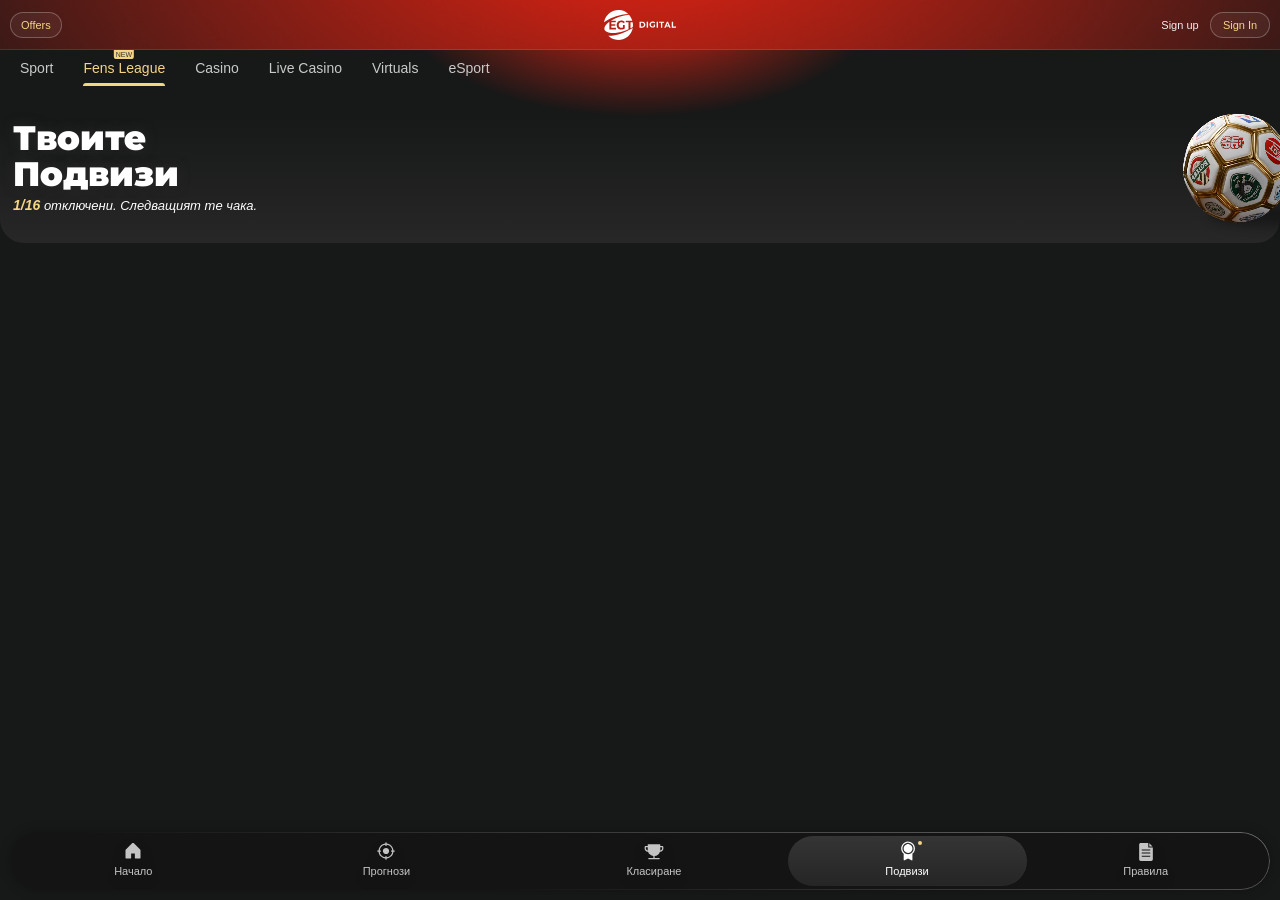
<file: achievements.html>
<!doctype html>
<html lang="bg">
<head>
  <meta charset="utf-8">
  <meta name="viewport" content="width=device-width, initial-scale=1">
  <title>Твоите Подвизи · Фенска Лига</title>
  <link rel="preconnect" href="https://fonts.googleapis.com">
  <link rel="preconnect" href="https://fonts.gstatic.com" crossorigin>
  <link href="https://fonts.googleapis.com/css2?family=Inter:wght@400;500;600;700&family=Montserrat:ital,wght@0,700;0,800;0,900;1,800&display=swap" rel="stylesheet">
  <!-- the header's background and the empty card's pitch start loading before the first paint,
       so they are there when the page is first drawn (they flashed in late on reload) -->
  <link rel="preload" href="assets/lobby-main/app-header-bgr.png" as="image">
  <link rel="preload" href="assets/lobby-main/event-empty-bgr.png" as="image">
  <link rel="stylesheet" href="styles.css">
  <!-- Hides the top block until the ball's bounce intro starts -->
  <script src="components/page-boot.js"></script>
</head>
<body>
  <!-- Подвизи: the page opened by "Подвизи" in the tab bar. Built like Класиране
       ("3.1 - Ranking / Seasonal", 308:9739): header and the shared top block, with the
       user's copy (2026-11-14); the rest is still to be designed. -->
  <div class="lobby-main">

    <!-- Figma: gradient-bgr (308:9742), the same red glow as the lobby -->
    <div class="gradient-bgr" aria-hidden="true"></div>

    <!-- Figma: header (308:9748) -->
    <header class="mobile-header">
      <div class="app-header">
        <div class="app-header__left">
          <a class="promo-item" href="#offers">Offers</a>
        </div>
        <div class="app-header__right">
          <a class="sign-up" href="#signup">Sign up</a>
          <a class="sign-in" href="#signin">Sign In</a>
        </div>
        <a class="logo" href="index.html" aria-label="EGT Digital">
          <span class="brand-logo"><img src="assets/lobby-main/egt-digital-logo.svg" alt="EGT Digital"></span>
        </a>
      </div>

      <!-- The same main-site links as on the lobby; "Fens League" leads back to the lobby -->
      <nav class="sub-header" aria-label="Main">
        <div class="sub-header__items">
          <a class="nav-link" href="index.html?tab=sport">Sport</a>
          <!-- Figma says "Fen League"; the user renamed it -->
          <a class="nav-link is-active" href="lobby.html" aria-current="page">Fens League<span class="nav-link__badge">NEW</span></a>
          <a class="nav-link" href="index.html?tab=casino">Casino</a>
          <a class="nav-link" href="index.html?tab=live-casino">Live Casino</a>
          <a class="nav-link" href="index.html?tab=virtuals">Virtuals</a>
          <a class="nav-link" href="index.html?tab=esport">eSport</a>
        </div>
      </nav>
    </header>

    <!-- Figma: Frame 15 (308:9745) with the title (308:9781), subtitle (308:9773) and ball (308:9778) -->
    <section class="page-hero">
      <h1 class="page-hero__title">Твоите<br>Подвизи</h1>
      <!-- 3 is a sample value; 16 = the official achievements in assets/achievements -->
      <p class="page-hero__subtitle page-hero__subtitle--achievements"><strong><span class="count-up" data-count="3">3</span>/16</strong> отключени. Следващият те чака.</p>

      <!-- Figma's ball screenshot, as the ball video (as on the lobby) -->
      <div class="sport-header__image" aria-hidden="true">
        <img class="sport-header__shadow" src="assets/lobby-main/ball-shadow.svg" alt="">
        <div class="sport-header__ball">
          <video class="sport-header__video" autoplay muted loop playsinline data-src-mov="assets/visual-primary.mov" data-src-webm="assets/visual-primary.webm"></video>
        </div>
      </div>
    </section>

    <!-- Figma: bottom tab bar, "Frame 181" (299:9412); Подвизи is this page -->
    <nav class="tab-nav" aria-label="Главно меню">
      <span class="tab-nav__active" aria-hidden="true" style="left: 218px; width: 66px"></span>
      <a class="tab-nav__item tab-nav__item--1" href="lobby.html">
        <svg class="tab-nav__icon" aria-hidden="true" width="20" height="20" viewBox="0 0 20 20" fill="none" xmlns="http://www.w3.org/2000/svg"><g><path d="M17.5 9.375V16.875C17.5 17.0408 17.4342 17.1997 17.3169 17.3169C17.1997 17.4342 17.0408 17.5 16.875 17.5H12.5C12.3342 17.5 12.1753 17.4342 12.0581 17.3169C11.9408 17.1997 11.875 17.0408 11.875 16.875V12.8125C11.875 12.7296 11.8421 12.6501 11.7835 12.5915C11.7249 12.5329 11.6454 12.5 11.5625 12.5H8.4375C8.35462 12.5 8.27513 12.5329 8.21653 12.5915C8.15792 12.6501 8.125 12.7296 8.125 12.8125V16.875C8.125 17.0408 8.05915 17.1997 7.94194 17.3169C7.82473 17.4342 7.66576 17.5 7.5 17.5H3.125C2.95924 17.5 2.80027 17.4342 2.68306 17.3169C2.56585 17.1997 2.5 17.0408 2.5 16.875V9.375C2.50015 9.04354 2.63195 8.72571 2.86641 8.49141L9.11641 2.24141C9.3508 2.00716 9.66862 1.87558 10 1.87558C10.3314 1.87558 10.6492 2.00716 10.8836 2.24141L17.1336 8.49141C17.368 8.72571 17.4998 9.04354 17.5 9.375Z" fill="white"/></g></svg>
        <span class="tab-nav__label">Начало</span>
      </a>
      <a class="tab-nav__item tab-nav__item--2" href="predictions.html">
        <svg class="tab-nav__icon" aria-hidden="true" width="20" height="20" viewBox="0 0 20 20" fill="none" xmlns="http://www.w3.org/2000/svg"><g><path d="M18.125 9.375H17.4734C17.3235 7.60894 16.5538 5.95282 15.3005 4.69953C14.0472 3.44624 12.3911 2.67654 10.625 2.52656V1.875C10.625 1.70924 10.5592 1.55027 10.4419 1.43306C10.3247 1.31585 10.1658 1.25 10 1.25C9.83424 1.25 9.67527 1.31585 9.55806 1.43306C9.44085 1.55027 9.375 1.70924 9.375 1.875V2.52656C7.60894 2.67654 5.95282 3.44624 4.69953 4.69953C3.44624 5.95282 2.67654 7.60894 2.52656 9.375H1.875C1.70924 9.375 1.55027 9.44085 1.43306 9.55806C1.31585 9.67527 1.25 9.83424 1.25 10C1.25 10.1658 1.31585 10.3247 1.43306 10.4419C1.55027 10.5592 1.70924 10.625 1.875 10.625H2.52656C2.67654 12.3911 3.44624 14.0472 4.69953 15.3005C5.95282 16.5538 7.60894 17.3235 9.375 17.4734V18.125C9.375 18.2908 9.44085 18.4497 9.55806 18.5669C9.67527 18.6842 9.83424 18.75 10 18.75C10.1658 18.75 10.3247 18.6842 10.4419 18.5669C10.5592 18.4497 10.625 18.2908 10.625 18.125V17.4734C12.3911 17.3235 14.0472 16.5538 15.3005 15.3005C16.5538 14.0472 17.3235 12.3911 17.4734 10.625H18.125C18.2908 10.625 18.4497 10.5592 18.5669 10.4419C18.6842 10.3247 18.75 10.1658 18.75 10C18.75 9.83424 18.6842 9.67527 18.5669 9.55806C18.4497 9.44085 18.2908 9.375 18.125 9.375ZM15.625 10.625H16.2188C16.0725 12.0587 15.4361 13.398 14.4171 14.4171C13.398 15.4361 12.0587 16.0725 10.625 16.2188V15.625C10.625 15.4592 10.5592 15.3003 10.4419 15.1831C10.3247 15.0658 10.1658 15 10 15C9.83424 15 9.67527 15.0658 9.55806 15.1831C9.44085 15.3003 9.375 15.4592 9.375 15.625V16.2188C7.94131 16.0725 6.60196 15.4361 5.58292 14.4171C4.56388 13.398 3.92754 12.0587 3.78125 10.625H4.375C4.54076 10.625 4.69973 10.5592 4.81694 10.4419C4.93415 10.3247 5 10.1658 5 10C5 9.83424 4.93415 9.67527 4.81694 9.55806C4.69973 9.44085 4.54076 9.375 4.375 9.375H3.78125C3.92754 7.94131 4.56388 6.60196 5.58292 5.58292C6.60196 4.56388 7.94131 3.92754 9.375 3.78125V4.375C9.375 4.54076 9.44085 4.69973 9.55806 4.81694C9.67527 4.93415 9.83424 5 10 5C10.1658 5 10.3247 4.93415 10.4419 4.81694C10.5592 4.69973 10.625 4.54076 10.625 4.375V3.78125C12.0587 3.92754 13.398 4.56388 14.4171 5.58292C15.4361 6.60196 16.0725 7.94131 16.2188 9.375H15.625C15.4592 9.375 15.3003 9.44085 15.1831 9.55806C15.0658 9.67527 15 9.83424 15 10C15 10.1658 15.0658 10.3247 15.1831 10.4419C15.3003 10.5592 15.4592 10.625 15.625 10.625ZM13.125 10C13.125 10.6181 12.9417 11.2223 12.5983 11.7362C12.255 12.2501 11.7669 12.6506 11.1959 12.8871C10.6249 13.1236 9.99653 13.1855 9.39034 13.065C8.78415 12.9444 8.22733 12.6467 7.79029 12.2097C7.35325 11.7727 7.05562 11.2158 6.93505 10.6097C6.81447 10.0035 6.87635 9.37513 7.11288 8.80411C7.3494 8.2331 7.74994 7.74504 8.26384 7.40166C8.77775 7.05828 9.38193 6.875 10 6.875C10.8288 6.875 11.6237 7.20424 12.2097 7.79029C12.7958 8.37634 13.125 9.1712 13.125 10Z" fill="white" fill-opacity="0.75"/></g></svg>
        <span class="tab-nav__label">Прогнози</span>
      </a>
      <a class="tab-nav__item tab-nav__item--3" href="rankings.html">
        <svg class="tab-nav__icon" aria-hidden="true" width="20" height="20" viewBox="0 0 20 20" fill="none" xmlns="http://www.w3.org/2000/svg"><g><path d="M18.125 5H16.25V3.75C16.25 3.58424 16.1842 3.42527 16.0669 3.30806C15.9497 3.19085 15.7908 3.125 15.625 3.125H4.375C4.20924 3.125 4.05027 3.19085 3.93306 3.30806C3.81585 3.42527 3.75 3.58424 3.75 3.75V5H1.875C1.54348 5 1.22554 5.1317 0.991116 5.36612C0.756696 5.60054 0.625 5.91848 0.625 6.25V7.5C0.625 8.3288 0.95424 9.12366 1.54029 9.70971C1.83047 9.99989 2.17497 10.2301 2.55411 10.3871C2.93326 10.5442 3.33962 10.625 3.75 10.625H4.03516C4.40332 11.7917 5.10529 12.825 6.0543 13.5971C7.00331 14.3693 8.15778 14.8464 9.375 14.9695V16.875H4.90891C4.74315 16.875 4.58418 16.9408 4.46697 17.0581C4.34976 17.1753 4.28391 17.3342 4.28391 17.5C4.28391 17.6658 4.34976 17.8247 4.46697 17.9419C4.58418 18.0592 4.74315 18.125 4.90891 18.125H15.0911C15.2569 18.125 15.4158 18.0592 15.533 17.9419C15.6502 17.8247 15.7161 17.6658 15.7161 17.5C15.7161 17.3342 15.6502 17.1753 15.533 17.0581C15.4158 16.9408 15.2569 16.875 15.0911 16.875H10.625V14.9672C13.1203 14.7148 15.1906 12.9641 15.9438 10.625H16.25C17.0788 10.625 17.8737 10.2958 18.4597 9.70971C19.0458 9.12366 19.375 8.3288 19.375 7.5V6.25C19.375 5.91848 19.2433 5.60054 19.0089 5.36612C18.7745 5.1317 18.4565 5 18.125 5ZM3.75 9.375C3.25272 9.375 2.77581 9.17746 2.42417 8.82583C2.07254 8.4742 1.875 7.99728 1.875 7.5V6.25H3.75V8.75C3.75 8.95833 3.76016 9.16667 3.78047 9.375H3.75ZM18.125 7.5C18.125 7.99728 17.9275 8.4742 17.5758 8.82583C17.2242 9.17746 16.7473 9.375 16.25 9.375H16.2109C16.2366 9.14411 16.2496 8.912 16.25 8.67969V6.25H18.125V7.5Z" fill="white" fill-opacity="0.75"/></g></svg>
        <span class="tab-nav__label">Класиране</span>
      </a>
      <a class="tab-nav__item tab-nav__item--4 is-active" href="achievements.html" aria-current="page">
        <svg class="tab-nav__icon" aria-hidden="true" width="20" height="20" viewBox="0 0 20 20" fill="none" xmlns="http://www.w3.org/2000/svg"><g><path d="M17.9276 7.49997C17.9283 6.34138 17.6362 5.2014 17.0784 4.18593C16.5206 3.17045 15.7152 2.31241 14.737 1.69151C13.7589 1.0706 12.6396 0.706975 11.4833 0.634393C10.327 0.561812 9.1711 0.782634 8.12297 1.27635C7.07484 1.77006 6.16848 2.52065 5.48807 3.45841C4.80766 4.39616 4.37528 5.49066 4.23109 6.64025C4.08689 7.78983 4.23556 8.95721 4.66328 10.034C5.091 11.1107 5.78391 12.0619 6.67763 12.7992V18.75C6.67756 18.8566 6.70474 18.9614 6.7566 19.0545C6.80847 19.1476 6.88328 19.226 6.97394 19.282C7.0646 19.3381 7.16809 19.37 7.27458 19.3748C7.38106 19.3796 7.487 19.357 7.58232 19.3093L11.0526 17.5781L14.5237 19.3133C14.6107 19.3549 14.7062 19.376 14.8026 19.375C14.9684 19.375 15.1274 19.3091 15.2446 19.1919C15.3618 19.0747 15.4276 18.9157 15.4276 18.75V12.7992C16.2096 12.1552 16.8393 11.346 17.2716 10.4298C17.7038 9.51356 17.9278 8.51302 17.9276 7.49997ZM5.42763 7.49997C5.42763 6.38745 5.75753 5.29992 6.37562 4.37489C6.9937 3.44986 7.8722 2.72889 8.90004 2.30315C9.92787 1.87741 11.0589 1.76601 12.15 1.98305C13.2412 2.2001 14.2434 2.73582 15.0301 3.5225C15.8168 4.30917 16.3525 5.31144 16.5696 6.40259C16.7866 7.49373 16.6752 8.62473 16.2495 9.65257C15.8237 10.6804 15.1027 11.5589 14.1777 12.177C13.2527 12.7951 12.1652 13.125 11.0526 13.125C9.5613 13.1233 8.13152 12.5302 7.07698 11.4756C6.02245 10.4211 5.42929 8.99131 5.42763 7.49997ZM6.67763 7.49997C6.67763 6.63468 6.93422 5.78882 7.41495 5.06935C7.89568 4.34989 8.57897 3.78913 9.37839 3.458C10.1778 3.12686 11.0575 3.04022 11.9062 3.20904C12.7548 3.37785 13.5344 3.79452 14.1462 4.40638C14.7581 5.01823 15.1748 5.79778 15.3436 6.64645C15.5124 7.49512 15.4257 8.37478 15.0946 9.17421C14.7635 9.97364 14.2027 10.6569 13.4833 11.1377C12.7638 11.6184 11.9179 11.875 11.0526 11.875C9.89269 11.8737 8.78061 11.4124 7.96041 10.5922C7.14021 9.77199 6.67887 8.65991 6.67763 7.49997Z" fill="white" fill-opacity="0.75"/></g></svg>
        <span class="tab-nav__label">Подвизи</span>
        <span class="tab-nav__dot" aria-hidden="true"></span>
      </a>
      <a class="tab-nav__item tab-nav__item--5" href="rules.html">
        <svg class="tab-nav__icon" aria-hidden="true" width="20" height="20" viewBox="0 0 20 20" fill="none" xmlns="http://www.w3.org/2000/svg"><g><g><path d="M12.807 5.59591C12.6675 5.59591 12.5337 5.54071 12.4351 5.44245C12.3365 5.3442 12.281 5.21094 12.281 5.07199V1.05263H4.7368C4.31821 1.05316 3.91692 1.21903 3.62093 1.51386C3.32494 1.80869 3.15842 2.20842 3.15789 2.62538V17.3746C3.15842 17.7916 3.32494 18.1913 3.62093 18.4861C3.91692 18.781 4.31821 18.9468 4.7368 18.9474H15.2632C15.6818 18.9468 16.0831 18.781 16.3791 18.4861C16.6751 18.1913 16.8416 17.7916 16.8421 17.3746V5.59591H12.807ZM13.8599 14.753H6.14006C6.00043 14.753 5.86652 14.6978 5.76779 14.5994C5.66906 14.5011 5.61359 14.3677 5.61359 14.2286C5.61359 14.0895 5.66906 13.9562 5.76779 13.8578C5.86652 13.7595 6.00043 13.7042 6.14006 13.7042H13.8589C13.9986 13.7042 14.1325 13.7595 14.2312 13.8578C14.33 13.9562 14.3854 14.0895 14.3854 14.2286C14.3854 14.3677 14.33 14.5011 14.2312 14.5994C14.1325 14.6978 13.9996 14.753 13.8599 14.753ZM13.8589 11.6075H6.14006C6.00043 11.6075 5.86652 11.5523 5.76779 11.4539C5.66906 11.3556 5.61359 11.2222 5.61359 11.0831C5.61359 10.944 5.66906 10.8107 5.76779 10.7123C5.86652 10.614 6.00043 10.5587 6.14006 10.5587H13.8589C13.9986 10.5587 14.1325 10.614 14.2312 10.7123C14.33 10.8107 14.3854 10.944 14.3854 11.0831C14.3854 11.2222 14.33 11.3556 14.2312 11.4539C14.1325 11.5523 13.9986 11.6075 13.8589 11.6075ZM13.8589 8.46205H6.14006C6.00043 8.46205 5.86652 8.4068 5.76779 8.30845C5.66906 8.2101 5.61359 8.07672 5.61359 7.93763C5.61359 7.79855 5.66906 7.66516 5.76779 7.56681C5.86652 7.46847 6.00043 7.41322 6.14006 7.41322H13.8589C13.9986 7.41322 14.1325 7.46847 14.2312 7.56681C14.33 7.66516 14.3854 7.79855 14.3854 7.93763C14.3854 8.07672 14.33 8.2101 14.2312 8.30845C14.1325 8.4068 13.9986 8.46205 13.8589 8.46205Z" fill="white" fill-opacity="0.75"/><path d="M13.3333 1.35942V4.54767H16.534L13.3333 1.35942Z" fill="white" fill-opacity="0.75"/></g></g></svg>
        <span class="tab-nav__label">Правила</span>
      </a>
    </nav>
  </div>

  <!-- loads the ball video and starts it from a random point -->
  <script src="components/ball-video.js"></script>
  <!-- the ball and title slide off / on when moving between the product's pages -->
  <script src="components/page-motion.js"></script>
  <script src="components/tab-nav.js"></script>
  <script src="components/hero-intro.js"></script>
</body>
</html>
</file>
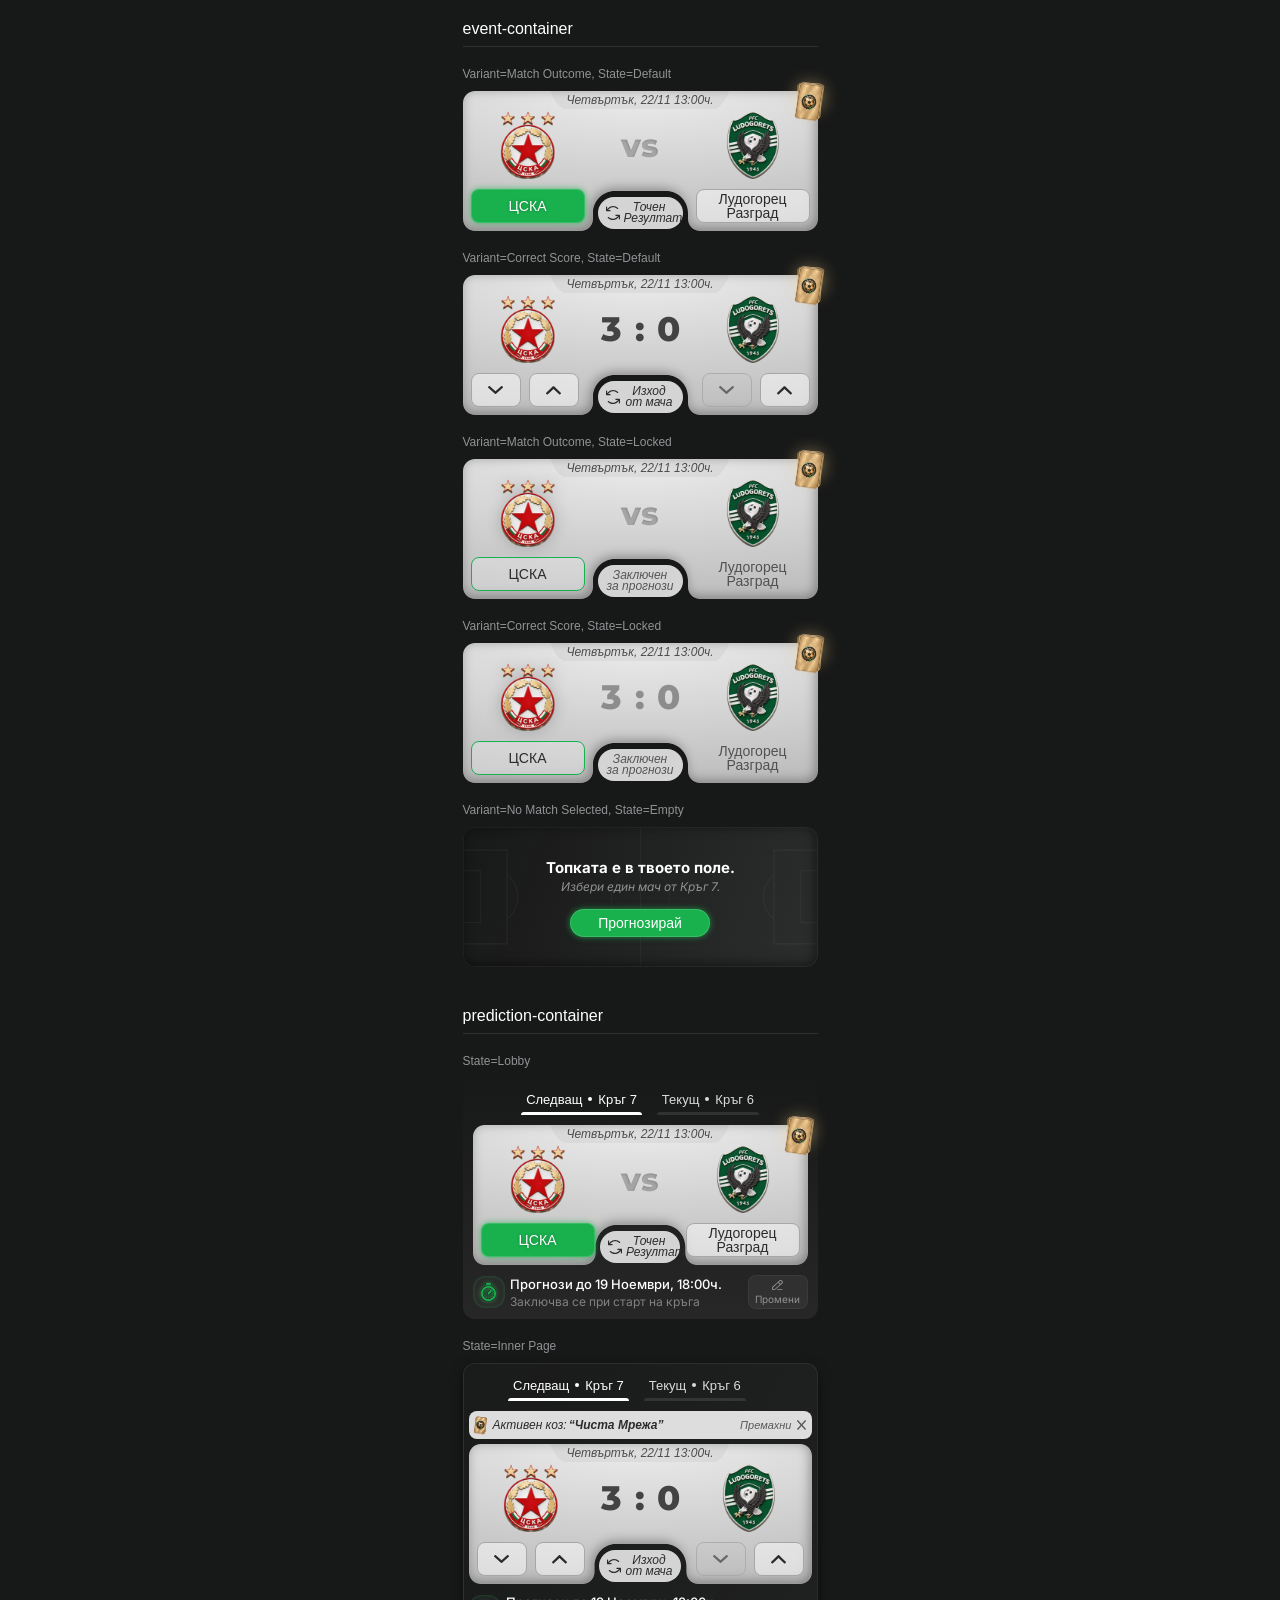
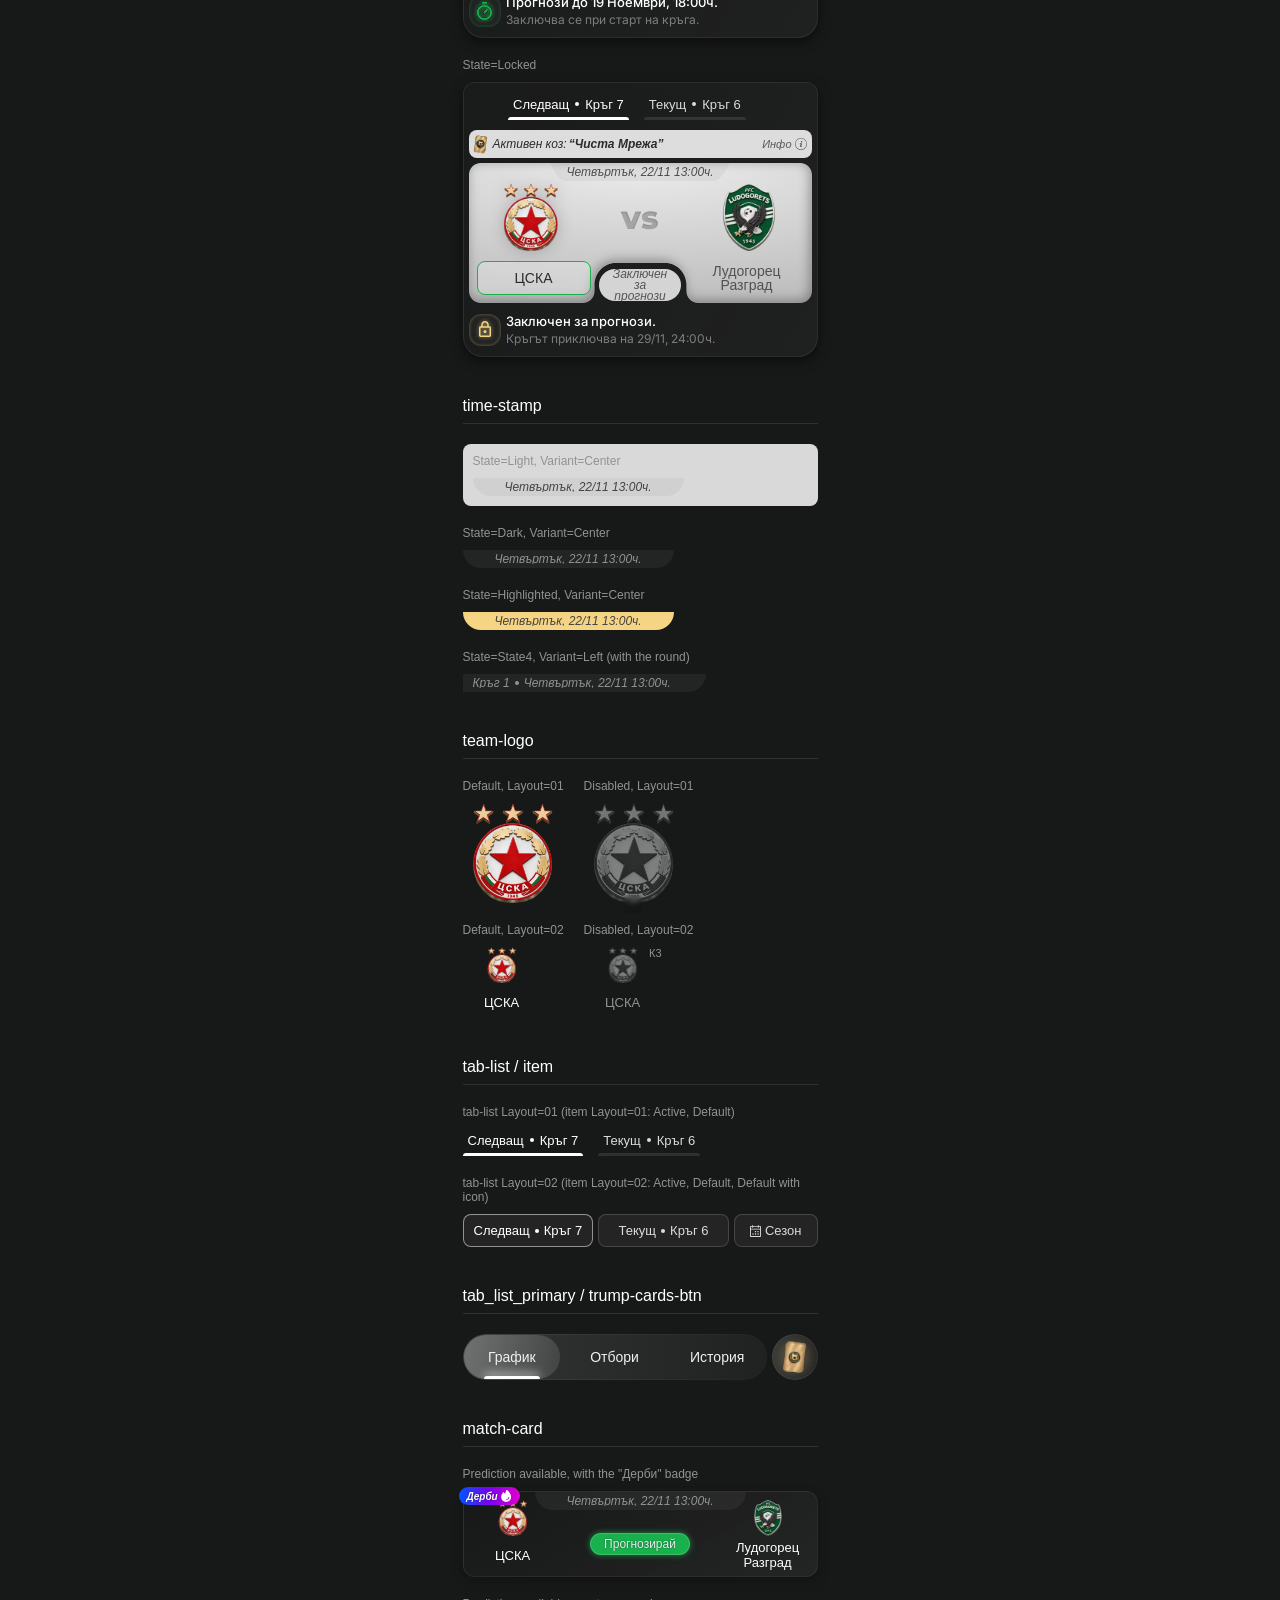
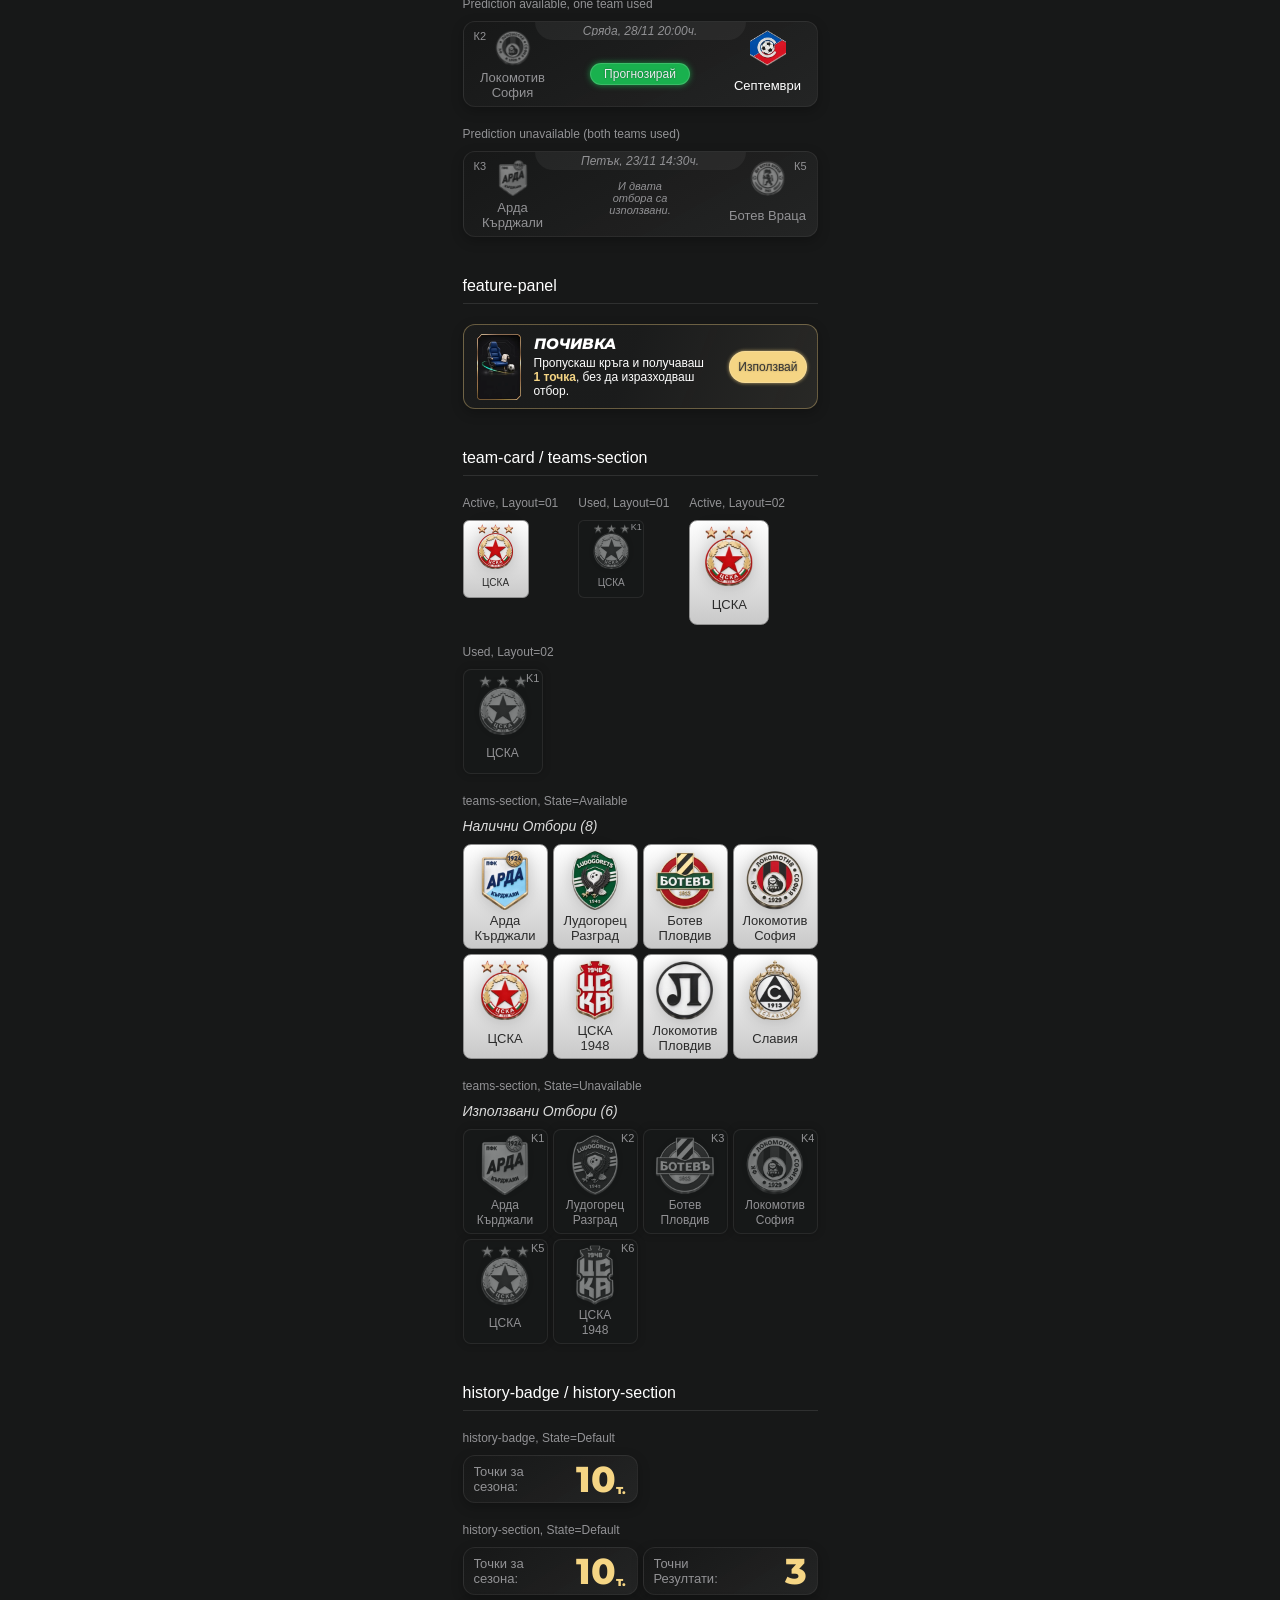
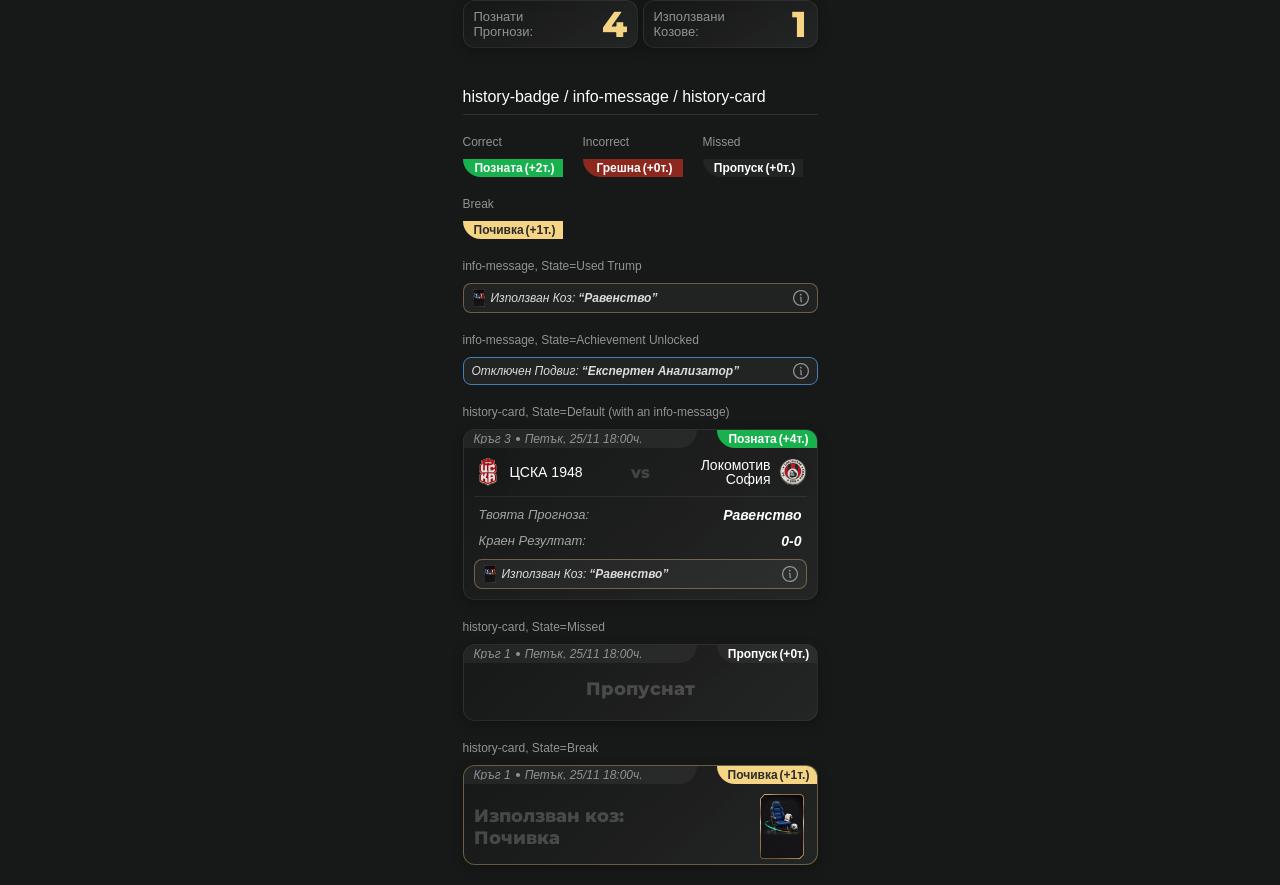
<file: components.html>
<!doctype html>
<html lang="bg">
<head>
  <meta charset="utf-8">
  <meta name="viewport" content="width=device-width, initial-scale=1">
  <title>Компоненти</title>
  <link rel="preconnect" href="https://fonts.googleapis.com">
  <link rel="preconnect" href="https://fonts.gstatic.com" crossorigin>
  <link href="https://fonts.googleapis.com/css2?family=Inter:ital,wght@0,400;0,500;0,700;1,400&family=Montserrat:ital,wght@0,700;0,800;0,900;1,800&display=swap" rel="stylesheet">
  <link rel="stylesheet" href="styles.css">
  <link rel="stylesheet" href="components/event-container.css">
  <script src="components/event-container.js"></script>
  <style>
    /* Showcase page only: every component of the Figma page "Components" (238:8706) that
       the lobby and Прогнози use, each with all of its Figma states, 355px wide like the
       phone layout */
    .showcase {
      display: flex;
      flex-direction: column;
      gap: 40px;
      max-width: 395px;
      margin: 0 auto;
      padding: 20px;
      color: #929295;
    }
    .showcase > section {
      display: flex;
      flex-direction: column;
      gap: 20px;
    }
    .showcase h1 {
      padding-bottom: 8px;
      border-bottom: 1px solid #ffffff1a;
      font-size: 16px;
      font-weight: 500;
      color: #ffffff;
    }
    .showcase h2 {
      margin-bottom: 10px;
      font-size: 12px;
      font-weight: 500;
    }
    .showcase .row {
      display: flex;
      flex-wrap: wrap;
      align-items: flex-start;
      gap: 20px;
    }
    .showcase .light-bg { padding: 10px; border-radius: 8px; background: #d9d9d9; }
  </style>
</head>
<body>
  <div class="showcase">

    <!-- event-container (276:9189) -->
    <section>
      <h1>event-container</h1>
      <div>
        <h2>Variant=Match Outcome, State=Default</h2>
        <event-container variant="match-outcome" state="default" trump-card></event-container>
      </div>
      <div>
        <h2>Variant=Correct Score, State=Default</h2>
        <event-container variant="correct-score" state="default" trump-card></event-container>
      </div>
      <div>
        <h2>Variant=Match Outcome, State=Locked</h2>
        <event-container variant="match-outcome" state="locked" trump-card></event-container>
      </div>
      <div>
        <h2>Variant=Correct Score, State=Locked</h2>
        <event-container variant="correct-score" state="locked" trump-card></event-container>
      </div>
      <div>
        <h2>Variant=No Match Selected, State=Empty</h2>
        <event-container variant="no-match"></event-container>
      </div>
    </section>

    <!-- prediction-container (260:10687) -->
    <section>
      <h1>prediction-container</h1>
      <div>
        <h2>State=Lobby</h2>
        <div class="prediction">
          <div class="tab-list">
            <span class="tab-item is-active"><span class="tab-item__content">Следващ <img class="tab-item__dot" src="assets/lobby-main/dot-active.svg" alt=""> Кръг 7</span><span class="tab-item__highlighter"></span></span>
            <span class="tab-item"><span class="tab-item__content">Текущ <img class="tab-item__dot" src="assets/lobby-main/dot-inactive.svg" alt=""> Кръг 6</span><span class="tab-item__highlighter"></span></span>
          </div>
          <event-container variant="match-outcome" state="default" trump-card></event-container>
          <div class="info-bottom">
            <div class="info-bottom__left">
              <span class="info-bottom__icon"><img src="assets/lobby-main/icon-timer.svg" alt=""></span>
              <div class="info-bottom__text">
                <p class="info-bottom__title">Прогнози до 19 Ноември, 18:00ч.</p>
                <p class="info-bottom__note">Заключва се при старт на кръга</p>
              </div>
            </div>
            <button class="edit-btn" type="button"><span class="edit-btn__icon"><img src="assets/lobby-main/icon-edit.svg" alt=""></span>Промени</button>
          </div>
        </div>
      </div>
      <div>
        <h2>State=Inner Page</h2>
        <div class="prediction prediction--inner">
          <div class="tab-list">
            <span class="tab-item is-active"><span class="tab-item__content">Следващ <img class="tab-item__dot" src="assets/lobby-main/dot-active.svg" alt=""> Кръг 7</span><span class="tab-item__highlighter"></span></span>
            <span class="tab-item"><span class="tab-item__content">Текущ <img class="tab-item__dot" src="assets/lobby-main/dot-inactive.svg" alt=""> Кръг 6</span><span class="tab-item__highlighter"></span></span>
          </div>
          <div class="round-stack">
            <div class="trump-label">
              <span class="trump-label__cards" aria-hidden="true">
                <span class="trump-label__card trump-label__card--1"><img src="assets/trump-cards/a-small.webp" alt=""></span>
                <span class="trump-label__card trump-label__card--2"><img src="assets/trump-cards/a-small.webp" alt=""></span>
                <span class="trump-label__card trump-label__card--3"><img src="assets/trump-cards/a-small.webp" alt=""></span>
              </span>
              <p class="trump-label__text"><span>Активен коз:</span> <strong>“Чиста Мрежа”</strong></p>
              <span class="trump-label__remove">Премахни <span class="trump-label__close"><img src="assets/lobby-main/icon-close.svg" alt=""></span></span>
            </div>
            <event-container variant="correct-score" state="default" home-crest="assets/crests/cska.webp" away-crest="assets/crests/ludogorets.webp"></event-container>
          </div>
          <div class="info-bottom">
            <div class="info-bottom__left">
              <span class="info-bottom__icon"><img src="assets/lobby-main/icon-timer.svg" alt=""></span>
              <div class="info-bottom__text">
                <p class="info-bottom__title">Прогнози до 19 Ноември, 18:00ч.</p>
                <p class="info-bottom__note">Заключва се при старт на кръга.</p>
              </div>
            </div>
          </div>
        </div>
      </div>
      <div>
        <h2>State=Locked</h2>
        <div class="prediction prediction--locked">
          <div class="tab-list">
            <span class="tab-item is-active"><span class="tab-item__content">Следващ <img class="tab-item__dot" src="assets/lobby-main/dot-active.svg" alt=""> Кръг 7</span><span class="tab-item__highlighter"></span></span>
            <span class="tab-item"><span class="tab-item__content">Текущ <img class="tab-item__dot" src="assets/lobby-main/dot-inactive.svg" alt=""> Кръг 6</span><span class="tab-item__highlighter"></span></span>
          </div>
          <div class="round-stack">
            <div class="trump-label">
              <span class="trump-label__cards" aria-hidden="true">
                <span class="trump-label__card trump-label__card--1"><img src="assets/trump-cards/a-small.webp" alt=""></span>
                <span class="trump-label__card trump-label__card--2"><img src="assets/trump-cards/a-small.webp" alt=""></span>
                <span class="trump-label__card trump-label__card--3"><img src="assets/trump-cards/a-small.webp" alt=""></span>
              </span>
              <p class="trump-label__text"><span>Активен коз:</span> <strong>“Чиста Мрежа”</strong></p>
              <span class="trump-label__remove trump-label__info">Инфо <img src="assets/lobby-main/icon-info.svg" alt="" width="12" height="12"></span>
            </div>
            <event-container variant="match-outcome" state="locked" home-crest="assets/crests/cska.webp" away-crest="assets/crests/ludogorets.webp"></event-container>
          </div>
          <div class="info-bottom">
            <div class="info-bottom__left">
              <span class="info-bottom__icon info-bottom__icon--locked"><span class="info-bottom__lock"><img src="assets/lobby-main/icon-lock.svg" alt=""></span></span>
              <div class="info-bottom__text"><p class="info-bottom__locked-title">Заключен за прогнози.</p><p class="info-bottom__note">Кръгът приключва на 29/11, 24:00ч.</p></div>
            </div>
          </div>
        </div>
      </div>
    </section>

    <!-- time-stamp (316:12876) -->
    <section>
      <h1>time-stamp</h1>
      <div class="light-bg">
        <h2>State=Light, Variant=Center</h2>
        <div class="time-stamp" style="width: 211px"><span>Четвъртък, 22/11 13:00ч.</span></div>
      </div>
      <div>
        <h2>State=Dark, Variant=Center</h2>
        <div class="time-stamp time-stamp--dark" style="width: 211px"><span>Четвъртък, 22/11 13:00ч.</span></div>
      </div>
      <div>
        <h2>State=Highlighted, Variant=Center</h2>
        <div class="time-stamp time-stamp--highlighted" style="width: 211px"><span>Четвъртък, 22/11 13:00ч.</span></div>
      </div>
      <div>
        <h2>State=State4, Variant=Left (with the round)</h2>
        <div class="time-stamp time-stamp--left"><span>Кръг 1</span><img src="assets/lobby-main/ellipse-divider.svg" alt=""><span>Четвъртък, 22/11 13:00ч.</span></div>
      </div>
    </section>

    <!-- team-logo (316:16285) -->
    <section>
      <h1>team-logo</h1>
      <div class="row">
        <div>
          <h2>Default, Layout=01</h2>
          <div class="team-logo"><img src="assets/crests/cska.webp" alt=""></div>
        </div>
        <div>
          <h2>Disabled, Layout=01</h2>
          <div class="team-logo team-logo--disabled"><img src="assets/crests/cska.webp" alt=""><span class="team-logo__round">К3</span></div>
        </div>
      </div>
      <div class="row">
        <div>
          <h2>Default, Layout=02</h2>
          <div class="team-logo team-logo--02"><img src="assets/crests/cska-small.webp" alt=""><span class="team-logo__name">ЦСКА</span></div>
        </div>
        <div>
          <h2>Disabled, Layout=02</h2>
          <div class="team-logo team-logo--02 team-logo--disabled"><img src="assets/crests/cska-small.webp" alt=""><span class="team-logo__name">ЦСКА</span><span class="team-logo__used">К3</span></div>
        </div>
      </div>
    </section>

    <!-- tab-list (244:9072) and item (244:9046) -->
    <section>
      <h1>tab-list / item</h1>
      <div>
        <h2>tab-list Layout=01 (item Layout=01: Active, Default)</h2>
        <div class="tab-list">
          <span class="tab-item is-active"><span class="tab-item__content">Следващ <img class="tab-item__dot" src="assets/lobby-main/dot-active.svg" alt=""> Кръг 7</span><span class="tab-item__highlighter"></span></span>
          <span class="tab-item"><span class="tab-item__content">Текущ <img class="tab-item__dot" src="assets/lobby-main/dot-inactive.svg" alt=""> Кръг 6</span><span class="tab-item__highlighter"></span></span>
        </div>
      </div>
      <div>
        <h2>tab-list Layout=02 (item Layout=02: Active, Default, Default with icon)</h2>
        <div class="tab-list-02">
          <span class="tab-item-02 is-active"><span class="tab-item-02__content">Следващ <img src="assets/lobby-main/dot-active.svg" alt=""> Кръг 7</span></span>
          <span class="tab-item-02"><span class="tab-item-02__content">Текущ <img src="assets/lobby-main/dot-inactive.svg" alt=""> Кръг 6</span></span>
          <span class="tab-item-02 tab-item-02--icon"><span class="tab-item-02__calendar"><img src="assets/lobby-main/icon-calendar.svg" alt=""></span><span class="tab-item-02__content">Сезон</span></span>
        </div>
      </div>
    </section>

    <!-- tab_list_primary + trump-cards-btn (356:10296) -->
    <section>
      <h1>tab_list_primary / trump-cards-btn</h1>
      <div class="tab-primary-row">
        <div class="tab-primary">
          <span class="tab-primary__item is-active">График</span>
          <span class="tab-primary__item">Отбори</span>
          <span class="tab-primary__item">История</span>
        </div>
        <span class="trump-cards-btn">
          <span class="trump-cards-btn__icon" aria-hidden="true">
            <span class="trump-cards-btn__blur"><img src="assets/lobby-main/trump-btn-blur.svg" alt=""></span>
            <span class="trump-cards-btn__card--1"><img src="assets/trump-cards/a-small.webp" alt=""></span>
            <span class="trump-cards-btn__card--2"><img src="assets/trump-cards/a-small.webp" alt=""></span>
            <span class="trump-cards-btn__card--3"><img src="assets/trump-cards/b-small.webp" alt=""></span>
          </span>
        </span>
      </div>
    </section>

    <!-- match-card (361:11019) -->
    <section>
      <h1>match-card</h1>
      <div>
        <h2>Prediction available, with the "Дерби" badge</h2>
        <div class="match-card">
          <div class="time-stamp time-stamp--dark"><span>Четвъртък, 22/11 13:00ч.</span></div>
          <div class="match-card__teams">
            <div class="team-logo team-logo--02"><img src="assets/crests/cska-small.webp" alt=""><span class="team-logo__name">ЦСКА</span></div>
            <div class="match-card__middle match-card__middle--action"><span class="secondary-btn">Прогнозирай</span></div>
            <div class="team-logo team-logo--02"><img src="assets/crests/ludogorets-small.webp" alt=""><span class="team-logo__name">Лудогорец<br>Разград</span></div>
          </div>
          <span class="match-card__badge">Дерби <span class="match-card__fire"><img src="assets/lobby-main/icon-fire.svg" alt=""></span></span>
        </div>
      </div>
      <div>
        <h2>Prediction available, one team used</h2>
        <div class="match-card">
          <div class="time-stamp time-stamp--dark"><span>Сряда, 28/11 20:00ч.</span></div>
          <div class="match-card__teams">
            <div class="team-logo team-logo--02 team-logo--disabled"><img src="assets/crests/lokomotiv-sofia-small.webp" alt=""><span class="team-logo__name">Локомотив София</span><span class="team-logo__used team-logo__used--left">К2</span></div>
            <div class="match-card__middle match-card__middle--action"><span class="secondary-btn">Прогнозирай</span></div>
            <div class="team-logo team-logo--02"><img src="assets/crests/septemvri-small.webp" alt=""><span class="team-logo__name">Септември</span></div>
          </div>
        </div>
      </div>
      <div>
        <h2>Prediction unavailable (both teams used)</h2>
        <div class="match-card">
          <div class="time-stamp time-stamp--dark"><span>Петък, 23/11 14:30ч.</span></div>
          <div class="match-card__teams">
            <div class="team-logo team-logo--02 team-logo--disabled"><img src="assets/crests/arda-small.webp" alt=""><span class="team-logo__name">Aрда Кърджали</span><span class="team-logo__used team-logo__used--left">К3</span></div>
            <div class="match-card__middle match-card__middle--unavailable"><p class="match-card__note">И двата отбора са използвани.</p></div>
            <div class="team-logo team-logo--02 team-logo--disabled"><img src="assets/crests/botev-vratsa-small.webp" alt=""><span class="team-logo__name">Ботев Враца</span><span class="team-logo__used">К5</span></div>
          </div>
        </div>
      </div>
    </section>

    <!-- feature-panel (366:11897) -->
    <section>
      <h1>feature-panel</h1>
      <div class="feature-panel">
        <img class="feature-panel__image" src="assets/trump-cards/rest-small.webp" alt="">
        <div class="feature-panel__text">
          <p class="feature-panel__title">ПОЧИВКА</p>
          <p class="feature-panel__body">Пропускаш кръга и получаваш<br><strong>1 точка</strong>, без да изразходваш отбор.</p>
        </div>
        <span class="feature-panel__btn">Използвай</span>
      </div>
    </section>

    <!-- team-card (289:8051) and teams-section (372:12913) -->
    <section>
      <h1>team-card / teams-section</h1>
      <div class="row">
        <div>
          <h2>Active, Layout=01</h2>
          <div class="teams" style="grid-template-columns: 66px; width: 66px; height: auto"><div class="team-card"><img src="assets/crests/cska-small.webp" alt=""><span>ЦСКА</span></div></div>
        </div>
        <div>
          <h2>Used, Layout=01</h2>
          <div class="teams" style="grid-template-columns: 66px; width: 66px; height: auto"><div class="team-card is-used"><img src="assets/crests/cska-small.webp" alt=""><span>ЦСКА</span><i>K1</i></div></div>
        </div>
        <div>
          <h2>Active, Layout=02</h2>
          <div class="team-card-02" style="width: 80px; height: 105px"><img src="assets/crests/cska-small.webp" alt=""><span class="team-card-02__name">ЦСКА</span></div>
        </div>
        <div>
          <h2>Used, Layout=02</h2>
          <div class="team-card-02 team-card-02--used" style="width: 80px; height: 105px"><img src="assets/crests/cska-small.webp" alt=""><span class="team-card-02__name">ЦСКА</span><span class="team-card-02__round">K1</span></div>
        </div>
      </div>
      <div>
        <h2>teams-section, State=Available</h2>
        <div class="teams-section">
          <p class="teams-section__title">Налични Отбори (8)</p>
          <div class="teams-section__grid">
            <div class="team-card-02"><img src="assets/crests/arda-small.webp" alt=""><span class="team-card-02__name">Арда<br>Кърджали</span></div>
            <div class="team-card-02"><img src="assets/crests/ludogorets-small.webp" alt=""><span class="team-card-02__name">Лудогорец<br>Разград</span></div>
            <div class="team-card-02"><img src="assets/crests/botev-plovdiv-small.webp" alt=""><span class="team-card-02__name">Ботев<br>Пловдив</span></div>
            <div class="team-card-02"><img src="assets/crests/lokomotiv-sofia-small.webp" alt=""><span class="team-card-02__name">Локомотив<br>София</span></div>
            <div class="team-card-02"><img src="assets/crests/cska-small.webp" alt=""><span class="team-card-02__name">ЦСКА</span></div>
            <div class="team-card-02"><img src="assets/crests/cska-1948-small.webp" alt=""><span class="team-card-02__name">ЦСКА<br>1948</span></div>
            <div class="team-card-02"><img src="assets/crests/lokomotiv-plovdiv-small.webp" alt=""><span class="team-card-02__name">Локомотив<br>Пловдив</span></div>
            <div class="team-card-02"><img src="assets/crests/slavia-small.webp" alt=""><span class="team-card-02__name">Славия</span></div>
          </div>
        </div>
      </div>
      <div>
        <h2>teams-section, State=Unavailable</h2>
        <div class="teams-section">
          <p class="teams-section__title">Използвани Отбори (6)</p>
          <div class="teams-section__grid">
            <div class="team-card-02 team-card-02--used"><img src="assets/crests/arda-small.webp" alt=""><span class="team-card-02__name">Арда<br>Кърджали</span><span class="team-card-02__round">K1</span></div>
            <div class="team-card-02 team-card-02--used"><img src="assets/crests/ludogorets-small.webp" alt=""><span class="team-card-02__name">Лудогорец<br>Разград</span><span class="team-card-02__round">K2</span></div>
            <div class="team-card-02 team-card-02--used"><img src="assets/crests/botev-plovdiv-small.webp" alt=""><span class="team-card-02__name">Ботев<br>Пловдив</span><span class="team-card-02__round">K3</span></div>
            <div class="team-card-02 team-card-02--used"><img src="assets/crests/lokomotiv-sofia-small.webp" alt=""><span class="team-card-02__name">Локомотив<br>София</span><span class="team-card-02__round">K4</span></div>
            <div class="team-card-02 team-card-02--used"><img src="assets/crests/cska-small.webp" alt=""><span class="team-card-02__name">ЦСКА</span><span class="team-card-02__round">K5</span></div>
            <div class="team-card-02 team-card-02--used"><img src="assets/crests/cska-1948-small.webp" alt=""><span class="team-card-02__name">ЦСКА<br>1948</span><span class="team-card-02__round">K6</span></div>
          </div>
        </div>
      </div>
    </section>

    <!-- history-badge (375:13688) and history-section (375:13717) -->
    <section>
      <h1>history-badge / history-section</h1>
      <div>
        <h2>history-badge, State=Default</h2>
        <div class="history-stat" style="width: 175px"><p class="history-stat__label">Toчки за<br>сезона:</p><p class="history-stat__points"><span class="history-stat__number">10</span><span class="history-stat__unit">т.</span></p></div>
      </div>
      <div>
        <h2>history-section, State=Default</h2>
        <div class="history-section">
          <div class="history-stat"><p class="history-stat__label">Toчки за<br>сезона:</p><p class="history-stat__points"><span class="history-stat__number">10</span><span class="history-stat__unit">т.</span></p></div>
          <div class="history-stat"><p class="history-stat__label">Точни<br>Резултати:</p><p class="history-stat__points"><span class="history-stat__number">3</span></p></div>
          <div class="history-stat"><p class="history-stat__label">Познати<br>Прогнози:</p><p class="history-stat__points"><span class="history-stat__number">4</span></p></div>
          <div class="history-stat"><p class="history-stat__label">Използвани<br>Козове:</p><p class="history-stat__points"><span class="history-stat__number">1</span></p></div>
        </div>
      </div>
    </section>

    <!-- history-badge (375:14012), info-message (378:14502), history-card (375:13991) -->
    <section>
      <h1>history-badge / info-message / history-card</h1>
      <div class="row">
        <div><h2>Correct</h2><span class="history-badge">Позната <span>(+2т.)</span></span></div>
        <div><h2>Incorrect</h2><span class="history-badge history-badge--incorrect">Грешна <span>(+0т.)</span></span></div>
        <div><h2>Missed</h2><span class="history-badge history-badge--missed">Пропуск <span>(+0т.)</span></span></div>
        <div><h2>Break</h2><span class="history-badge history-badge--break">Почивка <span>(+1т.)</span></span></div>
      </div>
      <div>
        <h2>info-message, State=Used Trump</h2>
        <div class="info-message">
          <img class="info-message__card" src="assets/trump-cards/even-small.webp" alt="">
          <p class="info-message__text"><span>Използван Коз:</span><strong>“Равенство”</strong></p>
          <img class="info-message__info" src="assets/lobby-main/icon-info-light.svg" alt="">
        </div>
      </div>
      <div>
        <h2>info-message, State=Achievement Unlocked</h2>
        <div class="info-message info-message--achievement">
          <p class="info-message__text"><span>Отключен Подвиг:</span><strong>“Експертен Анализатор”</strong></p>
          <img class="info-message__info" src="assets/lobby-main/icon-info-light.svg" alt="">
        </div>
      </div>
      <div>
        <h2>history-card, State=Default (with an info-message)</h2>
        <div class="history-card">
          <div class="history-card__top">
            <div class="time-stamp time-stamp--left"><span>Кръг 3</span><img src="assets/lobby-main/ellipse-divider.svg" alt=""><span>Петък, 25/11 18:00ч.</span></div>
            <span class="history-badge">Позната <span>(+4т.)</span></span>
          </div>
          <div class="history-card__body">
            <div class="history-card__teams">
              <div class="history-card__team"><img src="assets/crests/cska-1948-small.webp" alt=""><span class="history-card__name">ЦСКА 1948</span></div>
              <span class="match-card__vs">vs</span>
              <div class="history-card__team"><span class="history-card__name">Локомотив<br>София</span><img src="assets/crests/lokomotiv-sofia-small.webp" alt=""></div>
            </div>
            <div class="history-card__divider"></div>
            <div class="history-card__row"><span class="history-card__label">Твоята Прогноза:</span><span class="history-card__value">Равенство</span></div>
            <div class="history-card__row"><span class="history-card__label">Краен Резултат:</span><span class="history-card__value">0-0</span></div>
            <div class="info-message">
              <img class="info-message__card" src="assets/trump-cards/even-small.webp" alt="">
              <p class="info-message__text"><span>Използван Коз:</span><strong>“Равенство”</strong></p>
              <img class="info-message__info" src="assets/lobby-main/icon-info-light.svg" alt="">
            </div>
          </div>
        </div>
      </div>
      <div>
        <h2>history-card, State=Missed</h2>
        <div class="history-card">
          <div class="history-card__top">
            <div class="time-stamp time-stamp--left"><span>Кръг 1</span><img src="assets/lobby-main/ellipse-divider.svg" alt=""><span>Петък, 25/11 18:00ч.</span></div>
            <span class="history-badge history-badge--missed">Пропуск <span>(+0т.)</span></span>
          </div>
          <div class="history-card__body history-card__body--missed"><p class="history-card__missed">Пропуснат</p></div>
        </div>
      </div>
      <div>
        <h2>history-card, State=Break</h2>
        <div class="history-card history-card--break">
          <div class="history-card__top">
            <div class="time-stamp time-stamp--left"><span>Кръг 1</span><img src="assets/lobby-main/ellipse-divider.svg" alt=""><span>Петък, 25/11 18:00ч.</span></div>
            <span class="history-badge history-badge--break">Почивка <span>(+1т.)</span></span>
          </div>
          <div class="history-card__body history-card__body--break">
            <p class="history-card__break">Използван коз:<br>Почивка</p>
            <img class="history-card__break-card" src="assets/trump-cards/rest-small.webp" alt="">
          </div>
        </div>
      </div>
    </section>
  </div>
</body>
</html>
</file>
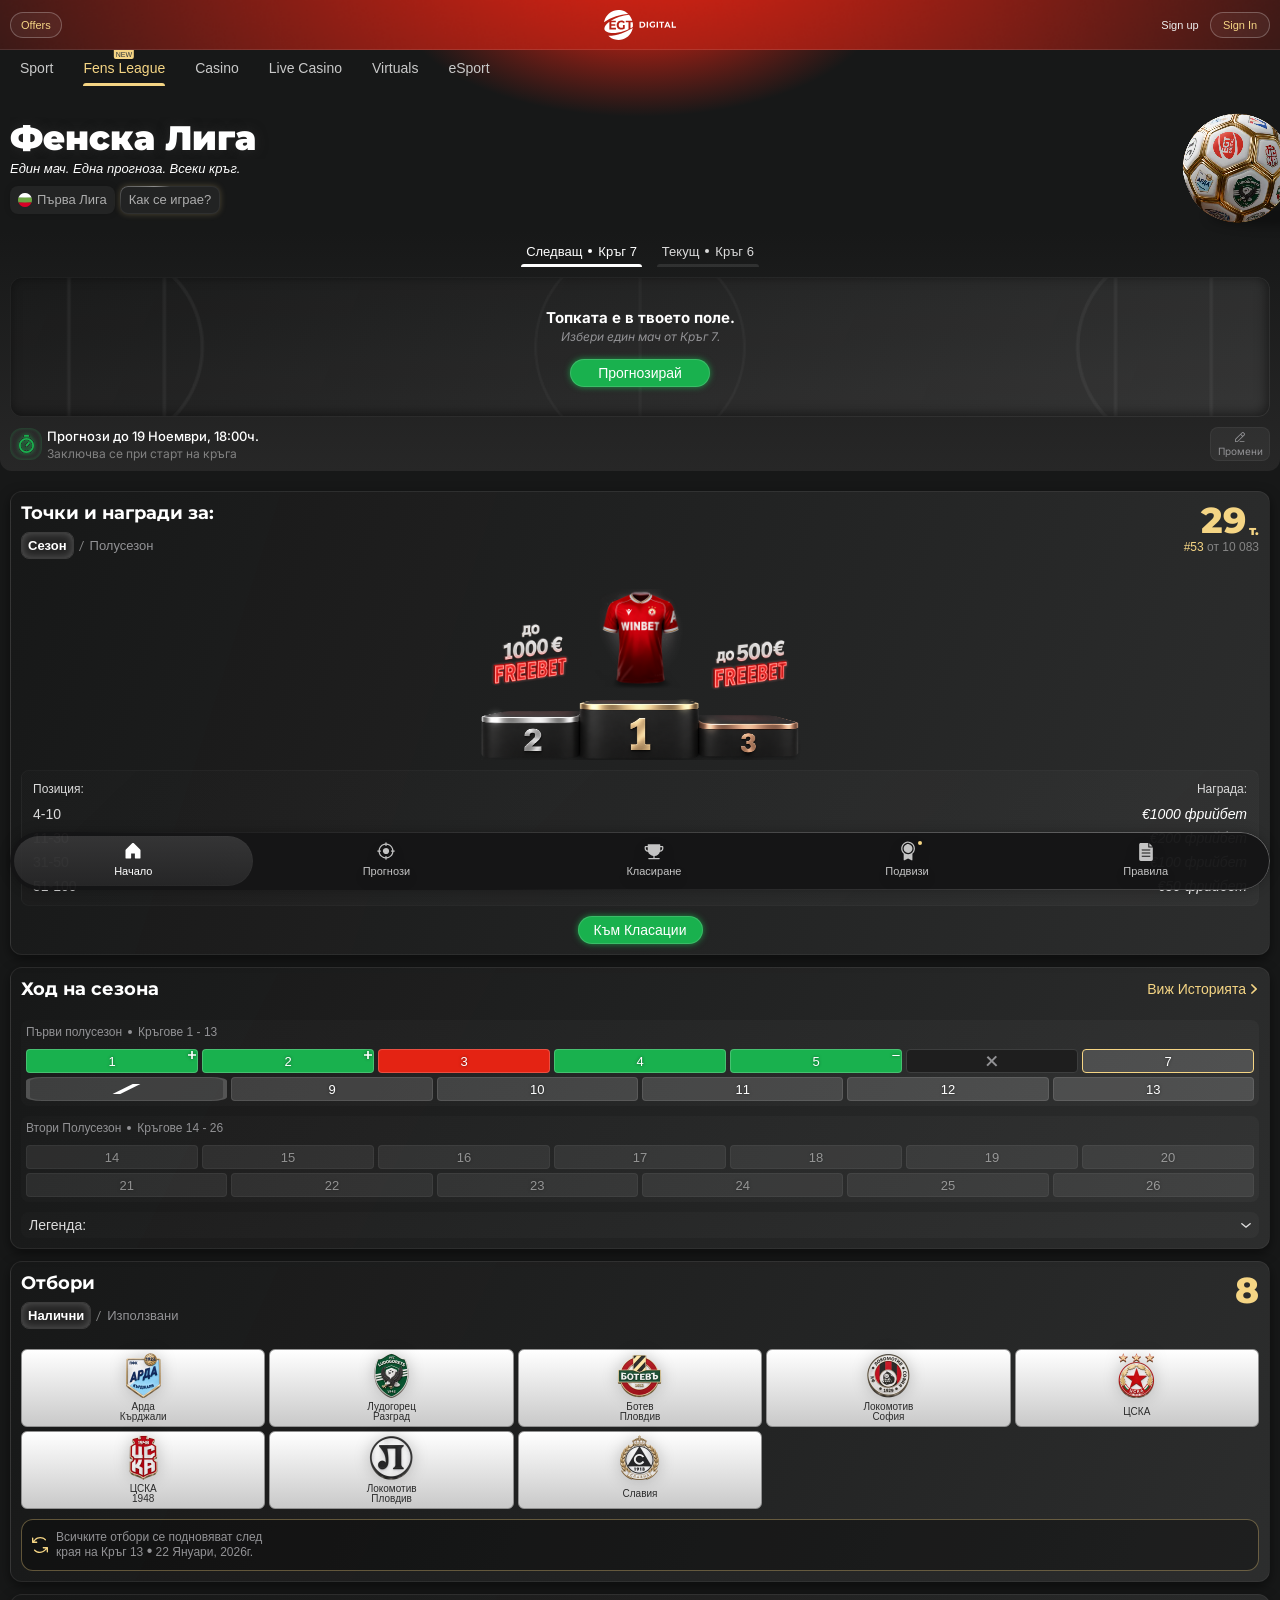
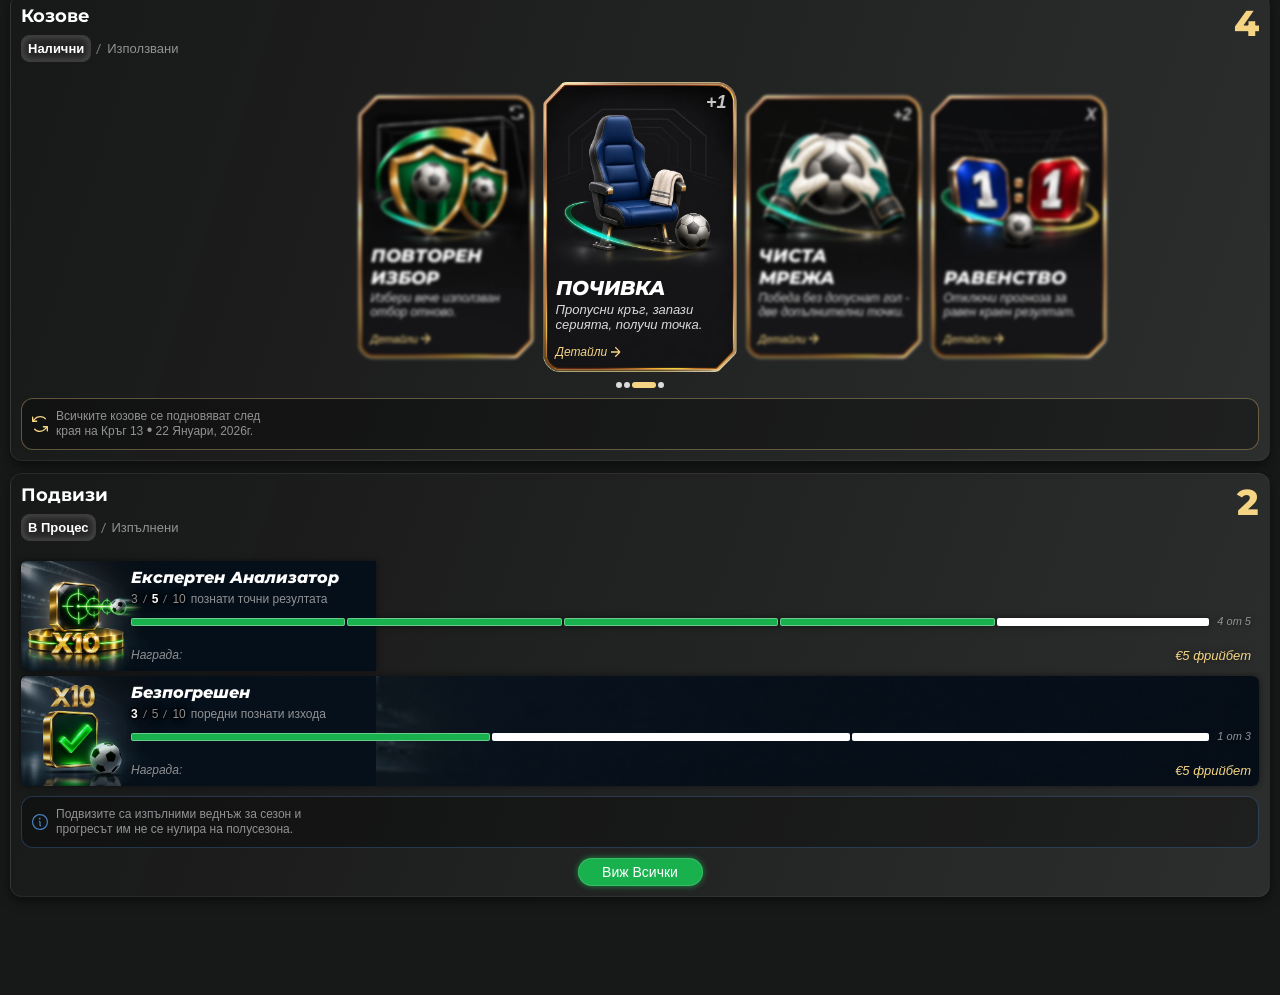
<file: lobby.html>
<!doctype html>
<html lang="bg">
<head>
  <meta charset="utf-8">
  <meta name="viewport" content="width=device-width, initial-scale=1">
  <title>Фенска Лига</title>
  <link rel="preconnect" href="https://fonts.googleapis.com">
  <link rel="preconnect" href="https://fonts.gstatic.com" crossorigin>
  <link href="https://fonts.googleapis.com/css2?family=Inter:wght@400;500;600;700&family=Montserrat:ital,wght@0,700;0,800;0,900;1,500;1,700;1,800&display=swap" rel="stylesheet">
  <!-- the header's background and the empty card's pitch start loading before the first paint,
       so they are there when the page is first drawn (they flashed in late on reload) -->
  <link rel="preload" href="assets/lobby-main/app-header-bgr.png" as="image">
  <link rel="preload" href="assets/lobby-main/event-empty-bgr.png" as="image">
  <link rel="stylesheet" href="styles.css">
  <link rel="stylesheet" href="components/event-container.css">
  <script src="components/event-container.js"></script>
  <script src="components/next-prediction.js"></script>
  <!-- Hides the header section until the ball's bounce intro starts (see the end of the page) -->
  <script src="components/page-boot.js"></script>
</head>
<body>
  <!-- Figma: "1.0 - Lobby Main" (238:6770). Layers below are in Figma's order. -->
  <div class="lobby-main">

    <!-- Figma: gradient-bgr (238:6771) -->
    <div class="gradient-bgr" aria-hidden="true"></div>

    <!-- Figma: Mobile-Header-LogIn (238:6772) -->
    <header class="mobile-header">
      <!-- Figma: app-header-layout-2 (238:8628) -->
      <div class="app-header">
        <div class="app-header__left">
          <a class="promo-item" href="#offers">Offers</a>
        </div>
        <div class="app-header__right">
          <a class="sign-up" href="#signup">Sign up</a>
          <a class="sign-in" href="#signin">Sign In</a>
        </div>
        <a class="logo" href="#" aria-label="EGT Digital">
          <span class="brand-logo"><img src="assets/lobby-main/egt-digital-logo.svg" alt="EGT Digital"></span>
        </a>
      </div>

      <!-- Figma: sub-header-l1-variant-1 (238:6781) -->
      <nav class="sub-header" aria-label="Main">
        <div class="sub-header__items">
          <a class="nav-link" href="index.html?tab=sport">Sport</a>
          <!-- Figma says "Fen League"; the user renamed it -->
          <a class="nav-link is-active" href="#fens-league" aria-current="page">Fens League<span class="nav-link__badge">NEW</span></a>
          <a class="nav-link" href="index.html?tab=casino">Casino</a>
          <a class="nav-link" href="index.html?tab=live-casino">Live Casino</a>
          <a class="nav-link" href="index.html?tab=virtuals">Virtuals</a>
          <a class="nav-link" href="index.html?tab=esport">eSport</a>
        </div>
      </nav>
    </header>

    <!-- Figma: header (238:6783) -->
    <section class="header">

      <!-- Figma: sport-header (238:8799) -->
      <div class="sport-header">
        <div class="sport-header__content">
          <div class="sport-header__heading">
            <h1 class="sport-header__title">Фенска Лига</h1>
            <p class="sport-header__subtitle">Един мач. Една прогноза. Всеки кръг.</p>
          </div>
          <div class="sport-header__info">
            <span class="league-label">
              <img src="assets/lobby-main/flag-bulgaria.svg" alt="" width="14" height="14">
              Първа Лига
            </span>
            <button class="how-to-play" type="button">
              <span class="how-to-play__ring" aria-hidden="true"></span>
              Как се играе?
            </button>
          </div>
        </div>
        <div class="sport-header__image" aria-hidden="true">
          <img class="sport-header__shadow" src="assets/lobby-main/ball-shadow.svg" alt="">
          <!-- Figma's 330×330 ball GIF, as the user's ball video (same ball): Safari can't show
               WebM transparency, so it takes the HEVC-with-alpha .mov; other browsers the .webm.
               Loaded by components/ball-video.js, which starts it from a random point -->
          <div class="sport-header__ball">
            <video class="sport-header__video" autoplay muted loop playsinline data-src-mov="assets/visual-primary.mov" data-src-webm="assets/visual-primary.webm"></video>
          </div>
        </div>
      </div>

      <!-- Figma: prediction (260:11428) -->
      <div class="prediction">
        <!-- tab-list -->
        <div class="tab-list" role="tablist">
          <button class="tab-item is-active" type="button" role="tab" aria-selected="true">
            <span class="tab-item__content">Следващ <img class="tab-item__dot" src="assets/lobby-main/dot-active.svg" alt=""> Кръг 7</span>
            <span class="tab-item__highlighter"></span>
          </button>
          <button class="tab-item" type="button" role="tab" aria-selected="false">
            <span class="tab-item__content">Текущ <img class="tab-item__dot" src="assets/lobby-main/dot-inactive.svg" alt=""> Кръг 6</span>
            <span class="tab-item__highlighter"></span>
          </button>
        </div>

        <!-- Figma: event-container (276:9188): the reusable component, see components/event-container.js.
             One card per round tab: "Следващ • Кръг 7" is open for picks; "Текущ • Кръг 6" is
             variant 4 of the set (Correct Score, Locked, 276:9578) with its Figma teams -->
        <!-- Следващ: the next round's saved prediction (components/next-prediction.js), always the
             same as Прогнози's: the empty state, No Match Selected (Figma 356:10163 / 352:10051),
             until one is saved ("Прогнозирай" opens Прогнози, see the script below); then the
             match card, with the active-trump-label over it when a power card is on, or the trump
             cards in its corner when not -->
        <div class="round-stack" data-round="0" data-next-slot></div>
        <!-- Кръг 6: the active-trump-label over the card, 5px apart (Figma 273:8185) -->
        <div class="round-stack" data-round="1" hidden>
          <!-- active-trump-label (273:8186) -->
          <div class="trump-label">
            <span class="trump-label__cards" aria-hidden="true">
              <span class="trump-label__card trump-label__card--1"><img src="assets/trump-cards/a-small.webp" alt=""></span>
              <span class="trump-label__card trump-label__card--2"><img src="assets/trump-cards/a-small.webp" alt=""></span>
              <span class="trump-label__card trump-label__card--3"><img src="assets/trump-cards/a-small.webp" alt=""></span>
            </span>
            <p class="trump-label__text"><span>Активен коз:</span> <strong>“Чиста Мрежа”</strong></p>
            <!-- remove-btn as "Инфо" (273:8195): no "Премахни" here, the trump card can only be
                 removed in the next round (Следващ). Figma's note: it will open the card with its
                 condition (not built yet). In Следващ the label would end with
                 <button class="trump-label__remove" type="button">Премахни <span class="trump-label__close"><img src="assets/lobby-main/icon-close.svg" alt=""></span></button> -->
            <button class="trump-label__remove trump-label__info" type="button">Инфо <img src="assets/lobby-main/icon-info.svg" alt="" width="12" height="12"></button>
          </div>
          <event-container variant="correct-score" state="locked" date="Понеделник 19/11 20:30ч."
            home="Локомотив&#10;София" away="Ботев&#10;Пловдив"
            home-crest="assets/crests/lokomotiv-sofia.webp" away-crest="assets/crests/botev-plovdiv.webp"></event-container>
        </div>

        <!-- info-bottom -->
        <div class="info-bottom" data-round="0">
          <div class="info-bottom__left">
            <span class="info-bottom__icon"><img src="assets/lobby-main/icon-timer.svg" alt=""></span>
            <div class="info-bottom__text">
              <p class="info-bottom__title">Прогнози до 19 Ноември, 18:00ч.</p>
              <p class="info-bottom__note">Заключва се при старт на кръга</p>
            </div>
          </div>
          <button class="edit-btn" type="button">
            <span class="edit-btn__icon"><img src="assets/lobby-main/icon-edit.svg" alt=""></span>
            Промени
          </button>
        </div>

        <!-- info-bottom, Locked (Figma prediction-container, State=Locked, 273:8222) -->
        <div class="info-bottom" data-round="1" hidden>
          <div class="info-bottom__left">
            <span class="info-bottom__icon info-bottom__icon--locked"><span class="info-bottom__lock"><img src="assets/lobby-main/icon-lock.svg" alt=""></span></span>
            <div class="info-bottom__text">
              <p class="info-bottom__locked-title">Заключен за прогнози.</p>
              <p class="info-bottom__note">Кръгът приключва на 29/11, 24:00ч.</p>
            </div>
          </div>
        </div>
      </div>
    </section>

    <!-- Figma: content-bottom (238:6782) -->
    <section class="content-bottom">

      <!-- Figma: ranking / leaderboard-container (273:8805) -->
      <div class="card leaderboard">
        <div class="leaderboard__top">
          <div class="leaderboard__left">
            <h2 class="card__title">Точки и награди за:</h2>
            <div class="filter" role="tablist">
              <button class="filter__item is-active" type="button" role="tab" aria-selected="true">Сезон</button>
              <img src="assets/lobby-main/filter-divider.svg" alt="" width="5" height="10">
              <button class="filter__item" type="button" role="tab" aria-selected="false">Полусезон</button>
              <!-- "Месец" removed at the user's request (Figma still has it) -->
            </div>
          </div>
          <div class="leaderboard__right">
            <!-- data-counts: the number for Сезон, then for Полусезон -->
            <p class="leaderboard__points"><span class="count" data-counts="29 14">29</span><span class="leaderboard__unit">т.</span></p>
            <p class="leaderboard__rank"><span class="is-gold">#<span class="count" data-counts="53 132">53</span></span> <span class="is-muted">от <span class="count" data-counts="10083 13083">10 083</span></span></p>
          </div>
        </div>

        <div class="leaderboard__bottom">
          <div class="awards-podium">
            <!-- One set per filter: "awards - 1" (291:8508) for Сезон, "awards - 2" (291:8552) for Полусезон -->
            <div class="awards" data-awards="0">
              <span class="awards__place awards__place--2"><img src="assets/lobby-main/awards-season-2nd.png" alt="Награда за 2-ро място"></span>
              <span class="awards__place awards__place--1"><img src="assets/lobby-main/awards-season-1st.png" alt="Награда за 1-во място"></span>
              <span class="awards__place awards__place--3"><img src="assets/lobby-main/awards-season-3rd.png" alt="Награда за 3-то място"></span>
            </div>
            <div class="awards" data-awards="1" hidden>
              <span class="awards__place awards__place--2"><img src="assets/lobby-main/awards-halfseason-2nd.png" alt="Награда за 2-ро място"></span>
              <span class="awards__place awards__place--1"><img src="assets/lobby-main/awards-halfseason-1st.png" alt="Награда за 1-во място"></span>
              <span class="awards__place awards__place--3"><img src="assets/lobby-main/awards-halfseason-3rd.png" alt="Награда за 3-то място"></span>
            </div>
            <img class="podium" src="assets/lobby-main/podium.png" alt="">
          </div>

          <!-- Figma: prize-table (273:8598) -->
          <div class="prize-table">
            <div class="prize-table__head"><span>Позиция:</span><span>Награда:</span></div>
            <!-- One set per filter (data-prizes = the filter's index): Сезон, then Полусезон -->
            <div class="prize-table__rows" data-prizes="0">
              <div class="prize-table__row"><span>4-10</span><span>€1000 фрийбет</span></div>
              <div class="prize-table__row"><span>11-30</span><span>€200 фрийбет</span></div>
              <div class="prize-table__row"><span>31-50</span><span>€100 фрийбет</span></div>
              <div class="prize-table__row"><span>51-100</span><span>€50 фрийбет</span></div>
            </div>
            <div class="prize-table__rows" data-prizes="1" hidden>
              <div class="prize-table__row"><span>4-10</span><span>€100 фрийбет</span></div>
              <div class="prize-table__row"><span>11-30</span><span>€20 фрийбет</span></div>
              <div class="prize-table__row"><span>31-50</span><span>€10 фрийбет</span></div>
            </div>
          </div>

          <a class="primary-btn" href="rankings.html" data-via-tab>Към Класации</a>
        </div>
      </div>

      <!-- Figma: season-schedule / overview-container (277:10912) -->
      <div class="card season">
        <div class="season__top">
          <h2 class="card__title">Ход на сезона</h2>
          <a class="season__link" href="predictions.html" data-open-tab="history">Виж Историята <span class="season__chevron"><img src="assets/lobby-main/chevron-right.svg" alt=""></span></a>
        </div>

        <div class="season__bottom">
          <!-- season-panel: first half -->
          <div class="season-panel">
            <p class="season-panel__head">Първи полусезон <img src="assets/lobby-main/ellipse-divider.svg" alt="" width="4" height="4"> Кръгoве 1 - 13</p>
            <div class="rounds">
              <div class="rounds__row">
                <span class="round is-win">1<span class="round__badge round__badge--plus"><img src="assets/lobby-main/icon-plus.svg" alt=""></span></span>
                <span class="round is-win">2<span class="round__badge round__badge--plus"><img src="assets/lobby-main/icon-plus.svg" alt=""></span></span>
                <span class="round is-loss">3</span>
                <span class="round is-win">4</span>
                <span class="round is-win">5<span class="round__badge round__badge--minus"><img src="assets/lobby-main/icon-minus.svg" alt=""></span></span>
                <span class="round is-missed" aria-label="6"><span class="round__x"></span></span>
                <span class="round is-current">7</span>
              </div>
              <div class="rounds__row">
                <span class="round round--image"><img src="assets/lobby-main/round-8.svg" alt="8"></span>
                <span class="round">9</span>
                <span class="round">10</span>
                <span class="round">11</span>
                <span class="round">12</span>
                <span class="round">13</span>
              </div>
            </div>
          </div>

          <!-- season-panel: second half (the legend, Figma 276:9763, follows it) -->
          <div class="season-panel">
            <p class="season-panel__head">Втори Полусезон <img src="assets/lobby-main/ellipse-divider.svg" alt="" width="4" height="4"> Кръгoве 14 - 26</p>
            <div class="rounds">
              <div class="rounds__row">
                <span class="round is-later">14</span>
                <span class="round is-later">15</span>
                <span class="round is-later">16</span>
                <span class="round is-later">17</span>
                <span class="round is-later">18</span>
                <span class="round is-later">19</span>
                <span class="round is-later">20</span>
              </div>
              <div class="rounds__row">
                <span class="round is-later">21</span>
                <span class="round is-later">22</span>
                <span class="round is-later">23</span>
                <span class="round is-later">24</span>
                <span class="round is-later">25</span>
                <span class="round is-later">26</span>
              </div>
            </div>
          </div>

          <!-- Figma: legend (276:9763), Closed (276:10133) / Open (276:9764): the header opens it -->
          <div class="legend">
            <button class="legend__head" type="button" aria-expanded="false" aria-controls="season-legend">
              <span>Легенда:</span>
              <span class="legend__chevron" aria-hidden="true">
                <img class="legend__chevron-down" src="assets/lobby-main/chevron-down.svg" alt="">
                <img class="legend__chevron-up" src="assets/lobby-main/legend-chevron-up.svg" alt="">
              </span>
            </button>
            <div class="legend__body" id="season-legend">
              <div class="legend__clip">
              <div class="legend__content">
                <p class="legend__item"><span class="legend__swatch legend__swatch--win"></span><img class="legend__dash" src="assets/lobby-main/legend-dash.svg" alt="" width="4" height="1">Познат изход.</p>
                <p class="legend__item"><span class="legend__swatch legend__swatch--current"></span><img class="legend__dash" src="assets/lobby-main/legend-dash.svg" alt="" width="4" height="1">Текущ кръг.</p>
                <p class="legend__item"><span class="legend__swatch legend__swatch--loss"></span><img class="legend__dash" src="assets/lobby-main/legend-dash.svg" alt="" width="4" height="1">Грешен изход.</p>
                <p class="legend__item"><span class="legend__swatch legend__swatch--missed"><img src="assets/lobby-main/legend-missed.svg" alt=""></span><img class="legend__dash" src="assets/lobby-main/legend-dash.svg" alt="" width="4" height="1">Пропуснат кръг.</p>
                <p class="legend__item"><span class="legend__swatch legend__swatch--win legend__swatch--icon"><img class="legend__plus" src="assets/lobby-main/icon-plus.svg" alt=""></span><img class="legend__dash" src="assets/lobby-main/legend-dash.svg" alt="" width="4" height="1">Познат резултат.</p>
                <p class="legend__item"><img class="legend__swatch" src="assets/lobby-main/legend-postponed.svg" alt=""><img class="legend__dash" src="assets/lobby-main/legend-dash.svg" alt="" width="4" height="1">Отложен кръг.</p>
                <p class="legend__item legend__item--wide"><span class="legend__swatch legend__swatch--win legend__swatch--icon"><img class="legend__minus" src="assets/lobby-main/icon-minus.svg" alt=""></span><img class="legend__dash" src="assets/lobby-main/legend-dash.svg" alt="" width="4" height="1">Познат изход, грешен резултат.</p>
              </div>
              </div>
            </div>
          </div>
        </div>
      </div>

      <!-- Figma: group-03 (289:8693) and group-04 (309:10429), one container in its two
           filter states: Налични (8 teams) and Използвани (4 used teams, K1–K4) -->
      <div class="card teams-card">
        <div class="card-head">
          <div class="card-head__left">
            <h2 class="card__title">Отбори</h2>
            <div class="filter" role="tablist">
              <button class="filter__item is-active" type="button" role="tab" aria-selected="true">Налични</button>
              <img src="assets/lobby-main/filter-divider.svg" alt="" width="5" height="10">
              <button class="filter__item" type="button" role="tab" aria-selected="false">Използвани</button>
            </div>
          </div>
          <p class="card-head__count"><span class="count" data-counts="8 4">8</span></p>
        </div>
        <div class="card-body">
          <div class="teams" data-state="0" data-team-list="0">
            <div class="team-card"><img src="assets/crests/arda-small.webp" alt=""><span>Арда<br>Кърджали</span></div>
            <div class="team-card"><img src="assets/crests/ludogorets-small.webp" alt=""><span>Лудогорец<br>Разград</span></div>
            <div class="team-card"><img src="assets/crests/botev-plovdiv-small.webp" alt=""><span>Ботев<br>Пловдив</span></div>
            <div class="team-card"><img src="assets/crests/lokomotiv-sofia-small.webp" alt=""><span>Локомотив<br>София</span></div>
            <div class="team-card"><img src="assets/crests/cska-small.webp" alt=""><span>ЦСКА</span></div>
            <div class="team-card"><img src="assets/crests/cska-1948-small.webp" alt=""><span>ЦСКА<br>1948</span></div>
            <div class="team-card"><img src="assets/crests/lokomotiv-plovdiv-small.webp" alt=""><span>Локомотив<br>Пловдив</span></div>
            <div class="team-card"><img src="assets/crests/slavia-small.webp" alt=""><span>Славия</span></div>
          </div>
          <div class="teams" data-state="1" data-team-list="1" hidden>
            <div class="team-card is-used"><img src="assets/crests/arda-small.webp" alt=""><span>Арда<br>Кърджали</span><i>K1</i></div>
            <div class="team-card is-used"><img src="assets/crests/ludogorets-small.webp" alt=""><span>Лудогорец<br>Разград</span><i>K2</i></div>
            <div class="team-card is-used"><img src="assets/crests/botev-plovdiv-small.webp" alt=""><span>Ботев<br>Пловдив</span><i>K3</i></div>
            <div class="team-card is-used"><img src="assets/crests/cska-small.webp" alt=""><span>ЦСКА</span><i>K4</i></div>
          </div>
          <div class="info-label">
            <img src="assets/lobby-main/icon-refresh-gold.svg" alt="" width="16" height="16">
            <p>Всичките отбори се подновяват след<br>края на Кръг 13 <span class="info-label__dot">•</span> 22 Януари, 2026г.</p>
          </div>
        </div>
      </div>

      <!-- Figma: group-05 (289:9726). Figma's filter also has a third item labelled "Item"
           (a placeholder), left out here -->
      <div class="card trumps-card">
        <div class="card-head">
          <div class="card-head__left">
            <h2 class="card__title">Козове</h2>
            <div class="filter" role="tablist">
              <button class="filter__item is-active" type="button" role="tab" aria-selected="true">Налични</button>
              <img src="assets/lobby-main/filter-divider.svg" alt="" width="5" height="10">
              <button class="filter__item" type="button" role="tab" aria-selected="false">Използвани</button>
            </div>
          </div>
          <p class="card-head__count"><span class="count" data-counts="4 2">4</span></p>
        </div>
        <div class="card-body">
          <!-- cards-slider: the full collection (Figma 231:11202, artworks 317:11985), a swipeable
               carousel (components/trump-carousel.js). The middle card is 193 × 290, the others
               175 × 263. Since 2026-11-16 only the four available cards (Голмайстор and Всичко или
               нищо are used, see Използвани below); it opens on Почивка, the 3rd of 4 dots -->
          <div class="trumps" tabindex="0" aria-label="Козове" data-start="2" data-trump-list="0">
            <div class="trump">
              <img class="trump__bgr" src="assets/trump-cards/even.webp" alt="" loading="lazy" draggable="false">
              <div class="trump__info">X</div>
              <div class="trump__content">
                <div class="trump__text">
                  <p class="trump__name">РАВЕНСТВО</p>
                  <p class="trump__desc">Отключи прогноза за<br>равен краен резултат.</p>
                </div>
                <a class="trump__link" href="#trump-draw" draggable="false">Детайли <img src="assets/lobby-main/icon-arrow-gold.svg" alt="" width="10" height="10"></a>
              </div>
            </div>
            <div class="trump">
              <img class="trump__bgr" src="assets/trump-cards/repeat.webp" alt="" loading="lazy" draggable="false">
              <div class="trump__info"><img src="assets/lobby-main/icon-card-swap.svg" alt="" width="14" height="14"></div>
              <div class="trump__content">
                <div class="trump__text">
                  <p class="trump__name">ПОВТОРЕН<br>ИЗБОР</p>
                  <p class="trump__desc">Избери вече използван<br>отбор отново.</p>
                </div>
                <a class="trump__link" href="#trump-repeat" draggable="false">Детайли <img src="assets/lobby-main/icon-arrow-gold.svg" alt="" width="10" height="10"></a>
              </div>
            </div>
            <div class="trump">
              <img class="trump__bgr" src="assets/trump-cards/rest.webp" alt="" loading="lazy" draggable="false">
              <div class="trump__info">+1</div>
              <div class="trump__content">
                <div class="trump__text">
                  <p class="trump__name">ПОЧИВКА</p>
                  <p class="trump__desc">Пропусни кръг, запази<br>серията, получи точка.</p>
                </div>
                <a class="trump__link" href="#trump-rest" draggable="false">Детайли <img src="assets/lobby-main/icon-arrow-gold.svg" alt="" width="10" height="10"></a>
              </div>
            </div>
            <div class="trump">
              <img class="trump__bgr" src="assets/trump-cards/clean-sheet.webp" alt="" loading="lazy" draggable="false">
              <div class="trump__info">+2</div>
              <div class="trump__content">
                <div class="trump__text">
                  <p class="trump__name">ЧИСТА<br>МРЕЖА</p>
                  <p class="trump__desc">Победа без допуснат гол -<br>две допълнителни точки.</p>
                </div>
                <a class="trump__link" href="#trump-clean-sheet" draggable="false">Детайли <img src="assets/lobby-main/icon-arrow-gold.svg" alt="" width="10" height="10"></a>
              </div>
            </div>
          </div>
          <div class="pagination" aria-hidden="true" data-trump-list="0">
            <span></span><span></span><span class="is-active"></span><span></span>
          </div>
          <!-- Използвани (Figma 444:15907): the used cards, greyed out (the official art in
               greyscale, as Figma's), grey texts and links. The six are split 4 available / 2 used
               (the user's request, 2026-11-16): Голмайстор and Всичко или нищо are used, the same
               as components/next-prediction.js (USED).
               Figma's side cards carry placeholder texts ("+1", Голмайстор's line): the cards'
               own texts are used -->
          <div class="trumps trumps--used" tabindex="0" aria-label="Използвани козове" data-start="0" data-trump-list="1" hidden>
            <div class="trump">
              <img class="trump__bgr" src="assets/trump-cards/scorer.webp" alt="" loading="lazy" draggable="false">
              <div class="trump__info">x2</div>
              <div class="trump__content">
                <div class="trump__text">
                  <p class="trump__name">ГОЛМАЙСТОР</p>
                  <p class="trump__desc">Ако избран играч<br>отбележи - двойни точки.</p>
                </div>
                <a class="trump__link" href="#trump-scorer" draggable="false">Детайли <img src="assets/lobby-main/icon-arrow-grey.svg" alt="" width="10" height="10"></a>
              </div>
            </div>
            <div class="trump">
              <img class="trump__bgr" src="assets/trump-cards/all-or-nothing.webp" alt="" loading="lazy" draggable="false">
              <div class="trump__info trump__info--small">6/0</div>
              <div class="trump__content">
                <div class="trump__text">
                  <p class="trump__name">ВСИЧКО<br>ИЛИ НИЩО</p>
                  <p class="trump__desc">Точен резултат: печелиш<br>шест точки или нула.</p>
                </div>
                <a class="trump__link" href="#trump-all-or-nothing" draggable="false">Детайли <img src="assets/lobby-main/icon-arrow-grey.svg" alt="" width="10" height="10"></a>
              </div>
            </div>
          </div>
          <div class="pagination" aria-hidden="true" data-trump-list="1" hidden>
            <span class="is-active"></span><span></span>
          </div>
          <div class="info-label">
            <img src="assets/lobby-main/icon-refresh-gold.svg" alt="" width="16" height="16">
            <p>Всичките козове се подновяват след<br>края на Кръг 13 <span class="info-label__dot">•</span> 22 Януари, 2026г.</p>
          </div>
        </div>
      </div>

      <!-- Figma: group-06 (309:12778) -->
      <div class="card missions-card">
        <div class="card-head">
          <div class="card-head__left">
            <h2 class="card__title">Подвизи</h2>
            <div class="filter" role="tablist">
              <button class="filter__item is-active" type="button" role="tab" aria-selected="true">В Процес</button>
              <img src="assets/lobby-main/filter-divider.svg" alt="" width="5" height="10">
              <button class="filter__item" type="button" role="tab" aria-selected="false">Изпълнени</button>
            </div>
          </div>
          <p class="card-head__count">2</p>
        </div>
        <div class="card-body">
          <div class="missions">
            <div class="mission mission--analyst">
              <img class="mission__bgr" src="assets/achievements/precise-analyst.webp" alt="" loading="lazy">
              <div class="mission__top">
                <div class="mission__heading">
                  <p class="mission__name">Експертен Анализатор</p>
                  <p class="mission__info">
                    <span class="mission__steps">3<img src="assets/lobby-main/slash.svg" alt="" width="4" height="8"><b>5</b><img src="assets/lobby-main/slash.svg" alt="" width="4" height="8">10</span>
                    <span class="mission__what">познати точни резултата</span>
                  </p>
                </div>
                <div class="mission__progress">
                  <span class="mission__bar"><i class="is-done"></i><i class="is-done"></i><i class="is-done"></i><i class="is-done"></i><i></i></span>
                  <span class="mission__count">4 от 5</span>
                </div>
              </div>
              <p class="mission__award"><span>Награда:</span><span>€5 фрийбет</span></p>
            </div>
            <div class="mission mission--flawless">
              <img class="mission__card-bgr" src="assets/lobby-main/mission-card-bgr.png" alt="" loading="lazy">
              <img class="mission__bgr" src="assets/achievements/flawless.webp" alt="" loading="lazy">
              <div class="mission__top">
                <div class="mission__heading">
                  <p class="mission__name">Безпогрешен</p>
                  <p class="mission__info">
                    <span class="mission__steps"><b>3</b><img src="assets/lobby-main/slash.svg" alt="" width="4" height="8">5<img src="assets/lobby-main/slash.svg" alt="" width="4" height="8">10</span>
                    <span class="mission__what">поредни познати изхода</span>
                  </p>
                </div>
                <div class="mission__progress">
                  <span class="mission__bar"><i class="is-done"></i><i></i><i></i></span>
                  <span class="mission__count">1 от 3</span>
                </div>
              </div>
              <p class="mission__award"><span>Награда:</span><span>€5 фрийбет</span></p>
            </div>
          </div>
          <div class="info-label info-label--blue">
            <!-- Info (Figma 378:14468) -->
            <img src="assets/lobby-main/icon-info-blue.svg" alt="" width="16" height="16">
            <p>Подвизите са изпълними веднъж за сезон и<br>прогресът им не се нулира на полусезона.</p>
          </div>
          <a class="primary-btn" href="#missions">Виж Всички</a>
        </div>
      </div>
    </section>

    <!-- Figma: bottom tab bar, "Frame 181" (299:9412). Floats over the page (no
         background blur, see styles.css); the active pill slides to the tapped tab -->
    <!-- the icons are Figma's exports (assets/lobby-main/nav-*.svg) written into the page, so
         they are drawn with the bar's first frame instead of arriving after it -->
    <nav class="tab-nav" aria-label="Главно меню">
      <span class="tab-nav__active" aria-hidden="true"></span>
      <a class="tab-nav__item tab-nav__item--1 is-active" href="lobby.html" aria-current="page">
        <svg class="tab-nav__icon" aria-hidden="true" width="20" height="20" viewBox="0 0 20 20" fill="none" xmlns="http://www.w3.org/2000/svg"><g><path d="M17.5 9.375V16.875C17.5 17.0408 17.4342 17.1997 17.3169 17.3169C17.1997 17.4342 17.0408 17.5 16.875 17.5H12.5C12.3342 17.5 12.1753 17.4342 12.0581 17.3169C11.9408 17.1997 11.875 17.0408 11.875 16.875V12.8125C11.875 12.7296 11.8421 12.6501 11.7835 12.5915C11.7249 12.5329 11.6454 12.5 11.5625 12.5H8.4375C8.35462 12.5 8.27513 12.5329 8.21653 12.5915C8.15792 12.6501 8.125 12.7296 8.125 12.8125V16.875C8.125 17.0408 8.05915 17.1997 7.94194 17.3169C7.82473 17.4342 7.66576 17.5 7.5 17.5H3.125C2.95924 17.5 2.80027 17.4342 2.68306 17.3169C2.56585 17.1997 2.5 17.0408 2.5 16.875V9.375C2.50015 9.04354 2.63195 8.72571 2.86641 8.49141L9.11641 2.24141C9.3508 2.00716 9.66862 1.87558 10 1.87558C10.3314 1.87558 10.6492 2.00716 10.8836 2.24141L17.1336 8.49141C17.368 8.72571 17.4998 9.04354 17.5 9.375Z" fill="white"/></g></svg>
        <span class="tab-nav__label">Начало</span>
      </a>
      <a class="tab-nav__item tab-nav__item--2" href="predictions.html">
        <svg class="tab-nav__icon" aria-hidden="true" width="20" height="20" viewBox="0 0 20 20" fill="none" xmlns="http://www.w3.org/2000/svg"><g><path d="M18.125 9.375H17.4734C17.3235 7.60894 16.5538 5.95282 15.3005 4.69953C14.0472 3.44624 12.3911 2.67654 10.625 2.52656V1.875C10.625 1.70924 10.5592 1.55027 10.4419 1.43306C10.3247 1.31585 10.1658 1.25 10 1.25C9.83424 1.25 9.67527 1.31585 9.55806 1.43306C9.44085 1.55027 9.375 1.70924 9.375 1.875V2.52656C7.60894 2.67654 5.95282 3.44624 4.69953 4.69953C3.44624 5.95282 2.67654 7.60894 2.52656 9.375H1.875C1.70924 9.375 1.55027 9.44085 1.43306 9.55806C1.31585 9.67527 1.25 9.83424 1.25 10C1.25 10.1658 1.31585 10.3247 1.43306 10.4419C1.55027 10.5592 1.70924 10.625 1.875 10.625H2.52656C2.67654 12.3911 3.44624 14.0472 4.69953 15.3005C5.95282 16.5538 7.60894 17.3235 9.375 17.4734V18.125C9.375 18.2908 9.44085 18.4497 9.55806 18.5669C9.67527 18.6842 9.83424 18.75 10 18.75C10.1658 18.75 10.3247 18.6842 10.4419 18.5669C10.5592 18.4497 10.625 18.2908 10.625 18.125V17.4734C12.3911 17.3235 14.0472 16.5538 15.3005 15.3005C16.5538 14.0472 17.3235 12.3911 17.4734 10.625H18.125C18.2908 10.625 18.4497 10.5592 18.5669 10.4419C18.6842 10.3247 18.75 10.1658 18.75 10C18.75 9.83424 18.6842 9.67527 18.5669 9.55806C18.4497 9.44085 18.2908 9.375 18.125 9.375ZM15.625 10.625H16.2188C16.0725 12.0587 15.4361 13.398 14.4171 14.4171C13.398 15.4361 12.0587 16.0725 10.625 16.2188V15.625C10.625 15.4592 10.5592 15.3003 10.4419 15.1831C10.3247 15.0658 10.1658 15 10 15C9.83424 15 9.67527 15.0658 9.55806 15.1831C9.44085 15.3003 9.375 15.4592 9.375 15.625V16.2188C7.94131 16.0725 6.60196 15.4361 5.58292 14.4171C4.56388 13.398 3.92754 12.0587 3.78125 10.625H4.375C4.54076 10.625 4.69973 10.5592 4.81694 10.4419C4.93415 10.3247 5 10.1658 5 10C5 9.83424 4.93415 9.67527 4.81694 9.55806C4.69973 9.44085 4.54076 9.375 4.375 9.375H3.78125C3.92754 7.94131 4.56388 6.60196 5.58292 5.58292C6.60196 4.56388 7.94131 3.92754 9.375 3.78125V4.375C9.375 4.54076 9.44085 4.69973 9.55806 4.81694C9.67527 4.93415 9.83424 5 10 5C10.1658 5 10.3247 4.93415 10.4419 4.81694C10.5592 4.69973 10.625 4.54076 10.625 4.375V3.78125C12.0587 3.92754 13.398 4.56388 14.4171 5.58292C15.4361 6.60196 16.0725 7.94131 16.2188 9.375H15.625C15.4592 9.375 15.3003 9.44085 15.1831 9.55806C15.0658 9.67527 15 9.83424 15 10C15 10.1658 15.0658 10.3247 15.1831 10.4419C15.3003 10.5592 15.4592 10.625 15.625 10.625ZM13.125 10C13.125 10.6181 12.9417 11.2223 12.5983 11.7362C12.255 12.2501 11.7669 12.6506 11.1959 12.8871C10.6249 13.1236 9.99653 13.1855 9.39034 13.065C8.78415 12.9444 8.22733 12.6467 7.79029 12.2097C7.35325 11.7727 7.05562 11.2158 6.93505 10.6097C6.81447 10.0035 6.87635 9.37513 7.11288 8.80411C7.3494 8.2331 7.74994 7.74504 8.26384 7.40166C8.77775 7.05828 9.38193 6.875 10 6.875C10.8288 6.875 11.6237 7.20424 12.2097 7.79029C12.7958 8.37634 13.125 9.1712 13.125 10Z" fill="white" fill-opacity="0.75"/></g></svg>
        <span class="tab-nav__label">Прогнози</span>
      </a>
      <a class="tab-nav__item tab-nav__item--3" href="rankings.html">
        <svg class="tab-nav__icon" aria-hidden="true" width="20" height="20" viewBox="0 0 20 20" fill="none" xmlns="http://www.w3.org/2000/svg"><g><path d="M18.125 5H16.25V3.75C16.25 3.58424 16.1842 3.42527 16.0669 3.30806C15.9497 3.19085 15.7908 3.125 15.625 3.125H4.375C4.20924 3.125 4.05027 3.19085 3.93306 3.30806C3.81585 3.42527 3.75 3.58424 3.75 3.75V5H1.875C1.54348 5 1.22554 5.1317 0.991116 5.36612C0.756696 5.60054 0.625 5.91848 0.625 6.25V7.5C0.625 8.3288 0.95424 9.12366 1.54029 9.70971C1.83047 9.99989 2.17497 10.2301 2.55411 10.3871C2.93326 10.5442 3.33962 10.625 3.75 10.625H4.03516C4.40332 11.7917 5.10529 12.825 6.0543 13.5971C7.00331 14.3693 8.15778 14.8464 9.375 14.9695V16.875H4.90891C4.74315 16.875 4.58418 16.9408 4.46697 17.0581C4.34976 17.1753 4.28391 17.3342 4.28391 17.5C4.28391 17.6658 4.34976 17.8247 4.46697 17.9419C4.58418 18.0592 4.74315 18.125 4.90891 18.125H15.0911C15.2569 18.125 15.4158 18.0592 15.533 17.9419C15.6502 17.8247 15.7161 17.6658 15.7161 17.5C15.7161 17.3342 15.6502 17.1753 15.533 17.0581C15.4158 16.9408 15.2569 16.875 15.0911 16.875H10.625V14.9672C13.1203 14.7148 15.1906 12.9641 15.9438 10.625H16.25C17.0788 10.625 17.8737 10.2958 18.4597 9.70971C19.0458 9.12366 19.375 8.3288 19.375 7.5V6.25C19.375 5.91848 19.2433 5.60054 19.0089 5.36612C18.7745 5.1317 18.4565 5 18.125 5ZM3.75 9.375C3.25272 9.375 2.77581 9.17746 2.42417 8.82583C2.07254 8.4742 1.875 7.99728 1.875 7.5V6.25H3.75V8.75C3.75 8.95833 3.76016 9.16667 3.78047 9.375H3.75ZM18.125 7.5C18.125 7.99728 17.9275 8.4742 17.5758 8.82583C17.2242 9.17746 16.7473 9.375 16.25 9.375H16.2109C16.2366 9.14411 16.2496 8.912 16.25 8.67969V6.25H18.125V7.5Z" fill="white" fill-opacity="0.75"/></g></svg>
        <span class="tab-nav__label">Класиране</span>
      </a>
      <a class="tab-nav__item tab-nav__item--4" href="achievements.html">
        <svg class="tab-nav__icon" aria-hidden="true" width="20" height="20" viewBox="0 0 20 20" fill="none" xmlns="http://www.w3.org/2000/svg"><g><path d="M17.9276 7.49997C17.9283 6.34138 17.6362 5.2014 17.0784 4.18593C16.5206 3.17045 15.7152 2.31241 14.737 1.69151C13.7589 1.0706 12.6396 0.706975 11.4833 0.634393C10.327 0.561812 9.1711 0.782634 8.12297 1.27635C7.07484 1.77006 6.16848 2.52065 5.48807 3.45841C4.80766 4.39616 4.37528 5.49066 4.23109 6.64025C4.08689 7.78983 4.23556 8.95721 4.66328 10.034C5.091 11.1107 5.78391 12.0619 6.67763 12.7992V18.75C6.67756 18.8566 6.70474 18.9614 6.7566 19.0545C6.80847 19.1476 6.88328 19.226 6.97394 19.282C7.0646 19.3381 7.16809 19.37 7.27458 19.3748C7.38106 19.3796 7.487 19.357 7.58232 19.3093L11.0526 17.5781L14.5237 19.3133C14.6107 19.3549 14.7062 19.376 14.8026 19.375C14.9684 19.375 15.1274 19.3091 15.2446 19.1919C15.3618 19.0747 15.4276 18.9157 15.4276 18.75V12.7992C16.2096 12.1552 16.8393 11.346 17.2716 10.4298C17.7038 9.51356 17.9278 8.51302 17.9276 7.49997ZM5.42763 7.49997C5.42763 6.38745 5.75753 5.29992 6.37562 4.37489C6.9937 3.44986 7.8722 2.72889 8.90004 2.30315C9.92787 1.87741 11.0589 1.76601 12.15 1.98305C13.2412 2.2001 14.2434 2.73582 15.0301 3.5225C15.8168 4.30917 16.3525 5.31144 16.5696 6.40259C16.7866 7.49373 16.6752 8.62473 16.2495 9.65257C15.8237 10.6804 15.1027 11.5589 14.1777 12.177C13.2527 12.7951 12.1652 13.125 11.0526 13.125C9.5613 13.1233 8.13152 12.5302 7.07698 11.4756C6.02245 10.4211 5.42929 8.99131 5.42763 7.49997ZM6.67763 7.49997C6.67763 6.63468 6.93422 5.78882 7.41495 5.06935C7.89568 4.34989 8.57897 3.78913 9.37839 3.458C10.1778 3.12686 11.0575 3.04022 11.9062 3.20904C12.7548 3.37785 13.5344 3.79452 14.1462 4.40638C14.7581 5.01823 15.1748 5.79778 15.3436 6.64645C15.5124 7.49512 15.4257 8.37478 15.0946 9.17421C14.7635 9.97364 14.2027 10.6569 13.4833 11.1377C12.7638 11.6184 11.9179 11.875 11.0526 11.875C9.89269 11.8737 8.78061 11.4124 7.96041 10.5922C7.14021 9.77199 6.67887 8.65991 6.67763 7.49997Z" fill="white" fill-opacity="0.75"/></g></svg>
        <span class="tab-nav__label">Подвизи</span>
        <span class="tab-nav__dot" aria-hidden="true"></span>
      </a>
      <a class="tab-nav__item tab-nav__item--5" href="rules.html">
        <svg class="tab-nav__icon" aria-hidden="true" width="20" height="20" viewBox="0 0 20 20" fill="none" xmlns="http://www.w3.org/2000/svg"><g><g><path d="M12.807 5.59591C12.6675 5.59591 12.5337 5.54071 12.4351 5.44245C12.3365 5.3442 12.281 5.21094 12.281 5.07199V1.05263H4.7368C4.31821 1.05316 3.91692 1.21903 3.62093 1.51386C3.32494 1.80869 3.15842 2.20842 3.15789 2.62538V17.3746C3.15842 17.7916 3.32494 18.1913 3.62093 18.4861C3.91692 18.781 4.31821 18.9468 4.7368 18.9474H15.2632C15.6818 18.9468 16.0831 18.781 16.3791 18.4861C16.6751 18.1913 16.8416 17.7916 16.8421 17.3746V5.59591H12.807ZM13.8599 14.753H6.14006C6.00043 14.753 5.86652 14.6978 5.76779 14.5994C5.66906 14.5011 5.61359 14.3677 5.61359 14.2286C5.61359 14.0895 5.66906 13.9562 5.76779 13.8578C5.86652 13.7595 6.00043 13.7042 6.14006 13.7042H13.8589C13.9986 13.7042 14.1325 13.7595 14.2312 13.8578C14.33 13.9562 14.3854 14.0895 14.3854 14.2286C14.3854 14.3677 14.33 14.5011 14.2312 14.5994C14.1325 14.6978 13.9996 14.753 13.8599 14.753ZM13.8589 11.6075H6.14006C6.00043 11.6075 5.86652 11.5523 5.76779 11.4539C5.66906 11.3556 5.61359 11.2222 5.61359 11.0831C5.61359 10.944 5.66906 10.8107 5.76779 10.7123C5.86652 10.614 6.00043 10.5587 6.14006 10.5587H13.8589C13.9986 10.5587 14.1325 10.614 14.2312 10.7123C14.33 10.8107 14.3854 10.944 14.3854 11.0831C14.3854 11.2222 14.33 11.3556 14.2312 11.4539C14.1325 11.5523 13.9986 11.6075 13.8589 11.6075ZM13.8589 8.46205H6.14006C6.00043 8.46205 5.86652 8.4068 5.76779 8.30845C5.66906 8.2101 5.61359 8.07672 5.61359 7.93763C5.61359 7.79855 5.66906 7.66516 5.76779 7.56681C5.86652 7.46847 6.00043 7.41322 6.14006 7.41322H13.8589C13.9986 7.41322 14.1325 7.46847 14.2312 7.56681C14.33 7.66516 14.3854 7.79855 14.3854 7.93763C14.3854 8.07672 14.33 8.2101 14.2312 8.30845C14.1325 8.4068 13.9986 8.46205 13.8589 8.46205Z" fill="white" fill-opacity="0.75"/><path d="M13.3333 1.35942V4.54767H16.534L13.3333 1.35942Z" fill="white" fill-opacity="0.75"/></g></g></svg>
        <span class="tab-nav__label">Правила</span>
      </a>
    </nav>
  </div>

  <!-- loads the ball video and starts it from a random point -->
  <script src="components/ball-video.js"></script>
  <!-- the Козове carousel -->
  <script src="components/trump-carousel.js"></script>
  <!-- the ball and title slide off / on when moving between the product's pages -->
  <script src="components/page-motion.js"></script>
  <script src="components/tab-nav.js"></script>
  <!-- Team Modal (396:19940 / 396:20047): opens on a tap on the Отбори card's team cards -->
  <script src="components/team-modal.js"></script>
  <script src="components/card-fx.js"></script>
  <script src="components/prediction-sheet.js"></script>
  <script src="components/trump-details.js"></script>
  <script>
    // One active item per group, switched on tap
    // (each group is the items sharing a parent, so every card's filter switches on its own)
    function single(selector, activeClass, attr) {
      document.querySelectorAll(selector).forEach(function (item) {
        var items = item.parentElement.querySelectorAll(':scope > ' + selector);
        item.addEventListener('click', function (e) {
          if (item.tagName === 'A') {
            if (item.getAttribute('href').charAt(0) !== '#') return; // a real page: just go there
            e.preventDefault();
          }
          items.forEach(function (i) {
            i.classList.remove(activeClass);
            if (attr === 'aria-current') i.removeAttribute(attr); else i.setAttribute(attr, 'false');
          });
          item.classList.add(activeClass);
          item.setAttribute(attr, attr === 'aria-current' ? 'page' : 'true');
          var dot = item.querySelector('.tab-item__dot');
          if (dot) {
            items.forEach(function (i) { i.querySelector('.tab-item__dot').src = 'assets/lobby-main/dot-inactive.svg'; });
            dot.src = 'assets/lobby-main/dot-active.svg';
          }
        });
      });
    }
    single('.nav-link', 'is-active', 'aria-current');
    single('.tab-item', 'is-active', 'aria-selected');
    single('.filter__item', 'is-active', 'aria-selected');

    // Сезон / Полусезон: each shows its own prizes (data-awards = the filter's index); the
    // old ones sink and fade, the new ones rise onto the podium one after another, 1st first
    var awardFilters = document.querySelectorAll('.leaderboard .filter__item');
    var shownAwards = 0;

    // The points and position count from one filter's numbers to the other's (data-counts),
    // fast at first and settling on the new value; thousands get a space, as in "10 083"
    function formatCount(n) {
      return String(n).replace(/\B(?=(\d{3})+(?!\d))/g, ' ');
    }
    function countTo(el, to) {
      var from = parseInt(el.textContent.replace(/\D/g, ''), 10) || 0;
      cancelAnimationFrame(el._countFrame);
      if (from === to || window.matchMedia('(prefers-reduced-motion: reduce)').matches) {
        el.textContent = formatCount(to);
        return;
      }
      var duration = 600;
      var start = performance.now();
      (function step(now) {
        var p = Math.min((now - start) / duration, 1);
        var eased = 1 - Math.pow(1 - p, 3);
        el.textContent = formatCount(Math.round(from + (to - from) * eased));
        if (p < 1) el._countFrame = requestAnimationFrame(step);
      })(start);
    }

    // The prize table's rows: the old ones fade, the table eases to the new height (Полусезон
    // has one row less; the rows stay pinned to the top while it does), then the new rows
    // fade in one after another
    var prizeTable = document.querySelector('.prize-table');
    var prizeResize = null;
    function swapPrizes(from, to) {
      var current = document.querySelector('[data-prizes="' + from + '"]');
      var next = document.querySelector('[data-prizes="' + to + '"]');
      document.querySelectorAll('[data-prizes] .prize-table__row').forEach(function (el) {
        el.getAnimations().forEach(function (a) { a.cancel(); });
      });
      if (prizeResize) prizeResize.cancel();
      prizeTable.style.justifyContent = '';
      document.querySelectorAll('[data-prizes]').forEach(function (el) { el.hidden = el !== current; });
      if (window.matchMedia('(prefers-reduced-motion: reduce)').matches || !Element.prototype.animate) {
        current.hidden = true;
        next.hidden = false;
        return;
      }
      var outs = Array.prototype.map.call(current.children, function (el) {
        return el.animate([{ opacity: 1 }, { opacity: 0 }],
          { duration: 150, easing: 'cubic-bezier(0.4, 0, 1, 1)', fill: 'forwards' });
      });
      outs[0].onfinish = function () {
        outs.forEach(function (a) { a.cancel(); });
        var fromHeight = prizeTable.offsetHeight;
        current.hidden = true;
        next.hidden = false;
        var toHeight = prizeTable.offsetHeight;
        if (fromHeight !== toHeight) {
          prizeTable.style.justifyContent = 'flex-start';
          prizeResize = prizeTable.animate([{ height: fromHeight + 'px' }, { height: toHeight + 'px' }],
            { duration: 280, easing: 'cubic-bezier(0.2, 0.7, 0.2, 1)' });
          prizeResize.onfinish = function () {
            prizeResize = null;
            prizeTable.style.justifyContent = '';
          };
        }
        Array.prototype.forEach.call(next.children, function (el, n) {
          el.animate([
            { opacity: 0, transform: 'translateY(-4px)' },
            { opacity: 1, transform: 'none' }
          ], { duration: 240, delay: n * 40, easing: 'cubic-bezier(0.2, 0.7, 0.2, 1)', fill: 'backwards' });
        });
      };
    }

    awardFilters.forEach(function (filter, i) {
      filter.addEventListener('click', function () {
        if (i === shownAwards) return;
        document.querySelectorAll('.leaderboard .count').forEach(function (el) {
          countTo(el, parseInt(el.dataset.counts.split(' ')[i], 10));
        });
        swapPrizes(shownAwards, i);
        var current = document.querySelector('[data-awards="' + shownAwards + '"]');
        var next = document.querySelector('[data-awards="' + i + '"]');
        shownAwards = i;
        document.querySelectorAll('[data-awards] .awards__place').forEach(function (el) {
          el.getAnimations().forEach(function (a) { a.cancel(); });
        });
        if (window.matchMedia('(prefers-reduced-motion: reduce)').matches || !Element.prototype.animate) {
          current.hidden = true;
          next.hidden = false;
          return;
        }
        var outs = Array.prototype.map.call(current.children, function (el) {
          return el.animate([
            { opacity: 1, transform: 'none' },
            { opacity: 0, transform: 'translateY(6px) scale(0.94)' }
          ], { duration: 150, easing: 'cubic-bezier(0.4, 0, 1, 1)', fill: 'forwards' });
        });
        outs[0].onfinish = function () {
          outs.forEach(function (a) { a.cancel(); });
          current.hidden = true;
          next.hidden = false;
          // 1st place (the middle one) first, then 2nd, then 3rd
          [1, 0, 2].forEach(function (n, order) {
            next.children[n].animate([
              { opacity: 0, transform: 'translateY(10px) scale(0.9)' },
              { opacity: 1, transform: 'translateY(-2px) scale(1.02)', offset: 0.6 },
              { opacity: 1, transform: 'none' }
            ], { duration: 360, delay: order * 60, easing: 'cubic-bezier(0.2, 0.7, 0.2, 1)', fill: 'backwards' });
          });
        };
      });
    });

    // Отбори: Налични / Използвани show their own teams (data-state = the filter's index) and
    // the count goes 8 ↔ 4 the same way as the points above; the old cards fade out, the new
    // ones come in one after another
    var teamFilters = document.querySelectorAll('.teams-card .filter__item');
    var shownTeams = 0;
    teamFilters.forEach(function (filter, i) {
      filter.addEventListener('click', function () {
        if (i === shownTeams) return;
        var current = document.querySelector('.teams[data-state="' + shownTeams + '"]');
        var next = document.querySelector('.teams[data-state="' + i + '"]');
        shownTeams = i;
        document.querySelectorAll('.teams-card .count').forEach(function (el) {
          countTo(el, parseInt(el.dataset.counts.split(' ')[i], 10));
        });
        document.querySelectorAll('.teams .team-card').forEach(function (el) {
          el.getAnimations().forEach(function (a) { a.cancel(); });
        });
        document.querySelectorAll('.teams').forEach(function (el) { el.hidden = el !== current; });
        if (window.matchMedia('(prefers-reduced-motion: reduce)').matches || !Element.prototype.animate) {
          current.hidden = true;
          next.hidden = false;
          return;
        }
        var outs = Array.prototype.map.call(current.children, function (el) {
          return el.animate([{ opacity: 1, transform: 'none' }, { opacity: 0, transform: 'scale(0.94)' }],
            { duration: 150, easing: 'cubic-bezier(0.4, 0, 1, 1)', fill: 'forwards' });
        });
        outs[0].onfinish = function () {
          outs.forEach(function (a) { a.cancel(); });
          current.hidden = true;
          next.hidden = false;
          Array.prototype.forEach.call(next.children, function (el, n) {
            el.animate([
              { opacity: 0, transform: 'translateY(6px) scale(0.94)' },
              { opacity: 1, transform: 'none' }
            ], { duration: 280, delay: n * 30, easing: 'cubic-bezier(0.2, 0.7, 0.2, 1)', fill: 'backwards' });
          });
        };
      });
    });

    // Козове: Налични / Използвани show their own carousel (data-trump-list = the filter's
    // index) and the count goes 6 ↔ 3; the shown cards fade, the other set comes in
    var trumpFilters = document.querySelectorAll('.trumps-card .filter__item');
    var shownTrumps = 0;
    trumpFilters.forEach(function (filter, i) {
      filter.addEventListener('click', function () {
        if (i === shownTrumps) return;
        shownTrumps = i;
        document.querySelectorAll('.trumps-card .count').forEach(function (el) {
          countTo(el, parseInt(el.dataset.counts.split(' ')[i], 10));
        });
        var current = document.querySelectorAll('.trumps-card [data-trump-list]:not([hidden])');
        var next = document.querySelectorAll('.trumps-card [data-trump-list="' + i + '"]');
        function swap() {
          current.forEach(function (el) { el.hidden = true; });
          next.forEach(function (el) { el.hidden = false; });
        }
        if (window.matchMedia('(prefers-reduced-motion: reduce)').matches || !Element.prototype.animate) { swap(); return; }
        var outs = Array.prototype.map.call(current, function (el) {
          return el.animate([{ opacity: 1 }, { opacity: 0 }], { duration: 150, easing: 'cubic-bezier(0.4, 0, 1, 1)', fill: 'forwards' });
        });
        var done = false;
        outs[0].onfinish = function () {
          if (done) return;
          done = true;
          outs.forEach(function (a) { a.cancel(); });
          swap();
          next.forEach(function (el) {
            el.animate([{ opacity: 0, transform: 'translateY(6px)' }, { opacity: 1, transform: 'none' }],
              { duration: 280, easing: 'cubic-bezier(0.2, 0.7, 0.2, 1)' });
          });
        };
        setTimeout(function () { if (outs[0].onfinish) outs[0].onfinish(); }, 250); // even if the animation is paused
      });
    });

    // "Премахни" takes the active trump card off: the label folds away. "Инфо" (same button
    // class) leaves it in place
    document.querySelectorAll('.trump-label__remove:not(.trump-label__info)').forEach(function (btn) {
      btn.addEventListener('click', function () {
        var label = btn.closest('.trump-label');
        // the trump cards show again in the match card's top right corner
        var card = label.parentNode.querySelector('event-container');
        if (card) card.setAttribute('trump-card', '');
        if (!Element.prototype.animate) { label.remove(); return; }
        label.animate([
          { opacity: 1, height: label.offsetHeight + 'px', marginBottom: '0px' },
          { opacity: 0, height: '0px', paddingTop: '0px', paddingBottom: '0px', marginBottom: '-5px' }
        ], { duration: 220, easing: 'cubic-bezier(0.4, 0, 0.2, 1)' }).onfinish = function () { label.remove(); };
      });
    });

    // Each round tab shows its own card and info-bottom (data-round = the tab's index): the
    // old ones drop out and the new ones settle in (the same feel as the card's own variant
    // switch); each card keeps its own picks
    var roundTabs = document.querySelectorAll('.tab-item');
    var shownRound = 0;
    var panelResize = null;
    function endPanelResize() {
      var panel = document.querySelector('.prediction');
      if (panelResize) panelResize.cancel();
      panelResize = null;
      panel.style.justifyContent = '';
      panel.style.overflow = '';
    }
    roundTabs.forEach(function (tab, i) {
      tab.addEventListener('click', function () {
        if (i === shownRound) return;
        var current = document.querySelectorAll('[data-round="' + shownRound + '"]');
        var next = document.querySelectorAll('[data-round="' + i + '"]');
        shownRound = i;
        function swap() {
          current.forEach(function (el) { el.hidden = true; });
          next.forEach(function (el) { el.hidden = false; });
        }
        document.querySelectorAll('[data-round]').forEach(function (el) {
          el.getAnimations().forEach(function (a) { a.cancel(); });
        });
        endPanelResize();
        if (window.matchMedia('(prefers-reduced-motion: reduce)').matches || !Element.prototype.animate) {
          swap();
          return;
        }
        var outs = Array.prototype.map.call(current, function (el) {
          return el.animate([
            { opacity: 1, transform: 'none' },
            { opacity: 0, transform: 'translateY(4px) scale(0.98)' }
          ], { duration: 140, easing: 'cubic-bezier(0.4, 0, 1, 1)', fill: 'forwards' });
        });
        outs[0].onfinish = function () {
          outs.forEach(function (a) { a.cancel(); });
          // the panel eases to the new round's height instead of jumping to it (the tabs
          // stay put while it does; the panel normally stacks its content from the bottom)
          var panel = document.querySelector('.prediction');
          var from = panel.offsetHeight;
          swap();
          var to = panel.offsetHeight;
          if (from !== to) {
            panel.style.justifyContent = 'flex-start';
            panel.style.overflow = 'clip';
            panelResize = panel.animate([{ height: from + 'px' }, { height: to + 'px' }],
              { duration: 280, easing: 'cubic-bezier(0.2, 0.7, 0.2, 1)' });
            panelResize.onfinish = endPanelResize;
          }
          next.forEach(function (el, n) {
            el.animate([
              { opacity: 0, transform: 'translateY(-6px) scale(0.98)' },
              { opacity: 1, transform: 'none' }
            ], { duration: 280, delay: n * 60, easing: 'cubic-bezier(0.2, 0.7, 0.2, 1)', fill: 'backwards' });
          });
        };
      });
    });

    // Entry animation (not in Figma), ported from the main lobby's intro version 2,
    // "Drop and bounce (refined)". It plays on every load; a tap skips to the end, and
    // every tap on "Fens League" plays it again.
    // The ball drops from above the top of the screen, past the header, and bounces
    // three times into its spot. It stretches tall just before each landing and
    // squashes on it; its shadow grows and darkens as it comes down; each landing
    // kicks its spin faster, sends a flat gold ring out along the ground, and brings
    // in the next content; the first landing jolts the header section.
    var bounceTimers = []; // timers of the last run, cleared when it's replayed
    var section = document.querySelector('.header');
    var ballFrame = document.querySelector('.sport-header__ball');
    var ballVideo = document.querySelector('.sport-header__video');
    var ballShadow = document.querySelector('.sport-header__shadow');
    var ballImage = document.querySelector('.sport-header__image');

    function introBounceRefined() {
      bounceTimers.forEach(clearTimeout);
      bounceTimers = [];
      var waitTime = 100;
      var bounces = [{ height: 36, time: 380 }, { height: 12, time: 230 }, { height: 4, time: 130 }];
      // One value per landing: the drop, then each bounce
      var squash = [0.18, 0.10, 0.06, 0.03]; // how much each landing flattens the ball
      var stretch = [0.10, 0.06, 0.03, 0]; // how tall and thin it gets just before
      var spinKick = [1, 0.6, 0.3, 0.15]; // extra spin speed each landing gives (on top of 1×)
      var ringScale = [2.4, 1.9, 1.5, 1.25]; // how far each landing's ring spreads
      var stretchTime = 70; // before a landing
      var squashTime = 100; // after a landing

      // Measured from the page: where the ball sits, and the ground under it
      var imageBox = ballImage.getBoundingClientRect();
      var ballBox = ballVideo.getBoundingClientRect();
      var radius = ballBox.width / 2;
      var ballLeft = ballBox.left - imageBox.left;
      var groundY = ballBox.bottom - imageBox.top;

      // Start just above the top of the screen and fall fast, speeding up sharply
      // (`fallCurve`: 2 would be plain gravity, higher starts slower and hits harder)
      var startY = -ballBox.bottom - 10;
      var fallTime = 450;
      var fallCurve = 3;
      var fromLeft = 110; // how far left of its spot the ball starts, px

      // When each landing happens
      var landings = [waitTime + fallTime];
      bounces.forEach(function (b) { landings.push(landings[landings.length - 1] + b.time); });
      var bounceTime = landings[landings.length - 1] + squashTime;

      // Height above its spot: a fall from rest, then one arc per bounce
      function heightAt(ms) {
        if (ms < waitTime) return startY;
        if (ms < landings[0]) {
          var p = (ms - waitTime) / fallTime;
          return startY * (1 - Math.pow(p, fallCurve));
        }
        for (var i = 0; i < bounces.length; i++) {
          if (ms < landings[i + 1]) {
            var q = (ms - landings[i]) / bounces[i].time;
            return -bounces[i].height * (1 - Math.pow(2 * q - 1, 2));
          }
        }
        return 0;
      }

      // Sideways: it comes in from the left and drifts right to its spot, covering most
      // of the distance in the fall and less with each bounce
      function xAt(ms) {
        var u = Math.min(Math.max((ms - waitTime) / (bounceTime - waitTime), 0), 1);
        return -fromLeft * Math.pow(1 - u, 2.5);
      }

      // Shape: negative stretches tall just before a landing, positive squashes just after
      function shapeAt(ms) {
        for (var i = 0; i < landings.length; i++) {
          var since = ms - landings[i];
          if (since >= 0 && since < squashTime) return squash[i] * Math.sin(Math.PI * since / squashTime);
          if (since >= -stretchTime && since < 0) return -stretch[i] * (1 + since / stretchTime);
        }
        return 0;
      }

      // Let the ball out of its frame and keep it in front until it has finished bouncing
      ballFrame.style.overflow = 'visible';
      section.style.zIndex = '1';
      bounceTimers.push(setTimeout(function () { ballFrame.style.overflow = ''; section.style.zIndex = ''; }, bounceTime));

      // Ball and shadow, sampled every 10ms; the squash and stretch keep the ball's bottom
      // on the ground. The shadow (Figma's ellipse) is small, faint and further right while
      // the ball is high (the light comes from the top left), and full and in place as it lands.
      var ballFrames = [];
      var shadowFrames = [];
      for (var ms = 0; ms <= bounceTime; ms += 10) {
        var y = heightAt(ms);
        var d = shapeAt(ms);
        ballFrames.push({
          transform: 'translate(' + xAt(ms) + 'px, ' + (y + radius * d) + 'px) scale(' + (1 + d) + ', ' + (1 - d) + ')',
          offset: ms / bounceTime
        });
        var near = Math.min(Math.max(1 - -y / 200, 0), 1); // 1 on the ground, 0 from 200px up
        shadowFrames.push({
          transform: 'translateX(' + (xAt(ms) + Math.min(-y * 0.3, 40)) + 'px) scale(' + (0.4 + 0.6 * near) + ', 1)',
          opacity: 0.1 + 0.9 * near,
          offset: ms / bounceTime
        });
      }
      ballFrames[ballFrames.length - 1].offset = 1;
      shadowFrames[shadowFrames.length - 1].offset = 1;
      ballFrame.animate(ballFrames, { duration: bounceTime, fill: 'backwards' });
      ballShadow.animate(shadowFrames, { duration: bounceTime, fill: 'backwards' });

      // Each landing: a flat gold ring (#f5d584) spreads along the ground behind the ball
      landings.forEach(function (at, i) {
        var ring = document.createElement('div');
        ring.className = 'intro-temp';
        var ringHeight = radius * 2 * 0.28;
        ring.style.cssText = 'position: absolute; left: ' + ballLeft + 'px; top: ' + (groundY - ringHeight / 2) + 'px; ' +
          'width: ' + radius * 2 + 'px; height: ' + ringHeight + 'px; border: 1px solid #f5d584; ' +
          'border-radius: 50%; opacity: 0; pointer-events: none;';
        ballImage.insertBefore(ring, ballFrame);
        ring.animate([
          { transform: 'translateX(' + xAt(at) + 'px) scale(0.6)', opacity: 0.4 },
          { transform: 'translateX(' + xAt(at) + 'px) scale(' + ringScale[i] + ')', opacity: 0 }
        ], { duration: 700, delay: at, easing: 'cubic-bezier(0.2, 0.7, 0.2, 1)' })
          .onfinish = function () { ring.remove(); };
      });

      // The grey panel behind the match card takes each landing like the ground taking the
      // ball's weight: it squashes down onto its bottom edge (and a touch wider), springs
      // back a little past its size, and settles; strongest on the first landing
      var panel = document.querySelector('.prediction');
      var panelGive = [0.14, 0.08, 0.04, 0.016]; // how far each landing squashes it
      var springTime = 240; // one squash-and-rebound
      var settleTime = 150; // how fast each wobble dies away
      var panelEnd = bounceTime + 500;
      var panelFrames = [];
      for (var pt = 0; pt <= panelEnd; pt += 10) {
        var give = 0;
        landings.forEach(function (at, i) {
          var since = pt - at;
          if (since > 0) give += panelGive[i] * Math.exp(-since / settleTime) * Math.sin(2 * Math.PI * since / springTime);
        });
        panelFrames.push({ offset: pt / panelEnd, transform: 'scale(' + (1 + give * 0.4) + ', ' + (1 - give) + ')' });
      }
      panelFrames[panelFrames.length - 1] = { offset: 1, transform: 'none' };
      panel.animate(panelFrames, { duration: panelEnd });

      // The first landing jolts the header section
      section.animate([
        { transform: 'none' },
        { transform: 'translateY(2px)', offset: 0.25 },
        { transform: 'translateY(-1px)', offset: 0.6 },
        { transform: 'none' }
      ], { duration: 180, delay: landings[0] });

      // Each landing kicks the spin faster, easing back to the normal idle spin.
      // A timer rather than requestAnimationFrame, which can pause and leave it stuck.
      var spinStart = performance.now();
      var spinTimer = setInterval(function () {
        var t = performance.now() - spinStart;
        var rate = 1;
        landings.forEach(function (at, i) {
          if (t > at) rate += spinKick[i] * Math.exp(-(t - at) / 300);
        });
        ballVideo.playbackRate = rate;
        if (t > bounceTime + 1500) { clearInterval(spinTimer); ballVideo.playbackRate = 1; }
      }, 50);
      bounceTimers.push(spinTimer);

      // Content drops in with the landings
      function bringIn(selector, delay) {
        document.querySelector(selector).animate([
          { opacity: 0, transform: 'translateY(-8px) scale(0.97)' },
          { opacity: 1, transform: 'none' }
        ], { duration: 450, delay: delay, easing: 'cubic-bezier(0.2, 0.7, 0.2, 1)', fill: 'backwards' });
      }
      bringIn('.sport-header__title', landings[0]);
      bringIn('.sport-header__subtitle', landings[1]);
      bringIn('.sport-header__info', landings[1] + 60);
      bringIn('.tab-list', landings[2]);
      bringIn('[data-round]:not([hidden]):not(.info-bottom)', landings[2] + 60);
      bringIn('.info-bottom:not([hidden])', landings[2] + 120);
      // The content below the header section comes in a beat after the third bounce's
      // landing, as if on an unseen fourth bounce (the bounce times shrink 380 → 230 → 130,
      // so the next would be about 80ms; the user chose 100)
      var unseenBounce = 100;
      bringIn('.leaderboard', landings[3] + unseenBounce);
      bringIn('.season', landings[3] + unseenBounce + 60);
      bringIn('.teams-card', landings[3] + unseenBounce + 120);
      bringIn('.trumps-card', landings[3] + unseenBounce + 180);
      bringIn('.missions-card', landings[3] + unseenBounce + 240);
      // the tab bar rises from below the screen just after the last card (not when you
      // came here from another tab: then it stays put, see components/tab-nav.js)
      if (!window.tabNavArrived) document.querySelector('.tab-nav').animate([
        { opacity: 0, transform: 'translateY(24px)' },
        { opacity: 1, transform: 'none' }
      ], { duration: 450, delay: landings[3] + unseenBounce + 120, easing: 'cubic-bezier(0.2, 0.7, 0.2, 1)', fill: 'backwards' });
    }

    // Starting the intro. The header section is hidden from the first paint (see <head>)
    // and shown in the same moment the intro starts, so the finished lobby never flashes.
    // The intro waits for the ball video to be ready, but never more than 2.5s.
    var introStarted = false;

    function startIntro() {
      if (introStarted) return;
      introStarted = true;
      // Reveal first, so the intro measures everything in its real place (the ball
      // waits above the screen until now); nothing is drawn between the two
      document.documentElement.classList.remove('intro-pending');
      section.animate([{ opacity: 0 }, { opacity: 1 }], { duration: 200 });
      introBounceRefined();
      document.addEventListener('pointerdown', skipIntro, { once: true });
    }

    // A tap jumps every running part of the intro to its end
    function skipIntro() {
      document.getAnimations().forEach(function (a) {
        if (a.effect.getComputedTiming().iterations === 1) a.finish();
      });
      document.querySelectorAll('.intro-temp').forEach(function (el) { el.remove(); });
      ballFrame.style.overflow = '';
      section.style.zIndex = '';
      ballVideo.playbackRate = 1;
    }

    // Every tap on "Fens League" plays the intro again from the start;
    // a tap during it still skips to the end
    function replayIntro() {
      skipIntro();
      section.animate([{ opacity: 0 }, { opacity: 1 }], { duration: 200 });
      introBounceRefined();
      document.addEventListener('pointerdown', skipIntro, { once: true });
    }
    document.querySelector('.nav-link[href="#fens-league"]').addEventListener('click', replayIntro);

    // Ход на сезона's legend: the header opens and closes it (the CSS animates the height, the
    // items and the chevron)
    document.querySelectorAll('.legend__head').forEach(function (head) {
      head.addEventListener('click', function () {
        var open = head.getAttribute('aria-expanded') !== 'true';
        head.setAttribute('aria-expanded', String(open));
        head.closest('.legend').classList.toggle('is-open', open);
      });
    });

    // Ход на сезона's "Виж Историята": opens Прогнози on История, through the tab bar's
    // Прогнози tab like a tab change (predictions.html reads the tab from sessionStorage)
    document.querySelectorAll('[data-open-tab]').forEach(function (link) {
      link.addEventListener('click', function (e) {
        e.preventDefault();
        try { sessionStorage.setItem('fens-predictions-tab', link.getAttribute('data-open-tab')); } catch (err) { /* opens on График */ }
        var tab = document.querySelector('.tab-nav__item[href="predictions.html"]');
        if (tab) tab.click();
        else window.location.href = link.getAttribute('href');
      });
    });

    // "Към Класации" opens Класиране through the tab bar's Класиране tab, so the page leaves the
    // same way as a tab change (pill slide, ball and title off)
    document.querySelectorAll('[data-via-tab]').forEach(function (link) {
      link.addEventListener('click', function (e) {
        var tab = document.querySelector('.tab-nav__item[href="' + link.getAttribute('href') + '"]');
        if (!tab) return; // a plain link then
        e.preventDefault();
        tab.click();
      });
    });

    // Empty state's "Прогнозирай": opens Прогнози (on Следващ, like every arrival) scrolled to
    // its tab row. It goes through the tab bar's Прогнози tab, so the page leaves the same way
    // as a tab change (pill slide, ball and title off); predictions.html reads the flag from
    // sessionStorage
    // "Промени" (under the prediction panel) goes to the same place: the match list on Прогнози
    var editBtn = document.querySelector('.edit-btn');
    if (editBtn) editBtn.addEventListener('click', function () {
      document.dispatchEvent(new CustomEvent('predict'));
    });

    document.addEventListener('predict', function () {
      try { sessionStorage.setItem('fens-predictions-scroll', '1'); } catch (e) { /* no scroll */ }
      var tab = document.querySelector('.tab-nav__item[href="predictions.html"]');
      if (tab) tab.click();
      else window.location.href = 'predictions.html';
    });

    if (document.documentElement.classList.contains('intro-pending')) {
      // wait for the ball's video to be at its starting point (components/ball-video.js)
      if (window.ballReady) window.ballReady.then(startIntro);
      else if (ballVideo.readyState >= 3) startIntro();
      else ballVideo.addEventListener('canplay', startIntro, { once: true });
      setTimeout(startIntro, 2500);
    }
  </script>
</body>
</html>
</file>
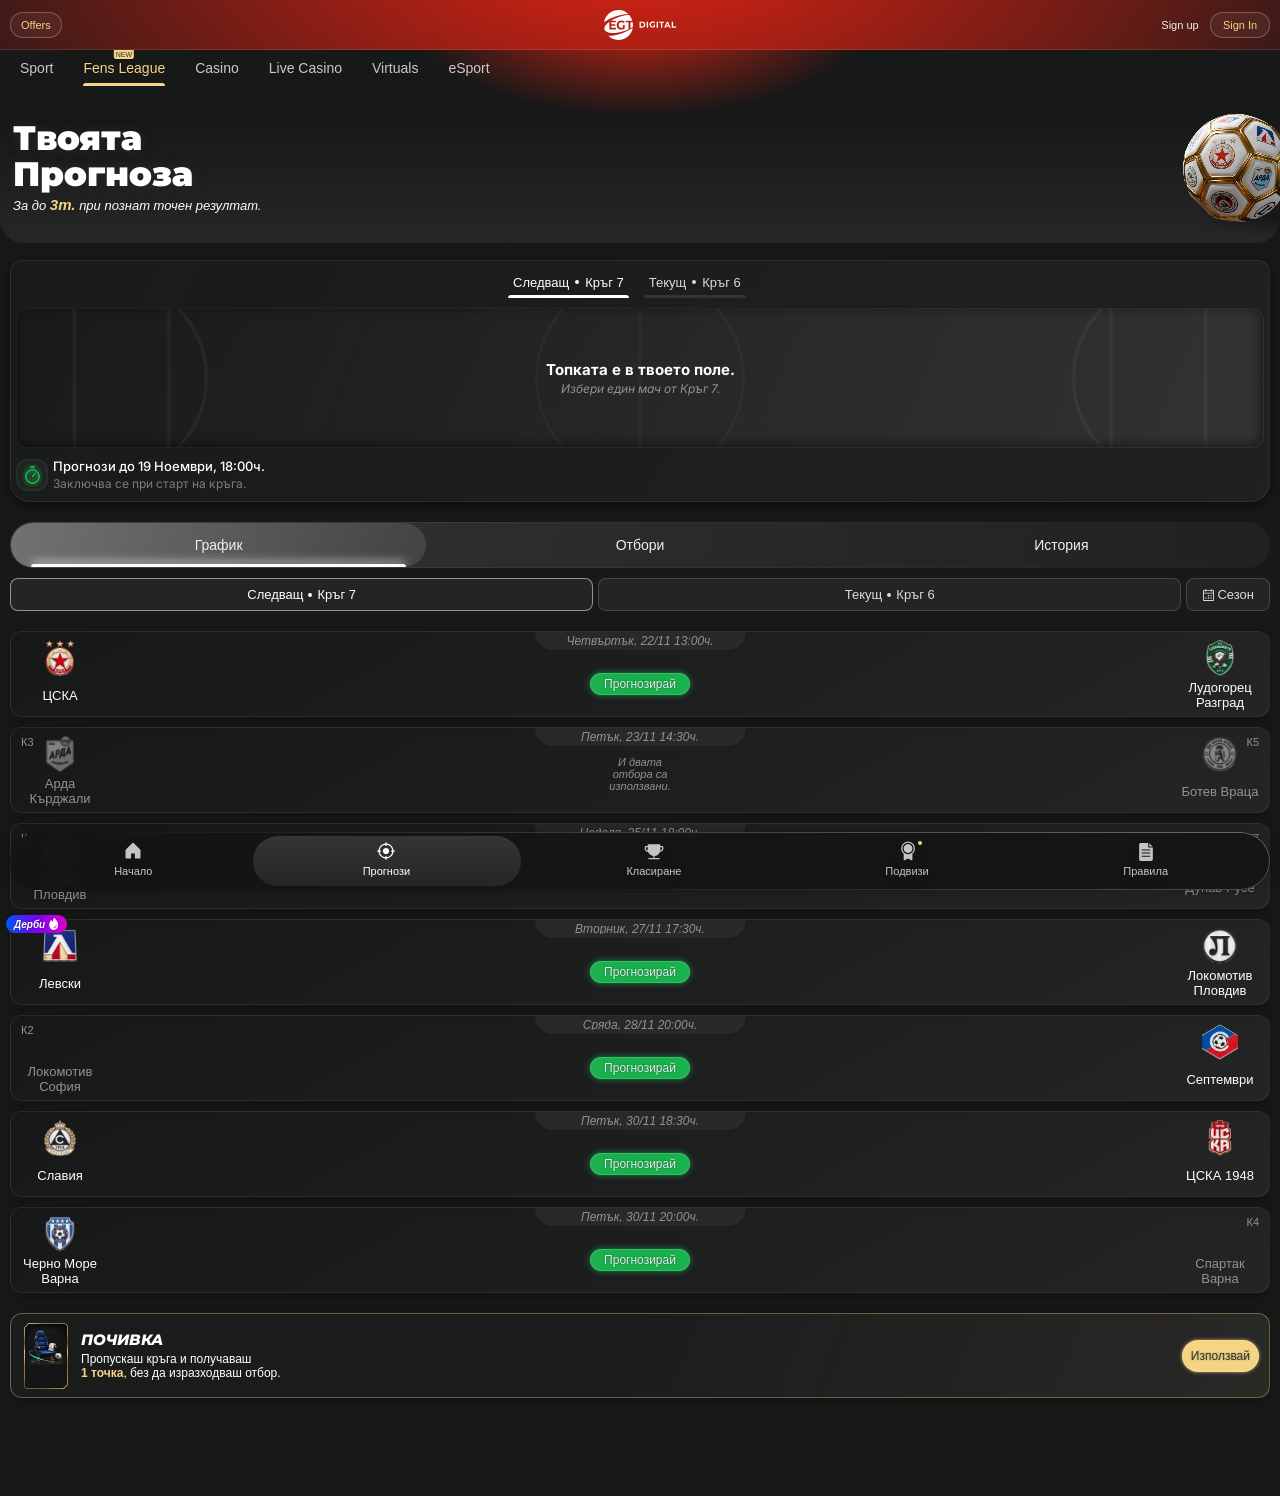
<file: predictions.html>
<!doctype html>
<html lang="bg">
<head>
  <meta charset="utf-8">
  <meta name="viewport" content="width=device-width, initial-scale=1">
  <title>Твоята Прогноза · Фенска Лига</title>
  <link rel="preconnect" href="https://fonts.googleapis.com">
  <link rel="preconnect" href="https://fonts.gstatic.com" crossorigin>
  <link href="https://fonts.googleapis.com/css2?family=Inter:wght@400;500;600;700&family=Montserrat:ital,wght@0,700;0,800;0,900;1,500;1,700;1,800&display=swap" rel="stylesheet">
  <!-- the header's background and the empty card's pitch start loading before the first paint,
       so they are there when the page is first drawn (they flashed in late on reload) -->
  <link rel="preload" href="assets/lobby-main/app-header-bgr.png" as="image">
  <link rel="preload" href="assets/lobby-main/event-empty-bgr.png" as="image">
  <link rel="stylesheet" href="styles.css">
  <link rel="stylesheet" href="components/event-container.css">
  <!-- Hides the top block until the ball's bounce intro starts -->
  <script src="components/page-boot.js"></script>
</head>
<body>
  <!-- Figma: "2.1 - Prediction / Schedule / Next Round" (308:9440). The page opened by
       "Прогнози" in the tab bar; the rest of it is still to be designed. -->
  <div class="lobby-main">

    <!-- Figma: gradient-bgr (308:9443), the same red glow as the lobby -->
    <div class="gradient-bgr" aria-hidden="true"></div>

    <!-- Figma: header (308:9449) -->
    <header class="mobile-header">
      <div class="app-header">
        <div class="app-header__left">
          <a class="promo-item" href="#offers">Offers</a>
        </div>
        <div class="app-header__right">
          <a class="sign-up" href="#signup">Sign up</a>
          <a class="sign-in" href="#signin">Sign In</a>
        </div>
        <a class="logo" href="index.html" aria-label="EGT Digital">
          <span class="brand-logo"><img src="assets/lobby-main/egt-digital-logo.svg" alt="EGT Digital"></span>
        </a>
      </div>

      <!-- The same main-site links as on the lobby; "Fens League" leads back to the lobby -->
      <nav class="sub-header" aria-label="Main">
        <div class="sub-header__items">
          <a class="nav-link" href="index.html?tab=sport">Sport</a>
          <!-- Figma says "Fen League"; the user renamed it -->
          <a class="nav-link is-active" href="lobby.html" aria-current="page">Fens League<span class="nav-link__badge">NEW</span></a>
          <a class="nav-link" href="index.html?tab=casino">Casino</a>
          <a class="nav-link" href="index.html?tab=live-casino">Live Casino</a>
          <a class="nav-link" href="index.html?tab=virtuals">Virtuals</a>
          <a class="nav-link" href="index.html?tab=esport">eSport</a>
        </div>
      </nav>
    </header>

    <!-- Figma: Frame 15 (308:9446) with Frame 193 (308:9662) and the subtitle (308:9522) -->
    <section class="page-hero">
      <h1 class="page-hero__title">Твоята<br>Прогноза</h1>
      <p class="page-hero__subtitle page-hero__subtitle--points">За до <strong><span class="count-up" data-count="4">4</span>т.</strong> при познат точен резултат.</p>

      <!-- Frame 192: Figma's ball screenshot, as the ball video (as on the lobby) -->
      <div class="sport-header__image" aria-hidden="true">
        <img class="sport-header__shadow" src="assets/lobby-main/ball-shadow.svg" alt="">
        <div class="sport-header__ball">
          <video class="sport-header__video" autoplay muted loop playsinline data-src-mov="assets/visual-primary.mov" data-src-webm="assets/visual-primary.webm"></video>
        </div>
      </div>
    </section>

    <!-- Figma: content-bottom (338:19086). The three Figma frames are this page's three tabs:
         "2.1 - Prediction / Schedule / Next Round" (График), "2.2 - Prediction / Teams"
         (Отбори) and "2.3 - Prediction / History" (История). group-01 and the tab row are
         the same in all three. -->
    <section class="content-bottom content-bottom--predictions">

      <!-- group-01: prediction-container. "Следващ • Кръг 7" shows State=Inner Page
           (340:19789); "Текущ • Кръг 6" shows State=Locked (273:8183) -->
      <div class="prediction prediction--inner" data-prediction>
        <div class="tab-list" role="tablist">
          <button class="tab-item is-active" type="button" role="tab" aria-selected="true">
            <span class="tab-item__content">Следващ <img class="tab-item__dot" src="assets/lobby-main/dot-active.svg" alt=""> Кръг 7</span>
            <span class="tab-item__highlighter"></span>
          </button>
          <button class="tab-item" type="button" role="tab" aria-selected="false">
            <span class="tab-item__content">Текущ <img class="tab-item__dot" src="assets/lobby-main/dot-inactive.svg" alt=""> Кръг 6</span>
            <span class="tab-item__highlighter"></span>
          </button>
        </div>

        <!-- Следващ: the next round's saved prediction (components/next-prediction.js), the same
             as the lobby's panel: the empty state (No Match Selected) until one is saved, then the
             match card, with the active-trump-label ("Премахни") over it when a power card is on.
             The empty state has no "Прогнозирай" here (data-no-predict, the user's request): the
             match list with its own buttons is right under it -->
        <div class="round-stack" data-round="0" data-next-slot data-no-predict></div>

        <!-- Locked: "Инфо" on the label, Match Outcome locked -->
        <div class="round-stack" data-round="1" hidden>
          <div class="trump-label">
            <span class="trump-label__cards" aria-hidden="true">
              <span class="trump-label__card trump-label__card--1"><img src="assets/trump-cards/a-small.webp" alt=""></span>
              <span class="trump-label__card trump-label__card--2"><img src="assets/trump-cards/a-small.webp" alt=""></span>
              <span class="trump-label__card trump-label__card--3"><img src="assets/trump-cards/a-small.webp" alt=""></span>
            </span>
            <p class="trump-label__text"><span>Активен коз:</span> <strong>“Чиста Мрежа”</strong></p>
            <!-- Figma's note: it will open the card with its condition (not built yet) -->
            <button class="trump-label__remove trump-label__info" type="button">Инфо <img src="assets/lobby-main/icon-info.svg" alt="" width="12" height="12"></button>
          </div>
          <event-container variant="match-outcome" state="locked"
            home-crest="assets/crests/cska.webp" away-crest="assets/crests/ludogorets.webp"></event-container>
        </div>

        <!-- info-bottom: no "Промени" button on the inner page -->
        <div class="info-bottom" data-round="0">
          <div class="info-bottom__left">
            <span class="info-bottom__icon"><img src="assets/lobby-main/icon-timer.svg" alt=""></span>
            <div class="info-bottom__text">
              <p class="info-bottom__title">Прогнози до 19 Ноември, 18:00ч.</p>
              <p class="info-bottom__note">Заключва се при старт на кръга.</p>
            </div>
          </div>
        </div>
        <div class="info-bottom" data-round="1" hidden>
          <div class="info-bottom__left">
            <span class="info-bottom__icon info-bottom__icon--locked"><span class="info-bottom__lock"><img src="assets/lobby-main/icon-lock.svg" alt=""></span></span>
            <div class="info-bottom__text">
              <p class="info-bottom__locked-title">Заключен за прогнози.</p>
              <p class="info-bottom__note">Кръгът приключва на 29/11, 24:00ч.</p>
            </div>
          </div>
        </div>
      </div>

      <!-- group-02: tab_list_primary (340:20057); Figma's trump-cards-btn (356:10295) beside it was removed
           at the user's request (2026-11-16) -->
      <div class="tab-primary-row">
        <div class="tab-primary" role="tablist">
          <button class="tab-primary__item is-active" type="button" role="tab" aria-selected="true" data-tab="schedule">График</button>
          <button class="tab-primary__item" type="button" role="tab" aria-selected="false" data-tab="teams">Отбори</button>
          <button class="tab-primary__item" type="button" role="tab" aria-selected="false" data-tab="history">История</button>
        </div>
      </div>

      <!-- ===== График: "2.1 - Prediction / Schedule / Next Round" (338:19076) ===== -->
      <div class="predictions-panel" data-panel="schedule">
        <!-- tab-list, Layout=02 (356:10488) -->
        <div class="tab-list-02" role="tablist">
          <button class="tab-item-02 is-active" type="button" role="tab" aria-selected="true">
            <span class="tab-item-02__content">Следващ <img src="assets/lobby-main/dot-active.svg" alt=""> Кръг 7</span>
          </button>
          <button class="tab-item-02" type="button" role="tab" aria-selected="false">
            <span class="tab-item-02__content">Текущ <img src="assets/lobby-main/dot-inactive.svg" alt=""> Кръг 6</span>
          </button>
          <button class="tab-item-02 tab-item-02--icon" type="button" role="tab" aria-selected="false">
            <span class="tab-item-02__calendar"><img src="assets/lobby-main/icon-calendar.svg" alt=""></span>
            <span class="tab-item-02__content">Сезон</span>
          </button>
        </div>

        <!-- group-03: match-card × 7 (361:11708–361:11714); data-round-list = the tab-list item -->
        <div class="predictions-group" data-round-list="0" data-predict-list="Кръг 7">
          <div class="match-card">
            <div class="time-stamp time-stamp--dark"><span>Четвъртък, 22/11 13:00ч.</span></div>
            <div class="match-card__teams">
              <div class="team-logo team-logo--02"><img src="assets/crests/cska-small.webp" alt=""><span class="team-logo__name">ЦСКА</span></div>
              <div class="match-card__middle match-card__middle--action"><button class="secondary-btn" type="button">Прогнозирай</button></div>
              <div class="team-logo team-logo--02"><img src="assets/crests/ludogorets-small.webp" alt=""><span class="team-logo__name">Лудогорец<br>Разград</span></div>
            </div>
          </div>
          <div class="match-card">
            <div class="time-stamp time-stamp--dark"><span>Петък, 23/11 14:30ч.</span></div>
            <div class="match-card__teams">
              <div class="team-logo team-logo--02 team-logo--disabled"><img src="assets/crests/arda-small.webp" alt=""><span class="team-logo__name">Aрда Кърджали</span><span class="team-logo__used team-logo__used--left">К3</span></div>
              <div class="match-card__middle match-card__middle--unavailable"><p class="match-card__note">И двата отбора са използвани.</p></div>
              <div class="team-logo team-logo--02 team-logo--disabled"><img src="assets/crests/botev-vratsa-small.webp" alt=""><span class="team-logo__name">Ботев Враца</span><span class="team-logo__used">К5</span></div>
            </div>
          </div>
          <div class="match-card">
            <div class="time-stamp time-stamp--dark"><span>Неделя, 25/11 18:00ч.</span></div>
            <div class="match-card__teams">
              <div class="team-logo team-logo--02 team-logo--disabled"><img src="assets/crests/botev-plovdiv-small.webp" alt=""><span class="team-logo__name">Ботев Пловдив</span><span class="team-logo__used team-logo__used--left">К1</span></div>
              <div class="match-card__middle match-card__middle--unavailable"><p class="match-card__note">И двата отбора са използвани.</p></div>
              <div class="team-logo team-logo--02 team-logo--disabled"><img src="assets/crests/dunav-small.webp" alt=""><span class="team-logo__name">Дунав Русе</span><span class="team-logo__used">К7</span></div>
            </div>
          </div>
          <div class="match-card">
            <div class="time-stamp time-stamp--dark"><span>Вторник, 27/11 17:30ч.</span></div>
            <div class="match-card__teams">
              <div class="team-logo team-logo--02"><img src="assets/crests/levski-small.webp" alt=""><span class="team-logo__name">Левски</span></div>
              <div class="match-card__middle match-card__middle--action"><button class="secondary-btn" type="button">Прогнозирай</button></div>
              <div class="team-logo team-logo--02"><img src="assets/crests/lokomotiv-plovdiv-small.webp" alt=""><span class="team-logo__name">Локомотив<br>Пловдив</span></div>
            </div>
            <span class="match-card__badge">Дерби <span class="match-card__fire"><img src="assets/lobby-main/icon-fire.svg" alt=""></span></span>
          </div>
          <div class="match-card">
            <div class="time-stamp time-stamp--dark"><span>Сряда, 28/11 20:00ч.</span></div>
            <div class="match-card__teams">
              <div class="team-logo team-logo--02 team-logo--disabled"><img src="assets/crests/lokomotiv-sofia-small.webp" alt=""><span class="team-logo__name">Локомотив София</span><span class="team-logo__used team-logo__used--left">К2</span></div>
              <div class="match-card__middle match-card__middle--action"><button class="secondary-btn" type="button">Прогнозирай</button></div>
              <div class="team-logo team-logo--02"><img src="assets/crests/septemvri-small.webp" alt=""><span class="team-logo__name">Септември</span></div>
            </div>
          </div>
          <div class="match-card">
            <div class="time-stamp time-stamp--dark"><span>Петък, 30/11 18:30ч.</span></div>
            <div class="match-card__teams">
              <div class="team-logo team-logo--02"><img src="assets/crests/slavia-small.webp" alt=""><span class="team-logo__name">Славия</span></div>
              <div class="match-card__middle match-card__middle--action"><button class="secondary-btn" type="button">Прогнозирай</button></div>
              <div class="team-logo team-logo--02"><img src="assets/crests/cska-1948-small.webp" alt=""><span class="team-logo__name">ЦСКА 1948</span></div>
            </div>
          </div>
          <!-- Черно Море Варна has its own official crest (Figma had Славия's as a placeholder) -->
          <div class="match-card">
            <div class="time-stamp time-stamp--dark"><span>Петък, 30/11 20:00ч.</span></div>
            <div class="match-card__teams">
              <div class="team-logo team-logo--02"><img src="assets/crests/cherno-more-small.webp" alt=""><span class="team-logo__name">Черно Море Варна</span></div>
              <div class="match-card__middle match-card__middle--action"><button class="secondary-btn" type="button">Прогнозирай</button></div>
              <div class="team-logo team-logo--02 team-logo--disabled"><img src="assets/crests/spartak-varna-small.webp" alt=""><span class="team-logo__name">Спартак Варна</span><span class="team-logo__used">К4</span></div>
            </div>
          </div>
        </div>

        <!-- "2.2 - Prediction / Schedule / Current Round" (396:20998), group-03 (396:21015):
             finished, live and upcoming matches; no feature-panel under it -->
        <div class="predictions-group" data-round-list="1" hidden>
          <div class="match-card">
            <div class="time-stamp time-stamp--dark"><span>Четвъртък, 22/11 13:00ч.</span></div>
            <div class="match-card__teams">
              <div class="team-logo team-logo--02"><img src="assets/crests/cska-small.webp" alt=""><span class="team-logo__name">ЦСКА</span></div>
              <div class="match-card__middle"><span class="match-card__score"><img class="match-card__goal" src="assets/lobby-main/goal-arrow-left.svg" alt="">3 : 1<span class="match-card__goal"></span></span><span class="status-badge">Приключил</span></div>
              <div class="team-logo team-logo--02"><img src="assets/crests/ludogorets-small.webp" alt=""><span class="team-logo__name">Лудогорец<br>Разград</span></div>
            </div>
          </div>
          <div class="match-card">
            <div class="time-stamp time-stamp--dark"><span>Петък, 23/11 14:30ч.</span></div>
            <div class="match-card__teams">
              <div class="team-logo team-logo--02 team-logo--disabled"><img src="assets/crests/arda-small.webp" alt=""><span class="team-logo__name">Aрда Кърджали</span><span class="team-logo__used team-logo__used--left">К3</span></div>
              <div class="match-card__middle"><span class="match-card__score"><span class="match-card__goal"></span>0 : 0<span class="match-card__goal"></span></span><span class="status-badge">Приключил</span></div>
              <div class="team-logo team-logo--02 team-logo--disabled"><img src="assets/crests/botev-vratsa-small.webp" alt=""><span class="team-logo__name">Ботев Враца</span><span class="team-logo__used">К5</span></div>
            </div>
          </div>
          <div class="match-card">
            <div class="time-stamp time-stamp--dark"><span>Неделя, 25/11 18:00ч.</span></div>
            <div class="match-card__teams">
              <div class="team-logo team-logo--02 team-logo--disabled"><img src="assets/crests/botev-plovdiv-small.webp" alt=""><span class="team-logo__name">Ботев Пловдив</span><span class="team-logo__used team-logo__used--left">К1</span></div>
              <div class="match-card__middle"><span class="match-card__score"><img class="match-card__goal" src="assets/lobby-main/goal-arrow-left.svg" alt="">1 : 2<span class="match-card__goal"></span></span><span class="status-badge">Приключил</span></div>
              <div class="team-logo team-logo--02 team-logo--disabled"><img src="assets/crests/dunav-small.webp" alt=""><span class="team-logo__name">Дунав Русе</span><span class="team-logo__used">К7</span></div>
            </div>
          </div>
          <div class="match-card">
            <div class="time-stamp time-stamp--dark time-stamp--live"><span>Първо Полувреме, 14:32</span></div>
            <div class="match-card__teams">
              <div class="team-logo team-logo--02"><img src="assets/crests/levski-small.webp" alt=""><span class="team-logo__name">Левски</span></div>
              <div class="match-card__middle"><span class="match-card__score match-card__score--live">0 : 0</span><span class="status-badge status-badge--live"><img src="assets/lobby-main/live-indicator.svg" alt="">LIVE</span></div>
              <div class="team-logo team-logo--02"><img src="assets/crests/lokomotiv-plovdiv-small.webp" alt=""><span class="team-logo__name">Локомотив<br>Пловдив</span></div>
            </div>
          </div>
          <div class="match-card">
            <div class="time-stamp time-stamp--dark"><span>Сряда, 28/11 20:00ч.</span></div>
            <div class="match-card__teams">
              <div class="team-logo team-logo--02 team-logo--disabled"><img src="assets/crests/lokomotiv-sofia-small.webp" alt=""><span class="team-logo__name">Локомотив София</span><span class="team-logo__used team-logo__used--left">К2</span></div>
              <div class="match-card__middle match-card__middle--action"><span class="status-badge">Предстои</span></div>
              <div class="team-logo team-logo--02"><img src="assets/crests/septemvri-small.webp" alt=""><span class="team-logo__name">Септември</span></div>
            </div>
          </div>
          <div class="match-card">
            <div class="time-stamp time-stamp--dark"><span>Петък, 30/11 18:30ч.</span></div>
            <div class="match-card__teams">
              <div class="team-logo team-logo--02"><img src="assets/crests/slavia-small.webp" alt=""><span class="team-logo__name">Славия</span></div>
              <div class="match-card__middle match-card__middle--action"><span class="status-badge">Предстои</span></div>
              <div class="team-logo team-logo--02"><img src="assets/crests/cska-1948-small.webp" alt=""><span class="team-logo__name">ЦСКА 1948</span></div>
            </div>
          </div>
          <div class="match-card">
            <div class="time-stamp time-stamp--dark"><span>Петък, 30/11 20:00ч.</span></div>
            <div class="match-card__teams">
              <div class="team-logo team-logo--02"><img src="assets/crests/cherno-more-small.webp" alt=""><span class="team-logo__name">Черно Море Варна</span></div>
              <div class="match-card__middle match-card__middle--action"><span class="status-badge">Предстои</span></div>
              <div class="team-logo team-logo--02 team-logo--disabled"><img src="assets/crests/spartak-varna-small.webp" alt=""><span class="team-logo__name">Спартак Варна</span><span class="team-logo__used">К4</span></div>
            </div>
          </div>
        </div>

        <!-- group-04: feature-panel (366:11912), Next Round only -->
        <div class="feature-panel" data-round-list="0" data-rest-panel>
          <img class="feature-panel__image" src="assets/trump-cards/rest-small.webp" alt="">
          <div class="feature-panel__text">
            <p class="feature-panel__title">ПОЧИВКА</p>
            <p class="feature-panel__body">Пропускаш кръга и получаваш<br><strong>1 точка</strong>, без да изразходваш отбор.</p>
          </div>
          <button class="feature-panel__btn" type="button">Използвай</button>
        </div>
      </div>

      <!-- ===== Отбори: "2.2 - Prediction / Teams" (369:12326) ===== -->
      <div class="predictions-panel" data-panel="teams" hidden>
        <!-- teams-section, State=Available (372:12994) -->
        <div class="teams-section">
          <p class="teams-section__title">Налични Отбори (8)</p>
          <div class="teams-section__grid" data-team-list="0">
            <div class="team-card-02"><img src="assets/crests/arda-small.webp" alt=""><span class="team-card-02__name">Арда<br>Кърджали</span></div>
            <div class="team-card-02"><img src="assets/crests/ludogorets-small.webp" alt=""><span class="team-card-02__name">Лудогорец<br>Разград</span></div>
            <div class="team-card-02"><img src="assets/crests/botev-plovdiv-small.webp" alt=""><span class="team-card-02__name">Ботев<br>Пловдив</span></div>
            <div class="team-card-02"><img src="assets/crests/lokomotiv-sofia-small.webp" alt=""><span class="team-card-02__name">Локомотив<br>София</span></div>
            <div class="team-card-02"><img src="assets/crests/cska-small.webp" alt=""><span class="team-card-02__name">ЦСКА</span></div>
            <div class="team-card-02"><img src="assets/crests/cska-1948-small.webp" alt=""><span class="team-card-02__name">ЦСКА<br>1948</span></div>
            <div class="team-card-02"><img src="assets/crests/lokomotiv-plovdiv-small.webp" alt=""><span class="team-card-02__name">Локомотив<br>Пловдив</span></div>
            <div class="team-card-02"><img src="assets/crests/slavia-small.webp" alt=""><span class="team-card-02__name">Славия</span></div>
          </div>
        </div>
        <!-- teams-section, State=Unavailable (372:13023) -->
        <div class="teams-section">
          <p class="teams-section__title">Използвани Отбори (6)</p>
          <div class="teams-section__grid" data-team-list="1">
            <div class="team-card-02 team-card-02--used"><img src="assets/crests/arda-small.webp" alt=""><span class="team-card-02__name">Арда<br>Кърджали</span><span class="team-card-02__round">K1</span></div>
            <div class="team-card-02 team-card-02--used"><img src="assets/crests/ludogorets-small.webp" alt=""><span class="team-card-02__name">Лудогорец<br>Разград</span><span class="team-card-02__round">K2</span></div>
            <div class="team-card-02 team-card-02--used"><img src="assets/crests/botev-plovdiv-small.webp" alt=""><span class="team-card-02__name">Ботев<br>Пловдив</span><span class="team-card-02__round">K3</span></div>
            <div class="team-card-02 team-card-02--used"><img src="assets/crests/lokomotiv-sofia-small.webp" alt=""><span class="team-card-02__name">Локомотив<br>София</span><span class="team-card-02__round">K4</span></div>
            <div class="team-card-02 team-card-02--used"><img src="assets/crests/cska-small.webp" alt=""><span class="team-card-02__name">ЦСКА</span><span class="team-card-02__round">K5</span></div>
            <div class="team-card-02 team-card-02--used"><img src="assets/crests/cska-1948-small.webp" alt=""><span class="team-card-02__name">ЦСКА<br>1948</span><span class="team-card-02__round">K6</span></div>
          </div>
        </div>
      </div>

      <!-- ===== История: "2.3 - Prediction / History" (372:13393) ===== -->
      <div class="predictions-panel" data-panel="history" hidden>
        <!-- history-section (375:13739) -->
        <div class="history-section">
          <div class="history-stat"><p class="history-stat__label">Toчки за<br>сезона:</p><p class="history-stat__points"><span class="history-stat__number">10</span><span class="history-stat__unit">т.</span></p></div>
          <div class="history-stat"><p class="history-stat__label">Точни<br>Резултати:</p><p class="history-stat__points"><span class="history-stat__number">3</span></p></div>
          <div class="history-stat"><p class="history-stat__label">Познати<br>Прогнози:</p><p class="history-stat__points"><span class="history-stat__number">4</span></p></div>
          <div class="history-stat"><p class="history-stat__label">Използвани<br>Козове:</p><p class="history-stat__points"><span class="history-stat__number">1</span></p></div>
        </div>

        <!-- group-04: history-card × 6 (378:15255) -->
        <div class="predictions-group">
          <div class="history-card">
            <div class="history-card__top">
              <div class="time-stamp time-stamp--left"><span>Кръг 5</span><img src="assets/lobby-main/ellipse-divider.svg" alt=""><span>Неделя, 25/11 18:00ч.</span></div>
              <span class="history-badge">Позната <span>(+2т.)</span></span>
            </div>
            <div class="history-card__body">
              <div class="history-card__teams">
                <div class="history-card__team"><img src="assets/crests/botev-plovdiv-small.webp" alt=""><span class="history-card__name">Ботев Пловдив</span></div>
                <span class="match-card__vs">vs</span>
                <div class="history-card__team"><span class="history-card__name">Дунав Русе</span><img src="assets/crests/dunav-small.webp" alt=""></div>
              </div>
              <div class="history-card__divider"></div>
              <div class="history-card__row"><span class="history-card__label">Твоята Прогноза:</span><span class="history-card__value">3-2</span></div>
              <div class="history-card__row"><span class="history-card__label">Краен Резултат:</span><span class="history-card__value">1-0</span></div>
            </div>
          </div>
          <div class="history-card">
            <div class="history-card__top">
              <div class="time-stamp time-stamp--left"><span>Кръг 4</span><img src="assets/lobby-main/ellipse-divider.svg" alt=""><span>Вторник 25 Ноември 18:00чса.</span></div>
              <span class="history-badge history-badge--incorrect">Грешна <span>(+0т.)</span></span>
            </div>
            <div class="history-card__body">
              <div class="history-card__teams">
                <div class="history-card__team"><img src="assets/crests/slavia-small.webp" alt=""><span class="history-card__name">Славия</span></div>
                <span class="match-card__vs">vs</span>
                <div class="history-card__team"><span class="history-card__name">ЦСКА</span><img src="assets/crests/cska-small.webp" alt=""></div>
              </div>
              <div class="history-card__divider"></div>
              <div class="history-card__row"><span class="history-card__label">Твоята Прогноза:</span><span class="history-card__value">Локомотив София</span></div>
              <div class="history-card__row"><span class="history-card__label">Победител:</span><span class="history-card__value">ЦСКА</span></div>
            </div>
          </div>
          <div class="history-card">
            <div class="history-card__top">
              <div class="time-stamp time-stamp--left"><span>Кръг 3</span><img src="assets/lobby-main/ellipse-divider.svg" alt=""><span>Петък, 25/11 18:00ч.</span></div>
              <span class="history-badge">Позната <span>(+4т.)</span></span>
            </div>
            <div class="history-card__body">
              <div class="history-card__teams">
                <div class="history-card__team"><img src="assets/crests/cska-1948-small.webp" alt=""><span class="history-card__name">ЦСКА 1948</span></div>
                <span class="match-card__vs">vs</span>
                <div class="history-card__team"><span class="history-card__name">Локомотив<br>София</span><img src="assets/crests/lokomotiv-sofia-small.webp" alt=""></div>
              </div>
              <div class="history-card__divider"></div>
              <div class="history-card__row"><span class="history-card__label">Твоята Прогноза:</span><span class="history-card__value">Равенство</span></div>
              <div class="history-card__row"><span class="history-card__label">Краен Резултат:</span><span class="history-card__value">0-0</span></div>
              <!-- info-message, State=Used Trump -->
              <div class="info-message">
                <img class="info-message__card" src="assets/trump-cards/even-small.webp" alt="">
                <p class="info-message__text"><span>Използван Коз:</span><strong>“Равенство”</strong></p>
                <img class="info-message__info" src="assets/lobby-main/icon-info-light.svg" alt="">
              </div>
            </div>
          </div>
          <div class="history-card">
            <div class="history-card__top">
              <div class="time-stamp time-stamp--left"><span>Кръг 2</span><img src="assets/lobby-main/ellipse-divider.svg" alt=""><span>Петък, 25/11 18:00ч.</span></div>
              <span class="history-badge">Позната <span>(+4т.)</span></span>
            </div>
            <div class="history-card__body">
              <div class="history-card__teams">
                <div class="history-card__team"><img src="assets/crests/levski-small.webp" alt=""><span class="history-card__name">Левски</span></div>
                <span class="match-card__vs">vs</span>
                <div class="history-card__team"><span class="history-card__name">Локомотив<br>Пловдив</span><img src="assets/crests/lokomotiv-plovdiv-small.webp" alt=""></div>
              </div>
              <div class="history-card__divider"></div>
              <div class="history-card__row"><span class="history-card__label">Твоята Прогноза:</span><span class="history-card__value">0-1</span></div>
              <div class="history-card__row"><span class="history-card__label">Краен Резултат:</span><span class="history-card__value">0-1</span></div>
              <!-- info-message, State=Achievement Unlocked -->
              <div class="info-message info-message--achievement">
                <p class="info-message__text"><span>Отключен Подвиг:</span><strong>“Експертен Анализатор”</strong></p>
                <img class="info-message__info" src="assets/lobby-main/icon-info-light.svg" alt="">
              </div>
            </div>
          </div>
          <!-- State=Missed -->
          <div class="history-card">
            <div class="history-card__top">
              <div class="time-stamp time-stamp--left"><span>Кръг 1</span><img src="assets/lobby-main/ellipse-divider.svg" alt=""><span>Петък, 25/11 18:00ч.</span></div>
              <span class="history-badge history-badge--missed">Пропуск <span>(+0т.)</span></span>
            </div>
            <div class="history-card__body history-card__body--missed">
              <p class="history-card__missed">Пропуснат</p>
            </div>
          </div>
          <!-- State=Break -->
          <div class="history-card history-card--break">
            <div class="history-card__top">
              <div class="time-stamp time-stamp--left"><span>Кръг 1</span><img src="assets/lobby-main/ellipse-divider.svg" alt=""><span>Петък, 25/11 18:00ч.</span></div>
              <span class="history-badge history-badge--break">Почивка <span>(+1т.)</span></span>
            </div>
            <div class="history-card__body history-card__body--break">
              <p class="history-card__break">Използван коз:<br>Почивка</p>
              <img class="history-card__break-card" src="assets/trump-cards/rest-small.webp" alt="">
            </div>
          </div>
        </div>
      </div>
    </section>

    <!-- Figma: bottom tab bar, "Frame 181" (299:9412); Прогнози is this page -->
    <nav class="tab-nav" aria-label="Главно меню">
      <span class="tab-nav__active" aria-hidden="true" style="left: 70px; width: 74px"></span>
      <a class="tab-nav__item tab-nav__item--1" href="lobby.html">
        <svg class="tab-nav__icon" aria-hidden="true" width="20" height="20" viewBox="0 0 20 20" fill="none" xmlns="http://www.w3.org/2000/svg"><g><path d="M17.5 9.375V16.875C17.5 17.0408 17.4342 17.1997 17.3169 17.3169C17.1997 17.4342 17.0408 17.5 16.875 17.5H12.5C12.3342 17.5 12.1753 17.4342 12.0581 17.3169C11.9408 17.1997 11.875 17.0408 11.875 16.875V12.8125C11.875 12.7296 11.8421 12.6501 11.7835 12.5915C11.7249 12.5329 11.6454 12.5 11.5625 12.5H8.4375C8.35462 12.5 8.27513 12.5329 8.21653 12.5915C8.15792 12.6501 8.125 12.7296 8.125 12.8125V16.875C8.125 17.0408 8.05915 17.1997 7.94194 17.3169C7.82473 17.4342 7.66576 17.5 7.5 17.5H3.125C2.95924 17.5 2.80027 17.4342 2.68306 17.3169C2.56585 17.1997 2.5 17.0408 2.5 16.875V9.375C2.50015 9.04354 2.63195 8.72571 2.86641 8.49141L9.11641 2.24141C9.3508 2.00716 9.66862 1.87558 10 1.87558C10.3314 1.87558 10.6492 2.00716 10.8836 2.24141L17.1336 8.49141C17.368 8.72571 17.4998 9.04354 17.5 9.375Z" fill="white"/></g></svg>
        <span class="tab-nav__label">Начало</span>
      </a>
      <a class="tab-nav__item tab-nav__item--2 is-active" href="predictions.html" aria-current="page">
        <svg class="tab-nav__icon" aria-hidden="true" width="20" height="20" viewBox="0 0 20 20" fill="none" xmlns="http://www.w3.org/2000/svg"><g><path d="M18.125 9.375H17.4734C17.3235 7.60894 16.5538 5.95282 15.3005 4.69953C14.0472 3.44624 12.3911 2.67654 10.625 2.52656V1.875C10.625 1.70924 10.5592 1.55027 10.4419 1.43306C10.3247 1.31585 10.1658 1.25 10 1.25C9.83424 1.25 9.67527 1.31585 9.55806 1.43306C9.44085 1.55027 9.375 1.70924 9.375 1.875V2.52656C7.60894 2.67654 5.95282 3.44624 4.69953 4.69953C3.44624 5.95282 2.67654 7.60894 2.52656 9.375H1.875C1.70924 9.375 1.55027 9.44085 1.43306 9.55806C1.31585 9.67527 1.25 9.83424 1.25 10C1.25 10.1658 1.31585 10.3247 1.43306 10.4419C1.55027 10.5592 1.70924 10.625 1.875 10.625H2.52656C2.67654 12.3911 3.44624 14.0472 4.69953 15.3005C5.95282 16.5538 7.60894 17.3235 9.375 17.4734V18.125C9.375 18.2908 9.44085 18.4497 9.55806 18.5669C9.67527 18.6842 9.83424 18.75 10 18.75C10.1658 18.75 10.3247 18.6842 10.4419 18.5669C10.5592 18.4497 10.625 18.2908 10.625 18.125V17.4734C12.3911 17.3235 14.0472 16.5538 15.3005 15.3005C16.5538 14.0472 17.3235 12.3911 17.4734 10.625H18.125C18.2908 10.625 18.4497 10.5592 18.5669 10.4419C18.6842 10.3247 18.75 10.1658 18.75 10C18.75 9.83424 18.6842 9.67527 18.5669 9.55806C18.4497 9.44085 18.2908 9.375 18.125 9.375ZM15.625 10.625H16.2188C16.0725 12.0587 15.4361 13.398 14.4171 14.4171C13.398 15.4361 12.0587 16.0725 10.625 16.2188V15.625C10.625 15.4592 10.5592 15.3003 10.4419 15.1831C10.3247 15.0658 10.1658 15 10 15C9.83424 15 9.67527 15.0658 9.55806 15.1831C9.44085 15.3003 9.375 15.4592 9.375 15.625V16.2188C7.94131 16.0725 6.60196 15.4361 5.58292 14.4171C4.56388 13.398 3.92754 12.0587 3.78125 10.625H4.375C4.54076 10.625 4.69973 10.5592 4.81694 10.4419C4.93415 10.3247 5 10.1658 5 10C5 9.83424 4.93415 9.67527 4.81694 9.55806C4.69973 9.44085 4.54076 9.375 4.375 9.375H3.78125C3.92754 7.94131 4.56388 6.60196 5.58292 5.58292C6.60196 4.56388 7.94131 3.92754 9.375 3.78125V4.375C9.375 4.54076 9.44085 4.69973 9.55806 4.81694C9.67527 4.93415 9.83424 5 10 5C10.1658 5 10.3247 4.93415 10.4419 4.81694C10.5592 4.69973 10.625 4.54076 10.625 4.375V3.78125C12.0587 3.92754 13.398 4.56388 14.4171 5.58292C15.4361 6.60196 16.0725 7.94131 16.2188 9.375H15.625C15.4592 9.375 15.3003 9.44085 15.1831 9.55806C15.0658 9.67527 15 9.83424 15 10C15 10.1658 15.0658 10.3247 15.1831 10.4419C15.3003 10.5592 15.4592 10.625 15.625 10.625ZM13.125 10C13.125 10.6181 12.9417 11.2223 12.5983 11.7362C12.255 12.2501 11.7669 12.6506 11.1959 12.8871C10.6249 13.1236 9.99653 13.1855 9.39034 13.065C8.78415 12.9444 8.22733 12.6467 7.79029 12.2097C7.35325 11.7727 7.05562 11.2158 6.93505 10.6097C6.81447 10.0035 6.87635 9.37513 7.11288 8.80411C7.3494 8.2331 7.74994 7.74504 8.26384 7.40166C8.77775 7.05828 9.38193 6.875 10 6.875C10.8288 6.875 11.6237 7.20424 12.2097 7.79029C12.7958 8.37634 13.125 9.1712 13.125 10Z" fill="white" fill-opacity="0.75"/></g></svg>
        <span class="tab-nav__label">Прогнози</span>
      </a>
      <a class="tab-nav__item tab-nav__item--3" href="rankings.html">
        <svg class="tab-nav__icon" aria-hidden="true" width="20" height="20" viewBox="0 0 20 20" fill="none" xmlns="http://www.w3.org/2000/svg"><g><path d="M18.125 5H16.25V3.75C16.25 3.58424 16.1842 3.42527 16.0669 3.30806C15.9497 3.19085 15.7908 3.125 15.625 3.125H4.375C4.20924 3.125 4.05027 3.19085 3.93306 3.30806C3.81585 3.42527 3.75 3.58424 3.75 3.75V5H1.875C1.54348 5 1.22554 5.1317 0.991116 5.36612C0.756696 5.60054 0.625 5.91848 0.625 6.25V7.5C0.625 8.3288 0.95424 9.12366 1.54029 9.70971C1.83047 9.99989 2.17497 10.2301 2.55411 10.3871C2.93326 10.5442 3.33962 10.625 3.75 10.625H4.03516C4.40332 11.7917 5.10529 12.825 6.0543 13.5971C7.00331 14.3693 8.15778 14.8464 9.375 14.9695V16.875H4.90891C4.74315 16.875 4.58418 16.9408 4.46697 17.0581C4.34976 17.1753 4.28391 17.3342 4.28391 17.5C4.28391 17.6658 4.34976 17.8247 4.46697 17.9419C4.58418 18.0592 4.74315 18.125 4.90891 18.125H15.0911C15.2569 18.125 15.4158 18.0592 15.533 17.9419C15.6502 17.8247 15.7161 17.6658 15.7161 17.5C15.7161 17.3342 15.6502 17.1753 15.533 17.0581C15.4158 16.9408 15.2569 16.875 15.0911 16.875H10.625V14.9672C13.1203 14.7148 15.1906 12.9641 15.9438 10.625H16.25C17.0788 10.625 17.8737 10.2958 18.4597 9.70971C19.0458 9.12366 19.375 8.3288 19.375 7.5V6.25C19.375 5.91848 19.2433 5.60054 19.0089 5.36612C18.7745 5.1317 18.4565 5 18.125 5ZM3.75 9.375C3.25272 9.375 2.77581 9.17746 2.42417 8.82583C2.07254 8.4742 1.875 7.99728 1.875 7.5V6.25H3.75V8.75C3.75 8.95833 3.76016 9.16667 3.78047 9.375H3.75ZM18.125 7.5C18.125 7.99728 17.9275 8.4742 17.5758 8.82583C17.2242 9.17746 16.7473 9.375 16.25 9.375H16.2109C16.2366 9.14411 16.2496 8.912 16.25 8.67969V6.25H18.125V7.5Z" fill="white" fill-opacity="0.75"/></g></svg>
        <span class="tab-nav__label">Класиране</span>
      </a>
      <a class="tab-nav__item tab-nav__item--4" href="achievements.html">
        <svg class="tab-nav__icon" aria-hidden="true" width="20" height="20" viewBox="0 0 20 20" fill="none" xmlns="http://www.w3.org/2000/svg"><g><path d="M17.9276 7.49997C17.9283 6.34138 17.6362 5.2014 17.0784 4.18593C16.5206 3.17045 15.7152 2.31241 14.737 1.69151C13.7589 1.0706 12.6396 0.706975 11.4833 0.634393C10.327 0.561812 9.1711 0.782634 8.12297 1.27635C7.07484 1.77006 6.16848 2.52065 5.48807 3.45841C4.80766 4.39616 4.37528 5.49066 4.23109 6.64025C4.08689 7.78983 4.23556 8.95721 4.66328 10.034C5.091 11.1107 5.78391 12.0619 6.67763 12.7992V18.75C6.67756 18.8566 6.70474 18.9614 6.7566 19.0545C6.80847 19.1476 6.88328 19.226 6.97394 19.282C7.0646 19.3381 7.16809 19.37 7.27458 19.3748C7.38106 19.3796 7.487 19.357 7.58232 19.3093L11.0526 17.5781L14.5237 19.3133C14.6107 19.3549 14.7062 19.376 14.8026 19.375C14.9684 19.375 15.1274 19.3091 15.2446 19.1919C15.3618 19.0747 15.4276 18.9157 15.4276 18.75V12.7992C16.2096 12.1552 16.8393 11.346 17.2716 10.4298C17.7038 9.51356 17.9278 8.51302 17.9276 7.49997ZM5.42763 7.49997C5.42763 6.38745 5.75753 5.29992 6.37562 4.37489C6.9937 3.44986 7.8722 2.72889 8.90004 2.30315C9.92787 1.87741 11.0589 1.76601 12.15 1.98305C13.2412 2.2001 14.2434 2.73582 15.0301 3.5225C15.8168 4.30917 16.3525 5.31144 16.5696 6.40259C16.7866 7.49373 16.6752 8.62473 16.2495 9.65257C15.8237 10.6804 15.1027 11.5589 14.1777 12.177C13.2527 12.7951 12.1652 13.125 11.0526 13.125C9.5613 13.1233 8.13152 12.5302 7.07698 11.4756C6.02245 10.4211 5.42929 8.99131 5.42763 7.49997ZM6.67763 7.49997C6.67763 6.63468 6.93422 5.78882 7.41495 5.06935C7.89568 4.34989 8.57897 3.78913 9.37839 3.458C10.1778 3.12686 11.0575 3.04022 11.9062 3.20904C12.7548 3.37785 13.5344 3.79452 14.1462 4.40638C14.7581 5.01823 15.1748 5.79778 15.3436 6.64645C15.5124 7.49512 15.4257 8.37478 15.0946 9.17421C14.7635 9.97364 14.2027 10.6569 13.4833 11.1377C12.7638 11.6184 11.9179 11.875 11.0526 11.875C9.89269 11.8737 8.78061 11.4124 7.96041 10.5922C7.14021 9.77199 6.67887 8.65991 6.67763 7.49997Z" fill="white" fill-opacity="0.75"/></g></svg>
        <span class="tab-nav__label">Подвизи</span>
        <span class="tab-nav__dot" aria-hidden="true"></span>
      </a>
      <a class="tab-nav__item tab-nav__item--5" href="rules.html">
        <svg class="tab-nav__icon" aria-hidden="true" width="20" height="20" viewBox="0 0 20 20" fill="none" xmlns="http://www.w3.org/2000/svg"><g><g><path d="M12.807 5.59591C12.6675 5.59591 12.5337 5.54071 12.4351 5.44245C12.3365 5.3442 12.281 5.21094 12.281 5.07199V1.05263H4.7368C4.31821 1.05316 3.91692 1.21903 3.62093 1.51386C3.32494 1.80869 3.15842 2.20842 3.15789 2.62538V17.3746C3.15842 17.7916 3.32494 18.1913 3.62093 18.4861C3.91692 18.781 4.31821 18.9468 4.7368 18.9474H15.2632C15.6818 18.9468 16.0831 18.781 16.3791 18.4861C16.6751 18.1913 16.8416 17.7916 16.8421 17.3746V5.59591H12.807ZM13.8599 14.753H6.14006C6.00043 14.753 5.86652 14.6978 5.76779 14.5994C5.66906 14.5011 5.61359 14.3677 5.61359 14.2286C5.61359 14.0895 5.66906 13.9562 5.76779 13.8578C5.86652 13.7595 6.00043 13.7042 6.14006 13.7042H13.8589C13.9986 13.7042 14.1325 13.7595 14.2312 13.8578C14.33 13.9562 14.3854 14.0895 14.3854 14.2286C14.3854 14.3677 14.33 14.5011 14.2312 14.5994C14.1325 14.6978 13.9996 14.753 13.8599 14.753ZM13.8589 11.6075H6.14006C6.00043 11.6075 5.86652 11.5523 5.76779 11.4539C5.66906 11.3556 5.61359 11.2222 5.61359 11.0831C5.61359 10.944 5.66906 10.8107 5.76779 10.7123C5.86652 10.614 6.00043 10.5587 6.14006 10.5587H13.8589C13.9986 10.5587 14.1325 10.614 14.2312 10.7123C14.33 10.8107 14.3854 10.944 14.3854 11.0831C14.3854 11.2222 14.33 11.3556 14.2312 11.4539C14.1325 11.5523 13.9986 11.6075 13.8589 11.6075ZM13.8589 8.46205H6.14006C6.00043 8.46205 5.86652 8.4068 5.76779 8.30845C5.66906 8.2101 5.61359 8.07672 5.61359 7.93763C5.61359 7.79855 5.66906 7.66516 5.76779 7.56681C5.86652 7.46847 6.00043 7.41322 6.14006 7.41322H13.8589C13.9986 7.41322 14.1325 7.46847 14.2312 7.56681C14.33 7.66516 14.3854 7.79855 14.3854 7.93763C14.3854 8.07672 14.33 8.2101 14.2312 8.30845C14.1325 8.4068 13.9986 8.46205 13.8589 8.46205Z" fill="white" fill-opacity="0.75"/><path d="M13.3333 1.35942V4.54767H16.534L13.3333 1.35942Z" fill="white" fill-opacity="0.75"/></g></g></svg>
        <span class="tab-nav__label">Правила</span>
      </a>
    </nav>
  </div>

  <!-- loads the ball video and starts it from a random point -->
  <script src="components/ball-video.js"></script>
  <!-- the ball and title slide off / on when moving between the product's pages -->
  <script src="components/page-motion.js"></script>
  <script src="components/tab-nav.js"></script>
  <script src="components/hero-intro.js"></script>
  <script src="components/event-container.js"></script>
  <!-- Team Modal (396:19940 / 396:20047): opens on a tap on the Отбори tab's team cards -->
  <script src="components/team-modal.js"></script>
  <script src="components/next-prediction.js"></script>
  <script src="components/trump-carousel.js"></script>
  <script src="components/card-fx.js"></script>
  <script src="components/prediction-sheet.js"></script>
  <script>
    // Прогнози's own switches: the three tabs (График / Отбори / История), the round tabs
    // of the schedule, the prediction-container's two rounds and the trump label's "Премахни"
    (function () {
      function single(items, onPick) {
        items.forEach(function (item, i) {
          item.addEventListener('click', function () {
            if (item.classList.contains('is-active')) return;
            items.forEach(function (other) {
              other.classList.toggle('is-active', other === item);
              other.setAttribute('aria-selected', String(other === item));
            });
            if (onPick) onPick(item, i);
          });
        });
      }
      var list = function (selector) { return Array.prototype.slice.call(document.querySelectorAll(selector)); };

      // tab_list_primary: shows its panel
      single(list('.tab-primary__item'), function (item) {
        list('[data-panel]').forEach(function (panel) {
          panel.hidden = panel.getAttribute('data-panel') !== item.getAttribute('data-tab');
        });
        if (tabInstant) { tabInstant = false; return; } // the page's arrival animates it
        if (item.getAttribute('data-tab') === 'teams') teamsIn();
        if (item.getAttribute('data-tab') === 'schedule') scheduleIn(true);
        if (item.getAttribute('data-tab') === 'history') historyIn();
      });
      var tabInstant = false; // set for the switch made while the page opens

      function historyIn(after) {
        riseIn(list('[data-panel="history"] .history-stat, [data-panel="history"] .history-card'), after);
      }

      // График and История: their content rises in quickly, one card after another (the user's request:
      // fast and clean): on opening the tab the round tabs too, on a round switch only the
      // shown round's cards (and the feature-panel under Следващ)
      function scheduleIn(withTabs, after) {
        var els = list('[data-round-list]:not([hidden]) > .match-card, .feature-panel[data-round-list]:not([hidden])');
        if (withTabs) els = list('[data-panel="schedule"] .tab-list-02').concat(els);
        riseIn(els, after);
      }

      // the shared "fast and clean" entry (График, История): each element rises 10px and fades
      // in, 340ms, 45ms after the one before (the stagger stops growing after the 8th)
      function riseIn(els, after) {
        if (!Element.prototype.animate || window.matchMedia('(prefers-reduced-motion: reduce)').matches) return;
        els.forEach(function (el, n) {
          el.getAnimations().forEach(function (a) { a.cancel(); });
          el.animate([
            { opacity: 0, transform: 'translateY(10px)' },
            { opacity: 1, transform: 'none' }
          ], { duration: 340, delay: (after || 0) + Math.min(n, 7) * 45, easing: 'cubic-bezier(0.2, 0.7, 0.2, 1)', fill: 'backwards' });
        });
      }

      // Отбори: the team cards come in one after another, as on the lobby's Отбори card when
      // its filter switches (same keyframes and timing), through both sections in order
      function teamsIn() {
        if (!Element.prototype.animate || window.matchMedia('(prefers-reduced-motion: reduce)').matches) return;
        list('[data-panel="teams"] .team-card-02').forEach(function (el, n) {
          el.getAnimations().forEach(function (a) { a.cancel(); });
          el.animate([
            { opacity: 0, transform: 'translateY(6px) scale(0.94)' },
            { opacity: 1, transform: 'none' }
          ], { duration: 280, delay: n * 30, easing: 'cubic-bezier(0.2, 0.7, 0.2, 1)', fill: 'backwards' });
        });
      }

      // tab-list Layout 02: Следващ = Next Round's matches, Текущ = Current Round's (396:20998);
      // Сезон is still waiting for its bottom sheet, so the list stays as it is for it
      single(list('.tab-item-02'), function (item, i) {
        list('.tab-item-02__content img').forEach(function (dot) {
          dot.src = 'assets/lobby-main/' + (dot.closest('.tab-item-02') === item ? 'dot-active.svg' : 'dot-inactive.svg');
        });
        if (i > 1) return;
        swapRound(i);
      });

      // Switching rounds: a mild cross-fade (the user's request: quiet, unlike the rise-in when
      // График opens): the shown round fades out in 150ms easing a touch smaller (99%), the
      // other fades in over 320ms growing from 98.5% to full size, from the top. A quick second
      // tap jumps straight to the new round.
      var roundSwap = null;
      var roundInstant = false; // set for the switch made while the page opens
      function swapRound(i) {
        function show() {
          list('[data-round-list]').forEach(function (el) {
            el.hidden = el.getAttribute('data-round-list') !== String(i);
          });
        }
        var motion = !!Element.prototype.animate && !window.matchMedia('(prefers-reduced-motion: reduce)').matches;
        var leaving = list('[data-round-list]:not([hidden])');
        if (roundSwap) { clearTimeout(roundSwap); roundSwap = null; }
        if (!motion || roundInstant) { roundInstant = false; return show(); }
        leaving.forEach(function (el) {
          el.getAnimations().forEach(function (a) { a.cancel(); });
          el.animate([{ opacity: 1, transform: 'none' }, { opacity: 0, transform: 'scale(0.99)' }],
            { duration: 150, easing: 'ease-in', fill: 'forwards' });
        });
        roundSwap = setTimeout(function () {
          roundSwap = null;
          leaving.forEach(function (el) { el.getAnimations().forEach(function (a) { a.cancel(); }); });
          show();
          list('[data-round-list="' + i + '"]').forEach(function (el) {
            el.animate([{ opacity: 0, transform: 'scale(0.985)' }, { opacity: 1, transform: 'none' }],
              { duration: 320, easing: 'cubic-bezier(0.2, 0.7, 0.2, 1)' });
          });
        }, 150);
      }

      // prediction-container: Следващ = Inner Page, Текущ = Locked
      var box = document.querySelector('[data-prediction]');
      single(list('[data-prediction] .tab-item'), function (item, i) {
        list('[data-prediction] .tab-item__dot').forEach(function (dot) {
          dot.src = 'assets/lobby-main/' + (dot.closest('.tab-item') === item ? 'dot-active.svg' : 'dot-inactive.svg');
        });
        list('[data-prediction] [data-round]').forEach(function (el) {
          el.hidden = el.getAttribute('data-round') !== String(i);
        });
        box.classList.toggle('prediction--inner', i === 0);
        box.classList.toggle('prediction--locked', i === 1);
      });


      // Opened from the lobby's empty state ("Прогнозирай"): the page scrolls to the tab row
      // (below). It always opens on Следващ, never Текущ (the user's request, 2026-11-14)
      var fromPredict = null;
      try {
        fromPredict = sessionStorage.getItem('fens-predictions-scroll');
        sessionStorage.removeItem('fens-predictions-scroll');
      } catch (e) { /* storage blocked */ }

      // Opened from the lobby's "Виж Историята" (Ход на сезона): show История
      var tab = null;
      try {
        tab = sessionStorage.getItem('fens-predictions-tab');
        sessionStorage.removeItem('fens-predictions-tab');
      } catch (e) { /* storage blocked */ }
      if (tab === 'history') {
        tabInstant = true;
        document.querySelector('.tab-primary__item[data-tab="history"]').click();
      }

      // the page opens on График (or История, above): its content comes in on arrival too.
      // Coming from another page, it starts with the slide-in (components/page-motion.js), after
      // the prediction panel and the tab row rise in
      (window.pageArriveStart || Promise.resolve()).then(function () {
        var after = window.cameFromProduct ? 180 : 0; // ms: after the panel (80) and tab row (130)
        if (tab === 'history') historyIn(after);
        else scheduleIn(true, after);
        // Opened from one of the lobby's links: the page scrolls down so the tab row
        // (График / Отбори / История) sits at the top of the screen, just after the
        // content has started rising in
        if (fromPredict === '1' || tab === 'history') {
          setTimeout(function () {
            var row = document.querySelector('.tab-primary-row');
            var top = row.getBoundingClientRect().top + window.pageYOffset - 10; // 10px gap above
            var still = window.matchMedia('(prefers-reduced-motion: reduce)').matches;
            window.scrollTo({ top: top, behavior: still ? 'auto' : 'smooth' });
          }, after + 250);
        }
      });
    })();
  </script>
</body>
</html>
</file>
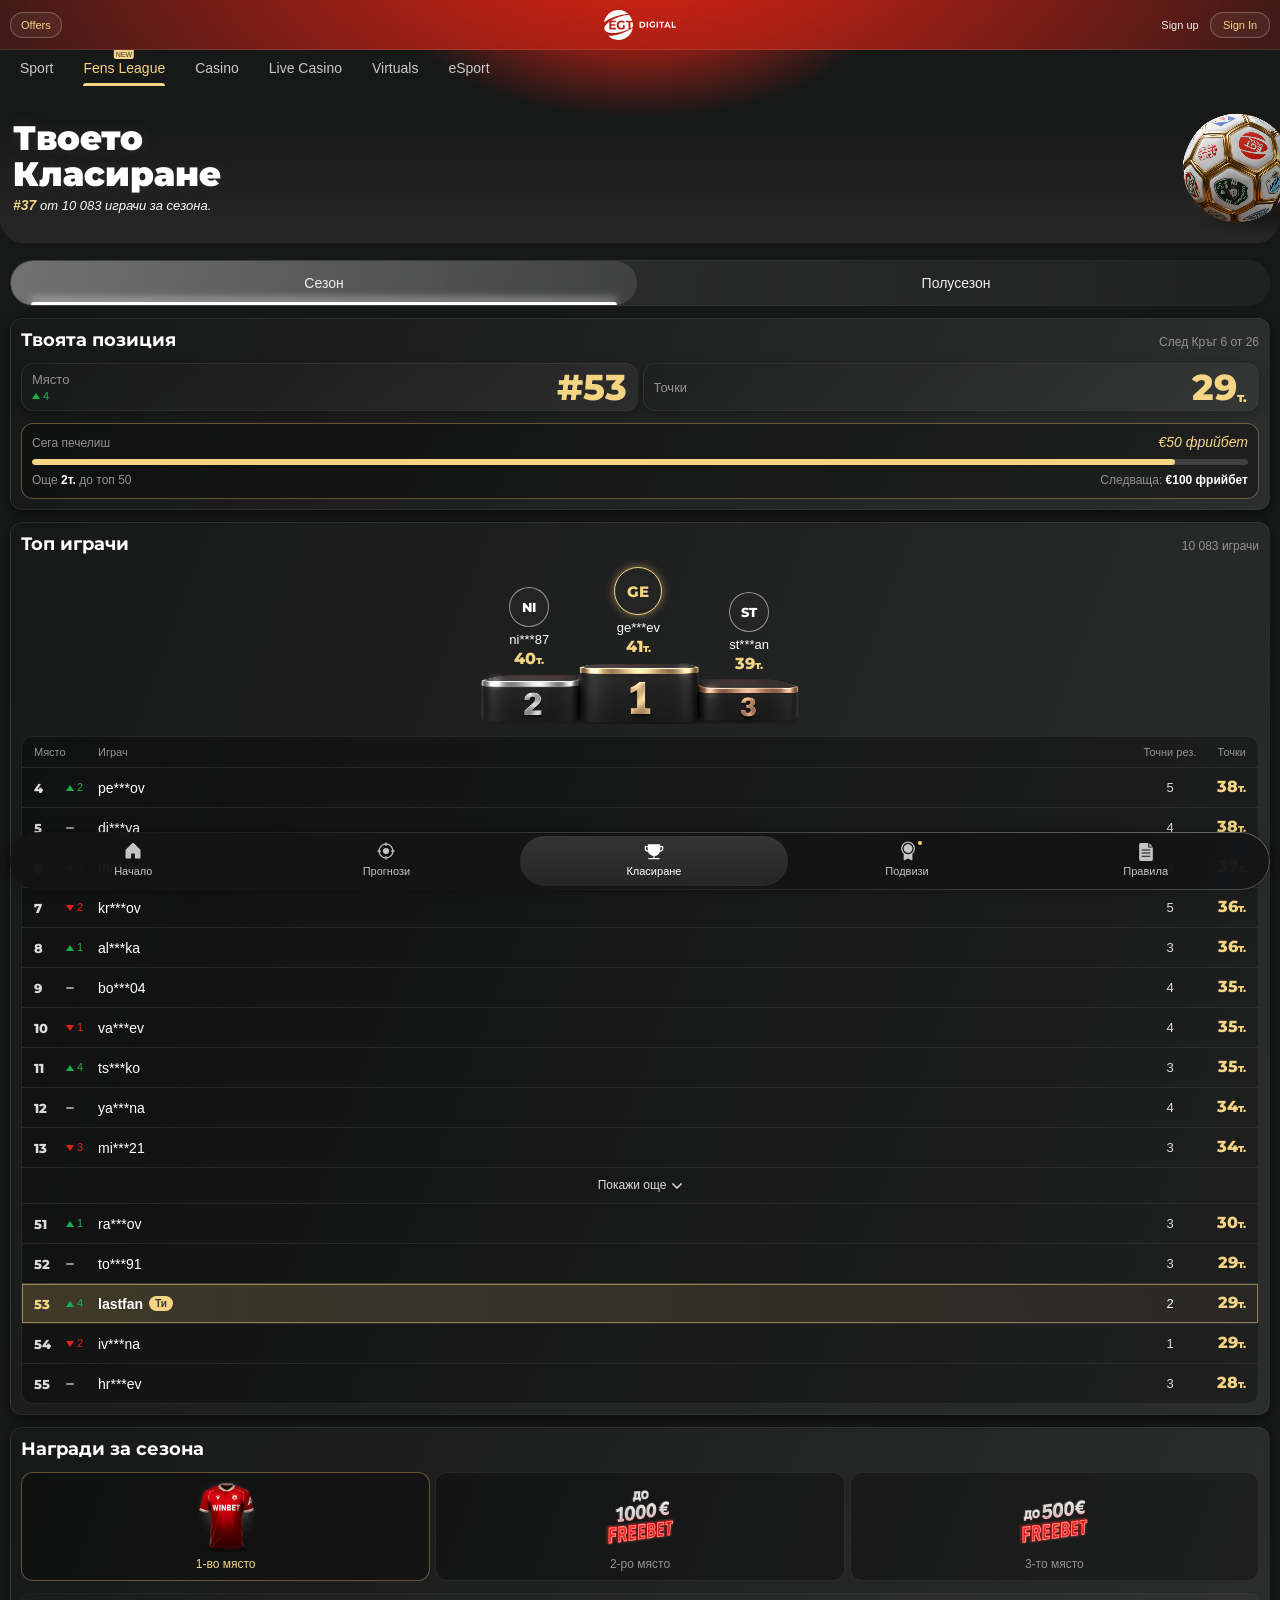
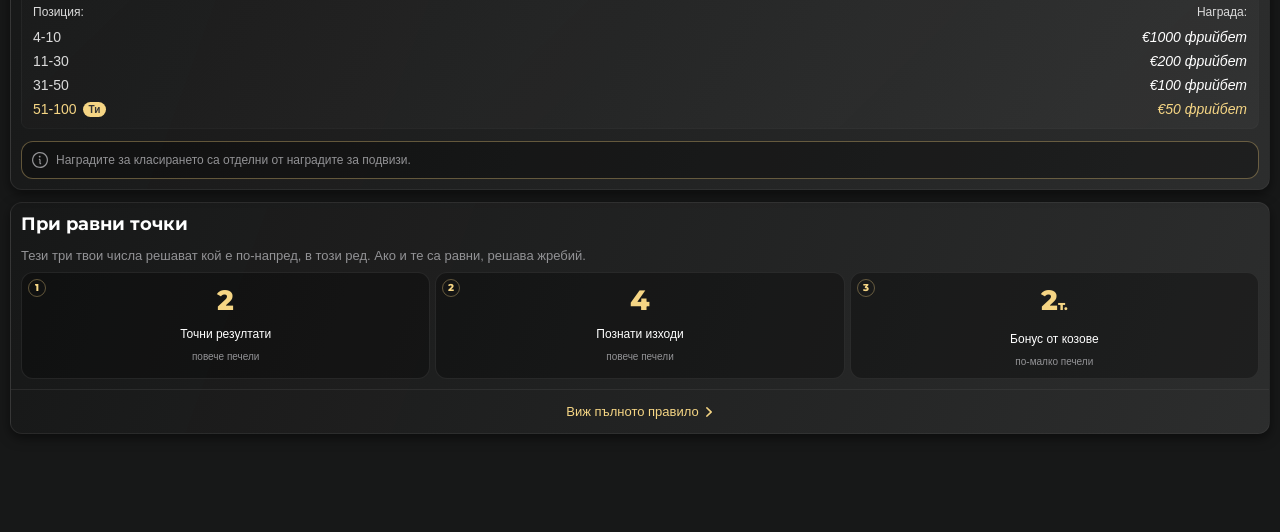
<file: rankings.html>
<!doctype html>
<html lang="bg">
<head>
  <meta charset="utf-8">
  <meta name="viewport" content="width=device-width, initial-scale=1">
  <title>Твоето Класиране · Фенска Лига</title>
  <link rel="preconnect" href="https://fonts.googleapis.com">
  <link rel="preconnect" href="https://fonts.gstatic.com" crossorigin>
  <link href="https://fonts.googleapis.com/css2?family=Inter:wght@400;500;600;700&family=Montserrat:ital,wght@0,700;0,800;0,900;1,800&display=swap" rel="stylesheet">
  <!-- the header's background and the empty card's pitch start loading before the first paint,
       so they are there when the page is first drawn (they flashed in late on reload) -->
  <link rel="preload" href="assets/lobby-main/app-header-bgr.png" as="image">
  <link rel="preload" href="assets/lobby-main/event-empty-bgr.png" as="image">
  <link rel="stylesheet" href="styles.css">
  <!-- Hides the top block until the ball's bounce intro starts -->
  <script src="components/page-boot.js"></script>
</head>
<body>
  <!-- Класиране: the page opened by "Класиране" in the tab bar. The header and the shared top
       block came from Figma's "3.1 - Ranking / Seasonal" (308:9739, since removed from the
       file); under it the rankings (2026-11-14, designed here). -->
  <div class="lobby-main">

    <!-- Figma: gradient-bgr (308:9742), the same red glow as the lobby -->
    <div class="gradient-bgr" aria-hidden="true"></div>

    <!-- Figma: header (308:9748) -->
    <header class="mobile-header">
      <div class="app-header">
        <div class="app-header__left">
          <a class="promo-item" href="#offers">Offers</a>
        </div>
        <div class="app-header__right">
          <a class="sign-up" href="#signup">Sign up</a>
          <a class="sign-in" href="#signin">Sign In</a>
        </div>
        <a class="logo" href="index.html" aria-label="EGT Digital">
          <span class="brand-logo"><img src="assets/lobby-main/egt-digital-logo.svg" alt="EGT Digital"></span>
        </a>
      </div>

      <!-- The same main-site links as on the lobby; "Fens League" leads back to the lobby -->
      <nav class="sub-header" aria-label="Main">
        <div class="sub-header__items">
          <a class="nav-link" href="index.html?tab=sport">Sport</a>
          <!-- Figma says "Fen League"; the user renamed it -->
          <a class="nav-link is-active" href="lobby.html" aria-current="page">Fens League<span class="nav-link__badge">NEW</span></a>
          <a class="nav-link" href="index.html?tab=casino">Casino</a>
          <a class="nav-link" href="index.html?tab=live-casino">Live Casino</a>
          <a class="nav-link" href="index.html?tab=virtuals">Virtuals</a>
          <a class="nav-link" href="index.html?tab=esport">eSport</a>
        </div>
      </nav>
    </header>

    <!-- Figma: Frame 15 (308:9745) with the title (308:9781), subtitle (308:9773) and ball (308:9778) -->
    <section class="page-hero">
      <h1 class="page-hero__title">Твоето<br>Класиране</h1>
      <p class="page-hero__subtitle page-hero__subtitle--rank"><strong>#<span class="count-up" data-count="53">53</span></strong><span data-rank-subtitle> от 10 083 играчи за сезона.</span></p>

      <!-- Figma's ball screenshot, as the ball video (as on the lobby) -->
      <div class="sport-header__image" aria-hidden="true">
        <img class="sport-header__shadow" src="assets/lobby-main/ball-shadow.svg" alt="">
        <div class="sport-header__ball">
          <video class="sport-header__video" autoplay muted loop playsinline data-src-mov="assets/visual-primary.mov" data-src-webm="assets/visual-primary.webm"></video>
        </div>
      </div>
    </section>

    <!-- Класиране's content (2026-11-14, designed here: Figma's "3.1 - Ranking / Seasonal"
         frame is gone from the file). Two rankings on Прогнози's tab_list_primary, Сезон and
         Полусезон (RULES.md), each with the same four cards: my position, the leaders, the
         prizes, my tie-break numbers. Every name and number is a sample; mine follow the lobby. -->
    <section class="content-bottom content-bottom--ranking">
      <div class="tab-primary-row">
        <div class="tab-primary" role="tablist">
          <button class="tab-primary__item is-active" type="button" role="tab" aria-selected="true" data-rank-tab="season">Сезон</button>
          <button class="tab-primary__item" type="button" role="tab" aria-selected="false" data-rank-tab="half">Полусезон</button>
        </div>
      </div>

      <!-- ===== Сезон (the lobby's numbers: 29т., #53 от 10 083) ===== -->
      <div class="rank-panel" data-rank-panel="season">

        <!-- my position: place and points, then how far the next prize is -->
        <div class="card rank-card">
          <div class="rank-card__head">
            <h2 class="card__title">Твоята позиция</h2>
            <p class="rank-card__meta">След Кръг 6 от 26</p>
          </div>
          <div class="history-section">
            <div class="history-stat">
              <span class="history-stat__label">Място<span class="rank-move rank-move--up rank-move--note">4</span></span>
              <span class="history-stat__points"><span class="history-stat__number">#53</span></span>
            </div>
            <div class="history-stat">
              <span class="history-stat__label">Точки</span>
              <span class="history-stat__points"><span class="history-stat__number">29</span><span class="history-stat__unit">т.</span></span>
            </div>
          </div>
          <div class="rank-next">
            <div class="rank-next__row">
              <p class="rank-next__label">Сега печелиш</p>
              <p class="rank-next__prize">€50 фрийбет</p>
            </div>
            <div class="rank-next__bar"><i style="width: 94%"></i></div>
            <div class="rank-next__row">
              <p class="rank-next__note">Още <strong>2т.</strong> до топ 50</p>
              <p class="rank-next__note">Следваща: <strong>€100 фрийбет</strong></p>
            </div>
          </div>
        </div>

        <!-- the leaders: top 3 on the lobby's podium (the prize pictures were tried on it and
             taken off again at the user's request), then 4-13 and the five players around me: 15 rows (the user's choice) -->
        <div class="card rank-card">
          <div class="rank-card__head">
            <h2 class="card__title">Топ играчи</h2>
            <p class="rank-card__meta">10 083 играчи</p>
          </div>
          <div class="rank-podium">
            <div class="rank-podium__players">
              <div class="rank-podium__player rank-podium__player--2"><span class="rank-podium__avatar">NI</span><p class="rank-podium__name">ni***87</p><p class="rank-podium__pts">40<span>т.</span></p></div>
              <div class="rank-podium__player rank-podium__player--1"><span class="rank-podium__avatar">GE</span><p class="rank-podium__name">ge***ev</p><p class="rank-podium__pts">41<span>т.</span></p></div>
              <div class="rank-podium__player rank-podium__player--3"><span class="rank-podium__avatar">ST</span><p class="rank-podium__name">st***an</p><p class="rank-podium__pts">39<span>т.</span></p></div>
            </div>
            <img class="podium" src="assets/lobby-main/podium.png" alt="">
          </div>
          <div class="rank-table">
            <!-- "Точни рез.": each player's exact scores, the first tie-break (RULES.md) -->
            <div class="rank-table__head"><span>Място</span><span>Играч</span><span>Точни рез.</span><span>Точки</span></div>
            <ol class="rank-list">
            <li class="rank-row"><span class="rank-row__pos">4</span><span class="rank-move rank-move--up">2</span><span class="rank-row__name">pe***ov</span><span class="rank-row__exact">5</span><span class="rank-row__pts">38<span>т.</span></span></li>
            <li class="rank-row"><span class="rank-row__pos">5</span><span class="rank-move rank-move--same"></span><span class="rank-row__name">di***ya</span><span class="rank-row__exact">4</span><span class="rank-row__pts">38<span>т.</span></span></li>
            <li class="rank-row"><span class="rank-row__pos">6</span><span class="rank-move rank-move--up">3</span><span class="rank-row__name">ma***n9</span><span class="rank-row__exact">4</span><span class="rank-row__pts">37<span>т.</span></span></li>
            <li class="rank-row"><span class="rank-row__pos">7</span><span class="rank-move rank-move--down">2</span><span class="rank-row__name">kr***ov</span><span class="rank-row__exact">5</span><span class="rank-row__pts">36<span>т.</span></span></li>
            <li class="rank-row"><span class="rank-row__pos">8</span><span class="rank-move rank-move--up">1</span><span class="rank-row__name">al***ka</span><span class="rank-row__exact">3</span><span class="rank-row__pts">36<span>т.</span></span></li>
            <li class="rank-row"><span class="rank-row__pos">9</span><span class="rank-move rank-move--same"></span><span class="rank-row__name">bo***04</span><span class="rank-row__exact">4</span><span class="rank-row__pts">35<span>т.</span></span></li>
            <li class="rank-row"><span class="rank-row__pos">10</span><span class="rank-move rank-move--down">1</span><span class="rank-row__name">va***ev</span><span class="rank-row__exact">4</span><span class="rank-row__pts">35<span>т.</span></span></li>
            <li class="rank-row"><span class="rank-row__pos">11</span><span class="rank-move rank-move--up">4</span><span class="rank-row__name">ts***ko</span><span class="rank-row__exact">3</span><span class="rank-row__pts">35<span>т.</span></span></li>
            <li class="rank-row"><span class="rank-row__pos">12</span><span class="rank-move rank-move--same"></span><span class="rank-row__name">ya***na</span><span class="rank-row__exact">4</span><span class="rank-row__pts">34<span>т.</span></span></li>
            <li class="rank-row"><span class="rank-row__pos">13</span><span class="rank-move rank-move--down">3</span><span class="rank-row__name">mi***21</span><span class="rank-row__exact">3</span><span class="rank-row__pts">34<span>т.</span></span></li>
            <li class="rank-row" hidden data-rank-more="1"><span class="rank-row__pos">14</span><span class="rank-move rank-move--up">1</span><span class="rank-row__name">ro***ov</span><span class="rank-row__exact">3</span><span class="rank-row__pts">34<span>т.</span></span></li>
            <li class="rank-row" hidden data-rank-more="1"><span class="rank-row__pos">15</span><span class="rank-move rank-move--up">2</span><span class="rank-row__name">el***ca</span><span class="rank-row__exact">4</span><span class="rank-row__pts">33<span>т.</span></span></li>
            <li class="rank-row" hidden data-rank-more="1"><span class="rank-row__pos">16</span><span class="rank-move rank-move--same"></span><span class="rank-row__name">da***ev</span><span class="rank-row__exact">4</span><span class="rank-row__pts">33<span>т.</span></span></li>
            <li class="rank-row" hidden data-rank-more="1"><span class="rank-row__pos">17</span><span class="rank-move rank-move--down">1</span><span class="rank-row__name">vi***or</span><span class="rank-row__exact">3</span><span class="rank-row__pts">33<span>т.</span></span></li>
            <li class="rank-row" hidden data-rank-more="1"><span class="rank-row__pos">18</span><span class="rank-move rank-move--up">5</span><span class="rank-row__name">si***na</span><span class="rank-row__exact">2</span><span class="rank-row__pts">33<span>т.</span></span></li>
            <li class="rank-row" hidden data-rank-more="1"><span class="rank-row__pos">19</span><span class="rank-move rank-move--same"></span><span class="rank-row__name">pl***en</span><span class="rank-row__exact">4</span><span class="rank-row__pts">32<span>т.</span></span></li>
            <li class="rank-row" hidden data-rank-more="1"><span class="rank-row__pos">20</span><span class="rank-move rank-move--down">2</span><span class="rank-row__name">an***77</span><span class="rank-row__exact">4</span><span class="rank-row__pts">32<span>т.</span></span></li>
            <li class="rank-row" hidden data-rank-more="1"><span class="rank-row__pos">21</span><span class="rank-move rank-move--up">1</span><span class="rank-row__name">lu***bo</span><span class="rank-row__exact">3</span><span class="rank-row__pts">32<span>т.</span></span></li>
            <li class="rank-row" hidden data-rank-more="1"><span class="rank-row__pos">22</span><span class="rank-move rank-move--same"></span><span class="rank-row__name">ka***in</span><span class="rank-row__exact">3</span><span class="rank-row__pts">32<span>т.</span></span></li>
            <li class="rank-row" hidden data-rank-more="1"><span class="rank-row__pos">23</span><span class="rank-move rank-move--up">3</span><span class="rank-row__name">ze***ro</span><span class="rank-row__exact">3</span><span class="rank-row__pts">32<span>т.</span></span></li>
            <li class="rank-row" hidden data-rank-more="2"><span class="rank-row__pos">24</span><span class="rank-move rank-move--down">1</span><span class="rank-row__name">ne***li</span><span class="rank-row__exact">2</span><span class="rank-row__pts">32<span>т.</span></span></li>
            <li class="rank-row" hidden data-rank-more="2"><span class="rank-row__pos">25</span><span class="rank-move rank-move--same"></span><span class="rank-row__name">do***ov</span><span class="rank-row__exact">4</span><span class="rank-row__pts">31<span>т.</span></span></li>
            <li class="rank-row" hidden data-rank-more="2"><span class="rank-row__pos">26</span><span class="rank-move rank-move--up">2</span><span class="rank-row__name">il***an</span><span class="rank-row__exact">3</span><span class="rank-row__pts">31<span>т.</span></span></li>
            <li class="rank-row" hidden data-rank-more="2"><span class="rank-row__pos">27</span><span class="rank-move rank-move--down">4</span><span class="rank-row__name">ra***ya</span><span class="rank-row__exact">3</span><span class="rank-row__pts">31<span>т.</span></span></li>
            <li class="rank-row" hidden data-rank-more="2"><span class="rank-row__pos">28</span><span class="rank-move rank-move--up">1</span><span class="rank-row__name">ch***ko</span><span class="rank-row__exact">3</span><span class="rank-row__pts">31<span>т.</span></span></li>
            <li class="rank-row" hidden data-rank-more="2"><span class="rank-row__pos">29</span><span class="rank-move rank-move--same"></span><span class="rank-row__name">em***il</span><span class="rank-row__exact">2</span><span class="rank-row__pts">31<span>т.</span></span></li>
            <li class="rank-row" hidden data-rank-more="2"><span class="rank-row__pos">30</span><span class="rank-move rank-move--down">1</span><span class="rank-row__name">ga***ev</span><span class="rank-row__exact">2</span><span class="rank-row__pts">31<span>т.</span></span></li>
            </ol>
            <!-- the gap between the leaders and my neighbours: shows ten more of the top each time -->
            <button class="rank-gap" type="button" data-rank-show>Покажи още <img src="assets/lobby-main/chevron-down.svg" alt="" width="10" height="6"></button>
            <ol class="rank-list">
            <li class="rank-row"><span class="rank-row__pos">51</span><span class="rank-move rank-move--up">1</span><span class="rank-row__name">ra***ov</span><span class="rank-row__exact">3</span><span class="rank-row__pts">30<span>т.</span></span></li>
            <li class="rank-row"><span class="rank-row__pos">52</span><span class="rank-move rank-move--same"></span><span class="rank-row__name">to***91</span><span class="rank-row__exact">3</span><span class="rank-row__pts">29<span>т.</span></span></li>
            <li class="rank-row is-me"><span class="rank-row__pos">53</span><span class="rank-move rank-move--up">4</span><span class="rank-row__name">lastfan<span class="rank-row__you">Ти</span></span><span class="rank-row__exact">2</span><span class="rank-row__pts">29<span>т.</span></span></li>
            <li class="rank-row"><span class="rank-row__pos">54</span><span class="rank-move rank-move--down">2</span><span class="rank-row__name">iv***na</span><span class="rank-row__exact">1</span><span class="rank-row__pts">29<span>т.</span></span></li>
            <li class="rank-row"><span class="rank-row__pos">55</span><span class="rank-move rank-move--same"></span><span class="rank-row__name">hr***ev</span><span class="rank-row__exact">3</span><span class="rank-row__pts">28<span>т.</span></span></li>
            </ol>
          </div>
        </div>

        <!-- prizes: the lobby's awards and prize-table (273:8598), with my tier marked -->
        <div class="card rank-card">
          <div class="rank-card__head">
            <h2 class="card__title">Награди за сезона</h2>
          </div>
          <div class="rank-awards">
            <div class="rank-award"><img src="assets/lobby-main/awards-season-1st.png" alt="" loading="lazy"><p>1-во място</p></div>
            <div class="rank-award"><img src="assets/lobby-main/awards-season-2nd.png" alt="" loading="lazy"><p>2-ро място</p></div>
            <div class="rank-award"><img src="assets/lobby-main/awards-season-3rd.png" alt="" loading="lazy"><p>3-то място</p></div>
          </div>
          <div class="prize-table">
            <div class="prize-table__head"><span>Позиция:</span><span>Награда:</span></div>
            <div class="prize-table__rows">
              <div class="prize-table__row"><span>4-10</span><span>€1000 фрийбет</span></div>
              <div class="prize-table__row"><span>11-30</span><span>€200 фрийбет</span></div>
              <div class="prize-table__row"><span>31-50</span><span>€100 фрийбет</span></div>
              <div class="prize-table__row is-mine"><span>51-100<span class="rank-row__you">Ти</span></span><span>€50 фрийбет</span></div>
            </div>
          </div>
          <div class="info-label">
            <img src="assets/lobby-main/icon-info-light.svg" alt="" width="16" height="16">
            <p>Наградите за класирането са отделни от наградите за подвизи.</p>
          </div>
        </div>

        <!-- my tie-break numbers, in the order the rules use them (official rules §6) -->
        <div class="card rank-card">
          <div class="rank-card__head">
            <h2 class="card__title">При равни точки</h2>
          </div>
          <p class="rules-lead">Тези три твои числа решават кой е по-напред, в този ред. Ако и те са равни, решава жребий.</p>
          <div class="rank-ties">
            <div class="rank-tie"><span class="rank-tie__order">1</span><p class="rank-tie__value">2</p><p class="rank-tie__label">Точни резултати</p><p class="rank-tie__hint">повече печели</p></div>
            <div class="rank-tie"><span class="rank-tie__order">2</span><p class="rank-tie__value">4</p><p class="rank-tie__label">Познати изходи</p><p class="rank-tie__hint">повече печели</p></div>
            <div class="rank-tie"><span class="rank-tie__order">3</span><p class="rank-tie__value">2<span>т.</span></p><p class="rank-tie__label">Бонус от козове</p><p class="rank-tie__hint">по-малко печели</p></div>
          </div>
          <a class="rules-more" href="rules.html" data-open-rules="5">Виж пълното правило <span class="season__chevron"><img src="assets/lobby-main/chevron-right.svg" alt=""></span></a>
        </div>
      </div>

      <!-- ===== Полусезон (the lobby's numbers: 14т., #132 от 13 083) ===== -->
      <div class="rank-panel" data-rank-panel="half" hidden>

        <!-- my position: place and points, then how far the next prize is -->
        <div class="card rank-card">
          <div class="rank-card__head">
            <h2 class="card__title">Твоята позиция</h2>
            <p class="rank-card__meta">След Кръг 6 от 13</p>
          </div>
          <div class="history-section">
            <div class="history-stat">
              <span class="history-stat__label">Място<span class="rank-move rank-move--up rank-move--note">7</span></span>
              <span class="history-stat__points"><span class="history-stat__number">#132</span></span>
            </div>
            <div class="history-stat">
              <span class="history-stat__label">Точки</span>
              <span class="history-stat__points"><span class="history-stat__number">14</span><span class="history-stat__unit">т.</span></span>
            </div>
          </div>
          <div class="rank-next">
            <div class="rank-next__row">
              <p class="rank-next__label">Сега печелиш</p>
              <p class="rank-next__prize is-none">Извън наградите</p>
            </div>
            <div class="rank-next__bar"><i style="width: 82%"></i></div>
            <div class="rank-next__row">
              <p class="rank-next__note">Още <strong>3т.</strong> до топ 50</p>
              <p class="rank-next__note">Следваща: <strong>€10 фрийбет</strong></p>
            </div>
          </div>
        </div>

        <!-- the leaders: top 3 on the lobby's podium (the prize pictures were tried on it and
             taken off again at the user's request), then 4-13 and the five players around me: 15 rows (the user's choice) -->
        <div class="card rank-card">
          <div class="rank-card__head">
            <h2 class="card__title">Топ играчи</h2>
            <p class="rank-card__meta">13 083 играчи</p>
          </div>
          <div class="rank-podium">
            <div class="rank-podium__players">
              <div class="rank-podium__player rank-podium__player--2"><span class="rank-podium__avatar">BO</span><p class="rank-podium__name">bo***04</p><p class="rank-podium__pts">25<span>т.</span></p></div>
              <div class="rank-podium__player rank-podium__player--1"><span class="rank-podium__avatar">AL</span><p class="rank-podium__name">al***ka</p><p class="rank-podium__pts">26<span>т.</span></p></div>
              <div class="rank-podium__player rank-podium__player--3"><span class="rank-podium__avatar">VA</span><p class="rank-podium__name">va***ev</p><p class="rank-podium__pts">25<span>т.</span></p></div>
            </div>
            <img class="podium" src="assets/lobby-main/podium.png" alt="">
          </div>
          <div class="rank-table">
            <!-- "Точни рез.": each player's exact scores, the first tie-break (RULES.md) -->
            <div class="rank-table__head"><span>Място</span><span>Играч</span><span>Точни рез.</span><span>Точки</span></div>
            <ol class="rank-list">
            <li class="rank-row"><span class="rank-row__pos">4</span><span class="rank-move rank-move--up">1</span><span class="rank-row__name">ts***ko</span><span class="rank-row__exact">4</span><span class="rank-row__pts">24<span>т.</span></span></li>
            <li class="rank-row"><span class="rank-row__pos">5</span><span class="rank-move rank-move--same"></span><span class="rank-row__name">ya***na</span><span class="rank-row__exact">3</span><span class="rank-row__pts">24<span>т.</span></span></li>
            <li class="rank-row"><span class="rank-row__pos">6</span><span class="rank-move rank-move--down">1</span><span class="rank-row__name">mi***21</span><span class="rank-row__exact">3</span><span class="rank-row__pts">24<span>т.</span></span></li>
            <li class="rank-row"><span class="rank-row__pos">7</span><span class="rank-move rank-move--up">4</span><span class="rank-row__name">ro***ov</span><span class="rank-row__exact">3</span><span class="rank-row__pts">23<span>т.</span></span></li>
            <li class="rank-row"><span class="rank-row__pos">8</span><span class="rank-move rank-move--same"></span><span class="rank-row__name">el***ca</span><span class="rank-row__exact">3</span><span class="rank-row__pts">23<span>т.</span></span></li>
            <li class="rank-row"><span class="rank-row__pos">9</span><span class="rank-move rank-move--down">3</span><span class="rank-row__name">da***ev</span><span class="rank-row__exact">2</span><span class="rank-row__pts">23<span>т.</span></span></li>
            <li class="rank-row"><span class="rank-row__pos">10</span><span class="rank-move rank-move--up">1</span><span class="rank-row__name">vi***or</span><span class="rank-row__exact">4</span><span class="rank-row__pts">22<span>т.</span></span></li>
            <li class="rank-row"><span class="rank-row__pos">11</span><span class="rank-move rank-move--up">2</span><span class="rank-row__name">si***na</span><span class="rank-row__exact">3</span><span class="rank-row__pts">22<span>т.</span></span></li>
            <li class="rank-row"><span class="rank-row__pos">12</span><span class="rank-move rank-move--same"></span><span class="rank-row__name">pl***en</span><span class="rank-row__exact">3</span><span class="rank-row__pts">22<span>т.</span></span></li>
            <li class="rank-row"><span class="rank-row__pos">13</span><span class="rank-move rank-move--down">1</span><span class="rank-row__name">an***77</span><span class="rank-row__exact">2</span><span class="rank-row__pts">22<span>т.</span></span></li>
            <li class="rank-row" hidden data-rank-more="1"><span class="rank-row__pos">14</span><span class="rank-move rank-move--up">5</span><span class="rank-row__name">lu***bo</span><span class="rank-row__exact">2</span><span class="rank-row__pts">22<span>т.</span></span></li>
            <li class="rank-row" hidden data-rank-more="1"><span class="rank-row__pos">15</span><span class="rank-move rank-move--same"></span><span class="rank-row__name">ka***in</span><span class="rank-row__exact">4</span><span class="rank-row__pts">21<span>т.</span></span></li>
            <li class="rank-row" hidden data-rank-more="1"><span class="rank-row__pos">16</span><span class="rank-move rank-move--down">2</span><span class="rank-row__name">ze***ro</span><span class="rank-row__exact">3</span><span class="rank-row__pts">21<span>т.</span></span></li>
            <li class="rank-row" hidden data-rank-more="1"><span class="rank-row__pos">17</span><span class="rank-move rank-move--up">1</span><span class="rank-row__name">ne***li</span><span class="rank-row__exact">3</span><span class="rank-row__pts">21<span>т.</span></span></li>
            <li class="rank-row" hidden data-rank-more="1"><span class="rank-row__pos">18</span><span class="rank-move rank-move--same"></span><span class="rank-row__name">do***ov</span><span class="rank-row__exact">3</span><span class="rank-row__pts">21<span>т.</span></span></li>
            <li class="rank-row" hidden data-rank-more="1"><span class="rank-row__pos">19</span><span class="rank-move rank-move--up">3</span><span class="rank-row__name">il***an</span><span class="rank-row__exact">3</span><span class="rank-row__pts">21<span>т.</span></span></li>
            <li class="rank-row" hidden data-rank-more="1"><span class="rank-row__pos">20</span><span class="rank-move rank-move--down">1</span><span class="rank-row__name">ra***ya</span><span class="rank-row__exact">2</span><span class="rank-row__pts">21<span>т.</span></span></li>
            <li class="rank-row" hidden data-rank-more="1"><span class="rank-row__pos">21</span><span class="rank-move rank-move--same"></span><span class="rank-row__name">ch***ko</span><span class="rank-row__exact">2</span><span class="rank-row__pts">21<span>т.</span></span></li>
            <li class="rank-row" hidden data-rank-more="1"><span class="rank-row__pos">22</span><span class="rank-move rank-move--up">2</span><span class="rank-row__name">em***il</span><span class="rank-row__exact">2</span><span class="rank-row__pts">21<span>т.</span></span></li>
            <li class="rank-row" hidden data-rank-more="1"><span class="rank-row__pos">23</span><span class="rank-move rank-move--down">4</span><span class="rank-row__name">ga***ev</span><span class="rank-row__exact">1</span><span class="rank-row__pts">21<span>т.</span></span></li>
            <li class="rank-row" hidden data-rank-more="2"><span class="rank-row__pos">24</span><span class="rank-move rank-move--up">1</span><span class="rank-row__name">ge***ev</span><span class="rank-row__exact">3</span><span class="rank-row__pts">20<span>т.</span></span></li>
            <li class="rank-row" hidden data-rank-more="2"><span class="rank-row__pos">25</span><span class="rank-move rank-move--same"></span><span class="rank-row__name">ni***87</span><span class="rank-row__exact">3</span><span class="rank-row__pts">20<span>т.</span></span></li>
            <li class="rank-row" hidden data-rank-more="2"><span class="rank-row__pos">26</span><span class="rank-move rank-move--down">1</span><span class="rank-row__name">st***an</span><span class="rank-row__exact">3</span><span class="rank-row__pts">20<span>т.</span></span></li>
            <li class="rank-row" hidden data-rank-more="2"><span class="rank-row__pos">27</span><span class="rank-move rank-move--same"></span><span class="rank-row__name">pe***ov</span><span class="rank-row__exact">2</span><span class="rank-row__pts">20<span>т.</span></span></li>
            <li class="rank-row" hidden data-rank-more="2"><span class="rank-row__pos">28</span><span class="rank-move rank-move--up">1</span><span class="rank-row__name">di***ya</span><span class="rank-row__exact">2</span><span class="rank-row__pts">20<span>т.</span></span></li>
            <li class="rank-row" hidden data-rank-more="2"><span class="rank-row__pos">29</span><span class="rank-move rank-move--down">1</span><span class="rank-row__name">ma***n9</span><span class="rank-row__exact">2</span><span class="rank-row__pts">20<span>т.</span></span></li>
            <li class="rank-row" hidden data-rank-more="2"><span class="rank-row__pos">30</span><span class="rank-move rank-move--up">2</span><span class="rank-row__name">kr***ov</span><span class="rank-row__exact">1</span><span class="rank-row__pts">20<span>т.</span></span></li>
            </ol>
            <!-- the gap between the leaders and my neighbours: shows ten more of the top each time -->
            <button class="rank-gap" type="button" data-rank-show>Покажи още <img src="assets/lobby-main/chevron-down.svg" alt="" width="10" height="6"></button>
            <ol class="rank-list">
            <li class="rank-row"><span class="rank-row__pos">130</span><span class="rank-move rank-move--same"></span><span class="rank-row__name">sv***ov</span><span class="rank-row__exact">2</span><span class="rank-row__pts">15<span>т.</span></span></li>
            <li class="rank-row"><span class="rank-row__pos">131</span><span class="rank-move rank-move--down">1</span><span class="rank-row__name">ke***12</span><span class="rank-row__exact">2</span><span class="rank-row__pts">14<span>т.</span></span></li>
            <li class="rank-row is-me"><span class="rank-row__pos">132</span><span class="rank-move rank-move--up">7</span><span class="rank-row__name">lastfan<span class="rank-row__you">Ти</span></span><span class="rank-row__exact">1</span><span class="rank-row__pts">14<span>т.</span></span></li>
            <li class="rank-row"><span class="rank-row__pos">133</span><span class="rank-move rank-move--up">2</span><span class="rank-row__name">ol***ga</span><span class="rank-row__exact">0</span><span class="rank-row__pts">14<span>т.</span></span></li>
            <li class="rank-row"><span class="rank-row__pos">134</span><span class="rank-move rank-move--same"></span><span class="rank-row__name">bi***er</span><span class="rank-row__exact">1</span><span class="rank-row__pts">13<span>т.</span></span></li>
            </ol>
          </div>
        </div>

        <!-- prizes: the lobby's awards and prize-table (273:8598), with my tier marked -->
        <div class="card rank-card">
          <div class="rank-card__head">
            <h2 class="card__title">Награди за полусезона</h2>
          </div>
          <div class="rank-awards">
            <div class="rank-award"><img src="assets/lobby-main/awards-halfseason-1st.png" alt="" loading="lazy"><p>1-во място</p></div>
            <div class="rank-award"><img src="assets/lobby-main/awards-halfseason-2nd.png" alt="" loading="lazy"><p>2-ро място</p></div>
            <div class="rank-award"><img src="assets/lobby-main/awards-halfseason-3rd.png" alt="" loading="lazy"><p>3-то място</p></div>
          </div>
          <div class="prize-table">
            <div class="prize-table__head"><span>Позиция:</span><span>Награда:</span></div>
            <div class="prize-table__rows">
              <div class="prize-table__row"><span>4-10</span><span>€100 фрийбет</span></div>
              <div class="prize-table__row"><span>11-30</span><span>€20 фрийбет</span></div>
              <div class="prize-table__row"><span>31-50</span><span>€10 фрийбет</span></div>
            </div>
          </div>
          <div class="info-label">
            <img src="assets/lobby-main/icon-info-light.svg" alt="" width="16" height="16">
            <p>Наградите за класирането са отделни от наградите за подвизи.</p>
          </div>
        </div>

        <!-- my tie-break numbers, in the order the rules use them (official rules §6) -->
        <div class="card rank-card">
          <div class="rank-card__head">
            <h2 class="card__title">При равни точки</h2>
          </div>
          <p class="rules-lead">Тези три твои числа решават кой е по-напред, в този ред. Ако и те са равни, решава жребий.</p>
          <div class="rank-ties">
            <div class="rank-tie"><span class="rank-tie__order">1</span><p class="rank-tie__value">1</p><p class="rank-tie__label">Точни резултати</p><p class="rank-tie__hint">повече печели</p></div>
            <div class="rank-tie"><span class="rank-tie__order">2</span><p class="rank-tie__value">3</p><p class="rank-tie__label">Познати изходи</p><p class="rank-tie__hint">повече печели</p></div>
            <div class="rank-tie"><span class="rank-tie__order">3</span><p class="rank-tie__value">0<span>т.</span></p><p class="rank-tie__label">Бонус от козове</p><p class="rank-tie__hint">по-малко печели</p></div>
          </div>
          <a class="rules-more" href="rules.html" data-open-rules="5">Виж пълното правило <span class="season__chevron"><img src="assets/lobby-main/chevron-right.svg" alt=""></span></a>
        </div>
      </div>
    </section>

    <!-- Figma: bottom tab bar, "Frame 181" (299:9412); Класиране is this page -->
    <nav class="tab-nav" aria-label="Главно меню">
      <span class="tab-nav__active" aria-hidden="true" style="left: 144px; width: 74px"></span>
      <a class="tab-nav__item tab-nav__item--1" href="lobby.html">
        <svg class="tab-nav__icon" aria-hidden="true" width="20" height="20" viewBox="0 0 20 20" fill="none" xmlns="http://www.w3.org/2000/svg"><g><path d="M17.5 9.375V16.875C17.5 17.0408 17.4342 17.1997 17.3169 17.3169C17.1997 17.4342 17.0408 17.5 16.875 17.5H12.5C12.3342 17.5 12.1753 17.4342 12.0581 17.3169C11.9408 17.1997 11.875 17.0408 11.875 16.875V12.8125C11.875 12.7296 11.8421 12.6501 11.7835 12.5915C11.7249 12.5329 11.6454 12.5 11.5625 12.5H8.4375C8.35462 12.5 8.27513 12.5329 8.21653 12.5915C8.15792 12.6501 8.125 12.7296 8.125 12.8125V16.875C8.125 17.0408 8.05915 17.1997 7.94194 17.3169C7.82473 17.4342 7.66576 17.5 7.5 17.5H3.125C2.95924 17.5 2.80027 17.4342 2.68306 17.3169C2.56585 17.1997 2.5 17.0408 2.5 16.875V9.375C2.50015 9.04354 2.63195 8.72571 2.86641 8.49141L9.11641 2.24141C9.3508 2.00716 9.66862 1.87558 10 1.87558C10.3314 1.87558 10.6492 2.00716 10.8836 2.24141L17.1336 8.49141C17.368 8.72571 17.4998 9.04354 17.5 9.375Z" fill="white"/></g></svg>
        <span class="tab-nav__label">Начало</span>
      </a>
      <a class="tab-nav__item tab-nav__item--2" href="predictions.html">
        <svg class="tab-nav__icon" aria-hidden="true" width="20" height="20" viewBox="0 0 20 20" fill="none" xmlns="http://www.w3.org/2000/svg"><g><path d="M18.125 9.375H17.4734C17.3235 7.60894 16.5538 5.95282 15.3005 4.69953C14.0472 3.44624 12.3911 2.67654 10.625 2.52656V1.875C10.625 1.70924 10.5592 1.55027 10.4419 1.43306C10.3247 1.31585 10.1658 1.25 10 1.25C9.83424 1.25 9.67527 1.31585 9.55806 1.43306C9.44085 1.55027 9.375 1.70924 9.375 1.875V2.52656C7.60894 2.67654 5.95282 3.44624 4.69953 4.69953C3.44624 5.95282 2.67654 7.60894 2.52656 9.375H1.875C1.70924 9.375 1.55027 9.44085 1.43306 9.55806C1.31585 9.67527 1.25 9.83424 1.25 10C1.25 10.1658 1.31585 10.3247 1.43306 10.4419C1.55027 10.5592 1.70924 10.625 1.875 10.625H2.52656C2.67654 12.3911 3.44624 14.0472 4.69953 15.3005C5.95282 16.5538 7.60894 17.3235 9.375 17.4734V18.125C9.375 18.2908 9.44085 18.4497 9.55806 18.5669C9.67527 18.6842 9.83424 18.75 10 18.75C10.1658 18.75 10.3247 18.6842 10.4419 18.5669C10.5592 18.4497 10.625 18.2908 10.625 18.125V17.4734C12.3911 17.3235 14.0472 16.5538 15.3005 15.3005C16.5538 14.0472 17.3235 12.3911 17.4734 10.625H18.125C18.2908 10.625 18.4497 10.5592 18.5669 10.4419C18.6842 10.3247 18.75 10.1658 18.75 10C18.75 9.83424 18.6842 9.67527 18.5669 9.55806C18.4497 9.44085 18.2908 9.375 18.125 9.375ZM15.625 10.625H16.2188C16.0725 12.0587 15.4361 13.398 14.4171 14.4171C13.398 15.4361 12.0587 16.0725 10.625 16.2188V15.625C10.625 15.4592 10.5592 15.3003 10.4419 15.1831C10.3247 15.0658 10.1658 15 10 15C9.83424 15 9.67527 15.0658 9.55806 15.1831C9.44085 15.3003 9.375 15.4592 9.375 15.625V16.2188C7.94131 16.0725 6.60196 15.4361 5.58292 14.4171C4.56388 13.398 3.92754 12.0587 3.78125 10.625H4.375C4.54076 10.625 4.69973 10.5592 4.81694 10.4419C4.93415 10.3247 5 10.1658 5 10C5 9.83424 4.93415 9.67527 4.81694 9.55806C4.69973 9.44085 4.54076 9.375 4.375 9.375H3.78125C3.92754 7.94131 4.56388 6.60196 5.58292 5.58292C6.60196 4.56388 7.94131 3.92754 9.375 3.78125V4.375C9.375 4.54076 9.44085 4.69973 9.55806 4.81694C9.67527 4.93415 9.83424 5 10 5C10.1658 5 10.3247 4.93415 10.4419 4.81694C10.5592 4.69973 10.625 4.54076 10.625 4.375V3.78125C12.0587 3.92754 13.398 4.56388 14.4171 5.58292C15.4361 6.60196 16.0725 7.94131 16.2188 9.375H15.625C15.4592 9.375 15.3003 9.44085 15.1831 9.55806C15.0658 9.67527 15 9.83424 15 10C15 10.1658 15.0658 10.3247 15.1831 10.4419C15.3003 10.5592 15.4592 10.625 15.625 10.625ZM13.125 10C13.125 10.6181 12.9417 11.2223 12.5983 11.7362C12.255 12.2501 11.7669 12.6506 11.1959 12.8871C10.6249 13.1236 9.99653 13.1855 9.39034 13.065C8.78415 12.9444 8.22733 12.6467 7.79029 12.2097C7.35325 11.7727 7.05562 11.2158 6.93505 10.6097C6.81447 10.0035 6.87635 9.37513 7.11288 8.80411C7.3494 8.2331 7.74994 7.74504 8.26384 7.40166C8.77775 7.05828 9.38193 6.875 10 6.875C10.8288 6.875 11.6237 7.20424 12.2097 7.79029C12.7958 8.37634 13.125 9.1712 13.125 10Z" fill="white" fill-opacity="0.75"/></g></svg>
        <span class="tab-nav__label">Прогнози</span>
      </a>
      <a class="tab-nav__item tab-nav__item--3 is-active" href="rankings.html" aria-current="page">
        <svg class="tab-nav__icon" aria-hidden="true" width="20" height="20" viewBox="0 0 20 20" fill="none" xmlns="http://www.w3.org/2000/svg"><g><path d="M18.125 5H16.25V3.75C16.25 3.58424 16.1842 3.42527 16.0669 3.30806C15.9497 3.19085 15.7908 3.125 15.625 3.125H4.375C4.20924 3.125 4.05027 3.19085 3.93306 3.30806C3.81585 3.42527 3.75 3.58424 3.75 3.75V5H1.875C1.54348 5 1.22554 5.1317 0.991116 5.36612C0.756696 5.60054 0.625 5.91848 0.625 6.25V7.5C0.625 8.3288 0.95424 9.12366 1.54029 9.70971C1.83047 9.99989 2.17497 10.2301 2.55411 10.3871C2.93326 10.5442 3.33962 10.625 3.75 10.625H4.03516C4.40332 11.7917 5.10529 12.825 6.0543 13.5971C7.00331 14.3693 8.15778 14.8464 9.375 14.9695V16.875H4.90891C4.74315 16.875 4.58418 16.9408 4.46697 17.0581C4.34976 17.1753 4.28391 17.3342 4.28391 17.5C4.28391 17.6658 4.34976 17.8247 4.46697 17.9419C4.58418 18.0592 4.74315 18.125 4.90891 18.125H15.0911C15.2569 18.125 15.4158 18.0592 15.533 17.9419C15.6502 17.8247 15.7161 17.6658 15.7161 17.5C15.7161 17.3342 15.6502 17.1753 15.533 17.0581C15.4158 16.9408 15.2569 16.875 15.0911 16.875H10.625V14.9672C13.1203 14.7148 15.1906 12.9641 15.9438 10.625H16.25C17.0788 10.625 17.8737 10.2958 18.4597 9.70971C19.0458 9.12366 19.375 8.3288 19.375 7.5V6.25C19.375 5.91848 19.2433 5.60054 19.0089 5.36612C18.7745 5.1317 18.4565 5 18.125 5ZM3.75 9.375C3.25272 9.375 2.77581 9.17746 2.42417 8.82583C2.07254 8.4742 1.875 7.99728 1.875 7.5V6.25H3.75V8.75C3.75 8.95833 3.76016 9.16667 3.78047 9.375H3.75ZM18.125 7.5C18.125 7.99728 17.9275 8.4742 17.5758 8.82583C17.2242 9.17746 16.7473 9.375 16.25 9.375H16.2109C16.2366 9.14411 16.2496 8.912 16.25 8.67969V6.25H18.125V7.5Z" fill="white" fill-opacity="0.75"/></g></svg>
        <span class="tab-nav__label">Класиране</span>
      </a>
      <a class="tab-nav__item tab-nav__item--4" href="achievements.html">
        <svg class="tab-nav__icon" aria-hidden="true" width="20" height="20" viewBox="0 0 20 20" fill="none" xmlns="http://www.w3.org/2000/svg"><g><path d="M17.9276 7.49997C17.9283 6.34138 17.6362 5.2014 17.0784 4.18593C16.5206 3.17045 15.7152 2.31241 14.737 1.69151C13.7589 1.0706 12.6396 0.706975 11.4833 0.634393C10.327 0.561812 9.1711 0.782634 8.12297 1.27635C7.07484 1.77006 6.16848 2.52065 5.48807 3.45841C4.80766 4.39616 4.37528 5.49066 4.23109 6.64025C4.08689 7.78983 4.23556 8.95721 4.66328 10.034C5.091 11.1107 5.78391 12.0619 6.67763 12.7992V18.75C6.67756 18.8566 6.70474 18.9614 6.7566 19.0545C6.80847 19.1476 6.88328 19.226 6.97394 19.282C7.0646 19.3381 7.16809 19.37 7.27458 19.3748C7.38106 19.3796 7.487 19.357 7.58232 19.3093L11.0526 17.5781L14.5237 19.3133C14.6107 19.3549 14.7062 19.376 14.8026 19.375C14.9684 19.375 15.1274 19.3091 15.2446 19.1919C15.3618 19.0747 15.4276 18.9157 15.4276 18.75V12.7992C16.2096 12.1552 16.8393 11.346 17.2716 10.4298C17.7038 9.51356 17.9278 8.51302 17.9276 7.49997ZM5.42763 7.49997C5.42763 6.38745 5.75753 5.29992 6.37562 4.37489C6.9937 3.44986 7.8722 2.72889 8.90004 2.30315C9.92787 1.87741 11.0589 1.76601 12.15 1.98305C13.2412 2.2001 14.2434 2.73582 15.0301 3.5225C15.8168 4.30917 16.3525 5.31144 16.5696 6.40259C16.7866 7.49373 16.6752 8.62473 16.2495 9.65257C15.8237 10.6804 15.1027 11.5589 14.1777 12.177C13.2527 12.7951 12.1652 13.125 11.0526 13.125C9.5613 13.1233 8.13152 12.5302 7.07698 11.4756C6.02245 10.4211 5.42929 8.99131 5.42763 7.49997ZM6.67763 7.49997C6.67763 6.63468 6.93422 5.78882 7.41495 5.06935C7.89568 4.34989 8.57897 3.78913 9.37839 3.458C10.1778 3.12686 11.0575 3.04022 11.9062 3.20904C12.7548 3.37785 13.5344 3.79452 14.1462 4.40638C14.7581 5.01823 15.1748 5.79778 15.3436 6.64645C15.5124 7.49512 15.4257 8.37478 15.0946 9.17421C14.7635 9.97364 14.2027 10.6569 13.4833 11.1377C12.7638 11.6184 11.9179 11.875 11.0526 11.875C9.89269 11.8737 8.78061 11.4124 7.96041 10.5922C7.14021 9.77199 6.67887 8.65991 6.67763 7.49997Z" fill="white" fill-opacity="0.75"/></g></svg>
        <span class="tab-nav__label">Подвизи</span>
        <span class="tab-nav__dot" aria-hidden="true"></span>
      </a>
      <a class="tab-nav__item tab-nav__item--5" href="rules.html">
        <svg class="tab-nav__icon" aria-hidden="true" width="20" height="20" viewBox="0 0 20 20" fill="none" xmlns="http://www.w3.org/2000/svg"><g><g><path d="M12.807 5.59591C12.6675 5.59591 12.5337 5.54071 12.4351 5.44245C12.3365 5.3442 12.281 5.21094 12.281 5.07199V1.05263H4.7368C4.31821 1.05316 3.91692 1.21903 3.62093 1.51386C3.32494 1.80869 3.15842 2.20842 3.15789 2.62538V17.3746C3.15842 17.7916 3.32494 18.1913 3.62093 18.4861C3.91692 18.781 4.31821 18.9468 4.7368 18.9474H15.2632C15.6818 18.9468 16.0831 18.781 16.3791 18.4861C16.6751 18.1913 16.8416 17.7916 16.8421 17.3746V5.59591H12.807ZM13.8599 14.753H6.14006C6.00043 14.753 5.86652 14.6978 5.76779 14.5994C5.66906 14.5011 5.61359 14.3677 5.61359 14.2286C5.61359 14.0895 5.66906 13.9562 5.76779 13.8578C5.86652 13.7595 6.00043 13.7042 6.14006 13.7042H13.8589C13.9986 13.7042 14.1325 13.7595 14.2312 13.8578C14.33 13.9562 14.3854 14.0895 14.3854 14.2286C14.3854 14.3677 14.33 14.5011 14.2312 14.5994C14.1325 14.6978 13.9996 14.753 13.8599 14.753ZM13.8589 11.6075H6.14006C6.00043 11.6075 5.86652 11.5523 5.76779 11.4539C5.66906 11.3556 5.61359 11.2222 5.61359 11.0831C5.61359 10.944 5.66906 10.8107 5.76779 10.7123C5.86652 10.614 6.00043 10.5587 6.14006 10.5587H13.8589C13.9986 10.5587 14.1325 10.614 14.2312 10.7123C14.33 10.8107 14.3854 10.944 14.3854 11.0831C14.3854 11.2222 14.33 11.3556 14.2312 11.4539C14.1325 11.5523 13.9986 11.6075 13.8589 11.6075ZM13.8589 8.46205H6.14006C6.00043 8.46205 5.86652 8.4068 5.76779 8.30845C5.66906 8.2101 5.61359 8.07672 5.61359 7.93763C5.61359 7.79855 5.66906 7.66516 5.76779 7.56681C5.86652 7.46847 6.00043 7.41322 6.14006 7.41322H13.8589C13.9986 7.41322 14.1325 7.46847 14.2312 7.56681C14.33 7.66516 14.3854 7.79855 14.3854 7.93763C14.3854 8.07672 14.33 8.2101 14.2312 8.30845C14.1325 8.4068 13.9986 8.46205 13.8589 8.46205Z" fill="white" fill-opacity="0.75"/><path d="M13.3333 1.35942V4.54767H16.534L13.3333 1.35942Z" fill="white" fill-opacity="0.75"/></g></g></svg>
        <span class="tab-nav__label">Правила</span>
      </a>
    </nav>
  </div>

  <!-- loads the ball video and starts it from a random point -->
  <script src="components/ball-video.js"></script>
  <!-- the ball and title slide off / on when moving between the product's pages -->
  <script src="components/page-motion.js"></script>
  <script src="components/tab-nav.js"></script>
  <script src="components/hero-intro.js"></script>
  <script>
    // Класиране: Сезон / Полусезон, "Покажи още" in the list, and the link to the rule.
    (function () {
      var list = function (selector, root) { return Array.prototype.slice.call((root || document).querySelectorAll(selector)); };
      var canAnimate = !!Element.prototype.animate && !window.matchMedia('(prefers-reduced-motion: reduce)').matches;

      // the same quick entry as Прогнози's tabs: each block rises 10px and fades in
      function riseIn(els) {
        if (!canAnimate) return;
        els.forEach(function (el, n) {
          el.getAnimations().forEach(function (a) { a.cancel(); });
          el.animate([{ opacity: 0, transform: 'translateY(10px)' }, { opacity: 1, transform: 'none' }],
            { duration: 340, delay: Math.min(n, 7) * 45, easing: 'cubic-bezier(0.2, 0.7, 0.2, 1)', fill: 'backwards' });
        });
      }

      // the hero's line follows the ranking shown (the lobby's numbers)
      var SUBTITLE = {
        season: { rank: '53', rest: ' от 10 083 играчи за сезона.' },
        half: { rank: '132', rest: ' от 13 083 играчи за полусезона.' }
      };
      var rankNumber = document.querySelector('.page-hero .count-up');
      var rankRest = document.querySelector('[data-rank-subtitle]');

      var tabs = list('[data-rank-tab]');
      tabs.forEach(function (tab) {
        tab.addEventListener('click', function () {
          if (tab.classList.contains('is-active')) return;
          var name = tab.getAttribute('data-rank-tab');
          tabs.forEach(function (other) {
            other.classList.toggle('is-active', other === tab);
            other.setAttribute('aria-selected', String(other === tab));
          });
          list('[data-rank-panel]').forEach(function (el) { el.hidden = el.getAttribute('data-rank-panel') !== name; });
          riseIn(list('[data-rank-panel="' + name + '"] > *'));
          if (rankNumber && rankRest) {
            rankNumber.style.minWidth = ''; // hero-intro.js held the first number's width
            rankNumber.setAttribute('data-count', SUBTITLE[name].rank);
            rankNumber.textContent = SUBTITLE[name].rank;
            rankRest.textContent = SUBTITLE[name].rest;
          }
        });
      });

      // "Покажи още": the next places of the top each time (14-23, then 24-30, the end of the sample)
      list('[data-rank-show]').forEach(function (btn) {
        var shown = 0;
        btn.addEventListener('click', function () {
          var table = btn.closest('.rank-table');
          var next = list('[data-rank-more="' + (shown + 1) + '"]', table);
          if (!next.length) return;
          shown += 1;
          next.forEach(function (row) { row.hidden = false; });
          riseIn(next);
          if (!table.querySelector('[data-rank-more="' + (shown + 1) + '"]')) {
            btn.classList.add('is-done');
            btn.setAttribute('aria-hidden', 'true');
            btn.tabIndex = -1;
          }
        });
      });

      // "Виж пълното правило": Правила opens on that section of Пълни правила. It goes through
      // the tab bar's Правила tab, so the page leaves like a tab change (rules.html reads the
      // section from sessionStorage)
      list('[data-open-rules]').forEach(function (link) {
        link.addEventListener('click', function (e) {
          e.preventDefault();
          try { sessionStorage.setItem('fens-rules-section', link.getAttribute('data-open-rules')); } catch (err) { /* opens on Накратко */ }
          var tab = document.querySelector('.tab-nav__item[href="rules.html"]');
          if (tab) tab.click();
          else window.location.href = link.getAttribute('href');
        });
      });
    })();
  </script>
</body>
</html>
</file>
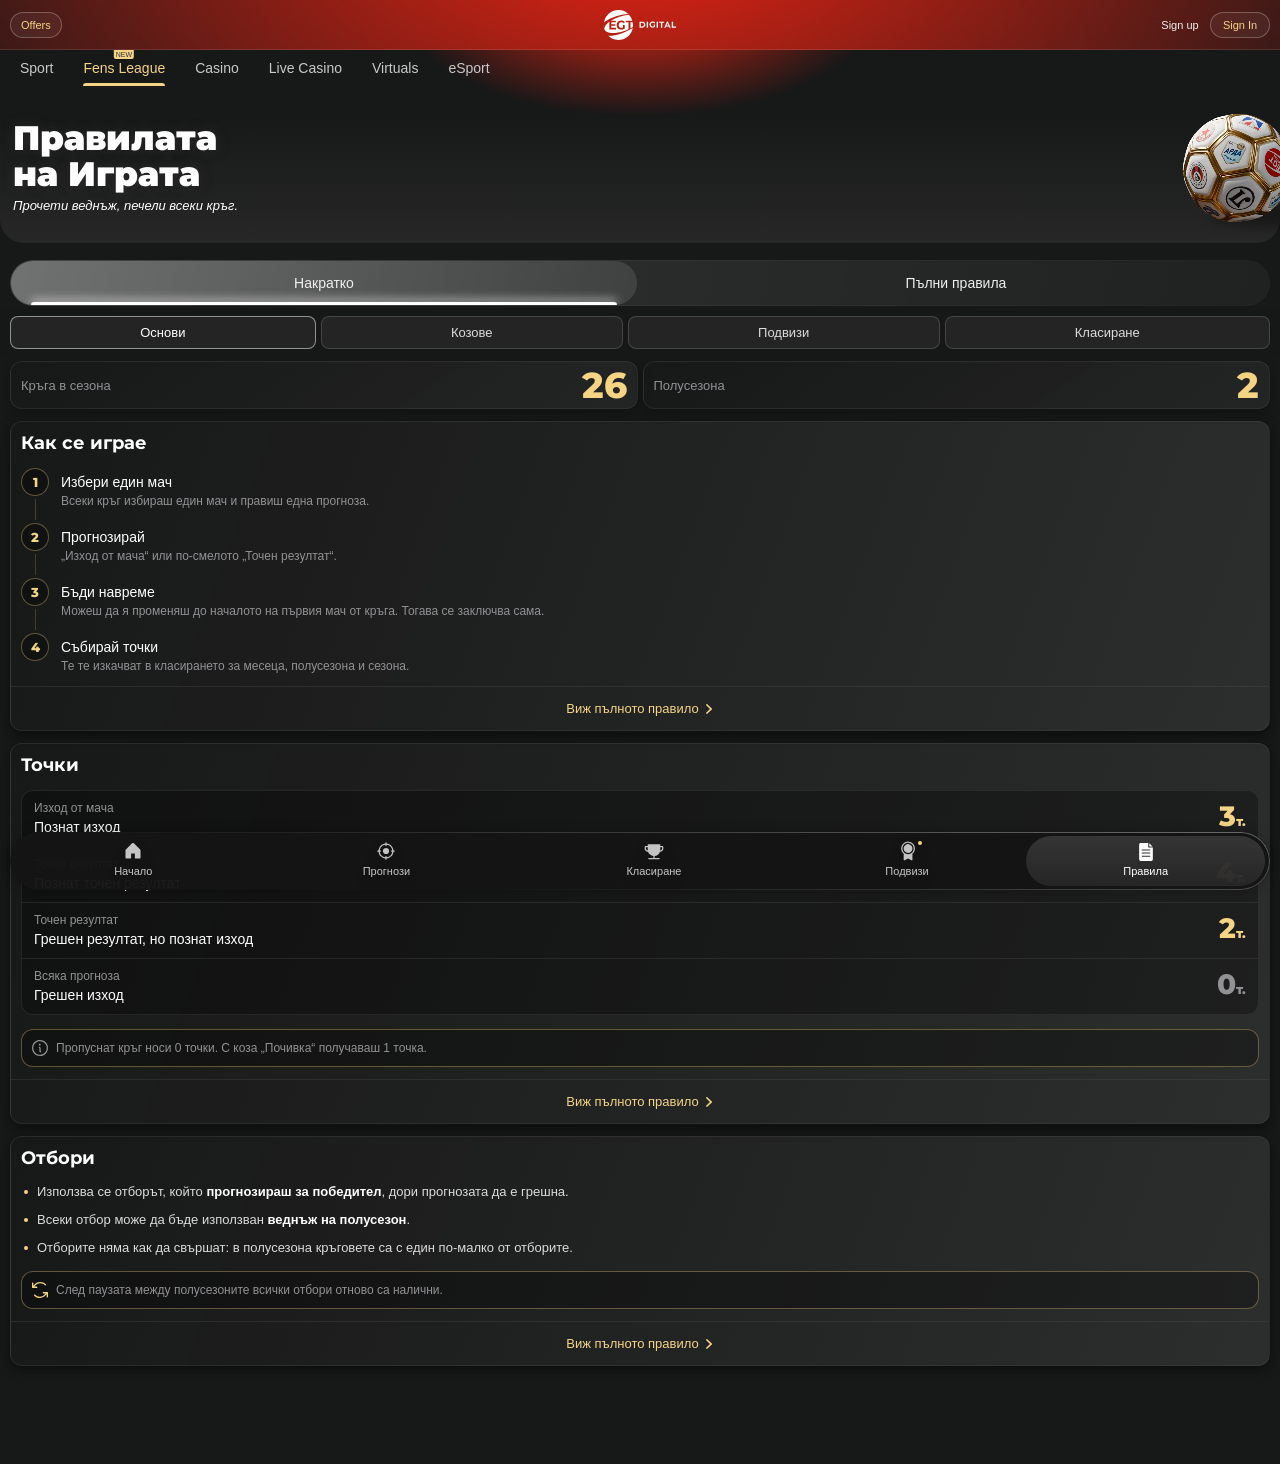
<file: rules.html>
<!doctype html>
<html lang="bg">
<head>
  <meta charset="utf-8">
  <meta name="viewport" content="width=device-width, initial-scale=1">
  <title>Правилата на Играта · Фенска Лига</title>
  <link rel="preconnect" href="https://fonts.googleapis.com">
  <link rel="preconnect" href="https://fonts.gstatic.com" crossorigin>
  <link href="https://fonts.googleapis.com/css2?family=Inter:wght@400;500;600;700&family=Montserrat:ital,wght@0,700;0,800;0,900;1,800&display=swap" rel="stylesheet">
  <!-- the header's background and the empty card's pitch start loading before the first paint,
       so they are there when the page is first drawn (they flashed in late on reload) -->
  <link rel="preload" href="assets/lobby-main/app-header-bgr.png" as="image">
  <link rel="preload" href="assets/lobby-main/event-empty-bgr.png" as="image">
  <link rel="stylesheet" href="styles.css">
  <!-- Hides the top block until the ball's bounce intro starts -->
  <script src="components/page-boot.js"></script>
</head>
<body class="rules-page">
  <!-- Правила: the page opened by "Правила" in the tab bar. The header and the shared top
       block as on Класиране ("3.1 - Ranking / Seasonal", 308:9739), with the user's title;
       under it the rules (2026-11-14, designed here, no Figma frame). -->
  <div class="lobby-main">

    <!-- Figma: gradient-bgr (308:9742), the same red glow as the lobby -->
    <div class="gradient-bgr" aria-hidden="true"></div>

    <!-- Figma: header (308:9748) -->
    <header class="mobile-header">
      <div class="app-header">
        <div class="app-header__left">
          <a class="promo-item" href="#offers">Offers</a>
        </div>
        <div class="app-header__right">
          <a class="sign-up" href="#signup">Sign up</a>
          <a class="sign-in" href="#signin">Sign In</a>
        </div>
        <a class="logo" href="index.html" aria-label="EGT Digital">
          <span class="brand-logo"><img src="assets/lobby-main/egt-digital-logo.svg" alt="EGT Digital"></span>
        </a>
      </div>

      <!-- The same main-site links as on the lobby; "Fens League" leads back to the lobby -->
      <nav class="sub-header" aria-label="Main">
        <div class="sub-header__items">
          <a class="nav-link" href="index.html?tab=sport">Sport</a>
          <!-- Figma says "Fen League"; the user renamed it -->
          <a class="nav-link is-active" href="lobby.html" aria-current="page">Fens League<span class="nav-link__badge">NEW</span></a>
          <a class="nav-link" href="index.html?tab=casino">Casino</a>
          <a class="nav-link" href="index.html?tab=live-casino">Live Casino</a>
          <a class="nav-link" href="index.html?tab=virtuals">Virtuals</a>
          <a class="nav-link" href="index.html?tab=esport">eSport</a>
        </div>
      </nav>
    </header>

    <!-- Figma: Frame 15 (308:9745) with the title (308:9781), subtitle (308:9773) and ball (308:9778) -->
    <section class="page-hero">
      <h1 class="page-hero__title">Правилата<br>на Играта</h1>
      <!-- subtitle: the user's choice (2026-11-14) -->
      <p class="page-hero__subtitle page-hero__subtitle--rules">Прочети веднъж, печели всеки кръг.</p>

      <!-- Figma's ball screenshot, as the ball video (as on the lobby) -->
      <div class="sport-header__image" aria-hidden="true">
        <img class="sport-header__shadow" src="assets/lobby-main/ball-shadow.svg" alt="">
        <div class="sport-header__ball">
          <video class="sport-header__video" autoplay muted loop playsinline data-src-mov="assets/visual-primary.mov" data-src-webm="assets/visual-primary.webm"></video>
        </div>
      </div>
    </section>

    <!-- Правила's content (2026-11-14, no Figma frame): two top tabs on Прогнози's
         tab_list_primary. "Накратко" = the short rules in four sub-tabs; "Пълни правила" =
         the whole text. All copy follows the official rules, docs/fan-league-rules-bg.md
         (with docs/rules-clarifications.md). -->
    <section class="content-bottom content-bottom--rules">
      <div class="tab-primary-row">
        <div class="tab-primary" role="tablist">
          <button class="tab-primary__item is-active" type="button" role="tab" aria-selected="true" data-rules-tab="quick">Накратко</button>
          <button class="tab-primary__item" type="button" role="tab" aria-selected="false" data-rules-tab="full">Пълни правила</button>
        </div>
      </div>

      <!-- ===== Накратко: the short rules, four sub-tabs (tab-list Layout 02, as on Прогнози) ===== -->
      <div class="rules-panel" data-rules-panel="quick">
        <div class="rules-bar">
          <div class="tab-list-02 tab-list-02--fit" role="tablist">
            <button class="tab-item-02 is-active" type="button" role="tab" aria-selected="true" data-rules-sub-tab="basics"><span class="tab-item-02__content">Основи</span></button>
            <button class="tab-item-02" type="button" role="tab" aria-selected="false" data-rules-sub-tab="trumps"><span class="tab-item-02__content">Козове</span></button>
            <button class="tab-item-02" type="button" role="tab" aria-selected="false" data-rules-sub-tab="feats"><span class="tab-item-02__content">Подвизи</span></button>
            <button class="tab-item-02" type="button" role="tab" aria-selected="false" data-rules-sub-tab="ranking"><span class="tab-item-02__content">Класиране</span></button>
          </div>
        </div>

        <!-- Основи: how to play, the points, the teams (RULES.md: Season, Points, Teams) -->
        <div class="rules-sub" data-rules-sub="basics">
          <div class="history-section">
            <div class="history-stat"><span class="history-stat__label">Кръга в сезона</span><span class="history-stat__points"><span class="history-stat__number">26</span></span></div>
            <div class="history-stat"><span class="history-stat__label">Полусезона</span><span class="history-stat__points"><span class="history-stat__number">2</span></span></div>
          </div>

          <div class="card rules-card">
            <h2 class="card__title">Как се играе</h2>
            <ol class="rules-steps">
              <li class="rules-step"><span class="rules-step__num">1</span><div class="rules-step__text"><p class="rules-step__title">Избери един мач</p><p class="rules-step__note">Всеки кръг избираш един мач и правиш една прогноза.</p></div></li>
              <li class="rules-step"><span class="rules-step__num">2</span><div class="rules-step__text"><p class="rules-step__title">Прогнозирай</p><p class="rules-step__note">„Изход от мача“ или по-смелото „Точен резултат“.</p></div></li>
              <li class="rules-step"><span class="rules-step__num">3</span><div class="rules-step__text"><p class="rules-step__title">Бъди навреме</p><p class="rules-step__note">Можеш да я променяш до началото на първия мач от кръга. Тогава се заключва сама.</p></div></li>
              <li class="rules-step"><span class="rules-step__num">4</span><div class="rules-step__text"><p class="rules-step__title">Събирай точки</p><p class="rules-step__note">Те те изкачват в класирането за месеца, полусезона и сезона.</p></div></li>
            </ol>
            <button class="rules-more" type="button" data-rules-goto="1">Виж пълното правило <span class="season__chevron"><img src="assets/lobby-main/chevron-right.svg" alt=""></span></button>
          </div>

          <div class="card rules-card">
            <h2 class="card__title">Точки</h2>
            <ul class="rules-points">
              <li class="rules-point"><div class="rules-point__text"><p class="rules-point__kind">Изход от мача</p><p class="rules-point__what">Познат изход</p></div><p class="rules-point__pts">3<span>т.</span></p></li>
              <li class="rules-point"><div class="rules-point__text"><p class="rules-point__kind">Точен резултат</p><p class="rules-point__what">Познат точен резултат</p></div><p class="rules-point__pts">4<span>т.</span></p></li>
              <li class="rules-point"><div class="rules-point__text"><p class="rules-point__kind">Точен резултат</p><p class="rules-point__what">Грешен резултат, но познат изход</p></div><p class="rules-point__pts">2<span>т.</span></p></li>
              <li class="rules-point rules-point--zero"><div class="rules-point__text"><p class="rules-point__kind">Всяка прогноза</p><p class="rules-point__what">Грешен изход</p></div><p class="rules-point__pts">0<span>т.</span></p></li>
            </ul>
            <div class="info-label">
              <img src="assets/lobby-main/icon-info-light.svg" alt="" width="16" height="16">
              <p>Пропуснат кръг носи 0 точки. С коза „Почивка“ получаваш 1 точка.</p>
            </div>
            <button class="rules-more" type="button" data-rules-goto="2">Виж пълното правило <span class="season__chevron"><img src="assets/lobby-main/chevron-right.svg" alt=""></span></button>
          </div>

          <div class="card rules-card">
            <h2 class="card__title">Отбори</h2>
            <ul class="rules-list">
              <li>Използва се отборът, който <strong>прогнозираш за победител</strong>, дори прогнозата да е грешна.</li>
              <li>Всеки отбор може да бъде използван <strong>веднъж на полусезон</strong>.</li>
              <li>Отборите няма как да свършат: в полусезона кръговете са с един по-малко от отборите.</li>
            </ul>
            <div class="info-label">
              <img src="assets/lobby-main/icon-refresh-gold.svg" alt="" width="16" height="16">
              <p>След паузата между полусезоните всички отбори отново са налични.</p>
            </div>
            <button class="rules-more" type="button" data-rules-goto="3">Виж пълното правило <span class="season__chevron"><img src="assets/lobby-main/chevron-right.svg" alt=""></span></button>
          </div>
        </div>

        <!-- Козове: the six power cards, names and texts as on the lobby's cards (Figma 231:11202) -->
        <div class="rules-sub" data-rules-sub="trumps" hidden>
          <div class="history-section">
            <div class="history-stat"><span class="history-stat__label">Коза на полусезон</span><span class="history-stat__points"><span class="history-stat__number">6</span></span></div>
            <div class="history-stat"><span class="history-stat__label">Най-много на кръг</span><span class="history-stat__points"><span class="history-stat__number">1</span></span></div>
          </div>

          <div class="card rules-card">
            <h2 class="card__title">Шестте коза</h2>
            <ul class="rules-trumps">
              <li class="rules-trump"><img class="rules-trump__card" src="assets/trump-cards/even-small.webp" alt="" width="44" height="66" loading="lazy"><div class="rules-trump__text"><p class="rules-trump__name">Равенство</p><p class="rules-trump__desc">Единственият начин да прогнозираш <strong>равенство</strong>. Не използва отбор.</p></div></li>
              <li class="rules-trump"><img class="rules-trump__card" src="assets/trump-cards/repeat-small.webp" alt="" width="44" height="66" loading="lazy"><div class="rules-trump__text"><p class="rules-trump__name">Повторен избор</p><p class="rules-trump__desc">Избери отново <strong>вече използван</strong> отбор.</p></div></li>
              <li class="rules-trump"><img class="rules-trump__card" src="assets/trump-cards/scorer-small.webp" alt="" width="44" height="66" loading="lazy"><div class="rules-trump__text"><p class="rules-trump__name">Голмайстор</p><p class="rules-trump__desc">Ако избраният играч отбележи: <strong>двойни точки</strong>.</p></div></li>
              <li class="rules-trump"><img class="rules-trump__card" src="assets/trump-cards/all-or-nothing-small.webp" alt="" width="44" height="66" loading="lazy"><div class="rules-trump__text"><p class="rules-trump__name">Всичко или нищо</p><p class="rules-trump__desc">Само за точен резултат: познат носи <strong>6 точки</strong>, всичко друго: <strong>0</strong>.</p></div></li>
              <li class="rules-trump"><img class="rules-trump__card" src="assets/trump-cards/rest-small.webp" alt="" width="44" height="66" loading="lazy"><div class="rules-trump__text"><p class="rules-trump__name">Почивка</p><p class="rules-trump__desc">Пропусни кръг, запази серията и получи <strong>1 точка</strong>.</p></div></li>
              <li class="rules-trump"><img class="rules-trump__card" src="assets/trump-cards/clean-sheet-small.webp" alt="" width="44" height="66" loading="lazy"><div class="rules-trump__text"><p class="rules-trump__name">Чиста мрежа</p><p class="rules-trump__desc">Победа без допуснат гол: <strong>2 допълнителни точки</strong>.</p></div></li>
            </ul>
            <div class="info-label">
              <img src="assets/lobby-main/icon-refresh-gold.svg" alt="" width="16" height="16">
              <p>След паузата между полусезоните получаваш нови 6 коза. Неизползваните изтичат.</p>
            </div>
            <button class="rules-more" type="button" data-rules-goto="4">Виж пълното правило <span class="season__chevron"><img src="assets/lobby-main/chevron-right.svg" alt=""></span></button>
          </div>
        </div>

        <!-- Подвизи: all 16, short conditions (RULES.md: Achievements), in three groups -->
        <div class="rules-sub" data-rules-sub="feats" hidden>
          <div class="card rules-card">
            <h2 class="card__title">16 подвига</h2>

            <p class="rules-group">Серии</p>
            <ul class="rules-feats">
              <li class="rules-feat"><span class="rules-art"><img src="assets/achievements/hat-trick.webp" alt="" loading="lazy"></span><div class="rules-feat__text"><p class="rules-feat__name">Хеттрик</p><p class="rules-feat__desc"><strong>3</strong> поредни познати изхода</p></div></li>
              <li class="rules-feat"><span class="rules-art"><img src="assets/achievements/in-form.webp" alt="" loading="lazy"></span><div class="rules-feat__text"><p class="rules-feat__name">Във форма</p><p class="rules-feat__desc"><strong>5</strong> поредни познати изхода</p></div></li>
              <li class="rules-feat"><span class="rules-art"><img src="assets/achievements/flawless.webp" alt="" loading="lazy"></span><div class="rules-feat__text"><p class="rules-feat__name">Безпогрешен</p><p class="rules-feat__desc"><strong>10</strong> поредни познати изхода</p></div></li>
              <li class="rules-feat"><span class="rules-art"><img src="assets/achievements/double-exact.webp" alt="" loading="lazy"></span><div class="rules-feat__text"><p class="rules-feat__name">Двоен точен</p><p class="rules-feat__desc"><strong>2</strong> поредни точни резултата</p></div></li>
              <li class="rules-feat"><span class="rules-art"><img src="assets/achievements/triple-exact.webp" alt="" loading="lazy"></span><div class="rules-feat__text"><p class="rules-feat__name">Троен точен</p><p class="rules-feat__desc"><strong>3</strong> поредни точни резултата</p></div></li>
            </ul>

            <p class="rules-group">Точни резултати</p>
            <ul class="rules-feats">
              <li class="rules-feat"><span class="rules-art"><img src="assets/achievements/sniper.webp" alt="" loading="lazy"></span><div class="rules-feat__text"><p class="rules-feat__name">Снайперист</p><p class="rules-feat__desc">Общо <strong>3</strong> точни резултата</p></div></li>
              <li class="rules-feat"><span class="rules-art"><img src="assets/achievements/expert.webp" alt="" loading="lazy"></span><div class="rules-feat__text"><p class="rules-feat__name">Експерт</p><p class="rules-feat__desc">Общо <strong>5</strong> точни резултата</p></div></li>
              <li class="rules-feat"><span class="rules-art"><img src="assets/achievements/precise-analyst.webp" alt="" loading="lazy"></span><div class="rules-feat__text"><p class="rules-feat__name">Прецизен анализатор</p><p class="rules-feat__desc">Общо <strong>10</strong> точни резултата</p></div></li>
              <li class="rules-feat"><span class="rules-art"><img src="assets/achievements/goal-spectacle.webp" alt="" loading="lazy"></span><div class="rules-feat__text"><p class="rules-feat__name">Голов спектакъл</p><p class="rules-feat__desc">Точен резултат с поне <strong>5</strong> гола</p></div></li>
              <li class="rules-feat"><span class="rules-art"><img src="assets/achievements/derby-instinct.webp" alt="" loading="lazy"></span><div class="rules-feat__text"><p class="rules-feat__name">Дерби усет</p><p class="rules-feat__desc">Точен резултат в дерби</p></div></li>
            </ul>

            <p class="rules-group">През сезона</p>
            <ul class="rules-feats">
              <li class="rules-feat"><span class="rules-art"><img src="assets/achievements/variety.webp" alt="" loading="lazy"></span><div class="rules-feat__text"><p class="rules-feat__name">Разнообразие</p><p class="rules-feat__desc">Познай победи на <strong>5</strong> различни отбора</p></div></li>
              <li class="rules-feat"><span class="rules-art"><img src="assets/achievements/league-connoisseur.webp" alt="" loading="lazy"></span><div class="rules-feat__text"><p class="rules-feat__name">Познавач на лигата</p><p class="rules-feat__desc">Познай победи на <strong>10</strong> различни отбора</p></div></li>
              <li class="rules-feat"><span class="rules-art"><img src="assets/achievements/perfect-month.webp" alt="" loading="lazy"></span><div class="rules-feat__text"><p class="rules-feat__name">Перфектен месец</p><p class="rules-feat__desc">Познай изхода във всеки кръг от месеца</p></div></li>
              <li class="rules-feat"><span class="rules-art"><img src="assets/achievements/trump-master.webp" alt="" loading="lazy"></span><div class="rules-feat__text"><p class="rules-feat__name">Майстор на козовете</p><p class="rules-feat__desc">Бонус с „Голмайстор“, „Чиста мрежа“ и „Всичко или нищо“</p></div></li>
              <li class="rules-feat"><span class="rules-art"><img src="assets/achievements/strong-finish.webp" alt="" loading="lazy"></span><div class="rules-feat__text"><p class="rules-feat__name">Силен финал</p><p class="rules-feat__desc">Познай изхода в последните <strong>3</strong> кръга</p></div></li>
              <li class="rules-feat"><span class="rules-art"><img src="assets/achievements/full-season.webp" alt="" loading="lazy"></span><div class="rules-feat__text"><p class="rules-feat__name">До финала</p><p class="rules-feat__desc">Участвай в поне <strong>24</strong> от 26 кръга</p></div></li>
            </ul>

            <div class="info-label info-label--blue">
              <img src="assets/lobby-main/icon-info-blue.svg" alt="" width="16" height="16">
              <p>Всеки подвиг се награждава веднъж за сезона. Наградите не добавят точки към класирането.</p>
            </div>
            <button class="rules-more" type="button" data-rules-goto="7">Виж пълното правило <span class="season__chevron"><img src="assets/lobby-main/chevron-right.svg" alt=""></span></button>
          </div>
        </div>

        <!-- Класиране: the two rankings and the tie-breaks (RULES.md: Ranking and prizes) -->
        <div class="rules-sub" data-rules-sub="ranking" hidden>
          <div class="history-section">
            <div class="history-stat"><span class="history-stat__label">Кръга в сезона</span><span class="history-stat__points"><span class="history-stat__number">26</span></span></div>
            <div class="history-stat"><span class="history-stat__label">В полусезона</span><span class="history-stat__points"><span class="history-stat__number">13</span></span></div>
          </div>

          <div class="card rules-card">
            <h2 class="card__title">Три класирания</h2>
            <ul class="rules-list">
              <li>Точките от всеки кръг влизат едновременно в класирането за <strong>месеца</strong>, <strong>полусезона</strong> и <strong>сезона</strong>.</li>
              <li>Награди получават първите три места и цели диапазони: до 30-о място за месеца, до 50-о за полусезона и до 100-но за сезона.</li>
              <li>Отложен мач се отчита към своя кръг, щом има официален резултат. Дотогава класирането е предварително.</li>
            </ul>
          </div>

          <div class="card rules-card">
            <h2 class="card__title">При равни точки</h2>
            <p class="rules-lead">По-напред е играчът с:</p>
            <ol class="rules-steps">
              <li class="rules-step"><span class="rules-step__num">1</span><div class="rules-step__text"><p class="rules-step__title">Повече точни резултати</p><p class="rules-step__note">Броят се познатите точни резултати.</p></div></li>
              <li class="rules-step"><span class="rules-step__num">2</span><div class="rules-step__text"><p class="rules-step__title">Повече познати изходи</p><p class="rules-step__note">Ако точните резултати също са равни.</p></div></li>
              <li class="rules-step"><span class="rules-step__num">3</span><div class="rules-step__text"><p class="rules-step__title">По-малко бонус точки от козове</p><p class="rules-step__note">Печели този, който е разчитал по-малко на козове.</p></div></li>
              <li class="rules-step"><span class="rules-step__num">4</span><div class="rules-step__text"><p class="rules-step__title">Все още наравно?</p><p class="rules-step__note">Жребий определя реда. Всеки получава наградата за мястото си.</p></div></li>
            </ol>
            <button class="rules-more" type="button" data-rules-goto="5">Виж пълното правило <span class="season__chevron"><img src="assets/lobby-main/chevron-right.svg" alt=""></span></button>
          </div>
        </div>
      </div>

      <!-- ===== Пълни правила: everything in detail, one numbered sheet (RULES.md). The chips
           jump to a section and follow the one being read ===== -->
      <div class="rules-panel" data-rules-panel="full" hidden>
        <div class="rules-bar">
          <div class="tab-list-02 rules-jump" aria-label="Раздели">
            <button class="tab-item-02 is-active" type="button" data-rules-jump="1"><span class="tab-item-02__content"><b>1</b> Сезон</span></button>
            <button class="tab-item-02" type="button" data-rules-jump="2"><span class="tab-item-02__content"><b>2</b> Точки</span></button>
            <button class="tab-item-02" type="button" data-rules-jump="3"><span class="tab-item-02__content"><b>3</b> Отбори</span></button>
            <button class="tab-item-02" type="button" data-rules-jump="4"><span class="tab-item-02__content"><b>4</b> Козове</span></button>
            <button class="tab-item-02" type="button" data-rules-jump="5"><span class="tab-item-02__content"><b>5</b> Класиране</span></button>
            <button class="tab-item-02" type="button" data-rules-jump="6"><span class="tab-item-02__content"><b>6</b> Серия</span></button>
            <button class="tab-item-02" type="button" data-rules-jump="7"><span class="tab-item-02__content"><b>7</b> Подвизи</span></button>
          </div>
        </div>

        <div class="rules-sheet">
          <section class="card rules-card rules-section" id="pravila-1" data-rules-section="1">
            <h2 class="card__title"><span class="rules-section__num">1</span>Сезон и кръгове</h2>
            <ol class="rules-clauses">
              <li><span class="rules-clause__num">1.1</span><p>Фенска лига е <strong>безплатна</strong>: няма такса, депозит или залог за участие.</p></li>
              <li><span class="rules-clause__num">1.2</span><p>Сезонът има <strong>26 кръга</strong>, разделени на два полусезона: кръгове 1–13 и 14–26. Плейофите и баражите не са част от играта.</p></li>
              <li><span class="rules-clause__num">1.3</span><p>Във всеки кръг правиш <strong>една прогноза за един мач</strong> от текущия или следващия кръг. Прогноза за друг мач от същия кръг заменя предишната.</p></li>
              <li><span class="rules-clause__num">1.4</span><p>Можеш да промениш мача, вида на прогнозата, резултата и коза до <strong>началото на първия мач от кръга</strong>, независимо кога е твоят мач. Тогава прогнозата се заключва сама, без потвърждение.</p></li>
              <li><span class="rules-clause__num">1.5</span><p>Кръг без прогноза е пропуск: носи <strong>0 точки</strong>, не използва отбор или коз и прекъсва сериите.</p></li>
              <li><span class="rules-clause__num">1.6</span><p>Ако вместо прогноза използваш коза „Почивка“, получаваш <strong>1 точка</strong> (виж&nbsp;т.&nbsp;4).</p></li>
              <li><span class="rules-clause__num">1.7</span><p>Можеш да се включиш и след началото на сезона. Получаваш всички отбори и козове, но не и точки за отминалите кръгове.</p></li>
            </ol>
          </section>
          <section class="card rules-card rules-section" id="pravila-2" data-rules-section="2">
            <h2 class="card__title"><span class="rules-section__num">2</span>Прогнози и точки</h2>
            <ol class="rules-clauses">
              <li><span class="rules-clause__num">2.1</span><p>Има два вида прогноза: <strong>„Изход от мача“</strong> и <strong>„Точен резултат“</strong>. Изходът е победа на домакина, равенство или победа на госта. Точният резултат заменя прогнозата за изход, а не се добавя към нея.</p></li>
              <li><span class="rules-clause__num">2.2</span><p>Точките зависят от вида на прогнозата и от това какво си познал:</p></li>
            </ol>
            <table class="rules-table">
              <thead><tr><th>Прогноза</th><th>Какво позна</th><th>Точки</th></tr></thead>
              <tbody>
                <tr><td>Изход от мача</td><td>Изхода (равенство: с „Равенство“)</td><td>3</td></tr>
                <tr><td>Точен резултат</td><td>Точния резултат</td><td>4</td></tr>
                <tr><td>Точен резултат</td><td>Само изхода</td><td>2</td></tr>
                <tr><td>Всяка</td><td>Нищо (грешен изход)</td><td>0</td></tr>
              </tbody>
            </table>
            <ol class="rules-clauses" start="3">
              <li><span class="rules-clause__num">2.3</span><p>Точките от двата вида не се събират. Козовете могат да ги променят (виж&nbsp;т.&nbsp;4).</p></li>
              <li><span class="rules-clause__num">2.4</span><p>Зачита се резултатът след <strong>редовното и добавеното време</strong>. Продълженията и дузпите след мача не се броят. Служебен резултат се зачита като официален.</p></li>
              <li><span class="rules-clause__num">2.5</span><p><strong>Отложен мач.</strong> Прогнозата чака официален резултат. Точките се отчитат към първоначалния кръг и неговите класирания.</p></li>
              <li><span class="rules-clause__num">2.6</span><p><strong>Отменен мач</strong> без официален резултат. Прогнозата се анулира и не носи точки, а отборът и козът се връщат. Сериите не се прекъсват.</p></li>
              <li><span class="rules-clause__num">2.7</span><p>Класирането е предварително, докато всички прогнози за периода бъдат отчетени.</p></li>
            </ol>
          </section>
          <section class="card rules-card rules-section" id="pravila-3" data-rules-section="3">
            <h2 class="card__title"><span class="rules-section__num">3</span>Отбори</h2>
            <ol class="rules-clauses">
              <li><span class="rules-clause__num">3.1</span><p>Използван е отборът, който прогнозираш за <strong>победител</strong>, и при точен резултат, дори прогнозата да е грешна. Съперникът му остава наличен. Равенството не използва отбор.</p></li>
              <li><span class="rules-clause__num">3.2</span><p>Всеки отбор може да бъде използван <strong>веднъж на полусезон</strong>. Ако и двата отбора в мача са използвани, избери друг мач или подходящ коз.</p></li>
              <li><span class="rules-clause__num">3.3</span><p>Запазената прогноза задържа отбора и коза до заключването. Промяна или отмяна ги освобождава.</p></li>
              <li><span class="rules-clause__num">3.4</span><p>След <strong>паузата между полусезоните</strong> всички отбори отново са налични. Датата се определя за всяко издание. Прогноза, която се заключва след тази дата, използва новия комплект.</p></li>
              <li><span class="rules-clause__num">3.5</span><p>Отборите не могат да свършат: полусезонът свършва, когато всеки отбор е играл с всеки, така че кръговете са с един по-малко от отборите.</p></li>
              <li><span class="rules-clause__num">3.6</span><p>Козът „Повторен избор“ позволява да избереш отново вече използван отбор (виж&nbsp;т.&nbsp;4).</p></li>
            </ol>
          </section>
          <section class="card rules-card rules-section" id="pravila-4" data-rules-section="4">
            <h2 class="card__title"><span class="rules-section__num">4</span>Козове</h2>
            <ol class="rules-clauses">
              <li><span class="rules-clause__num">4.1</span><p>Разполагаш с <strong>6 коза</strong>, по един от всеки. След паузата между полусезоните получаваш нови 6, а неизползваните изтичат. Козовете не се купуват.</p></li>
              <li><span class="rules-clause__num">4.2</span><p>В един кръг можеш да използваш <strong>най-много един</strong> коз и само там, където е нужен: например „Повторен избор“ само за вече използван отбор. Козът се заключва заедно с прогнозата.</p></li>
              <li><span class="rules-clause__num">4.3</span><p>Какво прави всеки коз:</p></li>
            </ol>
            <ul class="rules-entries">
              <li class="rules-entry"><div class="rules-entry__head"><img class="rules-entry__card" src="assets/trump-cards/even-small.webp" alt="" width="30" height="45" loading="lazy"><p class="rules-entry__name">Равенство</p></div><p class="rules-entry__body">Единственият начин да прогнозираш равенство или точен равен резултат. Не използва отбор. Ако мачът завърши с победа за някой от отборите, получаваш 0 точки.</p></li>
              <li class="rules-entry"><div class="rules-entry__head"><img class="rules-entry__card" src="assets/trump-cards/repeat-small.webp" alt="" width="30" height="45" loading="lazy"><p class="rules-entry__name">Повторен избор</p></div><p class="rules-entry__body">Позволява да избереш за победител отбор, който вече си използвал през полусезона, и при точен резултат. Отборът остава използван. Точките са обичайните.</p></li>
              <li class="rules-entry"><div class="rules-entry__head"><img class="rules-entry__card" src="assets/trump-cards/scorer-small.webp" alt="" width="30" height="45" loading="lazy"><p class="rules-entry__name">Голмайстор</p></div><p class="rules-entry__body">Избираш играч от който и да е от двата отбора в мача. Ако отбележи в редовното или добавеното време, точките ти се удвояват (3→6, 4→8, 2→4). Дузпа в игра се брои, автогол — не. Играч на резервната скамейка също участва. Ако играчът изобщо не е в състава за мача, козът се връща.</p></li>
              <li class="rules-entry"><div class="rules-entry__head"><img class="rules-entry__card" src="assets/trump-cards/all-or-nothing-small.webp" alt="" width="30" height="45" loading="lazy"><p class="rules-entry__name">Всичко или нищо</p></div><p class="rules-entry__body">Само за точен резултат. Познат точен резултат носи 6 точки. Във всеки друг случай получаваш 0 точки, дори при познат победител, но изходът все пак се брои за подвизите и класирането.</p></li>
              <li class="rules-entry"><div class="rules-entry__head"><img class="rules-entry__card" src="assets/trump-cards/rest-small.webp" alt="" width="30" height="45" loading="lazy"><p class="rules-entry__name">Почивка</p></div><p class="rules-entry__body">Пропускаш кръга и получаваш 1 точка, без да използваш отбор. Серията ти се запазва, без да се увеличава. „Почивка“ се брои за участие в кръга, но не замества позната прогноза: прекъсва поредицата от точни резултати и не важи за „Перфектен месец“ и „Силен финал“.</p></li>
              <li class="rules-entry"><div class="rules-entry__head"><img class="rules-entry__card" src="assets/trump-cards/clean-sheet-small.webp" alt="" width="30" height="45" loading="lazy"><p class="rules-entry__name">Чиста мрежа</p></div><p class="rules-entry__body">Ако прогнозираният от теб победител спечели, без да допусне гол, получаваш 2 допълнителни точки, независимо какъв резултат си прогнозирал.</p></li>
            </ul>
            <ol class="rules-clauses" start="4">
              <li><span class="rules-clause__num">4.4</span><p>При <strong>служебен резултат без изигран мач</strong> „Чиста мрежа“ и „Всичко или нищо“ се връщат, а прогнозата се отчита все едно е без коз. Ако полусезонът вече е свършил, козът не се връща (вече имаш нови 6).</p></li>
            </ol>
          </section>
          <section class="card rules-card rules-section" id="pravila-5" data-rules-section="5">
            <h2 class="card__title"><span class="rules-section__num">5</span>Класиране и награди</h2>
            <ol class="rules-clauses">
              <li><span class="rules-clause__num">5.1</span><p>Има три класирания: за <strong>месеца</strong>, за <strong>полусезона</strong> и за <strong>сезона</strong>. Точките от всеки кръг влизат едновременно във всяко от тях. Всеки месец обхваща цели кръгове, определени предварително.</p></li>
              <li><span class="rules-clause__num">5.2</span><p>При равен брой точки по-напред се класира играчът с:<span class="rules-sublist"><span><b>а)</b> повече познати точни резултати;</span><span><b>б)</b> повече познати изходи;</span><span><b>в)</b> по-малко бонус точки от козове: точките, които козът добавя, включително точката от „Почивка“.</span></span></p></li>
              <li><span class="rules-clause__num">5.3</span><p>Ако играчите все още са наравно, <strong>жребий</strong> определя реда им. Всеки получава наградата за мястото си.</p></li>
              <li><span class="rules-clause__num">5.4</span><p>Награди получават 1-во, 2-ро и 3-то място и диапазоните <strong>4–10</strong> и <strong>11–30</strong>. За полусезона и <strong>31–50</strong>, а за сезона и <strong>51–100</strong>. Конкретните награди се обявяват за всяко издание.</p></li>
            </ol>
          </section>
          <section class="card rules-card rules-section" id="pravila-6" data-rules-section="6">
            <h2 class="card__title"><span class="rules-section__num">6</span>Серия</h2>
            <ol class="rules-clauses">
              <li><span class="rules-clause__num">6.1</span><p>Серията е броят на поредните ти познати изходи.</p></li>
              <li><span class="rules-clause__num">6.2</span><p>Тя съществува само заради подвизите и сама по себе си <strong>не носи точки</strong>.</p></li>
              <li><span class="rules-clause__num">6.3</span><p>Грешна прогноза или пропуснат кръг прекъсва серията. Анулирана прогноза (отменен мач) не я прекъсва.</p></li>
              <li><span class="rules-clause__num">6.4</span><p>Козът „Почивка“ запазва серията, без да я увеличава.</p></li>
            </ol>
          </section>
          <section class="card rules-card rules-section" id="pravila-7" data-rules-section="7">
            <h2 class="card__title"><span class="rules-section__num">7</span>Подвизи</h2>
            <ol class="rules-clauses">
              <li><span class="rules-clause__num">7.1</span><p>Подвизите са <strong>16</strong> в 10 карти. Всяка степен и всеки самостоятелен подвиг се награждават <strong>веднъж за сезона</strong>.</p></li>
              <li><span class="rules-clause__num">7.2</span><p>Прогресът се запазва между полусезоните, а една прогноза може да отключи няколко подвига.</p></li>
              <li><span class="rules-clause__num">7.3</span><p>Наградите от подвизи са отделни от наградите за класирането и <strong>не добавят точки</strong> към него. Козовете не умножават прогреса по подвизите.</p></li>
              <li><span class="rules-clause__num">7.4</span><p>Условия за всеки подвиг:</p></li>
            </ol>
            <ul class="rules-entries">
              <li class="rules-entry"><div class="rules-entry__head"><span class="rules-entry__arts"><span class="rules-art rules-art--small"><img src="assets/achievements/hat-trick.webp" alt="" loading="lazy"></span><span class="rules-art rules-art--small"><img src="assets/achievements/in-form.webp" alt="" loading="lazy"></span><span class="rules-art rules-art--small"><img src="assets/achievements/flawless.webp" alt="" loading="lazy"></span></span><div><p class="rules-entry__label">Серия от познати изходи</p><p class="rules-entry__name">Хеттрик · Във форма · Безпогрешен</p></div></div><p class="rules-entry__body">Отключваш „Хеттрик“ при 3, „Във форма“ при 5 и „Безпогрешен“ при 10 поредни познати изхода. Грешна прогноза или пропуснат кръг прекъсва серията. Козът „Почивка“ я запазва, без да я увеличава.</p></li>
              <li class="rules-entry"><div class="rules-entry__head"><span class="rules-entry__arts"><span class="rules-art rules-art--small"><img src="assets/achievements/sniper.webp" alt="" loading="lazy"></span><span class="rules-art rules-art--small"><img src="assets/achievements/expert.webp" alt="" loading="lazy"></span><span class="rules-art rules-art--small"><img src="assets/achievements/precise-analyst.webp" alt="" loading="lazy"></span></span><div><p class="rules-entry__label">Точни резултати</p><p class="rules-entry__name">Снайперист · Експерт · Прецизен анализатор</p></div></div><p class="rules-entry__body">Отключваш „Снайперист“ при 3, „Експерт“ при 5 и „Прецизен анализатор“ при 10 познати точни резултата през сезона. Не е нужно да са поредни.</p></li>
              <li class="rules-entry"><div class="rules-entry__head"><span class="rules-entry__arts"><span class="rules-art rules-art--small"><img src="assets/achievements/double-exact.webp" alt="" loading="lazy"></span><span class="rules-art rules-art--small"><img src="assets/achievements/triple-exact.webp" alt="" loading="lazy"></span></span><div><p class="rules-entry__label">Поредни точни резултати</p><p class="rules-entry__name">Двоен точен · Троен точен</p></div></div><p class="rules-entry__body">Отключваш „Двоен точен“ при точен резултат в 2 последователни кръга, а „Троен точен“ — в 3. Познат само изход, пропуск или „Почивка“ прекъсва поредицата.</p></li>
              <li class="rules-entry"><div class="rules-entry__head"><span class="rules-entry__arts"><span class="rules-art rules-art--small"><img src="assets/achievements/variety.webp" alt="" loading="lazy"></span><span class="rules-art rules-art--small"><img src="assets/achievements/league-connoisseur.webp" alt="" loading="lazy"></span></span><div><p class="rules-entry__label">Победи с различни отбори</p><p class="rules-entry__name">Разнообразие · Познавач на лигата</p></div></div><p class="rules-entry__body">Отключваш „Разнообразие“ при 5, а „Познавач на лигата“ — при 10 различни отбора, чиито победи си познал. Всеки отбор се брои само веднъж за сезона.</p></li>
              <li class="rules-entry"><div class="rules-entry__head"><span class="rules-entry__arts"><span class="rules-art rules-art--small"><img src="assets/achievements/perfect-month.webp" alt="" loading="lazy"></span></span><div><p class="rules-entry__label">Самостоятелен подвиг</p><p class="rules-entry__name">Перфектен месец</p></div></div><p class="rules-entry__body">Познай изхода във всички кръгове от един месечен период на играта. Пропуск или използване на „Почивка“ означава, че не можеш да отключиш подвига за този период.</p></li>
              <li class="rules-entry"><div class="rules-entry__head"><span class="rules-entry__arts"><span class="rules-art rules-art--small"><img src="assets/achievements/goal-spectacle.webp" alt="" loading="lazy"></span></span><div><p class="rules-entry__label">Самостоятелен подвиг</p><p class="rules-entry__name">Голов спектакъл</p></div></div><p class="rules-entry__body">Познай точния резултат в мач с поне 5 гола общо. Например 3:2 и 4:1 покриват условието.</p></li>
              <li class="rules-entry"><div class="rules-entry__head"><span class="rules-entry__arts"><span class="rules-art rules-art--small"><img src="assets/achievements/trump-master.webp" alt="" loading="lazy"></span></span><div><p class="rules-entry__label">Самостоятелен подвиг</p><p class="rules-entry__name">Майстор на козовете</p></div></div><p class="rules-entry__body">Спечели бонус точки с всеки от трите коза: „Голмайстор“, „Чиста мрежа“ и „Всичко или нищо“. Можеш да изпълниш условията в различни полусезони.</p></li>
              <li class="rules-entry"><div class="rules-entry__head"><span class="rules-entry__arts"><span class="rules-art rules-art--small"><img src="assets/achievements/strong-finish.webp" alt="" loading="lazy"></span></span><div><p class="rules-entry__label">Самостоятелен подвиг</p><p class="rules-entry__name">Силен финал</p></div></div><p class="rules-entry__body">Познай изхода в кръгове 24, 25 и 26. „Почивка“ не замества правилна прогноза.</p></li>
              <li class="rules-entry"><div class="rules-entry__head"><span class="rules-entry__arts"><span class="rules-art rules-art--small"><img src="assets/achievements/full-season.webp" alt="" loading="lazy"></span></span><div><p class="rules-entry__label">Самостоятелен подвиг</p><p class="rules-entry__name">До финала</p></div></div><p class="rules-entry__body">Участвай в поне 24 от 26 кръга. Брои се всяка подадена навреме прогноза, дори да е грешна или мачът впоследствие да бъде отменен, както и използването на „Почивка“. При 24 участия получаваш едно участие в сезонното теглене.</p></li>
              <li class="rules-entry"><div class="rules-entry__head"><span class="rules-entry__arts"><span class="rules-art rules-art--small"><img src="assets/achievements/derby-instinct.webp" alt="" loading="lazy"></span></span><div><p class="rules-entry__label">Самостоятелен подвиг</p><p class="rules-entry__name">Дерби усет</p></div></div><p class="rules-entry__body">Познай точния резултат в мач, предварително обозначен като дерби в играта. Познатият само изход не е достатъчен.</p></li>
            </ul>
          </section>
        </div>
      </div>
    </section>

    <!-- back to the top of the page (and its tabs), once you've scrolled well into the rules -->
    <button class="rules-top" type="button" aria-label="Към началото"><img src="assets/lobby-main/legend-chevron-up.svg" alt="" width="12" height="12"></button>

    <!-- Figma: bottom tab bar, "Frame 181" (299:9412); Правила is this page -->
    <nav class="tab-nav" aria-label="Главно меню">
      <span class="tab-nav__active" aria-hidden="true" style="left: 284px; width: 66px"></span>
      <a class="tab-nav__item tab-nav__item--1" href="lobby.html">
        <svg class="tab-nav__icon" aria-hidden="true" width="20" height="20" viewBox="0 0 20 20" fill="none" xmlns="http://www.w3.org/2000/svg"><g><path d="M17.5 9.375V16.875C17.5 17.0408 17.4342 17.1997 17.3169 17.3169C17.1997 17.4342 17.0408 17.5 16.875 17.5H12.5C12.3342 17.5 12.1753 17.4342 12.0581 17.3169C11.9408 17.1997 11.875 17.0408 11.875 16.875V12.8125C11.875 12.7296 11.8421 12.6501 11.7835 12.5915C11.7249 12.5329 11.6454 12.5 11.5625 12.5H8.4375C8.35462 12.5 8.27513 12.5329 8.21653 12.5915C8.15792 12.6501 8.125 12.7296 8.125 12.8125V16.875C8.125 17.0408 8.05915 17.1997 7.94194 17.3169C7.82473 17.4342 7.66576 17.5 7.5 17.5H3.125C2.95924 17.5 2.80027 17.4342 2.68306 17.3169C2.56585 17.1997 2.5 17.0408 2.5 16.875V9.375C2.50015 9.04354 2.63195 8.72571 2.86641 8.49141L9.11641 2.24141C9.3508 2.00716 9.66862 1.87558 10 1.87558C10.3314 1.87558 10.6492 2.00716 10.8836 2.24141L17.1336 8.49141C17.368 8.72571 17.4998 9.04354 17.5 9.375Z" fill="white"/></g></svg>
        <span class="tab-nav__label">Начало</span>
      </a>
      <a class="tab-nav__item tab-nav__item--2" href="predictions.html">
        <svg class="tab-nav__icon" aria-hidden="true" width="20" height="20" viewBox="0 0 20 20" fill="none" xmlns="http://www.w3.org/2000/svg"><g><path d="M18.125 9.375H17.4734C17.3235 7.60894 16.5538 5.95282 15.3005 4.69953C14.0472 3.44624 12.3911 2.67654 10.625 2.52656V1.875C10.625 1.70924 10.5592 1.55027 10.4419 1.43306C10.3247 1.31585 10.1658 1.25 10 1.25C9.83424 1.25 9.67527 1.31585 9.55806 1.43306C9.44085 1.55027 9.375 1.70924 9.375 1.875V2.52656C7.60894 2.67654 5.95282 3.44624 4.69953 4.69953C3.44624 5.95282 2.67654 7.60894 2.52656 9.375H1.875C1.70924 9.375 1.55027 9.44085 1.43306 9.55806C1.31585 9.67527 1.25 9.83424 1.25 10C1.25 10.1658 1.31585 10.3247 1.43306 10.4419C1.55027 10.5592 1.70924 10.625 1.875 10.625H2.52656C2.67654 12.3911 3.44624 14.0472 4.69953 15.3005C5.95282 16.5538 7.60894 17.3235 9.375 17.4734V18.125C9.375 18.2908 9.44085 18.4497 9.55806 18.5669C9.67527 18.6842 9.83424 18.75 10 18.75C10.1658 18.75 10.3247 18.6842 10.4419 18.5669C10.5592 18.4497 10.625 18.2908 10.625 18.125V17.4734C12.3911 17.3235 14.0472 16.5538 15.3005 15.3005C16.5538 14.0472 17.3235 12.3911 17.4734 10.625H18.125C18.2908 10.625 18.4497 10.5592 18.5669 10.4419C18.6842 10.3247 18.75 10.1658 18.75 10C18.75 9.83424 18.6842 9.67527 18.5669 9.55806C18.4497 9.44085 18.2908 9.375 18.125 9.375ZM15.625 10.625H16.2188C16.0725 12.0587 15.4361 13.398 14.4171 14.4171C13.398 15.4361 12.0587 16.0725 10.625 16.2188V15.625C10.625 15.4592 10.5592 15.3003 10.4419 15.1831C10.3247 15.0658 10.1658 15 10 15C9.83424 15 9.67527 15.0658 9.55806 15.1831C9.44085 15.3003 9.375 15.4592 9.375 15.625V16.2188C7.94131 16.0725 6.60196 15.4361 5.58292 14.4171C4.56388 13.398 3.92754 12.0587 3.78125 10.625H4.375C4.54076 10.625 4.69973 10.5592 4.81694 10.4419C4.93415 10.3247 5 10.1658 5 10C5 9.83424 4.93415 9.67527 4.81694 9.55806C4.69973 9.44085 4.54076 9.375 4.375 9.375H3.78125C3.92754 7.94131 4.56388 6.60196 5.58292 5.58292C6.60196 4.56388 7.94131 3.92754 9.375 3.78125V4.375C9.375 4.54076 9.44085 4.69973 9.55806 4.81694C9.67527 4.93415 9.83424 5 10 5C10.1658 5 10.3247 4.93415 10.4419 4.81694C10.5592 4.69973 10.625 4.54076 10.625 4.375V3.78125C12.0587 3.92754 13.398 4.56388 14.4171 5.58292C15.4361 6.60196 16.0725 7.94131 16.2188 9.375H15.625C15.4592 9.375 15.3003 9.44085 15.1831 9.55806C15.0658 9.67527 15 9.83424 15 10C15 10.1658 15.0658 10.3247 15.1831 10.4419C15.3003 10.5592 15.4592 10.625 15.625 10.625ZM13.125 10C13.125 10.6181 12.9417 11.2223 12.5983 11.7362C12.255 12.2501 11.7669 12.6506 11.1959 12.8871C10.6249 13.1236 9.99653 13.1855 9.39034 13.065C8.78415 12.9444 8.22733 12.6467 7.79029 12.2097C7.35325 11.7727 7.05562 11.2158 6.93505 10.6097C6.81447 10.0035 6.87635 9.37513 7.11288 8.80411C7.3494 8.2331 7.74994 7.74504 8.26384 7.40166C8.77775 7.05828 9.38193 6.875 10 6.875C10.8288 6.875 11.6237 7.20424 12.2097 7.79029C12.7958 8.37634 13.125 9.1712 13.125 10Z" fill="white" fill-opacity="0.75"/></g></svg>
        <span class="tab-nav__label">Прогнози</span>
      </a>
      <a class="tab-nav__item tab-nav__item--3" href="rankings.html">
        <svg class="tab-nav__icon" aria-hidden="true" width="20" height="20" viewBox="0 0 20 20" fill="none" xmlns="http://www.w3.org/2000/svg"><g><path d="M18.125 5H16.25V3.75C16.25 3.58424 16.1842 3.42527 16.0669 3.30806C15.9497 3.19085 15.7908 3.125 15.625 3.125H4.375C4.20924 3.125 4.05027 3.19085 3.93306 3.30806C3.81585 3.42527 3.75 3.58424 3.75 3.75V5H1.875C1.54348 5 1.22554 5.1317 0.991116 5.36612C0.756696 5.60054 0.625 5.91848 0.625 6.25V7.5C0.625 8.3288 0.95424 9.12366 1.54029 9.70971C1.83047 9.99989 2.17497 10.2301 2.55411 10.3871C2.93326 10.5442 3.33962 10.625 3.75 10.625H4.03516C4.40332 11.7917 5.10529 12.825 6.0543 13.5971C7.00331 14.3693 8.15778 14.8464 9.375 14.9695V16.875H4.90891C4.74315 16.875 4.58418 16.9408 4.46697 17.0581C4.34976 17.1753 4.28391 17.3342 4.28391 17.5C4.28391 17.6658 4.34976 17.8247 4.46697 17.9419C4.58418 18.0592 4.74315 18.125 4.90891 18.125H15.0911C15.2569 18.125 15.4158 18.0592 15.533 17.9419C15.6502 17.8247 15.7161 17.6658 15.7161 17.5C15.7161 17.3342 15.6502 17.1753 15.533 17.0581C15.4158 16.9408 15.2569 16.875 15.0911 16.875H10.625V14.9672C13.1203 14.7148 15.1906 12.9641 15.9438 10.625H16.25C17.0788 10.625 17.8737 10.2958 18.4597 9.70971C19.0458 9.12366 19.375 8.3288 19.375 7.5V6.25C19.375 5.91848 19.2433 5.60054 19.0089 5.36612C18.7745 5.1317 18.4565 5 18.125 5ZM3.75 9.375C3.25272 9.375 2.77581 9.17746 2.42417 8.82583C2.07254 8.4742 1.875 7.99728 1.875 7.5V6.25H3.75V8.75C3.75 8.95833 3.76016 9.16667 3.78047 9.375H3.75ZM18.125 7.5C18.125 7.99728 17.9275 8.4742 17.5758 8.82583C17.2242 9.17746 16.7473 9.375 16.25 9.375H16.2109C16.2366 9.14411 16.2496 8.912 16.25 8.67969V6.25H18.125V7.5Z" fill="white" fill-opacity="0.75"/></g></svg>
        <span class="tab-nav__label">Класиране</span>
      </a>
      <a class="tab-nav__item tab-nav__item--4" href="achievements.html">
        <svg class="tab-nav__icon" aria-hidden="true" width="20" height="20" viewBox="0 0 20 20" fill="none" xmlns="http://www.w3.org/2000/svg"><g><path d="M17.9276 7.49997C17.9283 6.34138 17.6362 5.2014 17.0784 4.18593C16.5206 3.17045 15.7152 2.31241 14.737 1.69151C13.7589 1.0706 12.6396 0.706975 11.4833 0.634393C10.327 0.561812 9.1711 0.782634 8.12297 1.27635C7.07484 1.77006 6.16848 2.52065 5.48807 3.45841C4.80766 4.39616 4.37528 5.49066 4.23109 6.64025C4.08689 7.78983 4.23556 8.95721 4.66328 10.034C5.091 11.1107 5.78391 12.0619 6.67763 12.7992V18.75C6.67756 18.8566 6.70474 18.9614 6.7566 19.0545C6.80847 19.1476 6.88328 19.226 6.97394 19.282C7.0646 19.3381 7.16809 19.37 7.27458 19.3748C7.38106 19.3796 7.487 19.357 7.58232 19.3093L11.0526 17.5781L14.5237 19.3133C14.6107 19.3549 14.7062 19.376 14.8026 19.375C14.9684 19.375 15.1274 19.3091 15.2446 19.1919C15.3618 19.0747 15.4276 18.9157 15.4276 18.75V12.7992C16.2096 12.1552 16.8393 11.346 17.2716 10.4298C17.7038 9.51356 17.9278 8.51302 17.9276 7.49997ZM5.42763 7.49997C5.42763 6.38745 5.75753 5.29992 6.37562 4.37489C6.9937 3.44986 7.8722 2.72889 8.90004 2.30315C9.92787 1.87741 11.0589 1.76601 12.15 1.98305C13.2412 2.2001 14.2434 2.73582 15.0301 3.5225C15.8168 4.30917 16.3525 5.31144 16.5696 6.40259C16.7866 7.49373 16.6752 8.62473 16.2495 9.65257C15.8237 10.6804 15.1027 11.5589 14.1777 12.177C13.2527 12.7951 12.1652 13.125 11.0526 13.125C9.5613 13.1233 8.13152 12.5302 7.07698 11.4756C6.02245 10.4211 5.42929 8.99131 5.42763 7.49997ZM6.67763 7.49997C6.67763 6.63468 6.93422 5.78882 7.41495 5.06935C7.89568 4.34989 8.57897 3.78913 9.37839 3.458C10.1778 3.12686 11.0575 3.04022 11.9062 3.20904C12.7548 3.37785 13.5344 3.79452 14.1462 4.40638C14.7581 5.01823 15.1748 5.79778 15.3436 6.64645C15.5124 7.49512 15.4257 8.37478 15.0946 9.17421C14.7635 9.97364 14.2027 10.6569 13.4833 11.1377C12.7638 11.6184 11.9179 11.875 11.0526 11.875C9.89269 11.8737 8.78061 11.4124 7.96041 10.5922C7.14021 9.77199 6.67887 8.65991 6.67763 7.49997Z" fill="white" fill-opacity="0.75"/></g></svg>
        <span class="tab-nav__label">Подвизи</span>
        <span class="tab-nav__dot" aria-hidden="true"></span>
      </a>
      <a class="tab-nav__item tab-nav__item--5 is-active" href="rules.html" aria-current="page">
        <svg class="tab-nav__icon" aria-hidden="true" width="20" height="20" viewBox="0 0 20 20" fill="none" xmlns="http://www.w3.org/2000/svg"><g><g><path d="M12.807 5.59591C12.6675 5.59591 12.5337 5.54071 12.4351 5.44245C12.3365 5.3442 12.281 5.21094 12.281 5.07199V1.05263H4.7368C4.31821 1.05316 3.91692 1.21903 3.62093 1.51386C3.32494 1.80869 3.15842 2.20842 3.15789 2.62538V17.3746C3.15842 17.7916 3.32494 18.1913 3.62093 18.4861C3.91692 18.781 4.31821 18.9468 4.7368 18.9474H15.2632C15.6818 18.9468 16.0831 18.781 16.3791 18.4861C16.6751 18.1913 16.8416 17.7916 16.8421 17.3746V5.59591H12.807ZM13.8599 14.753H6.14006C6.00043 14.753 5.86652 14.6978 5.76779 14.5994C5.66906 14.5011 5.61359 14.3677 5.61359 14.2286C5.61359 14.0895 5.66906 13.9562 5.76779 13.8578C5.86652 13.7595 6.00043 13.7042 6.14006 13.7042H13.8589C13.9986 13.7042 14.1325 13.7595 14.2312 13.8578C14.33 13.9562 14.3854 14.0895 14.3854 14.2286C14.3854 14.3677 14.33 14.5011 14.2312 14.5994C14.1325 14.6978 13.9996 14.753 13.8599 14.753ZM13.8589 11.6075H6.14006C6.00043 11.6075 5.86652 11.5523 5.76779 11.4539C5.66906 11.3556 5.61359 11.2222 5.61359 11.0831C5.61359 10.944 5.66906 10.8107 5.76779 10.7123C5.86652 10.614 6.00043 10.5587 6.14006 10.5587H13.8589C13.9986 10.5587 14.1325 10.614 14.2312 10.7123C14.33 10.8107 14.3854 10.944 14.3854 11.0831C14.3854 11.2222 14.33 11.3556 14.2312 11.4539C14.1325 11.5523 13.9986 11.6075 13.8589 11.6075ZM13.8589 8.46205H6.14006C6.00043 8.46205 5.86652 8.4068 5.76779 8.30845C5.66906 8.2101 5.61359 8.07672 5.61359 7.93763C5.61359 7.79855 5.66906 7.66516 5.76779 7.56681C5.86652 7.46847 6.00043 7.41322 6.14006 7.41322H13.8589C13.9986 7.41322 14.1325 7.46847 14.2312 7.56681C14.33 7.66516 14.3854 7.79855 14.3854 7.93763C14.3854 8.07672 14.33 8.2101 14.2312 8.30845C14.1325 8.4068 13.9986 8.46205 13.8589 8.46205Z" fill="white" fill-opacity="0.75"/><path d="M13.3333 1.35942V4.54767H16.534L13.3333 1.35942Z" fill="white" fill-opacity="0.75"/></g></g></svg>
        <span class="tab-nav__label">Правила</span>
      </a>
    </nav>
  </div>

  <!-- loads the ball video and starts it from a random point -->
  <script src="components/ball-video.js"></script>
  <!-- the ball and title slide off / on when moving between the product's pages -->
  <script src="components/page-motion.js"></script>
  <script src="components/tab-nav.js"></script>
  <script src="components/hero-intro.js"></script>
  <script>
    // Правила: the two top tabs, Накратко's four sub-tabs, the links from a short rule to its
    // full text, and the section chips of Пълни правила (they jump to a section and follow the
    // one being read).
    (function () {
      var list = function (selector) { return Array.prototype.slice.call(document.querySelectorAll(selector)); };
      var still = window.matchMedia('(prefers-reduced-motion: reduce)').matches;
      var canAnimate = !!Element.prototype.animate && !still;

      function activate(items, item) {
        items.forEach(function (other) {
          other.classList.toggle('is-active', other === item);
          if (other.hasAttribute('aria-selected')) other.setAttribute('aria-selected', String(other === item));
        });
      }

      // the same quick entry as Прогнози's tabs: each block rises 10px and fades in
      function riseIn(els) {
        if (!canAnimate) return;
        els.forEach(function (el, n) {
          el.getAnimations().forEach(function (a) { a.cancel(); });
          el.animate([{ opacity: 0, transform: 'translateY(10px)' }, { opacity: 1, transform: 'none' }],
            { duration: 340, delay: Math.min(n, 7) * 45, easing: 'cubic-bezier(0.2, 0.7, 0.2, 1)', fill: 'backwards' });
        });
      }

      function panel(name) { return document.querySelector('[data-rules-panel="' + name + '"]'); }
      function bar(name) { return panel(name).querySelector('.rules-bar'); }
      // where an element starts on the page, from the layout (not from where an entry
      // animation has it at this moment)
      function pageTop(el) {
        var top = 0;
        for (; el; el = el.offsetParent) top += el.offsetTop;
        return top;
      }
      function scrollPage(top, instant) {
        window.scrollTo({ top: Math.max(0, top), behavior: instant || still ? 'auto' : 'smooth' });
      }

      // ----- top tabs: Накратко / Пълни правила -----
      var topTabs = list('[data-rules-tab]');
      function showPanel(name, animate) {
        activate(topTabs, document.querySelector('[data-rules-tab="' + name + '"]'));
        list('[data-rules-panel]').forEach(function (el) { el.hidden = el.getAttribute('data-rules-panel') !== name; });
        if (animate) {
          riseIn(name === 'quick'
            ? [bar('quick')].concat(list('[data-rules-sub]:not([hidden]) > *'))
            : [bar('full')].concat(list('.rules-section')));
        }
        if (name === 'full') spy();
      }
      topTabs.forEach(function (tab) {
        tab.addEventListener('click', function () {
          if (!tab.classList.contains('is-active')) showPanel(tab.getAttribute('data-rules-tab'), true);
        });
      });

      // ----- Накратко's sub-tabs -----
      var subTabs = list('[data-rules-sub-tab]');
      subTabs.forEach(function (tab) {
        tab.addEventListener('click', function () {
          if (tab.classList.contains('is-active')) return;
          activate(subTabs, tab);
          var name = tab.getAttribute('data-rules-sub-tab');
          list('[data-rules-sub]').forEach(function (el) { el.hidden = el.getAttribute('data-rules-sub') !== name; });
          // picked from the bar while it's stuck to the top: the new sub-tab starts from its top
          var quick = panel('quick');
          if (quick.getBoundingClientRect().top < 0) scrollPage(pageTop(quick) - 18, true);
          riseIn(list('[data-rules-sub="' + name + '"] > *'));
        });
      });

      // ----- Пълни правила: its sections and their chips -----
      var chips = list('[data-rules-jump]');
      var sections = list('[data-rules-section]');
      var jumpRow = document.querySelector('.rules-jump');

      function toSection(n, instant) {
        var section = document.getElementById('pravila-' + n);
        if (!section) return;
        // just under the bar of chips, which is stuck to the top by then
        scrollPage(pageTop(section) - bar('full').offsetHeight - 4, instant);
      }
      chips.forEach(function (chip) {
        chip.addEventListener('click', function () { toSection(chip.getAttribute('data-rules-jump')); });
      });

      // the chip of the section being read is the active one, and is kept in view in its row
      var current = null;
      function spy() {
        if (panel('full').hidden) return;
        var line = bar('full').offsetHeight + 24;
        var now = sections[0];
        sections.forEach(function (section) {
          if (section.getBoundingClientRect().top <= line) now = section;
        });
        // at the very end of the page the last section may never reach the line
        if (window.innerHeight + window.pageYOffset >= document.documentElement.scrollHeight - 2) now = sections[sections.length - 1];
        if (now === current) return;
        current = now;
        var chip = document.querySelector('[data-rules-jump="' + now.getAttribute('data-rules-section') + '"]');
        activate(chips, chip);
        var left = chip.offsetLeft - (jumpRow.clientWidth - chip.offsetWidth) / 2;
        if (jumpRow.scrollTo) jumpRow.scrollTo({ left: left, behavior: still ? 'auto' : 'smooth' });
        else jumpRow.scrollLeft = left;
      }
      // a bar of chips that has reached the top of the screen gets a fade under it
      var bars = list('.rules-bar');
      function stuck() {
        bars.forEach(function (el) {
          el.classList.toggle('is-stuck', el.offsetParent !== null && el.getBoundingClientRect().top <= 0);
        });
      }

      var spyQueued = false;
      window.addEventListener('scroll', function () {
        if (spyQueued) return;
        spyQueued = true;
        requestAnimationFrame(function () { spyQueued = false; stuck(); spy(); toTop(); });
      }, { passive: true });

      // the round "up" button over the tab bar shows once the tabs are a screen behind
      var topBtn = document.querySelector('.rules-top');
      function toTop() { topBtn.classList.toggle('is-shown', window.pageYOffset > 600); }
      topBtn.addEventListener('click', function () { scrollPage(0); });

      // ----- "Виж пълното правило": Пълни правила, at that section -----
      list('[data-rules-goto]').forEach(function (link) {
        link.addEventListener('click', function () {
          showPanel('full', false);
          toSection(link.getAttribute('data-rules-goto'), true);
          riseIn(list('.rules-section'));
          spy();
        });
      });

      // Opened from another page's link to a rule (Класиране's "Виж пълното правило"): Пълни
      // правила, already at that section when the page comes in (and once more when the
      // fonts are in, which can move the text a little)
      var openSection = null;
      try {
        openSection = sessionStorage.getItem('fens-rules-section');
        sessionStorage.removeItem('fens-rules-section');
      } catch (e) { /* storage blocked */ }
      if (openSection) {
        showPanel('full', false);
        toSection(openSection, true);
        if (document.fonts && document.fonts.ready) {
          document.fonts.ready.then(function () { toSection(openSection, true); stuck(); spy(); });
        }
      }
    })();
  </script>
</body>
</html>
</file>
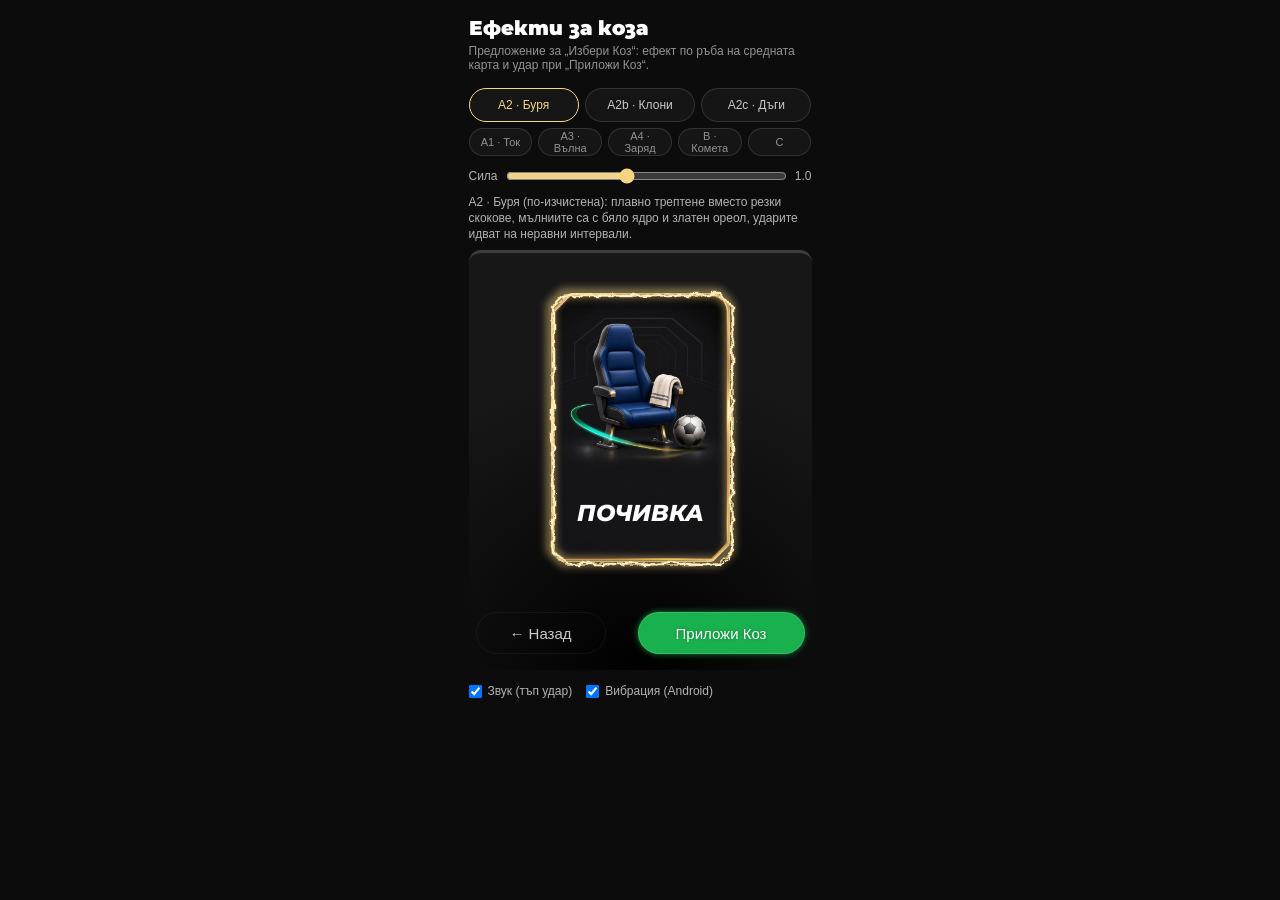
<file: demos/card-fx.html>
<!DOCTYPE html>
<html lang="bg">
<head>
  <meta charset="utf-8">
  <meta name="viewport" content="width=device-width, initial-scale=1, viewport-fit=cover">
  <title>Card Effects · Fens League</title>
  <link rel="preconnect" href="https://fonts.googleapis.com">
  <link rel="preconnect" href="https://fonts.gstatic.com" crossorigin>
  <link href="https://fonts.googleapis.com/css2?family=Montserrat:ital,wght@0,700;0,800;1,800&display=swap" rel="stylesheet">
  <!-- A proposal for the card picker (Избери Коз), 2026-11-16: three edge effects for the middle
       card and the "Приложи Коз" slam. Not linked from the site; kept off it (.assetsignore). -->
  <style>
    * { box-sizing: border-box; margin: 0; }
    html, body { background: #0c0c0c; }
    body {
      min-height: 100vh;
      font-family: "Helvetica Neue", Helvetica, Arial, sans-serif;
      color: #ffffff;
      overflow-x: hidden;
      -webkit-tap-highlight-color: transparent;
    }
    .page { max-width: 375px; margin: 0 auto; padding: 16px 16px 40px; }
    h1 { font-family: "Montserrat", sans-serif; font-size: 20px; font-weight: 900; }
    .lead { margin-top: 4px; font-size: 12px; color: #929295; }

    /* the three options */
    .tabs { display: flex; gap: 6px; margin-top: 16px; }
    .tabs button {
      flex: 1 0 0;
      height: 34px;
      border: 1px solid #ffffff1f;
      border-radius: 60px;
      background: #ffffff0a;
      font: inherit;
      font-size: 12px;
      color: #c9c9c9;
      cursor: pointer;
    }
    .tabs button.is-on { border-color: #f5d584; color: #f5d584; }
    .tabs--small { margin-top: 6px; }
    .tabs--small button { height: 28px; font-size: 11px; color: #929295; }
    .strength { display: flex; align-items: center; gap: 8px; margin-top: 12px; font-size: 12px; color: #b3b3b3; }
    .strength input { flex: 1 0 0; accent-color: #f5d584; }
    .arc { fill: none; stroke: #fffaf0; stroke-width: 1.3; stroke-linejoin: bevel; filter: url(#soft); }
    .arc-glow { fill: none; stroke: #f5d584; stroke-width: 4; stroke-linejoin: round; opacity: 0.55; filter: url(#volt-glow); }
    .hot { fill: #fff2c4; filter: url(#volt-glow); }
    .note { min-height: 48px; margin-top: 10px; font-size: 12px; line-height: 16px; color: #b3b3b3; }

    /* the stage: the sheet's dark gradient */
    .stage {
      position: relative;
      height: 420px;
      margin-top: 8px;
      border-top: 3px solid #3e3e3e;
      border-radius: 12px 12px 0 0;
      background: radial-gradient(120% 90% at 50% 100%, #000000 0%, #0c0c0c 40%, #171717 80%);
      overflow: hidden;
    }

    /* the card: 179 × 269, as the picker's middle card */
    .card {
      position: absolute;
      top: 40px;
      left: 50%;
      width: 179px;
      height: 269px;
      margin-left: -89.5px;
      transform-origin: 50% 60%;
    }
    .card__art { position: absolute; inset: 0; width: 100%; height: 100%; border-radius: 10px; }
    .card__name {
      position: absolute;
      right: 0;
      bottom: 36px;
      left: 0;
      font-family: "Montserrat", sans-serif;
      font-size: 22.5px;
      font-style: italic;
      font-weight: 800;
      line-height: 1.05;
      text-align: center;
      font-feature-settings: "locl" 0;
    }
    .card__fx { position: absolute; top: -14px; left: -14px; width: 207px; height: 297px; overflow: visible; pointer-events: none; }

    /* A: high voltage, gold lightning crawling along the edge (SVG turbulence, reseeded) */
    .card__fx .glow { filter: url(#volt-glow); }

    /* B: a comet of light running around the edge, with a softer one behind */
    .fx-comet path { stroke-dasharray: 90 910; animation: comet 2.6s linear infinite; }
    .fx-comet path.trail { stroke-dasharray: 220 780; animation: comet 2.6s linear infinite; opacity: 0.35; }
    .fx-comet path.second { animation-delay: -1.3s; }
    @keyframes comet { from { stroke-dashoffset: 0; } to { stroke-dashoffset: -1000; } }

    /* C: the gold edge breathes, brighter every few seconds */
    .fx-pulse path { animation: pulse 2.2s ease-in-out infinite; }
    @keyframes pulse {
      0%, 100% { opacity: 0.25; stroke-width: 2; }
      50% { opacity: 1; stroke-width: 3; }
    }

    /* the buttons, as in the picker */
    .btns { position: absolute; right: 7px; bottom: 16px; left: 7px; display: flex; justify-content: space-between; }
    .back, .apply {
      height: 42px;
      padding: 8px 32px;
      border-radius: 60px;
      font: inherit;
      font-size: 15px;
      cursor: pointer;
    }
    .back { width: 130px; border: 1px solid #ffffff0d; background: none; color: #c9c9c9; }
    .apply {
      width: 167px;
      border: 1px solid #ffffff26;
      background: #19b14e;
      box-shadow: 0 0 6px #19b14ebf;
      font-weight: 500;
      color: #ffffff;
      text-shadow: 0 0 3px #00000059;
    }

    /* the slam's pieces */
    .flash { position: absolute; inset: 0; background: #fff3cf; opacity: 0; pointer-events: none; }
    .ring {
      position: absolute;
      width: 60px;
      height: 60px;
      margin: -30px 0 0 -30px;
      border: 3px solid #f5d584;
      border-radius: 50%;
      opacity: 0;
      pointer-events: none;
    }
    .spark {
      position: absolute;
      width: 4px;
      height: 4px;
      margin: -2px 0 0 -2px;
      border-radius: 50%;
      background: #ffe6a3;
      box-shadow: 0 0 6px #f5d584;
      pointer-events: none;
    }
    .options { margin-top: 14px; display: flex; flex-wrap: wrap; gap: 14px; font-size: 12px; color: #b3b3b3; }
    .options label { display: flex; align-items: center; gap: 6px; cursor: pointer; }
  </style>
</head>
<body>
  <div class="page">
    <h1>Ефекти за коза</h1>
    <p class="lead">Предложение за „Избери Коз“: ефект по ръба на средната карта и удар при „Приложи Коз“.</p>

    <div class="tabs" role="tablist">
      <button type="button" class="is-on" data-fx="storm">A2 · Буря</button>
      <button type="button" data-fx="stormBranch">A2b · Клони</button>
      <button type="button" data-fx="stormArc">A2c · Дъги</button>
    </div>
    <div class="tabs tabs--small" role="tablist">
      <button type="button" data-fx="volt">A1 · Ток</button>
      <button type="button" data-fx="surge">A3 · Вълна</button>
      <button type="button" data-fx="charge">A4 · Заряд</button>
      <button type="button" data-fx="comet">B · Комета</button>
      <button type="button" data-fx="pulse">C</button>
    </div>
    <label class="strength">Сила <input type="range" id="strength" min="0.4" max="1.8" step="0.1" value="1"> <span id="strength-val">1.0</span></label>
    <p class="note" id="note"></p>

    <div class="stage" id="stage">
      <div class="card" id="card">
        <img class="card__art" src="../assets/trump-cards/rest.webp" alt="">
        <p class="card__name">ПОЧИВКА</p>
        <svg class="card__fx" id="fx" viewBox="-14 -14 207 297" aria-hidden="true">
          <defs>
            <!-- A: the line is pushed about by noise; the seed changes ~16 times a second -->
            <filter id="volt" x="-20%" y="-20%" width="140%" height="140%">
              <feTurbulence id="volt-noise" type="turbulence" baseFrequency="0.045" numOctaves="2" seed="1" result="n"/>
              <feDisplacementMap in="SourceGraphic" in2="n" scale="7" xChannelSelector="R" yChannelSelector="G"/>
            </filter>
            <filter id="volt2" x="-20%" y="-20%" width="140%" height="140%">
              <feTurbulence id="volt-noise2" type="turbulence" baseFrequency="0.09" numOctaves="1" seed="7" result="n"/>
              <feDisplacementMap in="SourceGraphic" in2="n" scale="5" xChannelSelector="G" yChannelSelector="R"/>
            </filter>
            <filter id="volt-glow" x="-30%" y="-30%" width="160%" height="160%">
              <feGaussianBlur stdDeviation="4"/>
            </filter>
            <filter id="soft" x="-30%" y="-30%" width="160%" height="160%">
              <feGaussianBlur stdDeviation="3" result="b"/>
              <feMerge><feMergeNode in="b"/><feMergeNode in="SourceGraphic"/></feMerge>
            </filter>
          </defs>
          <g id="fx-body"></g>
        </svg>
      </div>
      <div class="btns">
        <button class="back" type="button">← Назад</button>
        <button class="apply" type="button" id="apply">Приложи Коз</button>
      </div>
      <div class="flash" id="flash"></div>
    </div>

    <div class="options">
      <label><input type="checkbox" id="opt-sound" checked> Звук (тъп удар)</label>
      <label><input type="checkbox" id="opt-buzz" checked> Вибрация (Android)</label>
    </div>
  </div>

  <script>
    (function () {
      // the card's frame: a rectangle with cut corners, like the card art's own frame
      function edge() {
        var w = 179, h = 269, c = 12;
        return 'M' + c + ',0 H' + (w - c) + ' L' + w + ',' + c + ' V' + (h - c) + ' L' + (w - c) + ',' + h +
          ' H' + c + ' L0,' + (h - c) + ' V' + c + ' Z';
      }
      var D = edge();
      var body = document.getElementById('fx-body');
      var note = document.getElementById('note');
      var voltTimer = null;

      var VOLT = '<path d="' + D + '" fill="none" stroke="#f5d584" stroke-width="2.2" filter="url(#volt)"/>' +
                 '<path d="' + D + '" fill="none" stroke="#fff6dc" stroke-width="1" filter="url(#volt)" opacity="0.9"/>';
      var FX = {
        volt: {
          note: 'A1 · Ток: златен ток пълзи по ръба и пращи на случайни места (първият вариант).',
          svg: '<path class="glow" d="' + D + '" fill="none" stroke="#f5d584" stroke-width="6" opacity="0.55"/>' + VOLT
        },
        stormBranch: {
          note: 'A2b · Клони: като Буря, но всяка мълния се разклонява и при удар целият ръб проблясва, с горещо петно на мястото.',
          svg: null
        },
        stormArc: {
          note: 'A2c · Дъги: токът „прескача“ по ръба с дъги между две точки, като на Тесла бобина; от време на време по-голяма дъга през ъгъла.',
          svg: null
        },
        storm: {
          note: 'A2 · Буря (по-изчистена): плавно трептене вместо резки скокове, мълниите са с бяло ядро и златен ореол, ударите идват на неравни интервали.',
          svg: '<path class="glow" d="' + D + '" fill="none" stroke="#f5d584" stroke-width="8" opacity="0.6"/>' +
               '<path d="' + D + '" fill="none" stroke="#f5d584" stroke-width="2.6" filter="url(#volt)"/>' +
               '<path d="' + D + '" fill="none" stroke="#ffe7a8" stroke-width="1.6" filter="url(#volt2)" opacity="0.8"/>' +
               '<path d="' + D + '" fill="none" stroke="#ffffff" stroke-width="0.9" filter="url(#volt)"/>' +
               '<g id="arcs"></g>'
        },
        surge: {
          note: 'A3 · Вълна: тих ток по целия ръб и мощен импулс, който обикаля картата и пръска искри след себе си.',
          svg: '<path d="' + D + '" fill="none" stroke="#f5d584" stroke-width="1.4" filter="url(#volt2)" opacity="0.55"/>' +
               '<path class="surge-glow" d="' + D + '" pathLength="1000" fill="none" stroke="#f5d584" stroke-width="7" opacity="0.7" filter="url(#volt-glow)"/>' +
               '<path class="surge" d="' + D + '" pathLength="1000" fill="none" stroke="#fff6dc" stroke-width="2.4" stroke-linecap="round" filter="url(#volt)"/>' +
               '<g id="arcs"></g>'
        },
        charge: {
          note: 'A4 · Заряд: картата се „зарежда“: токът се усилва за около 2 секунди, избухва с мълнии и започва отначало.',
          svg: '<path class="glow" d="' + D + '" fill="none" stroke="#f5d584" stroke-width="6" opacity="0.55"/>' + VOLT + '<g id="arcs"></g>'
        },
        comet: {
          note: 'B · Комета: две светли „комети“ обикалят ръба на картата.',
          svg: '<path class="trail" d="' + D + '" pathLength="1000" fill="none" stroke="#f5d584" stroke-width="3" filter="url(#soft)"/>' +
               '<path d="' + D + '" pathLength="1000" fill="none" stroke="#fff6dc" stroke-width="2.5" stroke-linecap="round" filter="url(#soft)"/>' +
               '<path class="trail second" d="' + D + '" pathLength="1000" fill="none" stroke="#f5d584" stroke-width="3" filter="url(#soft)"/>' +
               '<path class="second" d="' + D + '" pathLength="1000" fill="none" stroke="#fff6dc" stroke-width="2.5" stroke-linecap="round" filter="url(#soft)"/>'
        },
        pulse: {
          note: 'C · Пулс: златният ръб диша бавно.',
          svg: '<path d="' + D + '" fill="none" stroke="#f5d584" filter="url(#soft)"/>'
        }
      };

      // a path along the edge, to find points on it
      var probe = document.createElementNS('http://www.w3.org/2000/svg', 'path');
      probe.setAttribute('d', D);
      var EDGE = 0;
      var CX = 89.5, CY = 134.5; // the card's centre
      function edgePoint(t) {
        if (!EDGE) EDGE = probe.getTotalLength();
        return probe.getPointAtLength(((t % 1) + 1) % 1 * EDGE);
      }

      // a jagged bolt jumping out of the edge at t (0…1), away from the centre
      function arc(t, len, life) {
        var g = document.getElementById('arcs');
        if (!g) return;
        var p = edgePoint(t);
        var dx = p.x - CX, dy = p.y - CY, d = Math.sqrt(dx * dx + dy * dy) || 1;
        dx /= d; dy /= d;
        var pts = [[p.x, p.y]], x = p.x, y = p.y, steps = 4;
        for (var i = 1; i <= steps; i++) {
          x += dx * len / steps + (Math.random() - 0.5) * 9;
          y += dy * len / steps + (Math.random() - 0.5) * 9;
          pts.push([x, y]);
        }
        var el = document.createElementNS('http://www.w3.org/2000/svg', 'polyline');
        el.setAttribute('class', 'arc');
        el.setAttribute('points', pts.map(function (q) { return q[0].toFixed(1) + ',' + q[1].toFixed(1); }).join(' '));
        g.appendChild(el);
        el.animate([{ opacity: 1 }, { opacity: 0.9, offset: 0.4 }, { opacity: 0 }], { duration: life, easing: 'ease-out' }).onfinish = function () { el.remove(); };
      }

      FX.stormBranch.svg = FX.storm.svg;
      FX.stormArc.svg = FX.storm.svg;

      // a bolt as a glowing gold stroke with a white core; pts = [[x,y], …]
      function bolt(pts, life, width) {
        var g = document.getElementById('arcs');
        if (!g) return;
        var d = pts.map(function (q) { return q[0].toFixed(1) + ',' + q[1].toFixed(1); }).join(' ');
        [['arc-glow', 1], ['arc', width || 1]].forEach(function (k) {
          var el = document.createElementNS('http://www.w3.org/2000/svg', 'polyline');
          el.setAttribute('class', k[0]);
          el.setAttribute('points', d);
          if (k[0] === 'arc') el.style.strokeWidth = String(1.3 * k[1]);
          g.appendChild(el);
          el.animate([{ opacity: 1 }, { opacity: 0.85, offset: 0.35 }, { opacity: 0 }],
            { duration: life, easing: 'cubic-bezier(0.2, 0.6, 0.3, 1)' }).onfinish = function () { el.remove(); };
        });
      }

      // jagged points from (x,y) along (dx,dy) for len px
      function jag(x, y, dx, dy, len, steps, wobble) {
        var pts = [[x, y]];
        for (var i = 1; i <= steps; i++) {
          x += dx * len / steps + (Math.random() - 0.5) * wobble;
          y += dy * len / steps + (Math.random() - 0.5) * wobble;
          pts.push([x, y]);
        }
        return pts;
      }

      function outward(p) {
        var dx = p.x - CX, dy = p.y - CY, d = Math.sqrt(dx * dx + dy * dy) || 1;
        return [dx / d, dy / d];
      }

      // the edge flares for a moment (the glow layer), with a hot spot where the bolt left
      function flare(p) {
        var glow = body.querySelector('.glow');
        if (glow) glow.animate([{ opacity: 1, strokeWidth: '11px' }, { opacity: 0.6, strokeWidth: '8px' }],
          { duration: 260, easing: 'ease-out' });
        var g = document.getElementById('arcs');
        if (!g || !p) return;
        var c = document.createElementNS('http://www.w3.org/2000/svg', 'circle');
        c.setAttribute('class', 'hot');
        c.setAttribute('cx', p.x);
        c.setAttribute('cy', p.y);
        c.setAttribute('r', '5');
        g.appendChild(c);
        c.animate([{ opacity: 1, transform: 'scale(1)' }, { opacity: 0, transform: 'scale(2.2)' }],
          { duration: 300, easing: 'ease-out', transformOrigin: p.x + 'px ' + p.y + 'px' }).onfinish = function () { c.remove(); };
      }

      // a branching strike out of the edge
      function strike(t, big) {
        var p = edgePoint(t), o = outward(p);
        var len = (big ? 26 : 16) * strength;
        var main = jag(p.x, p.y, o[0], o[1], len, 5, 8);
        bolt(main, big ? 260 : 190, big ? 1.4 : 1);
        // one or two branches from the middle of the main bolt, bent sideways
        var n = big ? 2 : 1;
        for (var i = 0; i < n; i++) {
          var from = main[2 + i];
          var side = (Math.random() < 0.5 ? -1 : 1) * 0.8;
          var bx = o[0] + -o[1] * side, by = o[1] + o[0] * side;
          var bl = Math.sqrt(bx * bx + by * by);
          bolt(jag(from[0], from[1], bx / bl, by / bl, len * 0.5, 3, 6), big ? 220 : 160, 0.7);
        }
        if (big) flare(p);
      }

      // an arc jumping between two points on the edge, bowing outward
      function edgeArc(t, span, life) {
        var a = edgePoint(t), b = edgePoint(t + span), m = edgePoint(t + span / 2), o = outward(m);
        var bow = (8 + Math.random() * 6) * strength;
        var pts = [], steps = 7;
        for (var i = 0; i <= steps; i++) {
          var k = i / steps;
          var x = a.x + (b.x - a.x) * k + o[0] * bow * Math.sin(Math.PI * k);
          var y = a.y + (b.y - a.y) * k + o[1] * bow * Math.sin(Math.PI * k);
          if (i && i < steps) { x += (Math.random() - 0.5) * 5; y += (Math.random() - 0.5) * 5; }
          pts.push([x, y]);
        }
        bolt(pts, life, 1.1);
      }

      var strength = 1;
      var timers = [];
      var raf = 0;
      function stopAll() {
        timers.forEach(function (t) { if (t && t.stop) t.stop(); else { clearInterval(t); clearTimeout(t); } });
        timers = [];
        cancelAnimationFrame(raf);
      }

      // the storm's flicker: the line's shake eases toward a new target instead of jumping.
      // The filter is redrawn ~14 times a second, not every frame (it's expensive)
      function smoothNoise(mul) {
        var n1 = document.getElementById('volt-noise'), n2 = document.getElementById('volt-noise2');
        var d1 = n1.parentNode.lastElementChild, d2 = n2.parentNode.lastElementChild;
        var cur = 7;
        timers.push(setInterval(function () {
          n1.setAttribute('seed', String(Math.floor(Math.random() * 1000)));
          n2.setAttribute('seed', String(Math.floor(Math.random() * 1000)));
          var target = (6 + Math.random() * 4) * mul * strength;
          cur += (target - cur) * 0.5;
          d1.setAttribute('scale', cur.toFixed(2));
          d2.setAttribute('scale', (cur * 0.7).toFixed(2));
        }, 70));
      }

      // strikes at uneven intervals
      function every(min, max, fn) {
        var alive = true;
        (function next() {
          var id = setTimeout(function () {
            var i = timers.indexOf(id);
            if (i >= 0) timers.splice(i, 1);
            if (!alive) return;
            fn();
            next();
          }, min + Math.random() * (max - min));
          timers.push(id);
        })();
        timers.push({ stop: function () { alive = false; } });
      }

      function noiseLoop(seconds) {
        var n1 = document.getElementById('volt-noise'), n2 = document.getElementById('volt-noise2');
        timers.push(setInterval(function () {
          n1.setAttribute('seed', String(Math.floor(Math.random() * 1000)));
          n2.setAttribute('seed', String(Math.floor(Math.random() * 1000)));
          var crack = Math.random() < 0.12;
          n1.parentNode.lastElementChild.setAttribute('scale', String((crack ? 14 : 7) * strength * (seconds || 1)));
          n2.parentNode.lastElementChild.setAttribute('scale', String(5 * strength));
        }, 60));
      }

      function show(name) {
        stopAll();
        document.getElementById('fx').setAttribute('class', 'card__fx fx-' + name);
        body.innerHTML = FX[name].svg;
        note.textContent = FX[name].note;
        document.querySelectorAll('.tabs button').forEach(function (b) {
          b.classList.toggle('is-on', b.getAttribute('data-fx') === name);
        });
        if (name === 'volt') noiseLoop();
        if (name === 'storm') {
          smoothNoise(1.1);
          // small bolts at uneven intervals, now and then a bigger one with a flare
          every(140, 420, function () {
            var t = Math.random();
            bolt(jag(edgePoint(t).x, edgePoint(t).y, outward(edgePoint(t))[0], outward(edgePoint(t))[1], (10 + Math.random() * 12) * strength, 4, 8), 180, 1);
            if (Math.random() < 0.18) { flare(edgePoint(t)); }
          });
        }
        if (name === 'stormBranch') {
          smoothNoise(1.1);
          every(260, 700, function () { strike(Math.random(), Math.random() < 0.3); });
        }
        if (name === 'stormArc') {
          smoothNoise(0.9);
          every(120, 380, function () { edgeArc(Math.random(), 0.02 + Math.random() * 0.03, 170); });
          // now and then a big arc across a corner
          var CORNERS = [0.01, 0.27, 0.5, 0.77];
          every(1400, 2600, function () {
            var c = CORNERS[Math.floor(Math.random() * 4)];
            edgeArc(c - 0.04, 0.09, 260);
            flare(edgePoint(c + 0.005));
          });
        }
        if (name === 'surge') {
          noiseLoop(0.8);
          // the pulse: a bright, crackling stretch going round in 1.8s, sparks off its head
          var head = body.querySelector('.surge'), glow = body.querySelector('.surge-glow');
          head.style.strokeDasharray = '110 890';
          glow.style.strokeDasharray = '160 840';
          var start = performance.now();
          (function step(now) {
            var t = ((now - start) / 1800) % 1;
            head.style.strokeDashoffset = String(-t * 1000);
            glow.style.strokeDashoffset = String(-t * 1000 + 25);
            if (Math.random() < 0.35 * strength) arc(t + 0.1, 6 + Math.random() * 10 * strength, 140);
            raf = requestAnimationFrame(step);
          })(start);
        }
        if (name === 'charge') {
          // builds up over 2.2s (the line shakes harder, the glow brightens), then a burst of bolts
          var g = body.querySelector('.glow');
          var n1 = document.getElementById('volt-noise');
          var t0 = performance.now();
          (function step(now) {
            var k = ((now - t0) % 2600) / 2200; // 0 → 1 the build-up, then a short rest
            if (k <= 1) {
              n1.setAttribute('seed', String(Math.floor(now / 60)));
              n1.parentNode.lastElementChild.setAttribute('scale', String((3 + 13 * k * k) * strength));
              g.setAttribute('opacity', String(0.2 + 0.7 * k));
              g.setAttribute('stroke-width', String(4 + 8 * k));
              if (k > 0.97 && !step.fired) {
                step.fired = true;
                for (var i = 0; i < 10; i++) arc(i / 10 + Math.random() * 0.05, 14 + Math.random() * 14 * strength, 260);
              }
            } else step.fired = false;
            raf = requestAnimationFrame(step);
          })(t0);
        }
      }

      var shown = 'storm';
      document.getElementById('strength').addEventListener('input', function (e) {
        strength = parseFloat(e.target.value);
        document.getElementById('strength-val').textContent = strength.toFixed(1);
        show(shown);
      });
      document.querySelectorAll('.tabs button').forEach(function (b) {
        b.addEventListener('click', function () { shown = b.getAttribute('data-fx'); show(shown); });
      });
      show('storm');

      // ---------- the slam: lift, hit the table, shock ----------
      var stage = document.getElementById('stage');
      var card = document.getElementById('card');
      var busy = false;

      // a low, short thud (Web Audio, made on the spot: no sound file)
      function thud() {
        var Ctx = window.AudioContext || window.webkitAudioContext;
        if (!Ctx) return;
        var ctx = thud.ctx || (thud.ctx = new Ctx());
        var t = ctx.currentTime;
        var osc = ctx.createOscillator();
        var gain = ctx.createGain();
        osc.type = 'sine';
        osc.frequency.setValueAtTime(140, t);
        osc.frequency.exponentialRampToValueAtTime(38, t + 0.25);
        gain.gain.setValueAtTime(0.9, t);
        gain.gain.exponentialRampToValueAtTime(0.001, t + 0.35);
        osc.connect(gain).connect(ctx.destination);
        osc.start(t);
        osc.stop(t + 0.4);
        // the slap on the felt: a burst of noise
        var len = Math.floor(ctx.sampleRate * 0.06);
        var buf = ctx.createBuffer(1, len, ctx.sampleRate);
        var data = buf.getChannelData(0);
        for (var i = 0; i < len; i++) data[i] = (Math.random() * 2 - 1) * Math.pow(1 - i / len, 3);
        var src = ctx.createBufferSource();
        var g2 = ctx.createGain();
        g2.gain.value = 0.5;
        src.buffer = buf;
        src.connect(g2).connect(ctx.destination);
        src.start(t);
      }

      function burst(x, y) {
        for (var i = 0; i < 18; i++) {
          var s = document.createElement('span');
          s.className = 'spark';
          s.style.left = x + 'px';
          s.style.top = y + 'px';
          stage.appendChild(s);
          var a = -Math.PI * (0.05 + Math.random() * 0.9); // upward and sideways, off the table
          var d = 50 + Math.random() * 80;
          var tx = Math.cos(a) * d, ty = Math.sin(a) * d;
          s.animate([
            { transform: 'translate(0,0) scale(1)', opacity: 1 },
            { transform: 'translate(' + tx * 0.7 + 'px,' + ty * 0.8 + 'px) scale(0.8)', opacity: 0.9, offset: 0.5 },
            { transform: 'translate(' + tx + 'px,' + (ty * 0.6 + 18) + 'px) scale(0.2)', opacity: 0 }
          ], { duration: 650 + Math.random() * 350, easing: 'cubic-bezier(0.2, 0.6, 0.4, 1)' }).onfinish = s.remove.bind(s);
        }
      }

      // One timeline (no chained steps, so nothing stutters between them), 720ms:
      // lift and lean back (0 → 300ms, easing out), hold a beat, drop with acceleration and
      // land at 430ms, a soft squash and settle with a small overshoot. The shock (shake, glow,
      // ring, sparks, thud, vibration) is timed to the landing.
      var LAND = 430, TOTAL = 720;
      document.getElementById('apply').addEventListener('click', function () {
        if (busy) return;
        busy = true;
        var k = function (ms) { return ms / TOTAL; };
        card.animate([
          { transform: 'translateY(0) scale(1) rotateX(0deg)', filter: 'brightness(1)', easing: 'cubic-bezier(0.2, 0.8, 0.3, 1)' },
          { transform: 'translateY(-22px) scale(1.1) rotateX(12deg)', filter: 'brightness(1.2)', offset: k(300), easing: 'linear' },
          { transform: 'translateY(-24px) scale(1.11) rotateX(13deg)', filter: 'brightness(1.22)', offset: k(340), easing: 'cubic-bezier(0.55, 0, 0.9, 0.5)' },
          { transform: 'translateY(4px) scale(0.97, 0.95) rotateX(0deg)', filter: 'brightness(1.35)', offset: k(LAND), easing: 'cubic-bezier(0.2, 0.7, 0.3, 1)' },
          { transform: 'translateY(-2px) scale(1.012, 1.01)', filter: 'brightness(1.1)', offset: k(560), easing: 'cubic-bezier(0.4, 0, 0.3, 1)' },
          { transform: 'translateY(0) scale(1) rotateX(0deg)', filter: 'brightness(1)' }
        ], { duration: TOTAL }).onfinish = function () { busy = false; };

        if (document.getElementById('opt-sound').checked) setTimeout(thud, LAND - 10);
        setTimeout(function () {
          // a softer, decaying shake: three swings, each smaller
          stage.animate([
            { transform: 'translate(0, 0)' },
            { transform: 'translate(0, 5px)', offset: 0.18 },
            { transform: 'translate(-2px, -3px)', offset: 0.4 },
            { transform: 'translate(1px, 1.5px)', offset: 0.65 },
            { transform: 'translate(0, 0)' }
          ], { duration: 380, easing: 'cubic-bezier(0.3, 0.6, 0.4, 1)' });
          // a warm glow instead of a hard flash
          document.getElementById('flash').animate([{ opacity: 0 }, { opacity: 0.22, offset: 0.2 }, { opacity: 0 }],
            { duration: 420, easing: 'ease-out' });
          var r = card.getBoundingClientRect(), sr = stage.getBoundingClientRect();
          var x = r.left - sr.left + r.width / 2, y = r.top - sr.top + r.height * 0.88;
          [0, 90].forEach(function (delay, i) {
            var ring = document.createElement('span');
            ring.className = 'ring';
            ring.style.left = x + 'px';
            ring.style.top = y + 'px';
            stage.appendChild(ring);
            ring.animate([
              { transform: 'scale(0.5) scaleY(0.32)', opacity: i ? 0.5 : 0.9 },
              { transform: 'scale(' + (i ? 4.2 : 5.8) + ') scaleY(0.32)', opacity: 0 }
            ], { duration: 820, delay: delay, easing: 'cubic-bezier(0.15, 0.6, 0.25, 1)', fill: 'backwards' })
              .onfinish = ring.remove.bind(ring);
          });
          burst(x, y);
          if (document.getElementById('opt-buzz').checked && navigator.vibrate) navigator.vibrate([25, 30, 60]);
        }, LAND);
      });
    })();
  </script>
</body>
</html>
</file>
<file: styles.css>
/* All values come from the Figma file "Last Fan", frame "1.0 - Lobby Main" (238:6770).
   Figma's frame is 375px; the page stretches to any window width. */

* { box-sizing: border-box; margin: 0; padding: 0; }

/* the page colour all the way back (not the browser's white), so nothing can ever flash
   white behind the page */
html {
  overflow-x: hidden;
  background: #171818;
}

body {
  background: #171818;
  font-family: "Helvetica Neue", Helvetica, Arial, sans-serif;
  -webkit-font-smoothing: antialiased;
  overflow-x: hidden;
}

/* No visible page scrollbar on phones and tablets (touch, no mouse); the page still
   scrolls by swiping. Kept with a mouse, where it's needed. */
@media (hover: none) and (pointer: coarse) {
  html,
  body { scrollbar-width: none; }

  html::-webkit-scrollbar,
  body::-webkit-scrollbar { display: none; }
}

a { color: inherit; text-decoration: none; }

/* No blue flash over links and buttons when they are tapped on a phone */
html { -webkit-tap-highlight-color: transparent; }

button {
  font: inherit;
  color: inherit;
  background: none;
  border: 0;
  cursor: pointer;
  text-align: inherit;
}

img { display: block; }

/* Figma shows standard Cyrillic letters; with lang="bg" Montserrat would switch to its Bulgarian forms */
.sport-header__title,
.card__title,
.leaderboard__points,
.page-hero__title,
.card-head__count,
.trump__name,
.mission__name { font-feature-settings: "locl" 0; }

.lobby-main {
  position: relative;
  display: flex;
  flex-direction: column;
  align-items: flex-start;
  width: 100%;
  min-height: 100vh;
  padding-bottom: calc(78px + env(safe-area-inset-bottom)); /* room to scroll clear of the tab bar */
  background: #171818;
  overflow-x: clip;
}

/* ---------- gradient-bgr (238:6771) ---------- */
.gradient-bgr {
  position: absolute;
  top: 0;
  left: 0;
  right: 0;
  height: 180px;
  /* centred on x 187 of the 375px frame, radii 243 × 116.64 */
  background: radial-gradient(243px 116.64px at calc(50% - 0.5px) 0, #e42313 0%, #171818 100%);
}

/* ---------- Mobile-Header-LogIn (238:6772) ---------- */
.mobile-header {
  position: relative;
  display: flex;
  flex-direction: column;
  width: 100%;
}

/* app-header-layout-2 */
.app-header {
  position: relative;
  display: flex;
  align-items: center;
  justify-content: space-between;
  height: 50px;
  padding: 0 10px;
  overflow: hidden;
  background:
    url("assets/lobby-main/app-header-bgr.png") center / cover no-repeat;
}

/* divider */
.app-header::after {
  content: "";
  position: absolute;
  left: 0;
  right: 0;
  bottom: 0;
  height: 1px;
  background: #ffffff1a;
}

.app-header__left {
  position: relative;
  display: flex;
  align-items: center;
  gap: 20px;
  height: 100%;
}

.app-header__right {
  position: relative;
  display: flex;
  align-items: center;
  height: 100%;
}

.promo-item,
.sign-up,
.sign-in {
  display: flex;
  align-items: center;
  justify-content: center;
  padding: 6px 10px;
  border: 1px solid;
  font-size: 11px;
  font-weight: 400;
  line-height: normal;
  white-space: nowrap;
}

.promo-item {
  gap: 5px;
  border-color: #ffffff40;
  border-radius: 120px;
  background: #ffffff0d;
  color: #f5d584;
}

.sign-up,
.sign-in {
  min-width: 60px;
  text-align: center;
}

.sign-up {
  border-color: #ffffff00;
  border-radius: 2px;
  background: #ffffff00;
  color: #efefef;
}

.sign-in {
  gap: 4px;
  border-color: #ffffff40;
  border-radius: 120px;
  background: #ffffff0d;
  color: #f5d584;
}

.logo {
  position: absolute;
  top: 0;
  bottom: 0;
  left: calc(50% - 0.38px);
  transform: translateX(-50%);
  display: flex;
  flex-direction: column;
  align-items: center;
  justify-content: center;
}

/* 72 × 30 like the main lobby (index.html); this Figma frame has 48 × 20, which the user found too small */
.brand-logo {
  display: block;
  width: 72px;
  height: 30px;
}

.brand-logo img {
  width: 100%;
  height: 100%;
}

/* sub-header-l1-variant-1 */
.sub-header {
  display: flex;
  align-items: center;
  gap: 10px;
  width: 100%;
  padding: 0 0 10px 10px;
  background: #32333400;
  overflow: hidden;
}

.sub-header__items {
  display: flex;
  flex: 1 0 0;
  align-items: flex-start;
  gap: 10px;
  min-height: 40px;
  overflow-x: auto;
  scrollbar-width: none;
  /* the right fade from Figma's mask layer */
  -webkit-mask: url("assets/lobby-main/nav-fade-mask.svg") 0 0 / 100% 100% no-repeat;
  mask: url("assets/lobby-main/nav-fade-mask.svg") 0 0 / 100% 100% no-repeat;
}

.sub-header__items::-webkit-scrollbar { display: none; }

.nav-link {
  position: relative;
  display: flex;
  flex-shrink: 0;
  align-items: center;
  justify-content: center;
  gap: 5px;
  padding: 10px;
  font-size: 14px;
  font-weight: 400;
  line-height: normal;
  color: #c9c9c9;
  white-space: nowrap;
}

.nav-link.is-active { color: #f5d584; }

/* highlight */
.nav-link.is-active::after {
  content: "";
  position: absolute;
  left: 10px;
  right: 10px;
  bottom: 0;
  height: 3px;
  border-radius: 120px 120px 0 0;
  background: #f5d584;
}

/* label-layout-2 / badge */
.nav-link__badge {
  position: absolute;
  top: 0;
  left: calc(50% - 0.5px);
  transform: translateX(-50%);
  padding: 1px 2px;
  border-radius: 0 0 2px 2px;
  background: #f4d484;
  filter: drop-shadow(0 1px 0.5px #00000040);
  font-size: 7px;
  font-weight: 500;
  line-height: normal;
  color: #303437;
  text-align: center;
}

/* ---------- header (238:6783) ---------- */
.header {
  position: relative;
  display: flex;
  flex-direction: column;
  align-items: flex-start;
  gap: 10px;
  width: 100%;
  padding: 10px 0 20px;
}

/* sport-header */
.sport-header {
  display: flex;
  align-items: center;
  gap: 10px;
  width: 100%;
  padding-left: 10px;
}

.sport-header__content {
  display: flex;
  flex: 1 0 0;
  flex-direction: column;
  justify-content: center;
  align-items: flex-start;
  gap: 10px;
  min-width: 1px;
}

.sport-header__heading {
  display: flex;
  flex-direction: column;
  gap: 2px;
  width: 100%;
  color: #ffffff;
}

.sport-header__title {
  overflow: hidden;
  font-family: "Montserrat", sans-serif;
  font-size: 34px;
  font-weight: 900;
  line-height: normal;
  text-overflow: ellipsis;
  text-shadow: 0 0 12px #30303099;
  white-space: nowrap;
}

.sport-header__subtitle {
  overflow: hidden;
  font-size: 13px;
  font-style: italic;
  font-weight: 400;
  line-height: normal;
  text-overflow: ellipsis;
  white-space: nowrap;
}

.sport-header__info {
  display: flex;
  flex-wrap: wrap;
  align-items: center;
  align-content: center;
  gap: 5px;
  width: 100%;
}

.league-label,
.how-to-play {
  display: flex;
  align-items: center;
  height: 28px;
  padding: 5px 8px;
  border-radius: 8px;
  background: #ffffff0d;
  font-size: 13px; /* Figma 2026-11-17: Medium 13 (was Regular 12) */
  font-weight: 500;
  line-height: normal;
  color: #dbdbdbbf; /* #dbdbdb at 75% */
  white-space: nowrap;
}

.league-label {
  gap: 5px;
  box-shadow: 0 0 6px #00000026;
}

/* As on the main lobby: Figma's 25% white stroke is a steady 6% white border here,
   and a moving white highlight runs on top of it (not in Figma) */
.how-to-play {
  position: relative;
  border: 1px solid #ffffff0f;
  box-shadow: 0 0 6px #f5d58440;
}

/* A white highlight that travels around the 1px stroke */
.how-to-play__ring {
  position: absolute;
  inset: -1px;
  padding: 1px;
  border-radius: 8px;
  overflow: hidden;
  pointer-events: none;
  -webkit-mask: linear-gradient(#000 0 0) content-box, linear-gradient(#000 0 0);
  -webkit-mask-composite: xor;
  mask: linear-gradient(#000 0 0) content-box exclude, linear-gradient(#000 0 0);
}

.how-to-play__ring::before {
  content: "";
  position: absolute;
  top: 50%;
  left: 50%;
  width: 150px;
  height: 150px;
  margin: -75px 0 0 -75px;
  background: conic-gradient(#ffffff00 0deg 260deg, #ffffff73 310deg, #ffffff00 360deg);
  animation: how-to-play-ring-spin 8s linear infinite;
}

@keyframes how-to-play-ring-spin {
  to { transform: rotate(360deg); }
}

@media (prefers-reduced-motion: reduce) {
  .how-to-play__ring::before { animation: none; }
}

.sport-header__image {
  position: relative;
  flex-shrink: 0;
  width: 98px;
  height: 110px;
}

/* 3px lower than the flex layout puts it (y 113, not 110): the ball's spot on the
   Прогнози and Класиране pages, so it doesn't move when you switch pages */
.header .sport-header__image { top: 3px; }

.sport-header__shadow {
  position: absolute;
  top: calc(92px - 12px);   /* ellipse box 130 × 21 at (27, 92); the SVG adds 12px of blur all round */
  left: calc(27px - 12px);
  width: 154px;
  height: 45px;
  max-width: none;
}

.sport-header__ball {
  position: absolute;
  inset: 0;
  overflow: hidden;
}

/* 330×330 video (3×) in the GIF's place: 110 × 110 */
.sport-header__video {
  position: absolute;
  top: 0;
  left: -0.25%;
  display: block;
  width: 112.24%;
  height: 100%;
  max-width: none;
  opacity: 0;
  transition: opacity 0.2s;
}

/* shown once components/ball-video.js has it at its random starting point */
.sport-header__video.is-ready { opacity: 1; }

/* Entry animation: the header section, the content and the tab bar stay hidden until the
   intro starts (class set in <head>), so they never show while the ball video loads */
.intro-pending .header,
.intro-pending .content-bottom,
.intro-pending .tab-nav {
  visibility: hidden;
}

/* The ball waits above the screen rather than invisible at its spot, so the video is
   first drawn off-screen (it can show as a black square for a moment when it first appears) */
.intro-pending .sport-header__ball {
  visibility: visible;
  transform: translateY(-1000px);
}

/* prediction-container (260:10686) */
.prediction {
  display: flex;
  flex-direction: column;
  align-items: center;
  justify-content: flex-end;
  gap: 10px;
  width: 100%;
  padding: 10px;
  border-radius: 0 0 12px 12px;
  background: linear-gradient(to bottom, #17181800, #272727);
  transform-origin: 50% 100%; /* the intro squashes it down onto its bottom edge */
}

.tab-list {
  display: flex;
  align-items: center;
  gap: 15px;
}

.tab-item {
  display: flex;
  flex-direction: column;
  align-items: center;
  gap: 2px;
}

.tab-item__content {
  display: flex;
  align-items: center;
  justify-content: center;
  gap: 6px;
  height: 22px;
  padding: 0 5px;
  font-size: 13px;
  font-weight: 400;
  line-height: normal;
  color: #dbdbdb;
  text-align: center;
  white-space: nowrap;
}

.tab-item__dot { width: 4px; height: 4px; }

.tab-item__highlighter {
  width: 100%;
  height: 3px;
  border-radius: 10px 10px 0 0;
  background: #ffffff1a;
}

.tab-item.is-active .tab-item__content {
  font-weight: 500;
  color: #ffffff;
}

.tab-item.is-active .tab-item__highlighter { background: #ffffff; }

/* info-bottom */
.info-bottom {
  display: flex;
  align-items: center;
  gap: 5px;
  width: 100%;
}

.info-bottom__left {
  display: flex;
  flex: 1 0 0;
  align-items: center;
  gap: 5px;
  min-width: 1px;
}

.info-bottom__icon {
  position: relative;
  display: flex;
  flex-shrink: 0;
  align-items: center;
  justify-content: center;
  width: 32px;
  height: 32px;
  border: 1px solid #19b14e26;
  border-radius: 12px;
  background: #ffffff08;
  box-shadow: inset 0 0 3px #19b14e40;
}

.info-bottom__icon img {
  width: 23px;   /* 18px icon plus the SVG's glow room */
  height: 26px;
  max-width: none;
  margin: -4px -2.5px;
}

.info-bottom[hidden] { display: none; }

/* Кръг 6: active-trump-label over the card (Figma 273:8185) */
.round-stack {
  display: flex;
  flex-direction: column;
  align-items: center;
  gap: 5px;
  width: 100%;
}

.round-stack[hidden] { display: none; }

/* active-trump-label (273:8186) */
.trump-label {
  display: flex;
  align-items: center;
  gap: 5px;
  width: 100%;
  padding: 5px;
  border-radius: 8px;
  background: #dddddd;
  overflow: hidden;
}

/* the three stacked trump cards, 14 × 18 */
.trump-label__cards {
  position: relative;
  flex-shrink: 0;
  width: 14px;
  height: 18px;
}

.trump-label__card {
  position: absolute;
  display: flex;
  align-items: center;
  justify-content: center;
}

.trump-label__card img {
  flex: none;
  max-width: none;
  object-fit: cover;
}

.trump-label__card--1 { top: 0; left: 0.65px; width: 13.347px; height: 18px; }
.trump-label__card--1 img { width: 11.042px; height: 16.562px; transform: rotate(8.42deg); }
.trump-label__card--2 { top: 0.54px; left: 1.17px; width: 11.4px; height: 16.673px; }
.trump-label__card--2 img { width: 10.892px; height: 16.338px; transform: rotate(1.8deg); }
.trump-label__card--3 { top: 0.14px; left: 0; width: 13.349px; height: 17.861px; }
.trump-label__card--3 img { width: 10.892px; height: 16.338px; transform: rotate(9.14deg); }

.trump-label__text {
  display: flex;
  flex: 1 0 0;
  align-items: center;
  gap: 2px;
  min-width: 1px;
  font-size: 12px;
  font-style: italic;
  font-weight: 400;
  line-height: normal;
  color: #2b2b2b;
  white-space: nowrap;
}

.trump-label__text strong { font-weight: 700; }

/* remove-btn */
.trump-label__remove {
  display: flex;
  flex-shrink: 0;
  align-items: center;
  gap: 5px;
  padding: 0;
  border: 0;
  background: none;
  font-family: inherit;
  font-size: 11px; /* Figma 2026-11-17 (was 12px) */
  font-style: italic;
  font-weight: 400;
  line-height: 12px;
  color: #000000; /* Figma 273:7816 / 273:8195: black, the button at 60% */
  opacity: 0.6;
  cursor: pointer;
}

/* "Инфо" (273:8195): 11px text, 3px from the 12px info icon */
.trump-label__info {
  gap: 3px;
  font-size: 11px;
}

/* Close, 10 × 10, the icon inset 4.16% */
.trump-label__close {
  position: relative;
  width: 10px;
  height: 10px;
}

.trump-label__close img {
  position: absolute;
  top: 4.16%;
  left: 4.16%;
  width: 9.167px;
  height: 9.167px;
}

/* Locked: gold instead of green */
.info-bottom__icon--locked {
  border-color: #f5d58426;
  box-shadow: inset 0 0 3px #f5d58440;
}

/* lock, 18 × 18, the 12 × 15.75 icon inside it, glowing */
.info-bottom__lock {
  position: relative;
  width: 18px;
  height: 18px;
  filter: drop-shadow(0 0 2px #f5d584bf);
}

.info-bottom__icon .info-bottom__lock img {
  position: absolute;
  top: 4.17%;
  left: 16.67%;
  width: 12px;
  height: 15.75px;
  margin: 0;
}

.info-bottom__locked-title {
  width: 100%;
  overflow: hidden;
  font-size: 13px;
  font-weight: 500;
  color: #ffffff;
  text-overflow: ellipsis;
}

.info-bottom__text {
  display: flex;
  flex: 1 0 0;
  flex-direction: column;
  align-items: flex-start;
  gap: 2px;
  min-width: 1px;
  font-family: "Inter", sans-serif;
  line-height: normal;
}

.info-bottom__title,
.info-bottom__note {
  width: 100%;
  overflow: hidden;
  text-overflow: ellipsis;
  white-space: nowrap;
}

.info-bottom__title {
  font-size: 13px;
  font-weight: 500;
  color: #ffffff;
}

.info-bottom__note {
  font-size: 12px;
  font-weight: 400;
  color: #dbdbdb;
  opacity: 0.5;
}

.edit-btn {
  display: flex;
  flex-shrink: 0;
  flex-direction: column;
  align-items: center;
  gap: 2px;
  width: 60px;
  padding: 3px 5px;
  border: 1px solid #ffffff0d;
  border-radius: 8px;
  background: #ffffff0d;
  font-family: "Inter", sans-serif;
  font-size: 10px;
  font-weight: 400;
  line-height: normal;
  color: #929295;
  text-align: center;
}

.edit-btn__icon {
  position: relative;
  width: 12px;
  height: 12px;
  overflow: hidden;
}

.edit-btn__icon img {
  position: absolute;
  inset: 4.17%;
  width: 91.66%;
  height: 91.66%;
}

/* ---------- content-bottom (238:6782) ---------- */
.content-bottom {
  display: flex;
  flex-direction: column;
  align-items: center;
  gap: 12px;
  width: 100%;
  padding: 0 10px 20px;
}

/* leaderboard-container and overview-container */
.card {
  display: flex;
  flex-direction: column;
  align-items: center;
  justify-content: flex-end;
  gap: 20px;
  width: 100%;
  padding: 10px;
  border: 1px solid #4a4a4a59;
  border-radius: 12px;
  box-shadow: 0 4px 12px #00000080;
}

.leaderboard { background: linear-gradient(107.59594686892494deg, #18181833 0%, #6d6d6d40 100%); }
.season { background: linear-gradient(117.22419148979888deg, #18181833 0%, #6d6d6d40 100%); }

.card__title {
  overflow: hidden;
  font-family: "Montserrat", sans-serif;
  font-size: 18px;
  font-weight: 700;
  line-height: normal;
  color: #ffffff;
  text-overflow: ellipsis;
  white-space: nowrap;
}

.leaderboard__top {
  display: flex;
  align-items: flex-start;
  gap: 10px;
  width: 100%;
}

.leaderboard__left {
  display: flex;
  flex: 1 0 0;
  flex-direction: column;
  align-items: flex-start;
  gap: 8px;
  min-width: 1px;
}

.leaderboard__left .card__title { width: 100%; }

.filter {
  display: flex;
  align-items: center;
  gap: 5px;
  width: 100%;
}

.filter__item {
  display: flex;
  align-items: center;
  justify-content: center;
  padding: 5px 0; /* the user's choice: inactive items have no side padding (Figma: 5px 6px); the
                     invisible top/bottom keeps the row's height steady while the pills swap */
  border: 1px solid transparent;
  border-radius: 8px;
  font-size: 13px;
  font-weight: 400;
  line-height: normal;
  color: #929295;
  white-space: nowrap;
  /* the pill opening and closing pushes its neighbours; eased so the push is smooth (the
     user's request; the bold itself can't animate) */
  transition: padding 0.2s cubic-bezier(0.2, 0.7, 0.2, 1), background-color 0.2s, border-color 0.2s,
    box-shadow 0.2s, color 0.2s;
}

.filter__item.is-active {
  padding: 5px 6px;
  border-color: #3b3b3b;
  background: #242424;
  box-shadow: inset 0 0 8px #ffffff40;
  font-weight: 700;
  color: #ffffff;
}

.leaderboard__right {
  display: flex;
  flex-shrink: 0;
  flex-direction: column;
  align-items: flex-end;
  gap: 2px;
  min-width: 77px; /* Figma's width; a longer rank ("#132 от 13 083") widens it to the left */
  text-align: right;
}

/* Figma "points" (289:8497): "29" and "т." side by side, "т." at the bottom */
.leaderboard__points {
  display: flex;
  gap: 2px;
  font-family: "Montserrat", sans-serif;
  font-size: 36px;
  font-weight: 800;
  line-height: 36px;
  color: #f5d584;
}

.leaderboard__unit {
  align-self: flex-end;
  width: 11px;
  font-size: 13px;
  line-height: normal;
}

.leaderboard__rank {
  width: 100%;
  font-size: 12px;
  font-weight: 500;
  line-height: normal;
  color: #efefef;
  white-space: nowrap;
}

.leaderboard__rank .is-gold { color: #f5d584; }
.leaderboard__rank .is-muted { color: #858585; }

.leaderboard__bottom {
  display: flex;
  flex-direction: column;
  align-items: center;
  gap: 10px;
  width: 100%;
}

.awards-podium {
  display: flex;
  flex-direction: column;
  align-items: flex-end;
  width: 321px;
  max-width: 100%;
}

.awards {
  display: flex;
  align-items: center;
  gap: 20px;
  width: 100%;
  padding: 0 10px;
}

.awards[hidden] { display: none; }

.awards__place {
  display: flex;
  flex-shrink: 0;
  align-items: center;
}

.awards__place img {
  width: 80px;
  height: 80px;
  object-fit: contain;
  object-position: bottom;
}

.awards__place--2 { padding-top: 30px; }
.awards__place--3 { padding-top: 40px; }
.awards__place--1 img { width: 100px; height: 100px; object-fit: cover; }

.podium {
  width: 100%;
  aspect-ratio: 335 / 64;
  object-fit: fill;
}

/* prize-table (273:8598) */
.prize-table {
  display: flex;
  flex-direction: column;
  align-items: center;
  justify-content: flex-end;
  gap: 10px;
  width: 100%;
  padding: 11px;
  border: 1px solid #8989890d;
  border-radius: 8px;
  background: linear-gradient(135.96053119272062deg, #6d6d6d08 0%, #6d6d6d1a 100%);
  overflow: hidden;
}

.prize-table__head,
.prize-table__row {
  display: flex;
  align-items: center;
  gap: 10px;
  width: 100%;
  line-height: normal;
}

.prize-table__head > span,
.prize-table__row > span { flex: 1 0 0; min-width: 1px; }

.prize-table__head > span:last-child,
.prize-table__row > span:last-child { text-align: right; }

.prize-table__head {
  font-size: 12px; /* Figma 2026-11-17 (was 11px) */
  font-weight: 400;
  color: #dbdbdb;
}

.prize-table__rows {
  display: flex;
  flex-direction: column;
  gap: 8px;
  width: 100%;
  font-size: 14px; /* Figma 2026-11-17 (was 13px) */
}

.prize-table__rows[hidden] { display: none; }

.prize-table__row > span:first-child {
  font-weight: 400;
  color: #dbdbdb;
}

.prize-table__row > span:last-child {
  font-style: italic;
  font-weight: 500;
  color: #ffffff;
}

/* Primary-btn (Small: height 28) */
.primary-btn {
  display: flex;
  align-items: center;
  justify-content: center;
  gap: 5px;
  width: 125px;
  height: 28px;
  padding: 10px 5px;
  border: 1px solid #ffffff26;
  border-radius: 60px;
  background: #19b14e;
  filter: drop-shadow(0 0 3px #19b14ebf);
  font-size: 14px;
  font-weight: 400;
  line-height: normal;
  color: #ffffff;
  text-align: center;
  white-space: nowrap;
}

/* season-schedule */
.season__top {
  display: flex;
  align-items: center;
  gap: 10px;
  width: 100%;
}

.season__top .card__title {
  flex: 1 0 0;
  min-width: 1px;
}

.season__link {
  display: flex;
  flex-shrink: 0;
  align-items: center;
  gap: 3px;
  font-size: 14px; /* Figma 2026-11-17 (was 13px) */
  font-weight: 400;
  line-height: 13px;
  color: #f5d584;
  white-space: nowrap;
  position: relative;
}

/* a bigger touch target than the 13px line (the user's request): an invisible 44px-tall area
   reaching 12px left and 10px right of it; the layout doesn't move */
.season__link::before {
  content: "";
  position: absolute;
  top: 50%;
  left: -12px;
  right: -10px;
  height: 44px;
  transform: translateY(-50%);
}

.season__chevron {
  position: relative;
  width: 10px;
  height: 10px;
}

.season__chevron img {
  position: absolute;
  top: 0;
  bottom: 0;
  left: 22.92%;
  right: 20.83%;
  width: 56.25%;
  height: 100%;
}

.season__bottom {
  display: flex;
  flex-direction: column;
  align-items: center;
  gap: 10px;
  width: 100%;
}

.season-panel {
  display: flex;
  flex-direction: column;
  align-items: center;
  justify-content: flex-end;
  gap: 10px;
  width: 100%;
  padding: 5px;
  border-radius: 8px;
  background: linear-gradient(147.68408687343552deg, #6d6d6d08 0%, #6d6d6d1a 100%);
  overflow: hidden;
}

.season-panel__head {
  display: flex;
  align-items: center;
  gap: 6px;
  width: 100%;
  font-size: 12px;
  font-weight: 500;
  line-height: normal;
  color: #929295;
  white-space: nowrap;
}

.rounds {
  display: flex;
  flex-direction: column;
  align-items: flex-start;
  gap: 4px;
  width: 100%;
}

.rounds__row {
  display: flex;
  align-items: center;
  gap: 4px;
  width: 100%;
}

/* round-item: future round by default */
.round {
  position: relative;
  display: flex;
  flex: 1 0 0;
  align-items: center;
  justify-content: center;
  min-width: 1px;
  height: 24px;
  padding: 4px 10px;
  border: 1px solid #ffffff1a;
  border-radius: 4px;
  background: #ffffff26;
  font-size: 13px;
  font-weight: 500;
  line-height: normal;
  color: #ffffff;
  text-align: center;
  text-shadow: 0 0 3px #00000080;
}

.round.is-win { border-color: #ffffff33; background: #19b14e; }
.round.is-loss { border-color: #ffffff33; background: #e42313; }
.round.is-missed { border-color: #3d3e3e; background: #1e1e1e; }
.round.is-current { border-color: #f5d584; }
.round.is-later { opacity: 0.5; }

/* round 8 is an image in Figma; the box keeps the same padding and border as the others so all tiles share the row equally */
.round--image {
  border-color: transparent;
  background: none;
}

.round--image img {
  position: absolute;
  inset: -1px;
  width: calc(100% + 2px);
  height: calc(100% + 2px);
}

/* the missed round's cross: two 12.571 × 1.571 bars in a 10 × 10 box */
.round__x {
  position: relative;
  width: 10px;
  height: 10px;
}

.round__x::before,
.round__x::after {
  content: "";
  position: absolute;
  top: 50%;
  left: 50%;
  width: 12.571px;
  height: 1.571px;
  background: #929295;
  transform: translate(-50%, -50%) rotate(45deg);
}

.round__x::after { transform: translate(-50%, -50%) rotate(135deg); }

/* plus / minus badge in the top right corner */
.round__badge {
  position: absolute;
  top: -1px;
  right: -1.29px;
  width: 12px;
  height: 12px;
  filter: drop-shadow(0 0 1.5px #00000080);
}

.round__badge img { position: absolute; }

.round__badge--plus img {
  top: 16.67%;
  bottom: 16.67%;
  left: 50%;
  height: 66.66%;
  aspect-ratio: 1;
  transform: translateX(-50%);
}

.round__badge--minus img {
  top: 43.75%;
  left: 16.67%;
  width: 62.5%;
  height: 12.5%;
}

/* legend (276:10133), Closed */
.legend {
  display: flex;
  flex-direction: column;
  width: 100%;
  padding: 5px 8px;
  border-radius: 8px;
  background: linear-gradient(168.89336194552408deg, #6d6d6d08 0%, #6d6d6d1a 100%);
  overflow: hidden;
}

/* Open: Figma's fill at its own angle */
.legend.is-open { background: linear-gradient(136.8342693315254deg, #6d6d6d08 0%, #6d6d6d1a 100%); }

/* header: "Легенда:" and the chevron, the whole row taps */
.legend__head {
  display: flex;
  align-items: center;
  gap: 10px;
  width: 100%;
  padding: 0;
  border: 0;
  background: none;
  font-family: inherit;
  font-size: 14px;
  font-weight: 500;
  line-height: normal;
  color: #dbdbdb;
  text-align: left;
  cursor: pointer;
  transition: color 0.3s;
}

.legend__head > span:first-child { flex: 1 0 0; min-width: 1px; }
.legend.is-open .legend__head { color: #ffffff; }

/* chavron-default, 10 × 10: Closed shows the #dbdbdb down chevron (its icon inset 22.92%),
   Open the white up one. Both turn with the box and cross-fade, so it rests on Figma's icons */
.legend__chevron {
  position: relative;
  flex-shrink: 0;
  width: 10px;
  height: 10px;
  transition: transform 0.35s cubic-bezier(0.2, 0.7, 0.2, 1);
}

.legend__chevron img { position: absolute; transition: opacity 0.35s; }
.legend__chevron-down { top: 22.92%; left: 0; width: 100%; height: 56.25%; }
.legend__chevron-up { inset: 0; width: 100%; height: 100%; opacity: 0; transform: rotate(180deg); }

.legend.is-open .legend__chevron { transform: rotate(180deg); }
.legend.is-open .legend__chevron-down { opacity: 0; }
.legend.is-open .legend__chevron-up { opacity: 1; }

/* content: 10px under the header, opening by easing its height from 0 (grid rows 0fr → 1fr),
   the items fading and rising in a beat behind */
.legend__body {
  display: grid;
  grid-template-rows: 0fr;
  transition: grid-template-rows 0.38s cubic-bezier(0.2, 0.7, 0.2, 1);
}

.legend.is-open .legend__body { grid-template-rows: 1fr; }

/* the clip collapses to nothing; the 10px gap under the header lives inside it */
.legend__clip { min-height: 0; overflow: hidden; }

.legend__content {
  display: grid;
  grid-template-columns: repeat(2, minmax(0, 1fr));
  gap: 4px 20px;
  padding-top: 10px;
  opacity: 0;
  transform: translateY(-4px);
  transition: opacity 0.2s, transform 0.2s;
}

.legend.is-open .legend__content {
  opacity: 1;
  transform: none;
  transition: opacity 0.3s 0.08s, transform 0.35s 0.08s cubic-bezier(0.2, 0.7, 0.2, 1);
}

/* item: 16px swatch, a 4px dash, the label */
.legend__item {
  display: flex;
  align-items: center;
  gap: 5px;
  height: 20px;
  font-size: 12px;
  font-weight: 500;
  line-height: 12px;
  color: #d2d2d2;
  white-space: nowrap;
}

.legend__item--wide { grid-column: span 2; }
.legend__dash { flex-shrink: 0; width: 4px; height: 1px; }

.legend__swatch {
  display: flex;
  flex-shrink: 0;
  align-items: center;
  justify-content: center;
  width: 16px;
  height: 16px;
  border-radius: 4px;
}

.legend__swatch--win { border: 1px solid #ffffff33; background: #19b14e; }
.legend__swatch--loss { border: 1px solid #ffffff33; background: #e42313; }
.legend__swatch--current { border: 1px solid #f5d584; background: #ffffff26; }
.legend__swatch--missed { border: 1px solid #3d3e3e; background: #1e1e1e; }

/* Close, 8px: its icon inset 4.17% */
.legend__swatch--missed img { width: 7.333px; height: 7.333px; }

/* plus / minus, 12px with a soft shadow: the icons at Figma's insets */
.legend__swatch--icon img { filter: drop-shadow(0 0 1.5px #00000080); }
.legend__plus { width: 8px; height: 8px; }
.legend__minus { width: 7.5px; height: 1.5px; margin-left: -0.5px; }

/* ---------- bottom tab bar, "Frame 181" (299:9412) ---------- */
/* Fixed over the page, 10px above the bottom edge (the same as its side margins on a
   375px screen; Figma doesn't place it on a screen). Figma has a background blur 10 and an
   87% tint; the user dropped the blur (it made the bar blink on page changes in Samsung
   Internet) and raised the tint to 97% instead. Don't bring the blur back. */
.tab-nav {
  position: fixed;
  right: 0;
  bottom: calc(10px + env(safe-area-inset-bottom));
  left: 0;
  z-index: 50;
  width: calc(100% - 20px); /* responsive (2026-11-17): 10px each side, as Figma's 355 of 375 */
  height: 58px;
  margin: 0 auto;
  border-radius: 240px;
  background: #151516f7; /* 97% */
  box-shadow: 0 0 12px #00000040;
}

/* the 1px inside edge: white at 35% fading out towards the bottom (a gradient stroke, so it
   is drawn as a masked ring instead of a border) */
.tab-nav::before,
.tab-nav__active::before {
  content: "";
  position: absolute;
  inset: 0;
  padding: 1px;
  border-radius: inherit;
  -webkit-mask: linear-gradient(#000 0 0) content-box, linear-gradient(#000 0 0);
  -webkit-mask-composite: xor;
  mask: linear-gradient(#000 0 0) content-box exclude, linear-gradient(#000 0 0);
  pointer-events: none;
}

.tab-nav::before { background: linear-gradient(187.8deg, #ffffff59 4.3%, #ffffff00 72%); }

/* the active tab's pill (tab-nav-item, active), slid under the tapped tab */
.tab-nav__active {
  position: absolute;
  top: 4px;
  left: 4px;
  width: 66px; /* overridden below by the responsive share */
  height: 50px;
  border-radius: 60px;
  background: linear-gradient(180deg, #efefef26 0%, #89898926 100%);
  transition: left 0.32s cubic-bezier(0.2, 0.7, 0.2, 1), width 0.32s cubic-bezier(0.2, 0.7, 0.2, 1);
}

/* The pill is under the page's own tab from the very first frame, before tab-nav.js runs
   (otherwise a frame painted early could show it under Начало, then jump) */
/* The five tabs share the bar's inside (its width less 4px left and 5px right) in Figma's
   proportions, 66 : 74 : 74 : 66 : 66 of 346, so they grow with the bar on wider phones */
.tab-nav__active { width: calc((100% - 9px) * 0.190751); }
.tab-nav:has(.tab-nav__item--2.is-active) .tab-nav__active { left: calc(4px + (100% - 9px) * 0.190751); width: calc((100% - 9px) * 0.213873); }
.tab-nav:has(.tab-nav__item--3.is-active) .tab-nav__active { left: calc(4px + (100% - 9px) * 0.404624); width: calc((100% - 9px) * 0.213873); }
.tab-nav:has(.tab-nav__item--4.is-active) .tab-nav__active { left: calc(4px + (100% - 9px) * 0.618497); width: calc((100% - 9px) * 0.190751); }
.tab-nav:has(.tab-nav__item--5.is-active) .tab-nav__active { left: calc(4px + (100% - 9px) * 0.809249); width: calc((100% - 9px) * 0.190751); }

.tab-nav__active::before { background: linear-gradient(315deg, #ffffff05 6.9%, #99999900 93.1%); }

/* tab-nav-item: placed as in Figma */
.tab-nav__item {
  position: absolute;
  top: 4px;
  height: 50px;
  border-radius: 60px;
  overflow: hidden;
  filter: drop-shadow(0 6px 8px #0000001f);
  -webkit-tap-highlight-color: transparent;
}

/* the active tab has no shadow, but keeps a (clear) one so the tab is drawn the same way in
   both states: switching the filter off made the browser redraw its icon and label */
.tab-nav__item.is-active { filter: drop-shadow(0 6px 8px #00000000); }

.tab-nav__item--1 { left: 4px; width: calc((100% - 9px) * 0.190751); }
.tab-nav__item--2 { left: calc(4px + (100% - 9px) * 0.190751); width: calc((100% - 9px) * 0.213873); }
.tab-nav__item--3 { left: calc(4px + (100% - 9px) * 0.404624); width: calc((100% - 9px) * 0.213873); }
.tab-nav__item--4 { left: calc(4px + (100% - 9px) * 0.618497); width: calc((100% - 9px) * 0.190751); }
.tab-nav__item--5 { left: calc(4px + (100% - 9px) * 0.809249); width: calc((100% - 9px) * 0.190751); }

/* icon and label centred in their tab (Figma's offsets were 0.5–2px off centre; the user
   asked for them centred) */
.tab-nav__icon {
  position: absolute;
  top: 5px;
  left: calc(50% - 10px);
  width: 20px;
  height: 20px;
}

/* Правила's icon sits 1px lower, as in Figma (Подвизи and Правила swapped places at the
   user's request; Figma has Правила 4th) */
.tab-nav__item--5 .tab-nav__icon { top: 6px; }

/* the active tab is full white, icon and label (the user's choice). The other icons come
   from Figma at 75% (fill-opacity on their paths): the active one's paths are set to 100%.
   Начало's is exported at 100%, so it's dimmed when another tab is active. */
.tab-nav__item.is-active .tab-nav__icon path { fill-opacity: 1; }
.tab-nav__item--1:not(.is-active) .tab-nav__icon { opacity: 0.75; }

.tab-nav__label {
  position: absolute;
  top: 27.5px;
  left: calc(50% - 30.5px);
  display: flex;
  align-items: center;
  justify-content: center;
  width: 61px;
  height: 16px;
  overflow: hidden;
  font-size: 11px;
  font-weight: 500;
  line-height: 11px;
  color: #ffffffbf;
  text-overflow: ellipsis;
  white-space: nowrap;
  transition: color 0.2s;
}

.tab-nav__item.is-active .tab-nav__label { color: #ffffff; }



/* Подвизи's gold dot (Ellipse 19): something new there */
.tab-nav__dot {
  position: absolute;
  top: 5px;
  left: calc(50% + 11px); /* 1px past the icon's right edge, as in Figma */
  width: 4px;
  height: 4px;
  border-radius: 50%;
  background: #f5d584;
}

/* ---------- page hero: the top block of the tab bar's pages ---------- */
/* Прогнози "2.1 - Prediction / Schedule / Next Round" (308:9440) and Класиране
   "3.1 - Ranking / Seasonal" (308:9739) share it: the lobby's app header, red glow and
   ball, over Figma's "Frame 15", a 143px panel fading in from the page colour, rounded at
   the bottom. Figma places the content absolutely; it's measured here from the panel's
   top (y 100) and is identical on both pages, so the title and ball stay put when you
   switch between them. */
.page-hero {
  position: relative;
  width: 100%;
  height: 143px;
  border-radius: 0 0 24px 24px;
  background: linear-gradient(180deg, #17181800 10.833%, #272727 100%);
}

.page-hero__title {
  position: absolute;
  top: 20px;
  left: 13px;
  width: 248px;
  font-family: "Montserrat", sans-serif;
  font-size: 34px;
  font-weight: 900;
  line-height: 36px;
  color: #ffffff;
  text-shadow: 0 0 12px #30303099;
}

/* One line under the title: Прогнози's is at y 197 (18px tall, its "4т." is 15px),
   Класиране's at y 198 (17px, its "#53" is 14px). Both are set on the same 18px line
   at 197, so the line doesn't shift between the pages. */
.page-hero__subtitle {
  position: absolute;
  top: 97px;
  left: 13px;
  font-size: 13px;
  font-style: italic;
  font-weight: 400;
  line-height: 18px;
  color: #ffffff;
  white-space: nowrap;
}

.page-hero__subtitle strong {
  font-weight: 700;
  line-height: 0; /* the bigger gold word doesn't stretch the 18px line */
  color: #f5d584;
}

.page-hero__subtitle--points strong { font-size: 15px; }  /* Прогнози: "4т." */
.page-hero__subtitle--rank strong { font-size: 14px; }    /* Класиране: "#53" */
.page-hero__subtitle--achievements strong { font-size: 14px; } /* Подвизи: "3/16" */

/* the ball (Frame 192): 98 × 110, flush with the right edge, 13px below the panel's top */
.page-hero .sport-header__image {
  position: absolute;
  top: 13px;
  right: 0;
}

/* these frames crop the ball a touch differently from the lobby's */
.page-hero .sport-header__video {
  top: -0.88%;
  left: 0;
  height: 101.76%;
}

.intro-pending .page-hero { visibility: hidden; }

/* Arriving from another page of the product: the parts that slide in stay hidden until the
   slide starts (components/page-boot.js, page-motion.js) */
.arrive-pending .sport-header__content,
.arrive-pending .page-hero__title,
.arrive-pending .page-hero__subtitle,
.arrive-pending .sport-header__image { visibility: hidden; }
/* the content under it waits too, until it rises in (components/page-motion.js) */
.arrive-pending .prediction,
.arrive-pending .tab-primary-row,
.arrive-pending .predictions-panel,
.arrive-pending .content-bottom:not(.content-bottom--predictions) > * { opacity: 0; }

/* ---------- content-bottom: Отбори, Козове, Подвизи (lobby groups 03–06) ---------- */
/* The same sport-container card as above (.card); each sets its own background angle */
.teams-card { background: linear-gradient(114.5493630912959deg, #18181833 0%, #6d6d6d40 100%); }
.trumps-card { background: linear-gradient(107.43053004573036deg, #18181833 0%, #6d6d6d40 100%); overflow: hidden; }
.missions-card { background: linear-gradient(109.0341034720779deg, #18181833 0%, #6d6d6d40 100%); }

/* content-top: title and filter on the left, the gold count on the right */
.card-head {
  display: flex;
  align-items: flex-start;
  gap: 10px;
  width: 100%;
}

.card-head__left {
  display: flex;
  flex: 1 0 0;
  flex-direction: column;
  align-items: flex-start;
  gap: 8px;
  min-width: 1px;
}

.card-head__left .card__title { width: 100%; }

.card-head__count {
  flex-shrink: 0;
  font-family: "Montserrat", sans-serif;
  font-size: 36px;
  font-weight: 800;
  line-height: 36px;
  color: #f5d584;
  text-align: right;
  white-space: nowrap;
}

/* content-bottom */
.card-body {
  display: flex;
  flex-direction: column;
  align-items: center;
  gap: 10px;
  width: 100%;
}

/* info-label: an icon and a note on a dark, gold-edged strip */
.info-label {
  display: flex;
  align-items: center;
  gap: 8px;
  width: 100%;
  padding: 10px;
  border: 1px solid #f5d58459;
  border-radius: 12px;
  background: #0000004d;
}

.info-label--blue { border-color: #477db959; }

.info-label img { flex-shrink: 0; }

.info-label p {
  flex: 1 0 0;
  min-width: 1px;
  overflow: hidden;
  font-size: 12px;
  font-weight: 400;
  line-height: 15px;
  color: #929295;
}

.info-label__dot { font-size: 16px; line-height: 0; } /* the bigger dot doesn't stretch its 15px line */

/* Отбори: teams, 5 per row, 160px tall in both states */
.teams {
  display: grid;
  grid-template-columns: repeat(5, minmax(0, 1fr));
  grid-auto-rows: max-content;
  align-content: start;
  gap: 4px;
  width: 100%;
  height: 160px;
}

.teams[hidden] { display: none; }

/* team-card, Active */
.team-card {
  position: relative;
  display: flex;
  flex-direction: column;
  align-items: center;
  justify-content: center;
  gap: 3px;
  padding: 3px;
  border: 1px solid #909090;
  border-radius: 6px;
  background: linear-gradient(180deg, #ffffff 0%, #c9c9c9 100%);
}

.team-card img {
  width: 45px;
  height: 45px;
  object-fit: cover;
  filter: drop-shadow(0 0 8px #00000033);
}

.team-card span {
  display: flex;
  align-items: center;
  justify-content: center;
  width: 58px;
  height: 22px;
  overflow: hidden;
  font-size: 10px;
  font-weight: 500;
  line-height: 10px;
  color: #2b2b2b;
  text-align: center;
}

/* team-card, used: dark, the crest greyed into the card, and its K number */
.team-card.is-used {
  border-color: #4a4a4a59;
  background: #17181880;
}

.team-card.is-used img {
  mix-blend-mode: luminosity;
  opacity: 0.5;
}

.team-card.is-used span { color: #929295; }

.team-card i {
  position: absolute;
  top: 1px;
  right: 1.4px;
  font-size: 9px;
  font-style: normal;
  font-weight: 500;
  line-height: 10px;
  color: #929295;
}

/* Козове: cards-slider, a swipeable carousel of the six power cards. The script
   (components/trump-carousel.js) places and sizes each card: 193 × 290 in the middle,
   175 × 263 either side, 10px apart; the outer ones are cut off by the card's edge. */
.trumps {
  position: relative;
  width: 100%;
  height: 290px;
  touch-action: pan-y; /* sideways drags move the carousel, vertical ones scroll the page */
  user-select: none;
  -webkit-user-select: none;
  cursor: grab;
  outline: none;
}

.trumps.is-dragging { cursor: grabbing; }

.trump {
  position: absolute;
  top: 0;
  left: 0;
  display: flex;
  flex-direction: column;
  align-items: center;
  justify-content: flex-end;
  gap: 10px;
  width: 175px;
  height: 263px;
  padding: 12px; /* the user's choice (Figma: 10px) */
  -webkit-tap-highlight-color: transparent;
}

.trump__bgr {
  position: absolute;
  inset: 0;
  width: 100%;
  height: 100%;
  object-fit: cover;
  pointer-events: none;
}

.trump__content {
  position: relative;
  display: flex;
  flex-direction: column;
  align-items: flex-start;
  gap: 12px;
  width: 100%;
}

.trump__text {
  display: flex;
  flex-direction: column;
  gap: 2px;
  width: 100%;
}

.trump__name {
  font-family: "Montserrat", sans-serif;
  font-size: 20px;
  font-style: italic;
  font-weight: 800;
  line-height: normal;
  color: #ffffff;
}


.trump__desc {
  font-size: 12px;
  font-style: italic;
  font-weight: 400;
  line-height: normal;
  color: #dbdbdb;
  white-space: nowrap; /* stays on its own lines; the carousel shrinks it a touch if a line won't fit */
}


.trump__link {
  display: flex;
  align-items: center;
  gap: 3px;
  height: 16px;
  font-size: 12px; /* the user's choice (Figma: 13px) */
  font-style: italic;
  font-weight: 500;
  line-height: normal;
  color: #f5d584;
}

/* card-info: top right, an icon or "x2" / "6/0" */
.trump__info {
  position: absolute;
  top: 10px;
  right: 10px;
  display: flex;
  align-items: center;
  gap: 3px;
  font-size: 18px;
  font-style: italic;
  font-weight: 700;
  line-height: normal;
  color: #c5c5c5;
}

.trump__info--small { font-size: 16px; }

/* Pagination: the active dot is a 24px gold pill */
.pagination {
  display: flex;
  align-items: center;
  gap: 2px;
}

.pagination span {
  width: 6px;
  height: 6px;
  border-radius: 10px;
  background: #dbdbdb;
}

.pagination .is-active {
  width: 24px;
  background: #f5d584;
}

/* Подвизи: mission-card, picture on the left, text from 110px in */
.missions {
  display: flex;
  flex-direction: column;
  gap: 5px;
  width: 100%;
}

.mission {
  position: relative;
  display: flex;
  flex-direction: column;
  justify-content: space-between;
  height: 110px;
  padding: 8px 8px 8px 110px;
  border-radius: 6px;
  overflow: hidden;
}

.mission--analyst { filter: drop-shadow(0 0 3px #00000080); }
.mission--flawless { box-shadow: 0 0 6px #00000080; }

.mission__card-bgr {
  position: absolute;
  inset: 0;
  width: 100%;
  height: 100%;
  object-fit: cover;
  border-radius: 6px;
}

/* bgr-image: 355px wide from the left edge, as in Figma (wider than the card) */
.mission__bgr {
  position: absolute;
  top: 0;
  left: 0;
  width: 355px;
  height: 100%;
  max-width: none;
  object-fit: cover;
}

.mission__top {
  position: relative;
  display: flex;
  flex-direction: column;
  gap: 10px;
  height: 58px;
  width: 100%;
}

.mission__heading {
  display: flex;
  flex-direction: column;
  gap: 5px;
  width: 100%;
}

.mission__name {
  overflow: hidden;
  font-family: "Montserrat", sans-serif;
  font-size: 16px;
  font-style: italic;
  font-weight: 800;
  line-height: 18px;
  color: #ffffff;
  text-overflow: ellipsis;
  white-space: nowrap;
}

.mission__info {
  display: flex;
  align-items: center;
  gap: 5px;
  font-size: 12px;
  font-weight: 400;
  line-height: normal;
  color: #929295;
  white-space: nowrap;
}

.mission__steps {
  display: flex;
  flex-shrink: 0;
  align-items: center;
  gap: 5px;
  /* "3 / 5 / 10" sits over the achievement art: a dark halo keeps it readable there (the
     user's request, 2026-11-16; the text stays where it is) */
  text-shadow: 0 0 1px #000000, 0 0 2px #000000, 0 0 3px #000000, 0 0 6px #000000, 0 0 8px #000000;
}

.mission__steps img { filter: drop-shadow(0 0 1px #000000) drop-shadow(0 0 2px #000000) drop-shadow(0 0 4px #000000); }

.mission__steps b {
  font-weight: 700;
  color: #ffffff;
}

.mission__what {
  flex: 1 0 0;
  min-width: 1px;
  overflow: hidden;
  text-overflow: ellipsis;
}

.mission__progress {
  display: flex;
  align-items: center;
  gap: 8px;
  width: 100%;
}

.mission__bar {
  display: flex;
  flex: 1 0 0;
  gap: 2px;
  min-width: 1px;
}

.mission__bar i {
  flex: 1 0 0;
  height: 8px;
  border-radius: 2px;
  background: #ffffff;
}

.mission__bar i.is-done {
  border: 1px solid #ffffff59;
  background: #19b14e;
}

.mission__count {
  font-size: 11px;
  font-style: italic;
  font-weight: 500;
  line-height: 11px;
  color: #929295;
  white-space: nowrap;
}

.mission__award {
  position: relative;
  display: flex;
  align-items: center;
  gap: 5px;
  height: 16px;
  font-style: italic;
  line-height: normal;
}

.mission__award span:first-child {
  flex: 1 0 0;
  font-size: 12px;
  font-weight: 400;
  color: #929295;
}

.mission__award span:last-child {
  flex: 1 0 0;
  font-size: 13px;
  font-weight: 500;
  color: #f5d584;
  text-align: right;
}

/* ---------- demo page: Sport, Casino and the rest of the site (Figma 329:12817) ---------- */
/* Stands in for the main site's other sections: the same header with the tapped item
   active, and "Фенска Лига DEMO" centred at y 310 (a 257px box at y 269) */
.demo-page { min-height: 616px; }

.demo-title {
  position: absolute;
  top: 269px;
  left: 50%;
  width: 257px;
  margin-left: -128.5px;
  overflow: hidden;
  font-family: "Montserrat", sans-serif;
  font-size: 34px;
  font-weight: 900;
  line-height: normal;
  color: #ffffff;
  text-align: center;
  text-overflow: ellipsis;
  text-shadow: 0 0 12px #30303099;
  font-feature-settings: "locl" 0;
}

/* "Fens League" outside the product, drawing the tap (the user's request; not in Figma):
   the word starts white, a gold band sweeps in from the left and fills it, the word pops
   up a little and the "NEW" badge (hanging from the row's top edge) drops and bounces back,
   then the gold sweeps on out to the right and the word is white again. No blur. */
.nav-link--lure .nav-link__shine {
  display: inline-block;
  background: linear-gradient(90deg, #ffffff 0%, #ffffff 25%, #f5d584 38%, #f5d584 62%, #ffffff 75%, #ffffff 100%);
  background-size: 300% 100%;
  -webkit-background-clip: text;
  background-clip: text;
  color: transparent;
  animation: lure-shine 2.4s ease-in-out infinite;
}

.nav-link--lure .nav-link__badge { animation: lure-hop 2.4s ease-in-out infinite; }

@keyframes lure-shine {
  0% { background-position: 100% 0; transform: scale(1); }
  22% { background-position: 50% 0; transform: scale(1); }
  30% { background-position: 50% 0; transform: scale(1.1); }
  40%, 52% { background-position: 50% 0; transform: scale(1); }
  76%, 100% { background-position: 0 0; transform: scale(1); }
}

@keyframes lure-hop {
  0%, 22%, 46%, 100% { transform: translateX(-50%) translateY(0); }
  30% { transform: translateX(-50%) translateY(5px); }
  38% { transform: translateX(-50%) translateY(0); }
  42% { transform: translateX(-50%) translateY(2px); }
}

@media (prefers-reduced-motion: reduce) {
  .nav-link--lure .nav-link__shine,
  .nav-link--lure .nav-link__badge { animation: none; }
  .nav-link--lure .nav-link__shine { background: none; color: #f5d584; }
}

/* =====================================================================================
   Прогнози: "2.1 - Prediction / Schedule / Next Round" (338:19076), "2.2 - Prediction /
   Teams" (369:12326) and "2.3 - Prediction / History" (372:13393), one page with three
   tabs. Every block below is a Figma component (page "Components", 238:8706) with all of
   its states; components.html shows them side by side.
   ===================================================================================== */

/* content-bottom (338:19086): 20px apart. Figma starts it at y 260, 17px below the hero
   panel (which ends at y 243 here, shared with Класиране) */
.content-bottom--predictions {
  gap: 20px;
  margin-top: 17px;
}

.content-bottom--predictions > * { width: 100%; }

[data-panel][hidden] { display: none; }

.predictions-panel {
  display: flex;
  flex-direction: column;
  gap: 20px;
  width: 100%;
}

.predictions-group {
  display: flex;
  flex-direction: column;
  gap: 10px;
  width: 100%;
}

/* ---------- prediction-container (260:10687): State=Inner Page / Locked ---------- */
/* State=Lobby is the lobby's own .prediction. The inner page's is a card of its own:
   12px corners on top, 20px at the bottom, 10px top/bottom and 5px side padding */
.prediction--inner,
.prediction--locked {
  padding: 10px 5px;
  border: 1px solid #4a4a4a59;
  border-radius: 12px 12px 20px 20px;
  background: linear-gradient(118.0652822431695deg, #6d6d6d08 0%, #6d6d6d1a 100%);
  box-shadow: 0 4px 12px #00000080;
}

/* Locked (273:8183). Figma's Locked variant has 10px side padding, but on this page it
   takes the Inner Page's 5px, so the card doesn't change width between the two rounds */
.prediction--locked {
  background: linear-gradient(119.47796455230761deg, #6d6d6d08 0%, #6d6d6d1a 100%);
}

.prediction--inner .tab-list,
.prediction--locked .tab-list { width: 264px; }

/* ---------- time-stamp (316:12876): 4 states ---------- */
/* State=Light / Dark / Highlighted (Variant=Center) and State4 (Variant=Left) */
.time-stamp {
  display: flex;
  align-items: center;
  justify-content: center;
  gap: 5px;
  max-width: 320px;
  height: 18px;
  padding: 0 10px;
  border-radius: 0 0 50px 50px;
  background: #2525250d;
  font-size: 12px;
  font-style: italic;
  font-weight: 400;
  line-height: 10px;
  color: #434343;
  white-space: nowrap;
}

.time-stamp span {
  overflow: hidden;
  text-overflow: ellipsis;
}

.time-stamp img { flex-shrink: 0; width: 4px; height: 4px; }

.time-stamp--dark {
  background: #ffffff0d;
  color: #929295;
}

.time-stamp--dark span:last-child { flex: 1 0 0; min-width: 1px; text-align: center; }

.time-stamp--highlighted {
  background: #f5d584;
  color: #434343;
}

.time-stamp--highlighted span:last-child { flex: 1 0 0; min-width: 1px; text-align: center; }

/* State4, Variant=Left: only the bottom-right corner rounded, at most 243px */
.time-stamp--left {
  justify-content: flex-start;
  max-width: 243px;
  border-radius: 0 0 50px 0;
  background: #ffffff0d;
  color: #929295;
}

.time-stamp--left span:last-child { flex: 1 0 0; min-width: 1px; }

/* ---------- team-logo (316:16285): Layout 01 / 02 × Default / Disabled ---------- */
.team-logo {
  position: relative;
  width: 100px;
  height: 100px;
}

.team-logo img {
  width: 100%;
  height: 100%;
  object-fit: cover;
}

/* Disabled: the crest in luminosity at 50% */
.team-logo--disabled img {
  mix-blend-mode: luminosity;
  opacity: 0.5;
}

/* round-badge under a disabled Layout 01 crest */
.team-logo__round {
  position: absolute;
  bottom: -10px;
  left: calc(50% - 1px);
  display: flex;
  align-items: center;
  justify-content: center;
  width: 18px;
  height: 18px;
  border-radius: 2px;
  background: #0000000d;
  -webkit-backdrop-filter: blur(2px);
  backdrop-filter: blur(2px);
  transform: translateX(-50%);
  font-size: 11px;
  font-weight: 500;
  line-height: 11px;
  color: #434343;
  white-space: nowrap;
}

/* Layout 02: 36px crest over the name, 78px wide */
.team-logo--02 {
  display: flex;
  flex-direction: column;
  align-items: center;
  gap: 3px;
  width: 78px;
  height: auto;
  flex-shrink: 0;
}

.team-logo--02 img {
  width: 36px;
  height: 36px;
}

.team-logo__name {
  display: flex;
  flex-direction: column;
  justify-content: center;
  width: 100%;
  height: 32px; /* Figma 386:11749: 32px, so a two-line name makes the card 86px */
  overflow: hidden;
  font-size: 13px;
  font-weight: 500;
  line-height: normal;
  color: #ffffff;
  text-align: center;
}

/* Disabled: grey name in the same 32px box as Default (Figma 404:12606, 2026-11-13) */
.team-logo--disabled .team-logo__name { color: #929295; }

/* the round the team was used in ("К3"), in the top corner */
.team-logo__used {
  position: absolute;
  top: 5.5px;
  right: 0;
  font-size: 11px;
  font-weight: 500;
  line-height: 11px;
  color: #929295;
  white-space: nowrap;
  transform: translateY(-50%);
}

.team-logo__used--left { right: auto; left: 0; }

/* ---------- tab_list_primary + trump-cards-btn (group-02, 340:20101) ---------- */
.tab-primary-row {
  display: flex;
  align-items: flex-start;
  gap: 5px;
  width: 100%;
}

/* tab_list_primary: a 46px pill. Its 1px border fades #ffffff14 → #ffffff03 (Figma's
   variables), drawn as a masked ring over the translucent fill */
.tab-primary {
  position: relative;
  display: flex;
  flex: 1 0 0;
  align-items: center;
  gap: 6px;
  min-width: 1px;
  height: 46px;
  padding: 1px;
  border-radius: 100px;
  background: linear-gradient(95.67892432161898deg, #ffffff1f 0%, #ffffff0a 100%);
  overflow: hidden;
}

.tab-primary::before,
.trump-cards-btn::before {
  content: "";
  position: absolute;
  inset: 0;
  padding: 1px;
  border-radius: inherit;
  background: linear-gradient(95.67892432161898deg, #ffffff14 0%, #ffffff03 100%);
  -webkit-mask: linear-gradient(#000 0 0) content-box, linear-gradient(#000 0 0);
  -webkit-mask-composite: xor;
  mask: linear-gradient(#000 0 0) content-box exclude, linear-gradient(#000 0 0);
  pointer-events: none;
}

.tab-primary__item {
  position: relative;
  display: flex;
  flex: 1 0 0;
  align-items: center;
  justify-content: center;
  min-width: 1px;
  height: 100%;
  padding: 4px 15px;
  border-radius: 30px;
  overflow: hidden;
  font-size: 14px;
  font-weight: 400;
  line-height: 22px;
  color: #efefef;
  text-align: center;
  white-space: nowrap;
}

/* item_active: lighter pill with a glowing white selector along its bottom */
.tab-primary__item.is-active {
  font-weight: 500;
  background: linear-gradient(103.44677027182917deg, #ffffff4d 1.1787%, #ffffff1a 100%);
}

.tab-primary__item.is-active::after {
  content: "";
  position: absolute;
  bottom: 0;
  left: 20px;
  right: 20.33px;
  height: 3px;
  border-radius: 8px 8px 0 0;
  background: #ffffff;
  box-shadow: 0 -2px 10px #ffffff;
}

/* trump-cards-btn (356:10295): 46 × 46, three gold card backs over a gold glow */
.trump-cards-btn {
  position: relative;
  display: flex;
  flex-shrink: 0;
  align-items: center;
  justify-content: center;
  width: 46px;
  height: 46px;
  border-radius: 100px;
  background: linear-gradient(90.86207090810414deg, #ffffff1f 0%, #ffffff0a 100%);
  overflow: hidden;
}

.trump-cards-btn::before {
  background: #ffffff14;
}

/* cards-icon: Figma stacks its four layers on one grid cell, 24 × 32 */
.trump-cards-btn__icon {
  position: relative;
  width: 24px;
  height: 32px;
}

.trump-cards-btn__icon > * {
  position: absolute;
  display: flex;
  align-items: center;
  justify-content: center;
}

.trump-cards-btn__icon img {
  flex: none;
  max-width: none;
  object-fit: cover;
}

/* blur: a 16px gold dot whose SVG carries the blur room (inset −125%) */
.trump-cards-btn__blur { top: 8px; left: 4px; width: 16px; height: 16px; }
.trump-cards-btn__blur img { width: 56px; height: 56px; }
.trump-cards-btn__card--1 { top: 0; left: 0.58px; width: 23.421px; height: 31.586px; }
.trump-cards-btn__card--1 img { width: 19.376px; height: 29.063px; transform: rotate(8.42deg); }
.trump-cards-btn__card--2 { top: 1.22px; left: 1.83px; width: 19.902px; height: 29.106px; }
.trump-cards-btn__card--2 img { width: 19.015px; height: 28.522px; transform: rotate(1.8deg); }
.trump-cards-btn__card--3 { top: 0.82px; left: 0; width: 23.305px; height: 31.181px; }
.trump-cards-btn__card--3 img { width: 19.015px; height: 28.522px; transform: rotate(9.14deg); }

/* ---------- tab-list, Layout=02 (356:10427) and its item (244:9046) ---------- */
.tab-list-02 {
  display: flex;
  align-items: center;
  gap: 5px;
  width: 100%;
}

/* item, Layout=02: State=Default / Active, with or without the calendar icon */
.tab-item-02 {
  display: flex;
  flex: 1 0 0;
  align-items: center;
  justify-content: center;
  gap: 3px;
  min-width: 1px;
  padding: 8px 15px;
  border: 1px solid #ffffff26;
  border-radius: 8px;
  background: #242424;
}

.tab-item-02--icon { flex: 0 0 auto; }

.tab-item-02__content {
  display: flex;
  align-items: center;
  justify-content: center;
  gap: 5px;
  height: 15px;
  font-size: 13px; /* Figma 386:11747 */
  font-weight: 400;
  line-height: normal;
  color: #dbdbdb;
  white-space: nowrap;
}

.tab-item-02__content img { width: 4px; height: 4px; }

.tab-item-02.is-active { border-color: #ffffff80; }

.tab-item-02.is-active .tab-item-02__content {
  font-weight: 500;
  color: #ffffff;
}

/* Calendar, 12 × 12: the 11.08 × 12 icon centred */
.tab-item-02__calendar {
  display: flex;
  justify-content: center;
  width: 12px;
  height: 12px;
  overflow: hidden;
}

.tab-item-02__calendar img { flex: none; width: 11.077px; height: 12px; }

/* ---------- match-card (361:11018) ---------- */
/* Options as in Figma: prediction available ("vs" + Прогнозирай) or unavailable
   (both teams used), and the "Дерби" badge */
.match-card {
  position: relative;
  display: flex;
  flex-direction: column;
  align-items: center;
  width: 100%;
  padding: 0 10px 5px;
  border: 1px solid #4a4a4a59;
  border-radius: 12px;
  background: linear-gradient(151.38224494285436deg, #18181833 0%, #6d6d6d26 100%);
  box-shadow: 0 4px 12px #00000040;
}

.match-card > .time-stamp {
  width: 211px;
  margin-bottom: -10px;
}

.match-card__teams {
  display: flex;
  align-items: center;
  justify-content: space-between;
  width: 100%;
}

/* prediction-available */
.match-card__middle {
  display: flex;
  flex-direction: column;
  align-items: center;
  justify-content: flex-end;
  gap: 8px;
  align-self: stretch;
}

.match-card__vs {
  font-family: "Montserrat", sans-serif;
  font-size: 16px;
  font-weight: 800;
  line-height: normal;
  color: #434343;
}

/* prediction-available (Figma 361:11017, 2026-11-13): no "vs" any more; Прогнозирай (or the
   "Предстои" badge) alone, centred across the card, in a 53px box 17px down the teams row */
.match-card__teams { position: relative; }

.match-card__middle--action {
  position: absolute;
  top: 17px;
  left: 50%;
  justify-content: center;
  width: 100px;
  height: 53px;
  transform: translateX(-50%);
}

/* "Прогнозирай", XS (361:10829): 100 × 22. Green since 2026-11-13 (Figma 386:11749): the primary
   button's variables #19b14e / border #ffffff26 with its glow, the text medium #e9ecef with a
   soft shadow */
.secondary-btn {
  display: flex;
  align-items: center;
  justify-content: center;
  width: 100px;
  height: 22px;
  padding: 10px 5px;
  border: 1px solid #ffffff26;
  border-radius: 60px;
  background: #19b14e;
  filter: drop-shadow(0 0 3px #19b14ebf);
  font-size: 12px;
  font-weight: 500;
  line-height: normal;
  color: #e9ecef;
  text-shadow: 0 0 2px #00000073;
  white-space: nowrap;
}

/* prediction-unavailable */
.match-card__middle--unavailable {
  padding: 15px 0;
  gap: 0;
}

.match-card__note {
  width: 83px;
  font-size: 11px;
  font-style: italic;
  font-weight: 400;
  line-height: normal;
  color: #929295;
  text-align: center;
}

/* badge "Дерби" with the fire icon, hanging over the top-left corner */
.match-card__badge {
  position: absolute;
  top: -5px;
  left: -5px;
  display: flex;
  align-items: center;
  gap: 2px;
  padding: 3px 8px;
  border-radius: 20px;
  background: linear-gradient(90deg, #0055ff 0%, #7b00ef 50%, #df00cd 100%);
  font-size: 10px;
  font-style: italic;
  font-weight: 700;
  line-height: 11px;
  color: #ffffff;
  text-shadow: 0 0 2px #00000080;
  white-space: nowrap;
}

/* Fire, 12 × 12: the 39:48 icon centred, half a pixel right */
.match-card__fire {
  position: relative;
  width: 12px;
  height: 12px;
  overflow: hidden;
}

.match-card__fire img {
  position: absolute;
  top: 0;
  left: calc(50% + 0.5px);
  width: 9.75px;
  height: 12px;
  transform: translateX(-50%);
}

/* match-card, State=Finished (396:21474) and the live / upcoming middles (396:21007):
   the score sits over a 22px status badge, like the vs over Прогнозирай */
.match-card__score {
  display: flex;
  align-items: center;
  justify-content: center;
  gap: 3px;
  width: 100%;
  font-family: "Montserrat", sans-serif;
  font-size: 16px;
  font-weight: 800;
  line-height: normal;
  color: #dbdbdb;
  white-space: nowrap;
  font-feature-settings: "locl" 0;
}

/* indicator-left / -right: 16 × 16 slots, the goal arrow shows on the side that scored */
.match-card__goal {
  flex-shrink: 0;
  width: 16px;
  height: 16px;
}

.match-card__score--live { color: #f5d584; }

/* badge-finished / badge-upcoming (396:21544, 396:21798), badge-live (396:21569) */
.status-badge {
  display: flex;
  align-items: center;
  justify-content: center;
  gap: 2px;
  width: 100px;
  height: 22px;
  padding: 4px;
  border: 1px solid #ffffff26;
  border-radius: 60px;
  font-size: 12px;
  font-weight: 400;
  line-height: normal;
  color: #929295;
  white-space: nowrap;
}

.status-badge--live { border-color: #19b14e40; }
.status-badge--live img { width: 10px; height: 10px; }

/* a live match's time-stamp text is white ("Първо Полувреме, 14:32") */
.time-stamp--live { color: #ffffff; }

/* the schedule's two round lists: the one not picked is hidden */
[data-round-list][hidden] { display: none; }
/* the round cross-fade's size shift grows from the top of the list */
[data-round-list] { transform-origin: 50% 0; }

/* ---------- feature-panel (366:11896) ---------- */
.feature-panel {
  display: flex;
  align-items: center;
  gap: 10px;
  width: 100%;
  height: 85px;
  padding: 6px 10px;
  border: 1px solid #f5d58459;
  border-radius: 12px;
  background: linear-gradient(110.42179401822312deg, #6d6d6d0d 46.038%, #928b7a26 100%);
  box-shadow: 0 4px 12px #00000040;
}

.feature-panel__image {
  flex-shrink: 0;
  /* the official card is 2:3: 44 × 66, centred in Figma's 50px-wide slot, so it isn't cut */
  width: 44px;
  height: 66px;
  margin: 0 3px;
}

.feature-panel__text {
  display: flex;
  flex: 1 0 0;
  flex-direction: column;
  gap: 3px;
  min-width: 1px;
  color: #ffffff;
}

.feature-panel__title {
  overflow: hidden;
  font-family: "Montserrat", sans-serif;
  font-size: 15px;
  font-style: italic;
  font-weight: 800;
  line-height: 18px;
  text-overflow: ellipsis;
  white-space: nowrap;
}

.feature-panel__body {
  overflow: hidden;
  font-size: 12px;
  font-weight: 400;
  line-height: normal;
}

.feature-panel__body strong {
  font-weight: 700;
  color: #f5d584;
}

/* btn: gold, 32px tall, with a soft gold glow */
.feature-panel__btn {
  display: flex;
  flex-shrink: 0;
  align-items: center;
  justify-content: center;
  height: 32px;
  padding: 0 8px;
  border: 1px solid #ffffff26;
  border-radius: 50px;
  background: #f5d584;
  box-shadow: 0 0 3.966px #f5d584bf;
  overflow: hidden;
  font-size: 12px;
  font-weight: 400;
  line-height: normal;
  color: #353535;
  text-align: center;
  text-shadow: 0 0 1.983px #00000059;
  white-space: nowrap;
}

/* ---------- teams-section (372:12913): State=Available / Unavailable ---------- */
.teams-section {
  display: flex;
  flex-direction: column;
  gap: 10px;
  width: 100%;
}

.teams-section__title {
  font-size: 14px;
  font-style: italic;
  font-weight: 400;
  line-height: normal;
  color: #dbdbdb;
}

/* 4 columns, 2 rows, 215px tall */
.teams-section__grid {
  display: grid;
  grid-template-columns: repeat(4, minmax(0, 1fr));
  grid-template-rows: repeat(2, minmax(0, 1fr));
  gap: 5px;
  height: 215px;
}

/* team-card, Layout=02 (289:8051): State=Active / Used */
.team-card-02 {
  position: relative;
  display: flex;
  flex-direction: column;
  align-items: center;
  justify-content: center;
  gap: 3px;
  min-width: 0;
  padding: 5px 3px;
  border: 1px solid #909090;
  border-radius: 8px;
  background: linear-gradient(to bottom, #ffffff, #c9c9c9);
}

/* the crest's shadow follows its shape */
.team-card-02 img {
  width: 60px;
  height: 60px;
  object-fit: cover;
  filter: drop-shadow(0 0 8px #00000033);
}

.team-card-02__name {
  display: flex;
  flex-direction: column;
  justify-content: center;
  width: 100%;
  height: 30px;
  overflow: hidden;
  font-size: 13px; /* Figma 2026-11-17: available 13 (was 12); used stays 12 */
  font-weight: 500;
  line-height: 15px;
  color: #2b2b2b;
  text-align: center;
}

.team-card-02--used .team-card-02__name { font-size: 12px; }

.team-card-02--used {
  border-color: #4a4a4a59;
  background: #17181880;
  box-shadow: 0 0 8px #00000033;
}

.team-card-02--used img {
  mix-blend-mode: luminosity;
  opacity: 0.5;
}

.team-card-02--used .team-card-02__name { color: #929295; }

/* the round it was used in, top right */
.team-card-02__round {
  position: absolute;
  top: 8px;
  right: 2px;
  overflow: hidden;
  font-size: 11px;
  font-weight: 500;
  line-height: 10px;
  color: #929295;
  text-align: right;
  white-space: nowrap;
  transform: translateY(-50%);
}

/* ---------- history-section (375:13716) and its history-badge (375:13687) ---------- */
.history-section {
  display: grid;
  grid-template-columns: repeat(2, minmax(0, 1fr));
  gap: 5px;
  width: 100%;
}

.history-stat {
  display: flex;
  align-items: center;
  justify-content: flex-end;
  gap: 5px;
  padding: 5px 10px;
  border: 1px solid #4a4a4a59;
  border-radius: 12px;
  background: linear-gradient(146.4119744845699deg, #18181833 0%, #6d6d6d26 100%);
  box-shadow: 0 4px 12px #00000040;
}

.history-stat__label {
  flex: 1 0 0;
  min-width: 1px;
  overflow: hidden;
  font-size: 13px; /* Figma 2026-11-17 (was 12px) */
  font-weight: 400;
  line-height: normal;
  color: #929295;
}

.history-stat__points {
  display: flex;
  align-items: flex-start;
  font-family: "Montserrat", sans-serif;
  font-weight: 800;
  color: #f5d584;
  text-align: right;
}

.history-stat__number {
  font-size: 36px;
  line-height: 36px;
  white-space: nowrap;
}

/* "т." at the foot of the number, 11px wide */
.history-stat__unit {
  display: flex;
  align-items: flex-end;
  align-self: stretch;
  width: 11px;
  font-size: 13px;
  line-height: normal;
}

/* ---------- history-card (375:13991): State=Default / Missed / Break ---------- */
.history-card {
  display: flex;
  flex-direction: column;
  align-items: center;
  gap: 10px;
  width: 100%;
  border: 1px solid #4a4a4a59;
  border-radius: 12px;
  background: linear-gradient(138.65829789544478deg, #18181833 0%, #6d6d6d26 100%);
  box-shadow: 0 4px 12px #00000040;
  overflow: hidden;
}

.history-card__top {
  display: flex;
  align-items: flex-start;
  justify-content: space-between;
  width: 100%;
}

.history-card__top .time-stamp--left { width: 233px; border-top-left-radius: 11px; } /* Figma 386:11797 */
.history-card__top .history-badge { border-top-right-radius: 11px; }  /* follows the card's corner */

/* history-badge (375:14012): Correct / Incorrect / Missed / Break */
.history-badge {
  display: flex;
  flex-shrink: 0;
  align-items: center;
  justify-content: center;
  gap: 2px;
  width: 100px;
  height: 18px;
  padding: 0 10px 0 14px;
  border-radius: 0 0 0 50px;
  background: #19b14e;
  font-size: 12px; /* Figma 2026-11-17 (was 11px) */
  font-weight: 700;
  line-height: 12px;
  color: #ffffff;
  white-space: nowrap;
}

.history-badge--incorrect { background: #8d281f; }
.history-badge--missed { background: #ffffff0d; }
.history-badge--break { background: #f5d584; color: #2b2b2b; }

.history-card__body {
  display: flex;
  flex-direction: column;
  align-items: flex-start;
  gap: 10px;
  width: 100%;
  padding: 0 10px 10px;
}

.history-card__teams {
  display: flex;
  align-items: center;
  justify-content: space-between;
  width: 100%;
}

.history-card__team {
  display: flex;
  align-items: flex-end;
  gap: 8px;
}

.history-card__team img {
  flex-shrink: 0;
  width: 28px;
  height: 28px;
  object-fit: cover;
  filter: drop-shadow(0 0 8px #00000033);
}

/* the home crest is fitted, not cropped (Figma's "Лудогорец 7" layer) */
.history-card__team:first-child img { object-fit: contain; }

.history-card__name {
  display: flex;
  flex-direction: column;
  justify-content: center;
  width: 80px;
  height: 28px;
  overflow: hidden;
  font-size: 14px; /* Figma 2026-11-17 (was 13px, the user's choice over Figma's old 12px) */
  font-weight: 500;
  line-height: 14px;
  color: #ffffff;
}

.history-card__team:last-child .history-card__name { text-align: right; }

.history-card__divider {
  width: 100%;
  height: 1px;
  background: #ffffff14;
}

.history-card__row {
  display: flex;
  align-items: flex-start;
  gap: 10px;
  width: 100%;
  padding: 0 5px;
  font-size: 13px; /* Figma 2026-11-17: labels 13 (was 12), values 14 below */
  line-height: normal;
}

.history-card__label {
  flex: 1 0 0;
  min-width: 1px;
  height: 15px;
  font-style: italic;
  font-weight: 400;
  color: #ffffff99;
}

.history-card__value {
  font-size: 14px;
  font-style: italic;
  font-weight: 700;
  color: #ffffff;
  white-space: nowrap;
}

/* Missed: "Пропуснат" in the middle */
.history-card__body--missed {
  align-items: center;
  justify-content: center;
  width: 353px;
  max-width: 100%;
  padding: 5px 10px 20px;
}

.history-card__missed {
  font-family: "Montserrat", sans-serif;
  font-size: 18px; /* Figma 2026-11-17 (was 16px) */
  font-weight: 800;
  line-height: normal;
  color: #ffffff33;
  text-align: center;
  white-space: nowrap;
}

/* Break: gold edge, the trump card "Почивка" on the right */
.history-card--break { border-color: #f5d58459; }

.history-card__body--break {
  flex-direction: row;
  align-items: center;
  width: 353px;
  max-width: 100%;
  padding: 0 10px 5px;
}

.history-card__break {
  flex: 1 0 0;
  min-width: 1px;
  font-family: "Montserrat", sans-serif;
  font-size: 18px;
  font-weight: 800;
  line-height: normal;
  color: #ffffff33;
}

.history-card__break-card {
  flex-shrink: 0;
  /* 2:3 like the official card: 43.33 × 65, centred in Figma's 49px-wide slot */
  width: 43.333px;
  height: 65px;
  margin: 0 2.833px;
}

/* ---------- info-message (378:14502): State=Used Trump / Achievement Unlocked ---------- */
.info-message {
  display: flex;
  align-items: center;
  gap: 5px;
  width: 100%;
  padding: 5px 8px;
  border: 1px solid #f5d58459;
  border-radius: 8px;
  background: #dddddd0d;
}

.info-message--achievement { border-color: #477db9; }

.info-message__card {
  flex-shrink: 0;
  /* 2:3 like the official card: 12 × 18, centred in Figma's 14px-wide slot */
  width: 12px;
  height: 18px;
  margin: 0 1px;
}

.info-message__text {
  display: flex;
  flex: 1 0 0;
  align-items: center;
  gap: 3px;
  min-width: 1px;
  font-size: 12px; /* Figma 2026-11-17 (was 11px) */
  font-style: italic;
  line-height: normal;
  color: #dbdbdb;
  white-space: nowrap;
}

.info-message__text strong {
  flex: 1 0 0;
  min-width: 1px;
  overflow: hidden;
  font-weight: 700;
  text-overflow: ellipsis;
}

.info-message__info {
  flex-shrink: 0;
  width: 16px;
  height: 16px;
}

/* Montserrat's Bulgarian letter forms off, as for the other Montserrat text */
.match-card__vs,
.feature-panel__title,
.history-stat__points,
.history-card__missed,
.history-card__break { font-feature-settings: "locl" 0; }

/* In Figma the schedule's tab-list sits in group-02 with the tab row, 10px under it (not
   the 20px between groups) */
.predictions-panel > .tab-list-02:first-child { margin-top: -10px; }

/* Figma sets Inter's "normal" line height at whole pixels here (16 and 15), so the
   inner page's container is its 275px */
.prediction--inner .info-bottom__title { line-height: 16px; }
.prediction--inner .info-bottom__note,
.prediction--locked .info-bottom__note { line-height: 15px; }

/* Locked's info row is one 32px line; held at the inner page's 33px so switching
   Следващ ↔ Текущ doesn't make the container jump by a pixel */
.prediction--locked .info-bottom { min-height: 33px; }

/* On the inner page Figma doesn't stretch the crests (the lobby's 114 × 68 does): each team
   gets a third of the row with its 68 × 68 crest centred in it (team-01 / team-02, flex 1) */
.prediction--inner .event__teams,
.prediction--locked .event__teams { gap: 0; }

.prediction--inner .event__crest,
.prediction--locked .event__crest {
  flex: 1 0 0;
  min-width: 1px;
  width: auto;
  height: 68px;
}

/* =====================================================================================
   Team Modal: "1.1 - Team Modal / Available Teams" (396:19940, light) and
   "1.2 - Team Modal / Used Teams" (396:20047, dark, .team-modal--used).
   A bottom sheet (396:19955 / 396:20062) laid out as in Figma: its parts sit at Figma's
   positions inside the 375px sheet (measured from inside its 3px top border). Both states
   share Налични's positions and sizes (the user's request, 2026-11-13: Figma's Използвани sits
   a few pixels off in places, which made the content jump when switching the filter); only
   colours, the card texture and Форма ↔ W/L/D change.
   ===================================================================================== */
.team-card,
.team-card-02 { cursor: pointer; }

.team-modal {
  position: fixed;
  inset: 0;
  z-index: 1000;
}

.team-modal[hidden] { display: none; }

html.team-modal-open,
html.team-modal-open body { overflow: hidden; }

/* blur-bgr (396:19954) */
.team-modal__backdrop {
  position: absolute;
  inset: 0;
  background: #000000b3;
  -webkit-backdrop-filter: blur(4px);
  backdrop-filter: blur(4px);
  opacity: 0;
  transition: opacity 0.25s;
}

.team-modal__sheet {
  position: absolute;
  bottom: 0;
  left: 50%;
  width: 375px;
  max-width: 100%;
  height: 587px;
  border-top: 3px solid #5c5c5c;
  border-radius: 12px 12px 0 0;
  background: #171717 url("data:image/svg+xml;utf8,<svg viewBox='0 0 375 587' xmlns='http://www.w3.org/2000/svg' preserveAspectRatio='none'><rect x='0' y='0' height='100%' width='100%' fill='url(%23grad)' opacity='1'/><defs><radialGradient id='grad' gradientUnits='userSpaceOnUse' cx='0' cy='0' r='10' gradientTransform='matrix(-63.75 -188.9 120.68 -254.11 646.25 1889)'><stop stop-color='rgba(0,0,0,1)' offset='0'/><stop stop-color='rgba(6,6,6,1)' offset='0.2'/><stop stop-color='rgba(12,12,12,1)' offset='0.4'/><stop stop-color='rgba(23,23,23,1)' offset='0.8'/></radialGradient></defs></svg>") 0 0 / 100% 100%;
  box-shadow: 0 4px 12px #00000040;
  overflow: hidden;
  transform: translate(-50%, 100%);
  transition: transform 0.3s cubic-bezier(0.2, 0.7, 0.2, 1);
  touch-action: none; /* it drags down to close (components/team-modal.js); it doesn't scroll */
  user-select: none;
  -webkit-user-select: none;
}

.team-modal.is-open .team-modal__backdrop { opacity: 1; }
.team-modal.is-open .team-modal__sheet { transform: translate(-50%, 0); }
.team-modal.is-closing .team-modal__sheet { transition-duration: 0.25s; transition-timing-function: cubic-bezier(0.4, 0, 1, 1); }

.team-modal__sheet > * { position: absolute; }

/* Rectangle 17 (light: white → #cacaca under its texture) / Rectangle 16 (dark) */
.team-modal__card {
  top: 75px;
  left: 5px;
  width: 365px;
  height: 370px;
  border: 1px solid #909090;
  border-radius: 12px;
  background: linear-gradient(to top, #cacaca, #ffffff);
  box-shadow: 0 4px 12px #00000080;
  overflow: hidden;
}

.team-modal__card-bgr {
  position: absolute;
  inset: 0;
  width: 100%;
  height: 100%;
  object-fit: fill;
  object-position: bottom;
}

.team-modal--used .team-modal__card {
  border-color: #242424;
  background: linear-gradient(to bottom, #1c1c1c, #212121);
}

.team-modal--used .team-modal__card-bgr { object-fit: cover; opacity: 0.5; }

/* Group 58: title + filter, the gold count on the right */
.team-modal__head { top: 10px; left: 10px; width: 345px; }

/* crests: 80 blurred · 140 with its glow · 80 blurred, 5px apart */
.team-modal__crests {
  top: 85px;
  left: 5px;
  display: flex;
  align-items: center;
  justify-content: center;
  gap: 5px;
  width: 365px;
}

.team-modal__side {
  flex-shrink: 0;
  width: 80px;
  height: 80px;
  object-fit: contain;
  opacity: 0.8;
  filter: blur(4px);
  cursor: pointer;
}

.team-modal__main {
  position: relative;
  flex-shrink: 0;
  width: 140px;
  height: 140px;
}

/* Ellipse 25: 110px at (14.5, 15), its SVG carries the blur room (inset −27.27%) */
.team-modal__glow {
  position: absolute;
  top: -15px;
  left: -15.5px;
  width: 170px;
  height: 170px;
  max-width: none;
}

.team-modal__crest {
  position: relative;
  width: 140px;
  height: 140px;
  object-fit: contain;
}

/* the 28px round arrow buttons, 10px in from the row's ends (Figma mirrors their content) */
.team-modal__chevron {
  position: absolute;
  top: 56px;
  display: flex;
  align-items: center;
  justify-content: center;
  width: 28px;
  height: 28px;
  padding: 0;
  border: 1px solid #ffffff;
  border-radius: 50px;
  background: #ffffff7d;
  -webkit-backdrop-filter: blur(4px);
  backdrop-filter: blur(4px);
  box-shadow: inset 0 0 16px #ffffff;
  overflow: hidden;
  transform: scaleX(-1);
  cursor: pointer;
}

.team-modal__chevron--prev { left: 10px; }
.team-modal__chevron--next { right: 10px; }

/* chavron-default, 14px: the icon at inset 0 20.83% 0 22.92% */
.team-modal__chevron img { width: 7.875px; height: 14px; margin-left: 0.29px; }

.team-modal--used .team-modal__chevron {
  border-color: #3e3e3e;
  background: #0000007d;
  box-shadow: inset 0 0 16px #3f3f3f;
}

/* "3-то място" */
.team-modal__rank {
  top: 213px;
  left: 50%;
  display: flex;
  align-items: center;
  height: 20px;
  padding: 3px 8px;
  border: 1px solid #fcfcfc;
  border-radius: 20px;
  background: linear-gradient(to right, #e4e4e4, #dbdbdb);
  filter: drop-shadow(0 0 2px #00000040);
  transform: translateX(-50%);
  font-family: "Montserrat", sans-serif;
  font-style: italic;
  font-weight: 500;
  line-height: 14px;
  white-space: pre;
}

.team-modal__rank strong { font-size: 12px; font-weight: 800; color: #434343; }
.team-modal__rank i { font-size: 12px; }
.team-modal__rank span { font-size: 10px; color: #5e5e5e; }

.team-modal--used .team-modal__rank {
  border-color: #636363;
  background: linear-gradient(to right, #454545, #3c3c3c);
}

.team-modal--used .team-modal__rank strong { color: #ffffff; }
.team-modal--used .team-modal__rank span { color: #aeaeae; }

/* name, centred on y 249 */
.team-modal__name {
  top: 249px;
  left: calc(50% + 0.5px);
  transform: translate(-50%, -50%);
  font-family: "Montserrat", sans-serif;
  font-size: 18px;
  font-weight: 800;
  line-height: normal;
  color: #2f2f2f;
  white-space: nowrap;
}

.team-modal--used .team-modal__name { color: #ffffff; }

/* Точки: 30 | Мачове: 13 */
.team-modal__totals {
  top: 262px;
  left: calc(50% + 0.5px);
  display: flex;
  align-items: center;
  gap: 8px;
  transform: translateX(-50%);
}

.team-modal__totals p,
.team-modal__row {
  display: flex;
  align-items: center;
  gap: 5px;
  font-family: "Montserrat", sans-serif;
  font-style: italic;
  line-height: normal;
  white-space: nowrap;
}

.team-modal__totals p { font-size: 12px; }
.team-modal__totals span { font-weight: 500; color: #818181; }
.team-modal__totals strong { font-weight: 700; color: #2f2f2f; }
.team-modal__totals i { width: 1px; height: 12px; border-radius: 10px; background: #a6a6a6; }

.team-modal--used .team-modal__totals span { color: #aeaeae; }
.team-modal--used .team-modal__totals strong { color: #ffffff; }
.team-modal--used .team-modal__totals i { background: #aeaeae; }

/* Rectangle 13: the white details box */
.team-modal__info {
  top: 287px;
  left: 10px;
  width: 355px;
  height: 153px;
  border-radius: 10px;
  background: #ffffff;
  box-shadow: 0 0 3px #00000026;
}

.team-modal--used .team-modal__info { background: #292929; box-shadow: 0 0 3px #00000066; }

/* the two shirts and the Away / Home switch, clipped to 167 × 99 */
.team-modal__shirts {
  top: 286px;
  left: 198.45px;
  width: 166.988px;
  height: 99px;
  overflow: hidden;
}

.team-modal__shirt-home {
  position: absolute;
  top: 3.58px;
  left: 36.97px;
  width: 155.06px;
  height: 155.06px;
}

.team-modal__shirt-home img { position: absolute; top: 0; left: 0; width: 155.06px; height: 155.06px; max-width: none; }

.team-modal__shirt-home .team-modal__shirt-away { top: 17.89px; left: -44.13px; width: 119.277px; height: 119.277px; }

.team-modal__kit {
  position: absolute;
  top: 70.07px; /* Figma 396:19990 (moved down 10px since the first build) */
  left: 30.17px;
  display: flex;
  align-items: center;
  gap: 1.193px;
  width: 114.506px;
  border-radius: 11.928px;
  overflow: hidden;
  font-family: "Montserrat", sans-serif;
  font-size: 11.928px;
  font-style: italic;
  color: #ffffff;
  white-space: nowrap;
}

.team-modal__kit > * {
  position: relative;
  display: flex;
  flex: 1 0 0;
  align-items: center;
  justify-content: center;
  min-width: 1px;
  padding: 2.386px 5.964px;
  border: 1.193px solid transparent;
  background: #ffffff4d padding-box;
  -webkit-backdrop-filter: blur(4.771px);
  backdrop-filter: blur(4.771px);
}

/* each half's 1.19px outline is a gradient, white 50% on its outer end fading to nothing
   towards the middle (Figma's gradient strokes), drawn as a masked ring */
.team-modal__kit > *::before {
  content: "";
  position: absolute;
  inset: -1.193px;
  padding: 1.193px;
  border-radius: inherit;
  background: linear-gradient(to right, #ffffff80, #ffffff00);
  -webkit-mask: linear-gradient(#000 0 0) content-box, linear-gradient(#000 0 0);
  -webkit-mask-composite: xor;
  mask: linear-gradient(#000 0 0) content-box exclude, linear-gradient(#000 0 0);
  pointer-events: none;
}

.team-modal__kit strong::before { background: linear-gradient(to left, #ffffff80, #ffffff00); }

.team-modal__kit span { height: 21.47px; border-radius: 11.928px 0 0 11.928px; font-weight: 500; line-height: 11.928px; }
.team-modal__kit strong { height: 21.157px; border-radius: 0 11.928px 11.928px 0; font-weight: 700; line-height: 13.12px; }

/* Rectangle 15 */
.team-modal__divider {
  top: 385px;
  left: 20px;
  width: 335px;
  height: 1px;
  background: linear-gradient(to right, #e8e8e800, #e5e5e5, #e8e8e800);
}

.team-modal--used .team-modal__divider { background: linear-gradient(to right, #31313100, #3c3c3c, #31313100); }

/* Треньор / Топ Играч / Титли / Форма: 20px apart (dark: 18px, and the W/L/D badges) */
.team-modal__rows {
  top: 297px;
  left: 20px;
  display: flex;
  flex-direction: column;
  align-items: flex-start;
  gap: 5px;
}

.team-modal__row { height: 15px; } /* Figma's 15px rows */
.team-modal__row span { font-size: 11px; font-weight: 500; color: #838383; }
.team-modal__row strong { font-size: 12px; font-weight: 700; color: #2f2f2f; }
.team-modal__badges { display: none; }

.team-modal--used .team-modal__row span { color: #aeaeae; }
.team-modal--used .team-modal__row strong { color: #ffffff; }
.team-modal--used .team-modal__form { display: none; }

/* badge-history: 16px rounds, W / L / D */
.team-modal--used .team-modal__badges { display: flex; gap: 5px; } /* in Форма's place, y 357 */

.team-modal__badges b {
  display: flex;
  align-items: center;
  justify-content: center;
  width: 16px;
  height: 16px;
  border-radius: 100px;
  font-size: 10px;
  font-weight: 700;
  line-height: normal;
  color: #efefef;
}

.team-modal__badges .is-win { background: #19b14e; }
.team-modal__badges .is-lose { background: #b33939; }
.team-modal__badges .is-draw { background: #2a75ff; }

/* Голове / Победи / Загуби / ГР */
.team-modal__stats {
  top: 396px;
  left: 20px;
  display: flex;
  align-items: center;
  justify-content: center;
  gap: 16px;
  width: 335px;
}

.team-modal__stat {
  display: flex;
  flex: 1 0 0;
  flex-direction: column;
  align-items: center;
  gap: 2px;
  min-width: 1px;
}

.team-modal__stat--80 { flex: 0 0 80px; }
.team-modal__stat--56 { flex: 0 0 56px; gap: 3px; }

.team-modal__stat-head {
  display: flex;
  align-items: flex-start;
  justify-content: center;
  gap: 5px;
  width: 100%;
  font-family: "Montserrat", sans-serif;
  font-size: 11px;
  font-style: italic;
  font-weight: 500;
  line-height: normal;
  color: #838383;
  white-space: nowrap;
}

.team-modal__stat-value {
  width: 100%;
  font-family: "Montserrat", sans-serif;
  font-size: 14px;
  font-style: italic;
  font-weight: 800;
  line-height: normal;
  color: #333333;
  text-align: center;
}

.team-modal--used .team-modal__stat-head { color: #aeaeae; }
.team-modal--used .team-modal__stat-value { color: #ffffff; }

/* 14px icons, each with Figma's inset */
.team-modal__icon {
  position: relative;
  flex-shrink: 0;
  width: 14px;
  height: 14px;
}

.team-modal__icon img { position: absolute; inset: 0; width: 100%; height: 100%; }
.team-modal__icon--trophy img { top: 1.4px; height: 11.2px; }
.team-modal__icon--statistics img { inset: 10.42%; width: auto; height: auto; }

/* Предстоящ Мач • Кръг 9 and its card */
.team-modal__next {
  top: 455px;
  left: 10px;
  display: flex;
  flex-direction: column;
  align-items: flex-start;
  gap: 10px;
  width: 355px;
}

.team-modal__next-title {
  display: flex;
  align-items: center;
  gap: 6px;
  font-size: 14px;
  font-style: italic;
  line-height: normal;
  color: #ffffffbf;
  white-space: nowrap;
}

/* the next match is the shared match-card (404:12582 Available, 404:12606 Used) */
.team-modal__next .match-card { width: 100%; }
.team-modal__next .match-card[hidden] { display: none; }

.team-modal__name,
.team-modal__rank,
.team-modal__totals,
.team-modal__rows,
.team-modal__stats { font-feature-settings: "locl" 0; }

/* =====================================================================================
   Правила (rules.html, 2026-11-14). No Figma frame: it is put together from Прогнози's
   components (tab_list_primary, tab-list Layout 02, history-badge, info-label, the lobby's
   card) with their sizes and colours. Two top tabs: "Накратко" (short rules in four
   sub-tabs) and "Пълни правила" (the whole text, numbered). Copy follows RULES.md.
   ===================================================================================== */
.content-bottom--rules {
  gap: 20px;
  margin-top: 17px; /* as Прогнози's content: 17px under the hero panel */
}

.content-bottom--rules > * { width: 100%; }

/* the bar of chips below sticks to the top of the screen; with "hidden" on both html and
   body the body becomes the box it would stick to, which never scrolls */
.rules-page { overflow-x: clip; }

[data-rules-panel][hidden],
[data-rules-sub][hidden] { display: none; }

.rules-panel,
.rules-sub,
.rules-sheet {
  display: flex;
  flex-direction: column;
  width: 100%;
}

.rules-sub,
.rules-sheet { gap: 12px; }

/* rules-bar: the row of chips (sub-tabs in Накратко, sections in Пълни правила). It sits
   10px under the tab row, as Прогнози's tab-list does, and stays at the top of the screen
   while its panel scrolls, on a plate in the page colour, so every section is one tap away */
.rules-bar {
  position: sticky;
  top: 0;
  z-index: 5;
  margin: -18px -10px 4px;
  padding: 8px 10px;
  background: #171818f7;
}

/* while it's stuck, the page fades out under it instead of being cut off */
.rules-bar.is-stuck::after {
  content: "";
  position: absolute;
  top: 100%;
  left: 0;
  right: 0;
  height: 12px;
  background: linear-gradient(180deg, #171818f7 0%, #17181800 100%);
  pointer-events: none;
}

/* four sub-tabs in one row at 375px: each as wide as its word needs, sharing what's left */
.tab-list-02--fit .tab-item-02 {
  flex: 1 1 auto;
  padding: 8px 4px;
}

/* the sections' chips scroll sideways, edge to edge */
.rules-jump {
  margin: 0 -10px;
  padding: 0 10px;
  width: auto;
  overflow-x: auto;
  scrollbar-width: none;
  -webkit-overflow-scrolling: touch;
}

.rules-jump::-webkit-scrollbar { display: none; }

.rules-jump .tab-item-02 {
  flex: 0 0 auto;
  padding: 8px 12px;
}

.rules-jump .tab-item-02__content b {
  font-weight: 700;
  color: #f5d584;
}

/* the lobby's card, with its content left-aligned and stretched */
.rules-card {
  align-items: stretch;
  justify-content: flex-start;
  gap: 14px;
  background: linear-gradient(110deg, #18181833 0%, #6d6d6d40 100%);
}

/* "Виж пълното правило": the card's last row, opens that section of Пълни правила */
.rules-more {
  display: flex;
  align-items: center;
  justify-content: center;
  gap: 5px;
  width: calc(100% + 20px);
  height: 44px;
  margin: -2px -10px -10px;
  border-top: 1px solid #4a4a4a59;
  font-size: 13px;
  font-weight: 400;
  line-height: 13px;
  color: #f5d584;
  white-space: nowrap;
}

/* numbered steps, joined by a thin gold line */
.rules-steps {
  display: flex;
  flex-direction: column;
  gap: 14px;
  list-style: none;
}

.rules-step {
  position: relative;
  display: flex;
  align-items: flex-start;
  gap: 12px;
}

.rules-step:not(:last-child)::before {
  content: "";
  position: absolute;
  top: 31px;
  bottom: -11px;
  left: 13.5px;
  width: 1px;
  background: #f5d58433;
}

.rules-step__num {
  display: flex;
  flex-shrink: 0;
  align-items: center;
  justify-content: center;
  width: 28px;
  height: 28px;
  border: 1px solid #f5d58459;
  border-radius: 50%;
  background: #0000004d;
  font-family: "Montserrat", sans-serif;
  font-size: 13px;
  font-weight: 800;
  line-height: 13px;
  color: #f5d584;
}

.rules-step__text {
  display: flex;
  flex: 1 0 0;
  flex-direction: column;
  gap: 2px;
  min-width: 1px;
  padding-top: 5px;
}

.rules-step__title {
  font-size: 14px;
  font-weight: 500;
  line-height: 18px;
  color: #ffffff;
}

.rules-step__note {
  font-size: 12px;
  font-weight: 400;
  line-height: 16px;
  color: #929295;
}

.rules-lead {
  margin-bottom: -4px;
  font-size: 13px;
  font-weight: 400;
  line-height: 17px;
  color: #929295;
}

/* points: what you predicted and what you got right on the left, the gold points on the right */
.rules-points {
  display: flex;
  flex-direction: column;
  border: 1px solid #4a4a4a59;
  border-radius: 12px;
  background: #0000004d;
  list-style: none;
}

.rules-point {
  display: flex;
  align-items: center;
  gap: 10px;
  padding: 10px 12px;
}

.rules-point + .rules-point { border-top: 1px solid #4a4a4a59; }

.rules-point__text {
  display: flex;
  flex: 1 0 0;
  flex-direction: column;
  gap: 2px;
  min-width: 1px;
}

.rules-point__kind {
  font-size: 12px;
  font-weight: 400;
  line-height: 15px;
  color: #929295;
}

.rules-point__what {
  font-size: 14px;
  font-weight: 500;
  line-height: 18px;
  color: #ffffff;
}

.rules-point__pts {
  flex-shrink: 0;
  font-family: "Montserrat", sans-serif;
  font-size: 28px;
  font-weight: 800;
  line-height: 28px;
  color: #f5d584;
  white-space: nowrap;
}

.rules-point__pts span { font-size: 13px; }

/* Montserrat's Bulgarian letter forms off ("т." would turn into "m."), as elsewhere */
.rules-point__pts,
.rules-table td:last-child,
.rules-card .card__title { font-feature-settings: "locl" 0; }

.rules-point--zero .rules-point__pts { color: #929295; }

/* short facts, a gold dot before each */
.rules-list {
  display: flex;
  flex-direction: column;
  gap: 10px;
  list-style: none;
}

.rules-list li {
  position: relative;
  padding-left: 16px;
  font-size: 13px;
  font-weight: 400;
  line-height: 18px;
  color: #dbdbdb;
}

.rules-list li::before {
  content: "";
  position: absolute;
  top: 7px;
  left: 3px;
  width: 4px;
  height: 4px;
  border-radius: 50%;
  background: #f5d584;
}

.rules-list strong {
  font-weight: 700;
  color: #ffffff;
}

/* Козове: the official card (2:3) beside its name and what it does */
.rules-trumps {
  display: flex;
  flex-direction: column;
  list-style: none;
}

.rules-trump {
  display: flex;
  align-items: center;
  gap: 12px;
  padding: 10px 0;
}

.rules-trump:first-child { padding-top: 0; }
.rules-trump:last-child { padding-bottom: 0; }
.rules-trump + .rules-trump { border-top: 1px solid #4a4a4a59; }

.rules-trump__card {
  flex-shrink: 0;
  width: 44px;
  height: 66px;
  filter: drop-shadow(0 2px 6px #00000080);
}

.rules-trump__text {
  display: flex;
  flex: 1 0 0;
  flex-direction: column;
  gap: 3px;
  min-width: 1px;
}

/* the feature-panel's title */
.rules-trump__name,
.rules-feat__name,
.rules-entry__name {
  font-family: "Montserrat", sans-serif;
  font-size: 15px;
  font-style: italic;
  font-weight: 800;
  line-height: 18px;
  color: #ffffff;
  font-feature-settings: "locl" 0;
}

.rules-trump__desc {
  font-size: 13px;
  font-weight: 400;
  line-height: 17px;
  color: #dbdbdb;
}

.rules-trump__desc strong,
.rules-feat__desc strong {
  font-weight: 700;
  color: #f5d584;
}

/* Подвизи: a label with a line running to the card's edge above each group */
.rules-group {
  display: flex;
  align-items: center;
  gap: 8px;
  margin-bottom: -6px;
  font-size: 12px;
  font-weight: 400;
  line-height: 15px;
  color: #929295;
  white-space: nowrap;
}

.rules-group::after {
  content: "";
  flex: 1 0 0;
  height: 1px;
  background: #4a4a4a59;
}

.rules-feats {
  display: flex;
  flex-direction: column;
  gap: 5px;
  list-style: none;
}

/* one achievement: a small mission card. The official picture is a wide banner whose
   right two thirds are flat #06101a, so the row takes that colour and the picture runs into it */
.rules-feat {
  position: relative;
  display: flex;
  align-items: center;
  min-height: 56px;
  padding: 6px 10px 6px 74px;
  border-radius: 8px;
  background: #06101a;
  overflow: hidden;
}

/* its edge, drawn over the picture */
.rules-feat::after {
  content: "";
  position: absolute;
  inset: 0;
  border: 1px solid #ffffff14;
  border-radius: inherit;
  pointer-events: none;
}

/* a little wider than the square, so the widest pictures (the rows of crests) aren't cut */
.rules-feat .rules-art {
  position: absolute;
  top: 50%;
  left: 0;
  width: 68px;
  transform: translateY(-50%);
}

/* the banner's left square: the picture itself */
.rules-art {
  flex-shrink: 0;
  width: 56px;
  height: 56px;
  overflow: hidden;
}

.rules-art img {
  width: auto;
  max-width: none;
  height: 100%;
}

.rules-art--small {
  width: 32px;
  height: 32px;
  border-radius: 6px;
}

.rules-feat__text {
  display: flex;
  flex: 1 0 0;
  flex-direction: column;
  gap: 2px;
  min-width: 1px;
}

.rules-feat__name {
  font-size: 14px;
  line-height: 17px;
}

.rules-feat__desc {
  font-size: 12px;
  font-weight: 400;
  line-height: 15px;
  color: #929295;
}

/* ---------- Пълни правила: the numbered text ---------- */
.rules-section { gap: 12px; }

.rules-section__num {
  margin-right: 8px;
  font-weight: 800;
  color: #f5d584;
}

.rules-clauses {
  display: flex;
  flex-direction: column;
  gap: 10px;
  list-style: none;
}

.rules-clauses li {
  display: flex;
  align-items: flex-start;
  gap: 8px;
}

.rules-clause__num {
  flex-shrink: 0;
  width: 24px;
  font-size: 12px;
  font-weight: 400;
  line-height: 21px;
  color: #929295;
  font-variant-numeric: tabular-nums;
}

.rules-clauses p {
  flex: 1 0 0;
  min-width: 1px;
  font-size: 14px;
  font-weight: 400;
  line-height: 21px;
  color: #dbdbdb;
}

.rules-clauses strong {
  font-weight: 700;
  color: #ffffff;
}

.rules-sublist {
  display: flex;
  flex-direction: column;
  gap: 4px;
  margin-top: 6px;
}

.rules-sublist b {
  margin-right: 4px;
  font-weight: 700;
  color: #f5d584;
}

.rules-table {
  width: 100%;
  border: 1px solid #4a4a4a59;
  border-spacing: 0;
  border-radius: 12px;
  background: #0000004d;
  font-size: 13px;
  line-height: 17px;
  color: #dbdbdb;
  text-align: left;
}

.rules-table th {
  padding: 8px 10px;
  font-size: 12px;
  font-weight: 400;
  color: #929295;
}

.rules-table td {
  padding: 9px 10px;
  border-top: 1px solid #4a4a4a59;
}

.rules-table td:first-child {
  font-weight: 500;
  color: #ffffff;
}

.rules-table th:last-child,
.rules-table td:last-child { text-align: right; }

.rules-table td:last-child {
  font-family: "Montserrat", sans-serif;
  font-size: 16px;
  font-weight: 800;
  color: #f5d584;
}

/* one power card or achievement in full */
.rules-entries {
  display: flex;
  flex-direction: column;
  gap: 8px;
  list-style: none;
}

.rules-entry {
  display: flex;
  flex-direction: column;
  gap: 8px;
  padding: 10px;
  border: 1px solid #4a4a4a59;
  border-radius: 12px;
  background: #0000004d;
}

.rules-entry__head {
  display: flex;
  align-items: center;
  gap: 10px;
}

.rules-entry__card {
  flex-shrink: 0;
  width: 30px;
  height: 45px;
}

.rules-entry__arts {
  display: flex;
  flex-shrink: 0;
  gap: 4px;
}

.rules-entry__label {
  margin-bottom: 2px;
  font-size: 11px;
  font-weight: 400;
  line-height: 14px;
  color: #929295;
}

.rules-entry__name {
  font-size: 14px;
  line-height: 17px;
}

.rules-entry__body {
  font-size: 13px;
  font-weight: 400;
  line-height: 19px;
  color: #dbdbdb;
}

/* back to the top: a round button over the tab bar's right end, shown after a screen of
   scrolling (rules.html) */
.rules-top {
  position: fixed;
  right: max(10px, calc(50% - 177.5px));
  bottom: calc(78px + env(safe-area-inset-bottom));
  z-index: 40;
  display: flex;
  align-items: center;
  justify-content: center;
  width: 40px;
  height: 40px;
  border: 1px solid #ffffff26;
  border-radius: 50%;
  background: #242424;
  box-shadow: 0 4px 12px #00000080;
  opacity: 0;
  transform: translateY(8px);
  pointer-events: none;
  transition: opacity 0.2s, transform 0.2s;
}

.rules-top.is-shown {
  opacity: 1;
  transform: none;
  pointer-events: auto;
}

/* =====================================================================================
   Класиране (rankings.html, 2026-11-14). Designed here (Figma's "3.1 - Ranking / Seasonal"
   frame is gone): Прогнози's tab_list_primary for Сезон / Полусезон, the lobby's card,
   podium and prize-table, Прогнози's history-badge. Each ranking has four cards: my
   position, the leaders, the prizes, my tie-break numbers.
   ===================================================================================== */
.content-bottom--ranking {
  gap: 20px;
  margin-top: 17px; /* as Прогнози's content: 17px under the hero panel */
}

.content-bottom--ranking > * { width: 100%; }

.rank-panel {
  display: flex;
  flex-direction: column;
  gap: 12px;
  width: 100%;
  margin-top: -8px; /* 12px under the tab row, the same as between the cards */
}

.rank-panel[hidden] { display: none; }

/* the lobby's card, with its content left-aligned and stretched */
.rank-card {
  align-items: stretch;
  justify-content: flex-start;
  gap: 12px;
  background: linear-gradient(110deg, #18181833 0%, #6d6d6d40 100%);
}

.rank-card .card__title { font-feature-settings: "locl" 0; }

/* title on the left, a small grey note on the right */
.rank-card__head {
  display: flex;
  align-items: baseline;
  gap: 10px;
}

.rank-card__head .card__title {
  flex: 1 0 0;
  min-width: 1px;
}

.rank-card__meta {
  flex-shrink: 0;
  font-size: 12px;
  font-weight: 400;
  line-height: 15px;
  color: #929295;
  white-space: nowrap;
}

/* places moved since the last round: a small triangle and the number, green up, red down,
   a grey dash for none (the lobby's win / loss colours) */
.rank-move {
  display: flex;
  align-items: center;
  justify-content: flex-start;
  gap: 3px;
  font-size: 11px;
  font-weight: 500;
  line-height: 13px;
  white-space: nowrap;
}

.rank-move::before {
  content: "";
  flex-shrink: 0;
  border-right: 4px solid transparent;
  border-left: 4px solid transparent;
}

.rank-move--up { color: #19b14e; }
.rank-move--up::before { border-bottom: 6px solid #19b14e; }
.rank-move--down { color: #e42313; }
.rank-move--down::before { border-top: 6px solid #e42313; }

.rank-move--same::before {
  width: 8px;
  height: 2px;
  border: 0;
  border-radius: 1px;
  background: #929295;
}

/* under the "Място" label of my position */
.rank-move--note { margin-top: 3px; }

/* next prize: what my place wins now, a bar towards the next tier, what it takes */
.rank-next {
  display: flex;
  flex-direction: column;
  gap: 8px;
  padding: 10px;
  border: 1px solid #f5d58459;
  border-radius: 12px;
  background: #0000004d;
}

.rank-next__row {
  display: flex;
  align-items: baseline;
  justify-content: space-between;
  gap: 10px;
}

.rank-next__label,
.rank-next__note {
  font-size: 12px;
  font-weight: 400;
  line-height: 15px;
  color: #929295;
  white-space: nowrap;
}

.rank-next__note strong {
  font-weight: 700;
  color: #ffffff;
}

.rank-next__prize {
  font-size: 14px;
  font-style: italic;
  font-weight: 500;
  line-height: 17px;
  color: #f5d584;
  white-space: nowrap;
}

.rank-next__prize.is-none { color: #dbdbdb; }

.rank-next__bar {
  height: 6px;
  border-radius: 3px;
  background: #ffffff26;
  overflow: hidden;
}

.rank-next__bar i {
  display: block;
  height: 100%;
  border-radius: 3px;
  background: #f5d584;
}

/* the leaders: three players standing on the lobby's podium */
.rank-podium {
  display: flex;
  flex-direction: column;
  align-self: center;
  width: 321px; /* the lobby's podium */
  max-width: 100%;
}

/* the podium's blocks: 2 | 1 | 3, as wide as they are in the picture */
.rank-podium__players {
  position: relative;
  z-index: 1;
  display: grid;
  grid-template-columns: 31fr 37fr 32fr;
  align-items: end;
}

.rank-podium__player {
  display: flex;
  flex-direction: column;
  align-items: center;
  gap: 2px;
  min-width: 1px;
  padding-bottom: 6px;
}

/* the 2nd and 3rd blocks are lower than the 1st: their players step down onto them */
.rank-podium__player--2 { margin-bottom: -12px; }
.rank-podium__player--3 { margin-bottom: -17px; }

.rank-podium__avatar {
  display: flex;
  align-items: center;
  justify-content: center;
  width: 40px;
  height: 40px;
  margin-bottom: 3px;
  border: 1px solid #ffffff80;
  border-radius: 50%;
  background: #242424;
  font-family: "Montserrat", sans-serif;
  font-size: 13px;
  font-weight: 800;
  line-height: 13px;
  color: #ffffff;
}

.rank-podium__player--1 .rank-podium__avatar {
  width: 48px;
  height: 48px;
  border-color: #f5d584;
  box-shadow: 0 0 8px #f5d58480;
  font-size: 15px;
  color: #f5d584;
}

.rank-podium__name {
  max-width: 100%;
  overflow: hidden;
  font-size: 13px;
  font-weight: 500;
  line-height: 16px;
  color: #ffffff;
  text-overflow: ellipsis;
  white-space: nowrap;
}

.rank-podium__pts,
.rank-row__pts,
.rank-tie__value {
  font-family: "Montserrat", sans-serif;
  font-weight: 800;
  color: #f5d584;
  white-space: nowrap;
  font-feature-settings: "locl" 0;
}

.rank-podium__pts {
  font-size: 16px;
  line-height: 18px;
}

.rank-podium__pts span,
.rank-row__pts span { font-size: 11px; }

/* the list: place, movement, player, exact scores (the first tie-break), points */
.rank-table {
  display: flex;
  flex-direction: column;
  border: 1px solid #4a4a4a59;
  border-radius: 12px;
  background: #0000004d;
  overflow: hidden;
}

.rank-table__head,
.rank-row {
  display: grid;
  grid-template-columns: 32px 32px minmax(0, 1fr) 60px 46px;
  align-items: center;
  padding: 0 12px;
}

.rank-table__head {
  height: 30px;
  font-size: 11px;
  font-weight: 400;
  line-height: 13px;
  color: #929295;
}

.rank-table__head span:first-child { grid-column: span 2; }
.rank-table__head span:nth-child(3) { text-align: center; }
.rank-table__head span:last-child { text-align: right; }

.rank-row__exact {
  font-size: 13px;
  font-weight: 500;
  line-height: 16px;
  color: #dbdbdb;
  text-align: center;
  font-variant-numeric: tabular-nums;
}

.rank-row.is-me .rank-row__exact { color: #ffffff; }

.rank-list { list-style: none; }

.rank-row {
  height: 40px;
  border-top: 1px solid #4a4a4a59;
}

.rank-row[hidden] { display: none; }

.rank-row__pos {
  font-family: "Montserrat", sans-serif;
  font-size: 13px;
  font-weight: 800;
  line-height: 16px;
  color: #dbdbdb;
}

.rank-row__name {
  display: flex;
  align-items: center;
  gap: 6px;
  min-width: 1px;
  overflow: hidden;
  font-size: 14px;
  font-weight: 400;
  line-height: 18px;
  color: #ffffff;
  white-space: nowrap;
}

.rank-row__pts {
  font-size: 16px;
  line-height: 18px;
  text-align: right;
}

/* my own row, and the "Ти" mark on it and on my prize tier */
.rank-row.is-me {
  background: linear-gradient(90deg, #f5d58433 0%, #f5d5840d 100%);
  box-shadow: inset 0 0 0 1px #f5d58480;
}

.rank-row.is-me .rank-row__pos { color: #f5d584; }
.rank-row.is-me .rank-row__name { font-weight: 700; }

.rank-row__you {
  flex-shrink: 0;
  padding: 2px 6px;
  border-radius: 20px;
  background: #f5d584;
  font-size: 10px;
  font-style: normal;
  font-weight: 700;
  line-height: 11px;
  color: #353535;
}

/* the gap between the leaders and the players around me: it shows ten more of the top */
.rank-gap {
  display: flex;
  align-items: center;
  justify-content: center;
  gap: 6px;
  height: 36px;
  border-top: 1px solid #4a4a4a59;
  font-size: 12px;
  font-weight: 400;
  line-height: 15px;
  color: #dbdbdb;
  white-space: nowrap;
}

.rank-gap img { height: auto; }

/* once the whole sample is shown it is only the gap: three dots */
.rank-gap.is-done {
  cursor: default;
  font-size: 0;
}

.rank-gap.is-done img { display: none; }

.rank-gap.is-done::before {
  content: "• • •";
  font-size: 12px;
  color: #929295;
}

/* prizes for the podium: the lobby's three award pictures */
.rank-awards {
  display: grid;
  grid-template-columns: repeat(3, minmax(0, 1fr));
  gap: 5px;
}

.rank-award {
  display: flex;
  flex-direction: column;
  align-items: center;
  gap: 4px;
  padding: 8px 4px;
  border: 1px solid #4a4a4a59;
  border-radius: 12px;
  background: #0000004d;
}

.rank-award img {
  width: 72px;
  height: 72px;
  object-fit: contain;
}

.rank-award p {
  font-size: 12px;
  font-weight: 400;
  line-height: 15px;
  color: #929295;
  white-space: nowrap;
}

.rank-award:first-child { border-color: #f5d58459; }
.rank-award:first-child p { color: #f5d584; }

/* my tier in the lobby's prize-table */
.rank-card .prize-table__row.is-mine > span { color: #f5d584; }

.rank-card .prize-table__row.is-mine > span:first-child {
  display: flex;
  align-items: center;
  gap: 6px;
}

/* my three tie-break numbers, numbered in the order they are compared */
.rank-ties {
  display: grid;
  grid-template-columns: repeat(3, minmax(0, 1fr));
  gap: 5px;
}

.rank-tie {
  position: relative;
  display: flex;
  flex-direction: column;
  align-items: center;
  padding: 12px 4px 10px;
  border: 1px solid #4a4a4a59;
  border-radius: 12px;
  background: #0000004d;
  text-align: center;
}

.rank-tie__order {
  position: absolute;
  top: 6px;
  left: 6px;
  display: flex;
  align-items: center;
  justify-content: center;
  width: 18px;
  height: 18px;
  border: 1px solid #f5d58459;
  border-radius: 50%;
  font-family: "Montserrat", sans-serif;
  font-size: 10px;
  font-weight: 800;
  line-height: 10px;
  color: #f5d584;
}

.rank-tie__value {
  font-size: 28px;
  line-height: 30px;
}

.rank-tie__value span { font-size: 13px; }

/* two lines tall for every tile, so the hints under them line up */
.rank-tie__label {
  display: flex;
  align-items: center;
  min-height: 30px;
  margin-top: 4px;
  font-size: 12px;
  font-weight: 500;
  line-height: 15px;
  color: #ffffff;
}

.rank-tie__hint {
  margin-top: 1px;
  font-size: 10px;
  font-weight: 400;
  line-height: 13px;
  color: #929295;
}

/* =====================================================================================
   Prediction sheet: "2.21 - Prediction / Open" (330:17117 and 440:19105, Section 2 440:19350),
   components/prediction-sheet.js. A bottom sheet (Frame 199, 375 × 447 with a 3px top border)
   over the dimmed page (Rectangle 3), with the handle (Frame 2147208145) 12px above it. Its
   parts sit at Figma's positions, measured from inside the top border.
   ===================================================================================== */
.predict-sheet {
  position: fixed;
  inset: 0;
  z-index: 1000;
}

.predict-sheet[hidden] { display: none; }

html.predict-sheet-open,
html.predict-sheet-open body { overflow: hidden; }

/* Rectangle 3 */
.predict-sheet__backdrop {
  position: absolute;
  inset: 0;
  background: #000000bf;
  -webkit-backdrop-filter: blur(2px);
  backdrop-filter: blur(2px);
  opacity: 0;
  transition: opacity 0.25s;
}

/* the sheet and its handle move together */
.predict-sheet__panel {
  position: absolute;
  bottom: 0;
  left: 50%;
  width: 100%; /* responsive (2026-11-17): follows the screen width, not Figma's fixed 375 */
  height: 447px;
  transform: translate(-50%, calc(100% + 16px));
  transition: transform 0.3s cubic-bezier(0.2, 0.7, 0.2, 1);
  touch-action: none; /* it drags down to close; it doesn't scroll */
  user-select: none;
  -webkit-user-select: none;
}

.predict-sheet.is-open .predict-sheet__backdrop { opacity: 1; }
.predict-sheet.is-open .predict-sheet__panel { transform: translate(-50%, 0); }
.predict-sheet.is-closing .predict-sheet__panel { transition-duration: 0.25s; transition-timing-function: cubic-bezier(0.4, 0, 1, 1); }

/* Frame 2147208145 */
.predict-sheet__handle {
  position: absolute;
  top: -12px;
  left: calc(50% - 77.5px); /* centred (Figma: x 109 of 375) */
  width: 155px;
  height: 4px;
  border-radius: 77px;
  background: #bdbdbd;
  opacity: 0.75;
}

/* Frame 199 */
.predict-sheet__sheet {
  position: absolute;
  inset: 0;
  border-top: 3px solid #3e3e3e;
  border-radius: 12px 12px 0 0;
  background: #171717 url("data:image/svg+xml;utf8,<svg viewBox='0 0 375 447' xmlns='http://www.w3.org/2000/svg' preserveAspectRatio='none'><rect x='0' y='0' height='100%' width='100%' fill='url(%23grad)' opacity='1'/><defs><radialGradient id='grad' gradientUnits='userSpaceOnUse' cx='0' cy='0' r='10' gradientTransform='matrix(-63.75 -143.85 120.68 -193.5 646.25 1438.5)'><stop stop-color='rgba(0,0,0,1)' offset='0'/><stop stop-color='rgba(6,6,6,1)' offset='0.2'/><stop stop-color='rgba(12,12,12,1)' offset='0.4'/><stop stop-color='rgba(23,23,23,1)' offset='0.8'/></radialGradient></defs></svg>") 0 0 / 100% 100%;
  box-shadow: 0 4px 12px #00000040;
  overflow: hidden;
}

.predict-sheet__sheet > * { position: absolute; }

/* Frame 2147208144: the round and the points */
.predict-sheet__head {
  top: 7px;
  left: 10px;
  display: flex;
  align-items: center;
  justify-content: space-between;
  width: calc(100% - 20px); /* 10px each side (Figma: 355 of 375) */
  height: 44px;
}

.predict-sheet__titles {
  position: relative;
  width: 176px;
  height: 42px;
  margin-top: 2px;
  color: #ffffff;
}

/* Кръг 9: Montserrat Black 20, line 32 in a 26px box */
.predict-sheet__round {
  position: absolute;
  top: 0;
  left: 0;
  display: flex;
  align-items: center;
  height: 26px;
  font-family: "Montserrat", sans-serif;
  font-size: 20px;
  font-weight: 900;
  line-height: 32px;
  text-shadow: 0 0 12px #30303099;
  white-space: nowrap;
  font-feature-settings: "locl" 0;
}

.predict-sheet__label {
  position: absolute;
  top: 28px;
  left: 0;
  font-size: 12px;
  line-height: normal;
  opacity: 0.5;
  white-space: nowrap;
}

/* Frame 2147208143 */
.predict-sheet__points {
  display: flex;
  flex-shrink: 0;
  align-items: center;
  justify-content: flex-end;
  gap: 5px;
  min-width: 60px;
  height: 44px;
}

.predict-sheet__points img {
  width: 17.0625px;
  height: 17.0625px;
}

.predict-sheet__points-value {
  font-family: "Montserrat", sans-serif;
  font-weight: 800;
  line-height: normal;
  color: #f5d584;
  text-align: right;
  white-space: nowrap;
  font-feature-settings: "locl" 0;
}

.predict-sheet__points-num {
  display: inline-block;
  font-size: 36px;
}

.predict-sheet__points-unit { font-size: 14px; }

/* event-container (330:17210) */
.predict-sheet__event {
  top: 71px;
  left: 10px;
  width: calc(100% - 20px); /* 10px each side (Figma: 355 of 375) */
  height: 150px;
}

/* Frame 190 (no card) / Frame 191 (a card picked) */
.predict-sheet__trump {
  top: 231px;
  left: 10px;
  width: calc(100% - 20px); /* 10px each side (Figma: 355 of 375) */
  height: 66px;
  border: 1px solid #f5d58459;
  border-radius: 12px;
  background: url("data:image/svg+xml;utf8,<svg viewBox='0 0 355 66' xmlns='http://www.w3.org/2000/svg' preserveAspectRatio='none'><rect x='0' y='0' height='100%' width='100%' fill='url(%23grad)' opacity='1'/><defs><radialGradient id='grad' gradientUnits='userSpaceOnUse' cx='0' cy='0' r='10' gradientTransform='matrix(-60.35 -21.239 114.24 -28.571 611.78 212.39)'><stop stop-color='rgba(245,213,132,1)' offset='0'/><stop stop-color='rgba(177,161,120,0.525)' offset='0.4'/><stop stop-color='rgba(109,109,109,0.05)' offset='0.8'/></radialGradient></defs></svg>") 0 0 / 100% 100%;
  box-shadow: 0 4px 12px #00000040;
  overflow: hidden;
}

.predict-sheet__trump > * { position: absolute; }

.predict-sheet__trump--picked {
  border: 0;
  border-radius: 8px;
  background: #d2d1d1;
  box-shadow: none;
  -webkit-backdrop-filter: blur(3px);
  backdrop-filter: blur(3px);
}

/* Group 45: two cards, a back and the front, slightly turned */
.predict-sheet__trump-cards {
  top: 0;
  left: 0;
  width: 60px;
  height: 66px;
}

.predict-sheet__trump-back,
.predict-sheet__trump-front {
  position: absolute;
  display: flex;
  align-items: center;
  justify-content: center;
}

.predict-sheet__trump-back { top: 6.91px; left: 10.44px; width: 39.606px; height: 52.094px; }
.predict-sheet__trump-front { top: 9.4px; left: 13.46px; width: 32.892px; height: 48.123px; }
.predict-sheet__trump-back img { width: 31.378px; height: 47.067px; transform: rotate(-10.75deg); }
.predict-sheet__trump-front img { width: 31.408px; height: 47.131px; transform: rotate(-1.85deg) skewX(-0.03deg); }

/* "6 НАЛИЧНИ КОЗА" / the card's name */
.predict-sheet__trump-title {
  top: 7px;
  left: 60px;
  font-family: "Montserrat", sans-serif;
  font-size: 15px;
  font-style: italic;
  font-weight: 800;
  line-height: 18px;
  color: #ffffff;
  white-space: nowrap;
  font-feature-settings: "locl" 0;
}

.predict-sheet__trump-title span { color: #f5d584; }

.predict-sheet__trump-text {
  bottom: 6px;
  left: 60px;
  width: 176px;
  font-size: 12px;
  line-height: normal;
  color: #ffffff;
}

.predict-sheet__trump--picked .predict-sheet__trump-title {
  top: 8px;
  left: 61px;
  color: #3c3c3c;
}

.predict-sheet__trump--picked .predict-sheet__trump-text {
  top: 31px;
  bottom: auto;
  left: 61px;
  width: 215px;
  height: 28px;
  color: #3c3c3c;
}

.predict-sheet__trump--picked .predict-sheet__trump-text b {
  font-style: italic;
  font-weight: 700;
}

/* Frame 162: "Избери Коз" */
.predict-sheet__trump-btn {
  top: 16px;
  right: 11px; /* Figma: x 253 of 355 */
  display: flex;
  align-items: center;
  justify-content: center;
  width: 91px;
  height: 32px;
  padding: 2.644px;
  border: 0.661px solid #ffffff26;
  border-radius: 33.054px;
  background: #f5d584;
  box-shadow: 0 0 3.966px #f5d584bf;
  font: inherit;
  font-size: 12px;
  line-height: normal;
  color: #353535;
  text-shadow: 0 0 1.983px #00000059;
  cursor: pointer;
}

/* Frame 2147208146 and left-side: the divider and the bin */
.predict-sheet__trump-divider {
  top: 15px;
  right: 40px; /* Figma: x 314 of 355 */
  width: 1px;
  height: 36px;
  border-radius: 6px;
  background: #797979;
  opacity: 0.5;
}

.predict-sheet__trump-bin {
  top: 0;
  right: 7px; /* Figma: x 320 of 355 */
  display: flex;
  align-items: center;
  justify-content: center;
  width: 28px;
  height: 66px;
  padding: 0;
  border: 0;
  background: none;
  cursor: pointer;
}

.predict-sheet__trump-bin img {
  width: 12px;
  height: 12px;
}

/* Frame 76: head-to-head, 24px closed, 48px open */
.predict-sheet__h2h {
  top: 324px;
  left: 10px;
  display: flex;
  flex-direction: column;
  align-items: flex-start;
  gap: 4px;
  width: calc(100% - 20px); /* 10px each side (Figma: 355 of 375) */
  height: 24px;
  padding: 4px 8px;
  border: 0;
  border-radius: 8px;
  background: url("data:image/svg+xml;utf8,<svg viewBox='0 0 355 24' xmlns='http://www.w3.org/2000/svg' preserveAspectRatio='none'><rect x='0' y='0' height='100%' width='100%' fill='url(%23grad)' opacity='0.10000000149011612'/><defs><radialGradient id='grad' gradientUnits='userSpaceOnUse' cx='0' cy='0' r='10' gradientTransform='matrix(-34.142 -2.2968 53.281 -8.3486 349.7 22.968)'><stop stop-color='rgba(137,137,137,0.55)' offset='0'/><stop stop-color='rgba(196,196,196,0.3)' offset='0.5'/><stop stop-color='rgba(255,255,255,0.05)' offset='1'/></radialGradient></defs></svg>") 0 0 / 100% 100%;
  overflow: hidden;
  font: inherit;
  text-align: left;
  cursor: pointer;
  transition: height 0.25s cubic-bezier(0.2, 0.7, 0.2, 1);
}

.predict-sheet__h2h.is-open { height: 48px; }

.predict-sheet__h2h-title {
  width: 100%;
  font-size: 13px;
  font-weight: 500;
  line-height: normal;
  color: #d2d2d2;
}

.predict-sheet__h2h-text {
  width: calc(100% - 30px); /* Figma: 309 of 339 */
  height: 15px;
  overflow: hidden;
  font-size: 12px;
  line-height: 15px;
  color: #929295;
  text-overflow: ellipsis;
  white-space: nowrap;
  opacity: 0;
  transition: opacity 0.2s;
}

.predict-sheet__h2h.is-open .predict-sheet__h2h-text { opacity: 1; }

/* chavron: points down when closed (440:19089), up when open (440:19259) */
.predict-sheet__h2h-chevron {
  position: absolute;
  top: 10px;
  right: 8.71px;
  display: flex;
  align-items: center;
  justify-content: center;
  width: 9.333px;
  height: 5.25px;
  transition: top 0.25s cubic-bezier(0.2, 0.7, 0.2, 1);
}

.predict-sheet__h2h-chevron img {
  flex-shrink: 0;
  width: 5.25px;
  height: 9.333px;
  transform: rotate(90deg);
  transition: transform 0.25s cubic-bezier(0.2, 0.7, 0.2, 1);
}

.predict-sheet__h2h.is-open .predict-sheet__h2h-chevron { top: 20px; }
.predict-sheet__h2h.is-open .predict-sheet__h2h-chevron img { transform: rotate(-90deg); }

/* Frame 132: "Запази Прогноза" */
.predict-sheet__save {
  top: 382px;
  right: 0;
  left: 0;
  width: fit-content;
  margin: 0 auto; /* centred (Figma: x 100 of 375) */
  display: flex;
  align-items: center;
  justify-content: center;
  height: 42px;
  padding: 8px 32px;
  border: 1px solid #ffffff26;
  border-radius: 60px;
  background: #19b14e;
  box-shadow: 0 0 6px #19b14ebf;
  font: inherit;
  font-size: 15px;
  font-weight: 500;
  line-height: 17px;
  color: #ffffff;
  text-shadow: 0 0 3px #00000059;
  white-space: nowrap;
  cursor: pointer;
  transition: opacity 0.2s;
}

/* while the prediction can't be saved: Figma's disabled Frame 132 (449:21333), a dark
   gradient #303030 → #191919, border white 5%, no glow, the text #c9c9c9 */
.predict-sheet__save:disabled,
.predict-sheet__picker-apply:disabled {
  border-color: #ffffff0d;
  background: linear-gradient(to bottom, #303030, #191919);
  box-shadow: none;
  color: #c9c9c9;
  cursor: default;
}


/* ---------- the points table under the info icon: Group 61 (448:19962). Placed from the
   head as in Figma (head at y 188: pointer at y 226, box at y 235) ---------- */
.predict-sheet__info {
  display: flex;
  padding: 0;
  border: 0;
  background: none;
  cursor: pointer;
}

.predict-sheet__tip {
  top: 45px;
  left: 0;
  z-index: 2;
  width: 100%;
  height: 0;
}

.predict-sheet__tip[hidden] { display: none; }

/* Polygon 2: a 28 × 13 slot at x 299, the triangle inset 13.26% / 2.18% in it */
.predict-sheet__tip-pointer {
  position: absolute;
  top: 0.28px;
  left: 302.71px;
  width: 20.5742px;
  height: 9.46677px;
}

/* Frame 2147208147 */
.predict-sheet__tip-box {
  position: absolute;
  top: 9px;
  right: 17px; /* Figma: x 62, 17px from the right of 375 */
  display: flex;
  flex-direction: column;
  gap: 3px;
  width: 296px;
  padding: 9px;
  border: 1px solid #f5d584;
  border-radius: 12px;
  background: url("data:image/svg+xml;utf8,<svg viewBox='0 0 296 148' xmlns='http://www.w3.org/2000/svg' preserveAspectRatio='none'><rect x='0' y='0' height='100%' width='100%' fill='url(%23grad)' opacity='1'/><defs><radialGradient id='grad' gradientUnits='userSpaceOnUse' cx='0' cy='0' r='10' gradientTransform='matrix(-2.4478e-14 14.8 -29.6 4.4023e-14 148 -2.3004e-13)'><stop stop-color='rgba(46,46,46,1)' offset='0'/><stop stop-color='rgba(29,29,29,1)' offset='1'/></radialGradient></defs></svg>") 0 0 / 100% 100%;
  box-shadow: 0 0 8px #00000040;
  overflow: hidden;
}

.predict-sheet__tip-row {
  position: relative;
  display: flex;
  align-items: center;
  justify-content: space-between;
  width: 276px;
  height: 20px;
}

.predict-sheet__tip-row span {
  position: relative;
  font-size: 13px;
  font-style: italic;
  line-height: normal;
  color: #ffffff;
  opacity: 0.75;
  white-space: nowrap;
}

.predict-sheet__tip-row b {
  position: relative;
  font-family: "Montserrat", sans-serif;
  font-size: 16px;
  font-style: italic;
  font-weight: 800;
  line-height: normal;
  color: #f5d584;
  text-shadow: 0 0 3px #00000059;
  white-space: nowrap;
  font-feature-settings: "locl" 0;
}

.predict-sheet__tip-row b small { font-size: 12px; }

/* Frame 2147208237: the card's row is highlighted, a gold fade from the left (295 × 33,
   from 3px above the row) */
.predict-sheet__tip-row.is-trump::before {
  content: "";
  position: absolute;
  top: -3px;
  left: -9px;
  width: 295px;
  height: 33px;
  background: linear-gradient(to right, #20202000, #f5d58440);
}

/* Frame 2147208155…: 1px dividers, white at 5% */
.predict-sheet__tip-divider {
  width: 276px;
  height: 1px;
  background: #ffffff;
  opacity: 0.05;
}

/* ---------- Козове, Използвани (Figma 444:15907): the used cards. The art is the official
   card in greyscale (Figma's used images are the same art in grey); the name and "Детайли"
   #434343, the description and the top-right info #929295 ---------- */
.trumps[hidden],
.pagination[hidden] { display: none; }

.trumps--used .trump__bgr { filter: grayscale(1); }
.trumps--used .trump__name { color: #434343; }
.trumps--used .trump__desc { color: #929295; }
.trumps--used .trump__link { color: #434343; }
.trumps--used .trump__info { color: #929295; }

/* "Рестартирай демото" on the landing page: the green button of the match cards'
   "Прогнозирай" (event__primary-btn), under the title */
.demo-restart {
  position: absolute;
  top: 375px;
  left: 50%;
  display: flex;
  align-items: center;
  justify-content: center;
  min-width: 140px;
  height: 28px;
  padding: 10px 16px;
  border: 1px solid #ffffff26;
  border-radius: 60px;
  background: #19b14e;
  filter: drop-shadow(0 0 3px #19b14ebf);
  font: inherit;
  font-size: 14px;
  font-weight: 500;
  line-height: normal;
  color: #ffffff;
  white-space: nowrap;
  transform: translateX(-50%);
  cursor: pointer;
}

.demo-restart:disabled { cursor: default; }

/* Прогнози's next-round slot: the empty state without "Прогнозирай" (the match list under it
   has its own); the title and note stay centred in the 140px card */
[data-next-slot][data-no-predict] .event__primary-btn { display: none; }

/* Козове with a single card: no page dots (components/trump-carousel.js) */
.pagination--single { display: none; }

/* The Равенство offer (449:21195): the "6 НАЛИЧНИ КОЗА" panel's look, with the card's name
   printed small on its front (Figma: Montserrat ExtraBold Italic 4px, turned -3.24°, in a
   25 × 19.3 box at x 17, bottom at y 55.33) */
.predict-sheet__trump-mark {
  position: absolute;
  top: 36px;
  left: 17px;
  display: flex;
  align-items: center;
  justify-content: center;
  width: 24.979px;
  height: 19.327px;
  font-family: "Montserrat", sans-serif;
  font-size: 4px;
  font-style: italic;
  font-weight: 800;
  line-height: 4.5px; /* one line as in Figma; two for a longer name */
  text-align: center;
  color: #ffffff;
  white-space: nowrap;
  transform: rotate(-3.24deg);
  font-feature-settings: "locl" 0;
}

/* the picked card's name on its front (the user's request, 2026-11-16, as on the Равенство
   offer): white Montserrat ExtraBold Italic 4px, centred in the lower part of the card, turned
   with it (-1.85°) */
.predict-sheet__trump-front-name {
  position: absolute;
  right: 0;
  bottom: 9px;
  left: 0;
  font-family: "Montserrat", sans-serif;
  font-size: 4px;
  font-style: italic;
  font-weight: 800;
  line-height: 4.5px;
  color: #ffffff;
  text-align: center;
  white-space: nowrap;
  transform: rotate(-1.85deg);
  font-feature-settings: "locl" 0;
}

/* ---------- "Избери Коз" (Figma 449:20222): the sheet grows to 500px and shows the available
   cards in the lobby's carousel at the picker's sizes (components/trump-carousel.js,
   data-size="picker"), the middle card's rule, "Назад" and "Приложи Коз". Placed from inside
   the sheet's top border, as the rest of the sheet ---------- */
.predict-sheet__panel { transition: transform 0.3s cubic-bezier(0.2, 0.7, 0.2, 1), height 0.3s cubic-bezier(0.2, 0.7, 0.2, 1); }
.predict-sheet.is-picking .predict-sheet__panel { height: 500px; }

.predict-sheet__picker {
  inset: 0;
  z-index: 3;
  background: #171717 url("data:image/svg+xml;utf8,<svg viewBox='0 0 375 500' xmlns='http://www.w3.org/2000/svg' preserveAspectRatio='none'><rect x='0' y='0' height='100%' width='100%' fill='url(%23grad)' opacity='1'/><defs><radialGradient id='grad' gradientUnits='userSpaceOnUse' cx='0' cy='0' r='10' gradientTransform='matrix(-63.75 -160.9 120.68 -216.44 646.25 1609)'><stop stop-color='rgba(0,0,0,1)' offset='0'/><stop stop-color='rgba(6,6,6,1)' offset='0.2'/><stop stop-color='rgba(12,12,12,1)' offset='0.4'/><stop stop-color='rgba(23,23,23,1)' offset='0.8'/></radialGradient></defs></svg>") 0 0 / 100% 100%;
}

.predict-sheet__picker[hidden] { display: none; }
.predict-sheet__picker > * { position: absolute; }

/* Frame 2147208144: "Избери Коз" / "От наличните ти" and the count */
.predict-sheet__picker-head {
  top: 7px;
  left: 10px;
  display: flex;
  align-items: center;
  justify-content: space-between;
  width: calc(100% - 20px); /* 10px each side (Figma: 355 of 375) */
  height: 45px;
}

.predict-sheet__picker-head .predict-sheet__titles { height: 45px; margin-top: 0; }
.predict-sheet__label--picker { top: 31px; }

.predict-sheet__picker-count {
  font-family: "Montserrat", sans-serif;
  font-size: 36px;
  font-weight: 800;
  line-height: normal;
  color: #f5d584;
  text-align: right;
  font-feature-settings: "locl" 0;
}

/* cards-slider: the middle card at y 62 */
.predict-sheet__picker-cards {
  top: 62px;
  left: 0;
  width: 100%;
  height: 269px;
}

/* the picker's cards: the name centred, white, no description (Figma's power-card here) */
.trumps--picker .trump { gap: 9.276px; }
.trumps--picker .trump__content { gap: 11.131px; }
.trumps--picker .trump__text { gap: 1.855px; }
.trumps--picker .trump__name { color: #ffffff; text-align: center; }
.trumps--picker .trump__link { height: 14.841px; }
.trumps--picker .trump__info { font-size: 16.697px; color: #dbdbdb; }
.trumps--picker .trump__info--small { font-size: 14.841px; }

/* the middle card's rule: Montserrat 13, white, its key part gold semibold italic. It starts
   20px under the cards (bottom at y 331), nearer them than the buttons (the user's request;
   20px is where Figma's three-line text starts); placed from the top so it doesn't move
   while the sheet grows */
.predict-sheet__picker-rule {
  top: 351px;
  left: 10px;
  display: flex;
  justify-content: center;
  width: calc(100% - 20px); /* 10px each side (Figma: 355 of 375) */
  font-family: "Montserrat", sans-serif;
  font-size: 13px;
  line-height: normal;
  color: #ffffff;
  text-align: center;
  font-feature-settings: "locl" 0;
}

.predict-sheet__picker-rule b {
  font-style: italic;
  font-weight: 600;
  color: #f5d584;
}

/* not in Figma: why the middle card can't go on this prediction */
.predict-sheet__picker-why { color: #929295; }

/* Frame 2147208145: "Назад" */
.predict-sheet__picker-back {
  top: 435px;
  left: 7px;
  display: flex;
  align-items: center;
  justify-content: center;
  gap: 10px;
  width: 130px;
  height: 42px;
  padding: 8px 32px;
  border: 1px solid #ffffff0d;
  border-radius: 60px;
  background: none;
  font: inherit;
  font-size: 15px;
  line-height: 17px;
  color: #c9c9c9;
  text-shadow: 0 0 3px #00000059;
  white-space: nowrap;
  cursor: pointer;
}

.predict-sheet__picker-back img { width: 10px; height: 10px; }

/* Frame 132: "Приложи Коз", the green button of "Запази Прогноза" */
.predict-sheet__picker-apply {
  top: 435px;
  right: 15px; /* Figma: x 193, 15px from the right of 375 */
  display: flex;
  align-items: center;
  justify-content: center;
  width: 167px;
  height: 42px;
  padding: 8px 32px;
  border: 1px solid #ffffff26;
  border-radius: 60px;
  background: #19b14e;
  box-shadow: 0 0 6px #19b14ebf;
  font: inherit;
  font-size: 15px;
  font-weight: 500;
  line-height: 17px;
  color: #ffffff;
  text-shadow: 0 0 3px #00000059;
  white-space: nowrap;
  cursor: pointer;
  transition: opacity 0.2s;
}


/* Прогнози's Почивка feature-panel: hidden while Почивка is on for the round
   (components/next-prediction.js) */
.feature-panel.is-rest-on { display: none; }

/* the slot's Почивка panel opens the sheet */
[data-rest-open] { cursor: pointer; }

/* the sheet with Почивка on: the Почивка panel in place of the match card */
.predict-sheet__event.is-rest event-container:not([data-sheet-rest]) { display: none; }

/* ---------- Card effects in "Избери Коз" (components/card-fx.js; the user's pick from
   demos/card-fx.html: A2c "Дъги" and the slam) ---------- */
.card-fx {
  position: absolute;
  top: -14px;
  left: -14px;
  z-index: 2;
  width: calc(100% + 28px);
  height: calc(100% + 28px);
  overflow: visible;
  pointer-events: none;
}

.card-fx__arc { fill: none; stroke: #fffaf0; stroke-width: 1.3; stroke-linejoin: bevel; filter: url(#cfx-soft); }
.card-fx__arc-glow { fill: none; stroke: #f5d584; stroke-width: 4; stroke-linejoin: round; opacity: 0.55; filter: url(#cfx-blur); }
.card-fx__hot { fill: #fff2c4; filter: url(#cfx-blur); }

/* the slam's pieces, inside the picker */
.card-fx-flash {
  position: absolute;
  inset: 0;
  z-index: 4;
  background: #fff3cf;
  opacity: 0;
  pointer-events: none;
}

.card-fx-ring {
  position: absolute;
  z-index: 4;
  width: 60px;
  height: 60px;
  margin: -30px 0 0 -30px;
  border: 3px solid #f5d584;
  border-radius: 50%;
  opacity: 0;
  pointer-events: none;
}

.card-fx-spark {
  position: absolute;
  z-index: 4;
  width: 4px;
  height: 4px;
  margin: -2px 0 0 -2px;
  border-radius: 50%;
  background: #ffe6a3;
  box-shadow: 0 0 6px #f5d584;
  pointer-events: none;
}

/* while the card is slammed, the picker's buttons wait */
.predict-sheet.is-slamming .predict-sheet__picker-back,
.predict-sheet.is-slamming .predict-sheet__picker-apply { pointer-events: none; }

/* ---------- Power card details (components/trump-details.js): Figma 458:22339, the picker's
   500px sheet with the lobby card's head, the cards at y 82, the rule and "Към Прогнозите" ---------- */
.trump-sheet__head {
  top: 7px;
  left: 10px;
  width: calc(100% - 20px); /* 10px each side (Figma: 355 of 375) */
}

.trump-sheet__cards {
  top: 82px;
  left: 0;
  width: 100%;
  height: 269px;
}

/* Figma's text box starts at y 364 */
.trump-sheet__rule { top: 364px; }

/* Frame 132 (458:22341): "Към Прогнозите", the green button, x 94 */
.trump-sheet__go {
  top: 435px;
  right: 0;
  left: 0;
  margin: 0 auto; /* centred (Figma: x 94 of 375) */
  display: flex;
  align-items: center;
  justify-content: center;
  width: 187px;
  height: 42px;
  padding: 8px 32px;
  border: 1px solid #ffffff26;
  border-radius: 60px;
  background: #19b14e;
  box-shadow: 0 0 6px #19b14ebf;
  font: inherit;
  font-size: 15px;
  font-weight: 500;
  line-height: 17px;
  color: #ffffff;
  text-shadow: 0 0 3px #00000059;
  white-space: nowrap;
  cursor: pointer;
}

/* the lobby's cards open it */
.trumps-card .trump { cursor: pointer; }

/* the details sheet's Използвани: the lobby's used look (grey name, grey corner mark), over the
   picker's white names */
.trumps--picker.trumps--used .trump__name { color: #434343; }
.trumps--picker.trumps--used .trump__info { color: #929295; }
</file>
<file: components/event-container.css>
/* <event-container>: Figma component set "event-container" (276:9189), file "Last Fan".
   Variants: Match Outcome / Correct Score × Default / Locked. All values from Figma,
   colours as plain hex. Markup is built by event-container.js. */

event-container {
  display: block;
  width: 100%;
  -webkit-tap-highlight-color: transparent; /* no blue flash when tapped on a phone */
}

event-container[hidden] { display: none; }

.event {
  position: relative;
  display: flex;
  flex-direction: column;
  align-items: center;
  gap: 10px;
  width: 100%;
  padding: 0 8px 8px;
}

:where(.event) button {
  font: inherit;
  background: none;
  border: 0;
  text-align: inherit;
  cursor: pointer;
}

:where(.event) button:disabled { cursor: default; }

.event img { display: block; }

/* bgr-frame */
.event__bgr {
  position: absolute;
  inset: 0;
  width: 100%;
  height: 100%;
}

/* content-top */
.event__top {
  position: relative;
  display: flex;
  flex-direction: column;
  align-items: center;
  gap: 2px;
  width: 100%;
}

/* time-stamp */
.event__time {
  position: relative;
  display: flex;
  align-items: center;
  justify-content: center;
  gap: 10px;
  max-width: 250px;
  height: 18px;
  padding: 8px 16px; /* the user's choice (Figma: 10px), so the 12px date clears the sloped sides */
}

.event__time-bgr {
  position: absolute;
  inset: 0;
  width: 100%;
  height: 100%;
  transform: rotate(180deg);
}

.event__time-text {
  position: relative;
  flex: 1 0 0;
  overflow: hidden;
  font-size: 12px;
  font-style: italic;
  font-weight: 400;
  line-height: 12px;
  color: #000000;
  opacity: 0.65;
  text-align: center;
  text-overflow: ellipsis;
  white-space: nowrap;
}

/* teams */
.event__teams {
  display: flex;
  align-items: center;
  gap: 5px;
  width: 100%;
}

/* The crests keep their shape, centred in the 114 × 68 slot (the user's choice, 2026-11-13;
   Figma stretches them). The image's own box is sized to the crest's proportions (max-width /
   max-height with auto sizes) rather than filling the slot with object-fit: phones briefly drew
   the image stretched to the slot on a page change before object-fit took effect. */
.event__crest {
  display: flex;
  flex-shrink: 0;
  align-items: center;
  justify-content: center;
  width: 114px;
  height: 68px;
}

.event__crest img {
  width: auto;
  height: auto;
  max-width: 100%;
  max-height: 100%;
}

/* Locked: Figma gives the home crest a soft shadow (it follows the crest's shape) */
.event--locked .event__crest:first-child { filter: drop-shadow(0 0 8px #00000033); }

/* Figma shows standard Cyrillic letters; with lang="bg" Montserrat would switch to its Bulgarian forms */
.event__vs,
.event__score { font-feature-settings: "locl" 0; }

/* Match Outcome: "vs" */
.event__vs {
  display: flex;
  flex: 1 0 0;
  align-items: center;
  justify-content: center;
  min-width: 1px;
  height: 42px;
  font-family: "Montserrat", sans-serif;
  font-size: 32px;
  font-weight: 800;
  line-height: normal;
  color: #afafaf73; /* Figma 316:15852 */
  filter: url(#event-vs-inner-shadow); /* Figma's inner shadow (event-container.js draws it) */
}

/* Correct Score: "3 : 0" */
.event__score {
  display: flex;
  flex: 1 0 0;
  align-items: center;
  justify-content: center;
  gap: 10px;
  min-width: 1px;
  font-family: "Montserrat", sans-serif;
  font-size: 34px;
  font-weight: 800;
  line-height: normal;
  color: #434343;
  text-align: center;
}

.event__score-num { width: 24px; }
.event__score-colon { width: 13.467px; }

.event--locked .event__score { opacity: 0.5; }

/* btns */
.event__btns {
  position: relative;
  display: flex;
  align-items: center;
  justify-content: center;
  width: 100%;
}

/* change-market: the empty middle, under the market-change-btn */
.event__btns-gap {
  flex: 1 0 0;
  align-self: stretch;
}

/* team-btn */
.event__team-btn {
  display: flex;
  flex-shrink: 0;
  align-items: center;
  justify-content: center;
  width: 114px;
  height: 34px;
  padding: 2px 10px;
  border: 1px solid #a7a7a7;
  border-radius: 8px;
  background: #ffffff80;
  overflow: hidden;
  font-size: 14px; /* Figma 2026-11-17 (was 12px) */
  font-weight: 500;
  line-height: 14px;
  color: #2b2b2b;
  text-align: center;
  white-space: pre-line; /* a line break in the name is kept, as in Figma's "Ботев / Пловдив" */
}

/* picked team */
.event__team-btn.is-selected {
  border-color: #ffffff26;
  background: #19b14e;
  box-shadow: 0 0 6px #19b14ebf;
  color: #ffffff;
  text-shadow: 0 0 3px #00000059;
}

/* picked team, Locked */
.event--locked .event__team-btn.is-selected {
  border-color: #19b14e;
  background: #ffffff40;
  box-shadow: none;
  color: #2b2b2b;
  text-shadow: none;
}

/* the other team, Locked: no border or fill, the name at 75% */
.event--locked .event__team-btn:not(.is-selected) {
  border-color: transparent;
  background: none;
  color: #2b2b2bbf;
}

/* btns-left / btns-right: Correct Score's score arrows */
.event__arrows {
  display: flex;
  flex-shrink: 0;
  align-items: center;
  gap: 8px;
}

/* arrow-btn */
.event__arrow-btn {
  display: flex;
  align-items: center;
  justify-content: center;
  width: 50px;
  height: 34px;
  border: 1px solid #a7a7a7;
  border-radius: 8px;
  background: #ffffff80;
}

/* down arrow at a score of 0: Figma's border, no fill (the user's choice; Figma has a 25% white fill) */
.event__arrow-btn:disabled {
  border-color: #a7a7a7cc;
  background: none;
}

.event__arrow-btn:disabled .event__arrow-icon { opacity: 0.6; }

/* chavron-default, 15 × 15 */
.event__arrow-icon {
  position: relative;
  width: 15px;
  height: 15px;
}

.event__arrow-icon img {
  position: absolute;
  inset: 0;
  width: 100%;
  height: 100%;
}

/* the down chevron is the 15 × 8.44 icon layer inside the 15 × 15 frame */
.event__arrow-icon--down img {
  top: 22.92%;
  bottom: 20.83%;
  height: 56.25%;
}

/* market-change-btn */
.event__market-btn {
  position: absolute;
  bottom: 2px;
  left: 38.03%;
  right: 38.03%;
  display: flex;
  align-items: center;
  gap: 4px;
  height: 32px; /* Figma's 22px text slot plus the 5px padding, kept now that the text is trimmed */
  padding: 5px 8px;
  border-radius: 50px;
  background: #d4d4d4;
}

.event__market-btn img { flex-shrink: 0; }

/* The text is centred on its letters, not its line box (the user's request): text-box trims
   the box to the capitals' top and the last baseline, and the button centres that. Without
   text-box support it falls back to the line box, Figma's 22px slot. */
.event__market-text {
  flex: 1 0 0;
  min-width: 1px;
  text-box: trim-both cap alphabetic;
  font-size: 12px; /* Figma 2026-11-17 (was 11px) */
  font-style: italic;
  font-weight: 400;
  line-height: 11px;
  color: #2b2b2b;
  text-align: center;
}

/* Locked: no icon, no gap, "Заключен за прогнози" at 75% */
.event__market-btn.is-locked { gap: 0; }
.event__market-btn.is-locked .event__market-text { opacity: 0.75; }

/* trump-cards */
.event__trump {
  position: absolute;
  top: -10px;
  right: -7px;
  width: 30px;
  height: 40px;
}

.event__trump-blur {
  position: absolute;
  top: calc(50% - 4px);
  left: 50%;
  width: 60px;   /* 20px circle plus the SVG's blur room (inset -100%) */
  height: 60px;
  max-width: none;
  transform: translate(-50%, -50%);
}

.event__trump-card {
  position: absolute;
  display: flex;
  align-items: center;
  justify-content: center;
}

.event__trump-card img {
  flex: none;
  object-fit: cover;
  max-width: none;
}

.event__trump-card--1 { top: 0; left: 0.72px; width: 29.277px; height: 39.483px; }
.event__trump-card--1 img { width: 24.22px; height: 36.33px; transform: rotate(8.42deg); }
.event__trump-card--2 { top: 1.53px; left: 2.29px; width: 24.878px; height: 36.383px; }
.event__trump-card--2 img { width: 23.769px; height: 35.653px; transform: rotate(1.8deg); }
.event__trump-card--3 { top: 1.02px; left: 0; width: 29.131px; height: 38.977px; }
.event__trump-card--3 img { width: 23.769px; height: 35.653px; transform: rotate(9.14deg); }

/* time-stamp, draw warning (Figma 316:13024): a level score in Correct Score. A gold strip
   rounded at the bottom, up to 320px wide, in place of the date */
.event__time--warning {
  max-width: 320px;
  border-radius: 0 0 50px 50px;
  background: #f5d584;
}

.event__time--warning .event__time-text {
  flex: none;
  line-height: 10px;
  color: #434343;
  opacity: 1;
}

.event__time--warning b { font-weight: 700; }

/* ---------- Variant=No Match Selected, State=Empty (352:10051) ---------- */
/* 140px tall; Figma's fill is a gradient over a pitch-lines image, with an inner shadow */
.event--empty {
  justify-content: center;
  gap: 15px;
  height: 140px;
  padding: 8px;
  /* the 1px border's room; the line itself is drawn on top by ::after */
  border: 1px solid transparent;
  border-radius: 12px;
  background: linear-gradient(111.52260130310431deg, #18181833 0%, #6d6d6d40 100%) padding-box;
}

.event__empty-bgr {
  position: absolute;
  inset: 0;
  width: 100%;
  height: 100%;
  border-radius: 11px;
  object-fit: cover;
}

/* On top of the image (so it can never cover them, even while the panel animates on a phone):
   Figma's inner shadow (::before) and its border (::after). The border is a gradient stroke,
   #4a4a4a → #afafaf at 12% (the lobby's instance 356:10163), corner to corner at about 111°;
   CSS borders can't take a gradient, so it's a 1px masked ring */
.event--empty::before,
.event--empty::after {
  content: "";
  position: absolute;
  z-index: 1;
  pointer-events: none;
}

.event--empty::before {
  inset: 0;
  border-radius: 11px;
  box-shadow: inset -2px -2px 12px #00000080;
}

.event--empty::after {
  inset: -1px;
  padding: 1px;
  border-radius: 12px;
  background: linear-gradient(111.2deg, #4a4a4a1f 0%, #afafaf1f 100%);
  -webkit-mask: linear-gradient(#000 0 0) content-box, linear-gradient(#000 0 0);
  -webkit-mask-composite: xor;
  mask: linear-gradient(#000 0 0) content-box exclude, linear-gradient(#000 0 0);
}

/* header */
.event__empty-head {
  position: relative;
  display: flex;
  flex-direction: column;
  align-items: center;
  gap: 2px;
  font-family: "Inter", sans-serif;
  line-height: normal;
  text-align: center;
  white-space: nowrap;
}

.event__empty-title {
  font-size: 15px;
  font-weight: 700;
  color: #ffffff;
}

.event__empty-note {
  font-size: 12px;
  font-style: italic;
  font-weight: 400;
  color: #929295;
}

/* Primary-btn, Small (60:30): 140 × 28, green with its glow (Figma's variables, not the
   mint fallback in its generated code) */
:where(.event) .event__primary-btn {
  position: relative;
  display: flex;
  align-items: center;
  justify-content: center;
  width: 140px;
  height: 28px;
  padding: 10px 5px;
  border: 1px solid #ffffff26;
  border-radius: 60px;
  background: #19b14e;
  filter: drop-shadow(0 0 3px #19b14ebf);
  font-size: 14px;
  font-weight: 500; /* medium, like the match cards' Прогнозирай (the user's request) */
  line-height: normal;
  color: #ffffff;
  white-space: nowrap;
}

/* ---------- form: the 150px card of the prediction sheet ("2.21 - Prediction / Open",
   330:17210). The buttons row moves down to y 111 (Figma), with the teams' form dots
   (Frame 2147208140 / 2147208142) between it and the crests ---------- */
.event--form {
  gap: 23px;
  padding-bottom: 5px;
}

.event__form {
  position: absolute;
  width: 56px;
  height: 8px;
}

.event__form--home { top: 95px; left: 37px; }
.event__form--away { top: 96px; left: 263px; }

/* a used team: the crest greyed out as on Прогнози's match-card (.team-logo--disabled), with
   the round it was used in ("К3") in the top corner (.team-logo__used) */
.event__crest { position: relative; }

.event__crest--used img {
  mix-blend-mode: luminosity;
  opacity: 0.5;
}

.event__crest-used {
  position: absolute;
  top: 5.5px;
  font-size: 11px;
  font-weight: 500;
  line-height: 11px;
  color: #929295;
  white-space: nowrap;
  transform: translateY(-50%);
}

.event__crest-used--home { left: 0; }
.event__crest-used--away { right: 0; }

/* a used team's button while "Повторен избор" isn't on: it can't be picked. Figma's disabled
   arrow-btn (449:21312): white at 25%, border #a7a7a7 at 80%, the content at 60% */
.event:not(.event--locked) .event__team-btn:disabled {
  border-color: #a7a7a7cc;
  background: #ffffff40;
  color: #2b2b2b99;
  cursor: default;
}

/* ---------- Variant=Power Card Rest, State=Empty (458:22492): "Почивка" is on for the round.
   The empty state's pitch background and inset shadow, a 1px gold border instead of the grey
   one; the card and the text side by side, 15px apart ---------- */
.event--rest {
  flex-direction: row;
  align-items: center;
  border-color: #f5d584;
}

.event--rest::after { display: none; } /* the grey gradient border */

/* trump-image, 79.5 × 106: the official Почивка card on a gold back, laid out as the
   prediction sheet's two-card stack (Group 45, 39.606 × 52.094) at twice the size */
.event__rest-cards {
  position: relative;
  flex-shrink: 0;
  width: 79.5px;
  height: 106px;
}

.event__rest-back,
.event__rest-front {
  position: absolute;
  display: flex;
  align-items: center;
  justify-content: center;
}

.event__rest-back { top: 0; left: 0; width: 79.5px; height: 104.56px; }
.event__rest-front { top: 5px; left: 6.05px; width: 66.02px; height: 96.59px; }
.event__rest-back img { width: 62.98px; height: 94.47px; transform: rotate(-10.75deg); }
.event__rest-front img { width: 63.04px; height: 94.6px; transform: rotate(-1.85deg); }

/* the card's name on its front, as on the sheet's picked card (there 4px on a 31px card) */
.event__rest-name {
  position: absolute;
  right: 0;
  bottom: 18px;
  left: 0;
  font-family: "Montserrat", sans-serif;
  font-size: 8px;
  font-style: italic;
  font-weight: 800;
  line-height: normal;
  color: #ffffff;
  text-align: center;
  transform: rotate(-1.85deg);
  font-feature-settings: "locl" 0;
}

/* header: Inter Bold 15 white; Inter 12 #b3b3b3, "вземаш +1т" semibold gold; 5px apart */
.event__rest-text {
  position: relative;
  display: flex;
  flex-direction: column;
  justify-content: center;
  gap: 5px;
  white-space: nowrap;
}

.event__rest-title {
  font-family: "Inter", sans-serif;
  font-size: 15px;
  font-weight: 700;
  line-height: normal;
  color: #ffffff;
}

.event__rest-note {
  font-family: "Inter", sans-serif;
  font-size: 12px;
  font-weight: 400;
  line-height: normal;
  color: #b3b3b3;
}

.event__rest-note b {
  font-weight: 600;
  color: #f5d584;
}
</file>
